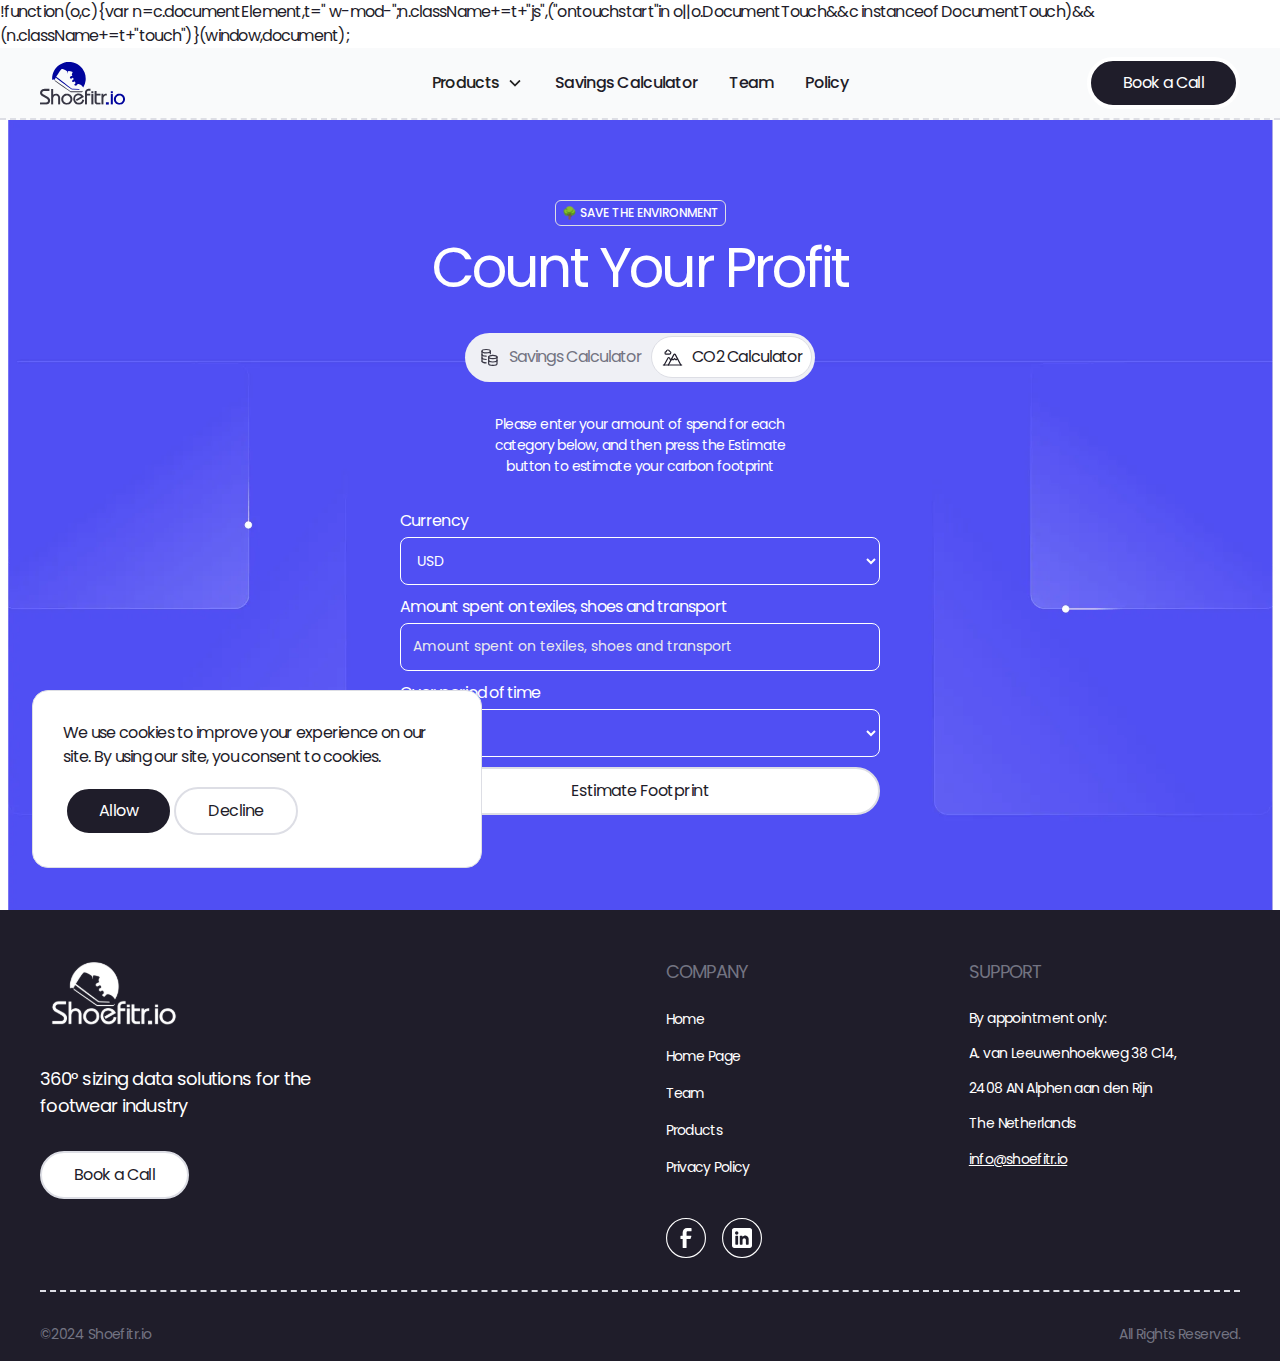
<file: form-playground.html>
<!DOCTYPE html><!--  Last Published: Wed Oct 16 2024 07:18:24 GMT+0000 (Coordinated Universal Time)  -->
<html data-wf-page="662a0ea916690044c117392e" data-wf-site="661e51f97cf55e4c27822fac">
<head>
  <meta charset="utf-8">
  <title>Form Playground</title>
  <meta content="Form Playground" property="og:title">
  <meta content="Form Playground" property="twitter:title">
  <meta content="width=device-width, initial-scale=1" name="viewport">
  <link href="css/normalize.css" rel="stylesheet" type="text/css">
  <link href="css/webflow.css" rel="stylesheet" type="text/css">
  <link href="css/shoefitr.webflow.css" rel="stylesheet" type="text/css">
  <scrip type="text/javascript">!function(o,c){var n=c.documentElement,t=" w-mod-";n.className+=t+"js",("ontouchstart"in o||o.DocumentTouch&&c instanceof DocumentTouch)&&(n.className+=t+"touch")}(window,document);</script>
  <link href="images/favicon.ico" rel="shortcut icon" type="image/x-icon">
  <link href="images/webclip.png" rel="apple-touch-icon"><!--  Finsweet Cookie Consent  -->
  <script type="text/javascript">
(function() {
    window.sib = {
        equeue: [],
        client_key: "4cj23ymx8kpeet3z2bmdbwxs"
    };
    /* OPTIONAL: email for identify request*/
    // window.sib.email_id = 'example@domain.com';
    window.sendinblue = {};
    for (var j = ['track', 'identify', 'trackLink', 'page'], i = 0; i < j.length; i++) {
    (function(k) {
        window.sendinblue[k] = function() {
            var arg = Array.prototype.slice.call(arguments);
            (window.sib[k] || function() {
                    var t = {};
                    t[k] = arg;
                    window.sib.equeue.push(t);
                })(arg[0], arg[1], arg[2], arg[3]);
            };
        })(j[i]);
    }
    var n = document.createElement("script"),
        i = document.getElementsByTagName("script")[0];
    n.type = "text/javascript", n.id = "sendinblue-js", n.async = !0, n.src = "https://sibautomation.com/sa.js?key=" + window.sib.client_key, i.parentNode.insertBefore(n, i), window.sendinblue.page();
})();
</script>
  <!--  Leadinfo tracking code  -->
  <script>
(function(l,e,a,d,i,n,f,o){if(!l[i]){l.GlobalLeadinfoNamespace=l.GlobalLeadinfoNamespace||[];
l.GlobalLeadinfoNamespace.push(i);l[i]=function(){(l[i].q=l[i].q||[]).push(arguments)};l[i].t=l[i].t||n;
l[i].q=l[i].q||[];o=e.createElement(a);f=e.getElementsByTagName(a)[0];o.async=1;o.src=d;f.parentNode.insertBefore(o,f);}
}(window,document,'script','https://cdn.leadinfo.net/ping.js','leadinfo','LI-6617957F30C9F'));
</script>
  <!--  Google tag (gtag.js)  -->
  <script>
			document.addEventListener("DOMContentLoaded", () => {
  const cookiesBanner = document.getElementById("cookies-banner");
  const allowCookies = document.getElementById("allow-cookies");
  const declineCookies = document.getElementById("decline-cookies");

  // Show the banner only if the user hasn't made a choice
  if (!localStorage.getItem("cookiesAccepted")) {
    cookiesBanner.classList.add("active-cookie");
  }

  // Allow cookies
  allowCookies.addEventListener("click", () => {
    localStorage.setItem("cookiesAccepted", "true");
    cookiesBanner.classList.remove("active-cookie");
  });

  // Decline cookies
  declineCookies.addEventListener("click", () => {
    localStorage.setItem("cookiesAccepted", "false");
    cookiesBanner.classList.remove("active-cookie");
  });
});

		</script>
</head>
<body>
  <div class="global-styles w-embed">
    <style>
/* Make text look crisper and more legible in all browsers */
body {
  -webkit-font-smoothing: antialiased;
  -moz-osx-font-smoothing: grayscale;
  font-smoothing: antialiased;
  text-rendering: optimizeLegibility;
}
/* Focus state style for keyboard navigation for the focusable elements */
*[tabindex]:focus-visible,
  input[type="file"]:focus-visible {
   outline: 0.125rem solid #4d65ff;
   outline-offset: 0.125rem;
}
/* Set color style to inherit */
.inherit-color * {
    color: inherit;
}
/* Get rid of top margin on first element in any rich text element */
.w-richtext > :not(div):first-child, .w-richtext > div:first-child > :first-child {
  margin-top: 0 !important;
}
/* Get rid of bottom margin on last element in any rich text element */
.w-richtext>:last-child, .w-richtext ol li:last-child, .w-richtext ul li:last-child {
	margin-bottom: 0 !important;
}
/* Make sure containers never lose their center alignment */
.container-medium,.container-small, .container-large {
	margin-right: auto !important;
  margin-left: auto !important;
}
/* 
Make the following elements inherit typography styles from the parent and not have hardcoded values. 
Important: You will not be able to style for example "All Links" in Designer with this CSS applied.
Uncomment this CSS to use it in the project. Leave this message for future hand-off.
*/
/*
a,
.w-input,
.w-select,
.w-tab-link,
.w-nav-link,
.w-dropdown-btn,
.w-dropdown-toggle,
.w-dropdown-link {
  color: inherit;
  text-decoration: inherit;
  font-size: inherit;
}
*/
/* Apply "..." after 3 lines of text */
.text-style-3lines {
	display: -webkit-box;
	overflow: hidden;
	-webkit-line-clamp: 3;
	-webkit-box-orient: vertical;
}
/* Apply "..." after 2 lines of text */
.text-style-2lines {
	display: -webkit-box;
	overflow: hidden;
	-webkit-line-clamp: 2;
	-webkit-box-orient: vertical;
}
/* Adds inline flex display */
.display-inlineflex {
  display: inline-flex;
}
/* These classes are never overwritten */
.hide {
  display: none !important;
}
@media screen and (max-width: 991px) {
    .hide, .hide-tablet {
        display: none !important;
    }
}
  @media screen and (max-width: 767px) {
    .hide-mobile-landscape{
      display: none !important;
    }
}
  @media screen and (max-width: 479px) {
    .hide-mobile{
      display: none !important;
    }
}
.margin-0 {
  margin: 0rem !important;
}
.padding-0 {
  padding: 0rem !important;
}
.spacing-clean {
padding: 0rem !important;
margin: 0rem !important;
}
.margin-top {
  margin-right: 0rem !important;
  margin-bottom: 0rem !important;
  margin-left: 0rem !important;
}
.padding-top {
  padding-right: 0rem !important;
  padding-bottom: 0rem !important;
  padding-left: 0rem !important;
}
.margin-right {
  margin-top: 0rem !important;
  margin-bottom: 0rem !important;
  margin-left: 0rem !important;
}
.padding-right {
  padding-top: 0rem !important;
  padding-bottom: 0rem !important;
  padding-left: 0rem !important;
}
.margin-bottom {
  margin-top: 0rem !important;
  margin-right: 0rem !important;
  margin-left: 0rem !important;
}
.padding-bottom {
  padding-top: 0rem !important;
  padding-right: 0rem !important;
  padding-left: 0rem !important;
}
.margin-left {
  margin-top: 0rem !important;
  margin-right: 0rem !important;
  margin-bottom: 0rem !important;
}
.padding-left {
  padding-top: 0rem !important;
  padding-right: 0rem !important;
  padding-bottom: 0rem !important;
}
.margin-horizontal {
  margin-top: 0rem !important;
  margin-bottom: 0rem !important;
}
.padding-horizontal {
  padding-top: 0rem !important;
  padding-bottom: 0rem !important;
}
.margin-vertical {
  margin-right: 0rem !important;
  margin-left: 0rem !important;
}
.padding-vertical {
  padding-right: 0rem !important;
  padding-left: 0rem !important;
}
.tabs-menu {
    /* Hide scrollbar for Firefox */
    scrollbar-width: none; 
    /* Hide scrollbar for WebKit browsers */
    -webkit-scrollbar {
        display: none;
    }
    /* For WebKit-based browsers */
    -webkit-overflow-scrolling: touch;
    /* For Internet Explorer and Edge */
    -ms-overflow-style: -ms-autohiding-scrollbar;
}
</style>
  </div>
  <div data-animation="default" class="navbar2_component w-nav" data-easing2="ease" fs-scrolldisable-element="smart-nav" data-easing="ease" data-collapse="medium" data-w-id="0de976da-f57c-8a2c-a105-c816e051d04f" role="banner" data-no-scroll="1" data-duration="400" id="nav" data-doc-height="1">
    <div class="padding-global max-width-full">
      <div class="container-large">
        <div class="navbar2_container">
          <a href="index.html" class="navbar2_logo-link w-nav-brand">
            <div class="icon-embed-custom-2 w-embed"><svg xmlns="http://www.w3.org/2000/svg" width="100%" height="100%" viewbox="0 0 85 43" fill="none" preserveaspectratio="xMidYMid meet" aria-hidden="true" role="img">
                <g clip-path="url(#clip0_4291_16198)">
                  <path fill-rule="evenodd" clip-rule="evenodd" d="M30.9173 0.117578C34.0727 0.468933 37.0467 1.62049 39.6143 3.75662C41.8441 5.61281 43.5294 7.8889 44.5835 10.5955C45.6163 13.2471 45.9329 15.9981 45.5893 18.8301C45.3161 21.0763 44.5922 23.1613 43.4744 25.1179C43.1993 25.6005 43.1655 25.5899 42.8721 25.1159C41.8759 23.5078 40.4589 22.4653 38.6182 22.0367C37.9676 21.8852 37.4019 22.1584 36.9531 22.64C36.7243 22.8852 36.5177 23.1516 36.3112 23.4171C36.0602 23.7375 35.7426 23.7636 35.4077 23.6082C35.0399 23.4364 34.7127 23.1999 34.454 22.8785C34.2542 22.6304 34.2822 22.4151 34.5293 22.2172C34.7388 22.0493 34.9637 21.8949 35.1461 21.7008C35.7108 21.1004 35.3874 19.8456 34.6104 19.5628C34.2822 19.4431 34.0351 19.6168 33.7899 19.779C33.5486 19.9373 33.3092 20.0773 33.0052 20.0367C32.5187 19.973 32.2629 19.7076 32.1586 19.1516C32.0611 18.6284 32.2542 18.1776 32.6818 17.946C32.7996 17.8823 32.925 17.8321 33.0447 17.7713C33.315 17.6332 33.6992 17.5454 33.6596 17.1689C33.6084 16.6863 33.426 16.2153 33.011 15.9122C32.8034 15.7606 32.566 15.9083 32.3662 16.0125C32.0804 16.1612 31.8092 16.3378 31.5293 16.4981C31.0129 16.7963 30.5158 16.7442 30.2194 16.3639C29.8034 15.8291 29.8024 15.1737 30.2349 14.749C30.5756 14.4141 31.0022 14.2094 31.4414 14.0328C31.5283 13.998 31.6229 13.9816 31.7107 13.9479C32.3005 13.721 32.4077 13.5724 32.0795 13.0337C31.6519 12.333 31.8227 11.7635 32.2561 11.1795C32.3362 11.0723 32.3932 10.9478 32.454 10.8281C32.6779 10.3918 32.5862 10.0704 32.1403 9.86962C31.038 9.37444 29.8738 9.13119 28.6702 9.05687C28.3304 9.03563 28.1904 9.18042 28.0958 9.52213C27.8999 10.2345 28.0119 10.9633 27.8709 11.6853C27.62 11.2538 27.6412 10.7586 27.5543 10.2972C27.4491 9.7451 27.1788 9.38988 26.7358 9.08004C25.6856 8.34547 24.5833 7.71226 23.3805 7.26631C23.0543 7.14565 22.7145 7.05009 22.3738 6.98059C21.9838 6.90144 21.6585 7.00569 21.3622 7.3165C20.4288 8.29624 19.6932 9.42174 18.9461 10.5357C18.1006 11.7953 17.3177 13.0975 16.4741 14.3591C16.2434 14.7036 16.2974 14.9015 16.5938 15.1245C18.4616 16.529 20.3274 17.9353 22.1923 19.3446C23.7773 20.5425 25.3593 21.7443 26.9424 22.9441L31.5283 26.3959C31.9144 26.7009 32.3497 26.7965 32.8401 26.8225L38.9657 27.0735C39.1124 27.0918 39.2523 27.1449 39.3633 27.2549C39.4541 27.3447 39.5255 27.4412 39.4743 27.5754C39.4299 27.6941 39.3247 27.726 39.2118 27.7241L33.4434 27.5735C32.9328 27.5484 32.4221 27.5214 31.9135 27.4779C31.5911 27.4499 31.3246 27.2646 31.1026 27.0542L27.1074 24.1574C25.6537 23.0966 24.2078 22.0252 22.7628 20.9537C20.7763 19.4817 18.7936 18.0048 16.8081 16.5319C16.5059 16.3079 16.1932 16.0975 15.9036 15.8591C15.7357 15.7201 15.6565 15.7104 15.5503 15.9228C15.2434 16.5348 14.9036 17.1313 14.6024 17.7462C14.4924 17.972 14.3766 18.0029 14.2173 17.8436C13.7849 17.4141 13.3138 17.5406 12.8322 17.722C12.2366 17.9469 12.1671 17.8948 12.1613 17.2577C12.1526 16.2751 12.1236 15.2886 12.2762 14.3156C12.476 13.0415 12.8148 11.7992 13.282 10.5936C14.2636 8.06168 15.8109 5.92266 17.8264 4.12245C19.2502 2.8512 20.8535 1.85119 22.6344 1.14751C23.8854 0.653298 25.1614 0.262367 26.508 0.122404C28.0012 -0.0330029 29.4771 -0.0387945 30.9163 0.120474L30.9173 0.117578Z" fill="#00049D"></path>
                  <path fill-rule="evenodd" clip-rule="evenodd" d="M36.3603 30.1461C34.6229 30.1461 32.8854 30.1432 31.1479 30.1499C30.8815 30.1509 30.6518 30.0949 30.4307 29.9405C28.8767 28.8555 27.3168 27.7793 25.7618 26.6972C24.0648 25.5148 22.3679 24.3323 20.6748 23.1431C18.8495 21.8603 17.0271 20.5736 15.2086 19.2821C14.9209 19.0774 14.6699 18.8294 14.6168 18.4519C14.6024 18.3487 14.5792 18.227 14.7008 18.1653C14.8031 18.1131 14.8784 18.1865 14.9528 18.2444C17.0271 19.8467 19.2125 21.2946 21.3582 22.7966C23.0851 24.0061 24.8274 25.1943 26.5571 26.398C27.8583 27.3034 29.1547 28.2165 30.4452 29.1364C30.6209 29.2619 30.7898 29.3246 31.0012 29.3246C34.6238 29.3218 38.2474 29.3227 41.8701 29.3227C42.2513 29.3227 42.4869 29.1982 42.8044 28.8835C42.9154 28.7812 42.9733 28.7194 43.0795 28.7899C43.2108 28.8768 43.1152 28.9656 43.0525 29.0573C42.817 29.4057 42.5148 29.6924 42.2185 29.9859C42.0477 30.1557 41.8295 30.1461 41.6123 30.1461C39.8613 30.1461 38.1104 30.1461 36.3594 30.1461H36.3603Z" fill="#373644"></path>
                  <path d="M9.40937 26.8691V28.9956H3.76838C3.61394 29.0265 3.46336 29.0728 3.31761 29.1346C3.17089 29.1964 3.03671 29.2736 2.91316 29.3653C2.80505 29.4425 2.70466 29.5352 2.61296 29.6423C2.5203 29.7504 2.43536 29.8662 2.35813 29.9888C2.29636 30.0969 2.24616 30.2205 2.20755 30.3585C2.16894 30.4975 2.15736 30.6356 2.1728 30.7746C2.18825 30.9136 2.21914 31.0439 2.26547 31.1674C2.3118 31.291 2.36586 31.4145 2.42763 31.5371C2.53574 31.707 2.66219 31.8605 2.80891 31.9995C2.95563 32.1385 3.11297 32.2533 3.28286 32.346L7.97596 34.9117C8.42288 35.2051 8.81574 35.5555 9.15454 35.9638C9.49335 36.3721 9.76362 36.8229 9.96343 37.3161C9.99432 37.5005 10.0213 37.6858 10.0445 37.8712C10.0677 38.0555 10.0793 38.2486 10.0793 38.4494V38.7032C10.0793 38.7496 10.0754 38.792 10.0677 38.8306C10.06 38.8692 10.0561 38.9117 10.0561 38.958C10.0098 39.3895 9.90552 39.8017 9.74432 40.1945C9.58215 40.5874 9.37076 40.9542 9.10821 41.293C8.83118 41.6164 8.50299 41.8789 8.12558 42.0787C7.74816 42.2795 7.34275 42.4108 6.91224 42.4716C6.88135 42.487 6.8466 42.4948 6.80799 42.4948H0V40.5073H6.24235C6.42768 40.4918 6.60818 40.4455 6.78579 40.3683C6.96243 40.2911 7.12846 40.1984 7.2829 40.0903C7.40645 40.0131 7.50974 39.9214 7.59468 39.8123C7.67962 39.7052 7.75298 39.5893 7.81476 39.4658C7.84565 39.3886 7.87268 39.3123 7.89584 39.2341C7.91901 39.1579 7.93059 39.0806 7.93059 39.0034C7.94604 38.9262 7.95376 38.8499 7.95376 38.7727V38.542C7.93831 38.3885 7.91515 38.238 7.88426 38.0912C7.85337 37.9445 7.79932 37.8104 7.7221 37.6868C7.61399 37.5179 7.48271 37.3557 7.32923 37.2013C7.17479 37.0478 7.01359 36.9165 6.84371 36.8084C5.99621 36.2688 5.13326 35.7495 4.25487 35.2476C3.37649 34.7466 2.48265 34.2649 1.57338 33.8026C1.23457 33.4947 0.94113 33.152 0.694989 32.7746C0.447882 32.3972 0.255794 31.9927 0.116797 31.5603C0.101353 31.4676 0.0897694 31.3721 0.0820473 31.2717C0.0743252 31.1713 0.0704641 31.068 0.0704641 30.9589V30.7852C0.0704641 30.7311 0.0781862 30.6732 0.0936304 30.6114C0.0936304 30.5651 0.0974915 30.5149 0.105214 30.4608C0.112936 30.4068 0.124519 30.3489 0.139963 30.2871C0.170851 30.0718 0.213323 29.8556 0.267378 29.6394C0.321432 29.4242 0.394792 29.2157 0.487457 29.0159C0.749043 28.6153 1.05407 28.2639 1.4006 27.9637C1.74712 27.6635 2.13612 27.4203 2.56856 27.2359C2.79926 27.1432 3.03864 27.0708 3.28479 27.0168C3.53093 26.9627 3.77803 26.928 4.02418 26.9125L4.30121 26.8662H9.41034L9.40937 26.8691Z" fill="#373644"></path>
                  <path d="M13.1535 27.0542V32.9259C13.5077 32.6025 13.9045 32.3332 14.3436 32.117C14.7828 31.9008 15.2413 31.755 15.7191 31.6778C15.7809 31.6624 15.8379 31.6546 15.8929 31.6546H16.0666C16.2211 31.6546 16.3707 31.6662 16.5174 31.6894C16.6641 31.7126 16.8138 31.7396 16.9682 31.7705C17.4151 31.8786 17.8234 32.0475 18.1931 32.2792C18.5628 32.5108 18.8939 32.7956 19.1873 33.1344C19.4952 33.535 19.7308 33.9751 19.8929 34.452C20.0551 34.9298 20.1275 35.4153 20.113 35.9085V42.4974H18.1477V35.3999C18.1323 35.2309 18.0898 35.0649 18.0203 34.9027C17.9508 34.7406 17.8543 34.5832 17.7317 34.4288C17.5309 34.1209 17.2732 33.8825 16.9576 33.7126C16.6419 33.5427 16.2983 33.451 15.9286 33.4346C15.7278 33.4346 15.5319 33.4577 15.3388 33.5041C15.1458 33.5504 14.9653 33.6199 14.7954 33.7126C14.5946 33.7744 14.4141 33.867 14.2519 33.9896C14.0898 34.1132 13.9469 34.2522 13.8243 34.4056C13.6081 34.729 13.4469 35.0765 13.3388 35.4462C13.2307 35.8159 13.1689 36.202 13.1535 36.6026V42.4974H11.165V27.0552H13.1535V27.0542Z" fill="#373644"></path>
                  <path d="M27.1636 31.7002C27.4252 31.7002 27.6916 31.7233 27.9609 31.7697C28.2302 31.816 28.4889 31.8855 28.7351 31.9782C29.1202 32.1172 29.486 32.2938 29.8335 32.51C30.1801 32.7262 30.4996 32.9801 30.793 33.2726C31.0855 33.566 31.3442 33.8894 31.5671 34.2436C31.7901 34.5989 31.9639 34.9763 32.0874 35.3769C32.211 35.762 32.2911 36.1626 32.3307 36.5786C32.3693 36.9946 32.3731 37.4107 32.3422 37.8267C32.3114 38.2273 32.2264 38.6211 32.0884 39.0053C31.9494 39.3904 31.7727 39.7601 31.5565 40.1153C31.3403 40.4696 31.0864 40.7978 30.794 41.098C30.5005 41.3982 30.1772 41.6646 29.8229 41.8953C29.4841 42.096 29.1183 42.2572 28.7244 42.3808C28.3316 42.5043 27.9349 42.5806 27.5343 42.6115C27.4571 42.6269 27.3837 42.6385 27.3142 42.6462C27.2447 42.654 27.1713 42.6578 27.0941 42.6578C27.0169 42.6733 26.9435 42.681 26.875 42.681H26.6549C26.3924 42.681 26.1346 42.6655 25.8808 42.6347C25.6269 42.6038 25.3682 42.5574 25.1066 42.4957C24.7215 42.3721 24.347 42.207 23.985 41.9986C23.623 41.7901 23.2871 41.5555 22.9792 41.2929C22.6867 41.0005 22.4203 40.68 22.1819 40.3335C21.9425 39.9869 21.7466 39.6211 21.5921 39.235C21.484 38.9271 21.3991 38.6192 21.3373 38.3103C21.2755 38.0024 21.2446 37.6858 21.2446 37.3624V37.0854C21.2446 37.0545 21.2485 37.0159 21.2562 36.9695C21.2639 36.9232 21.2678 36.8769 21.2678 36.8305C21.2987 36.4145 21.3798 36.0062 21.511 35.6056C21.6414 35.205 21.8074 34.8276 22.0082 34.4724C22.2234 34.1182 22.4667 33.79 22.736 33.4898C23.0053 33.1896 23.3103 32.9164 23.6491 32.6693C24.0033 32.4386 24.373 32.2494 24.7591 32.1027C25.1443 31.956 25.5371 31.8527 25.9387 31.7909C26.1385 31.76 26.3431 31.7369 26.5516 31.7214C26.7601 31.706 26.9638 31.706 27.1646 31.7214V31.6982L27.1636 31.7002ZM27.4406 33.5728C27.3789 33.5728 27.321 33.5689 27.2669 33.5612C27.2128 33.5535 27.1627 33.5496 27.1163 33.5496C27.0545 33.5342 26.9966 33.5264 26.9426 33.5264H26.7688C26.6916 33.5264 26.6144 33.5303 26.5381 33.538C26.4609 33.5458 26.3837 33.5496 26.3065 33.5496C26.2292 33.5651 26.152 33.5805 26.0748 33.5959C25.9976 33.6114 25.9204 33.6346 25.8431 33.6654C25.5343 33.7427 25.2495 33.8614 24.9879 34.0236C24.7254 34.1857 24.4869 34.3894 24.2717 34.6365C24.0864 34.8373 23.9252 35.0448 23.7862 35.261C23.6472 35.4772 23.5323 35.7157 23.4396 35.9772C23.3779 36.2398 23.3315 36.5091 23.3006 36.7861C23.2697 37.0632 23.262 37.3412 23.2775 37.6182C23.2929 37.8807 23.3392 38.1423 23.4165 38.4039C23.4937 38.6655 23.5931 38.9126 23.7167 39.1433C23.8402 39.3904 23.9937 39.6095 24.179 39.8026C24.3644 39.9956 24.5642 40.1761 24.7804 40.346C25.012 40.5005 25.2543 40.6269 25.5092 40.7273C25.763 40.8277 26.0217 40.8933 26.2833 40.9242C26.376 40.9397 26.4686 40.9512 26.5603 40.959C26.653 40.9667 26.737 40.9705 26.8142 40.9705C26.9986 40.9705 27.1839 40.9551 27.3692 40.9242C27.5545 40.8933 27.7312 40.847 27.9011 40.7852C28.1627 40.709 28.4059 40.6009 28.6289 40.4619C28.8519 40.3229 29.0642 40.1539 29.265 39.9532C29.4648 39.7833 29.6424 39.5835 29.7968 39.3518C29.9513 39.1201 30.0739 38.8817 30.1665 38.6356C30.2438 38.4502 30.2978 38.2659 30.3287 38.0806C30.3596 37.8952 30.375 37.7031 30.375 37.5024V37.2601C30.375 37.1751 30.3673 37.095 30.3519 37.0178C30.3673 36.7398 30.3442 36.4705 30.2824 36.2089C30.2206 35.9473 30.1279 35.6925 30.0053 35.4464C29.8818 35.1848 29.7283 34.9492 29.543 34.7417C29.3577 34.5342 29.1578 34.3527 28.9416 34.1983C28.7254 34.0293 28.4908 33.8942 28.236 33.7938C27.9822 33.6934 27.7157 33.6288 27.4387 33.5969V33.5737L27.4406 33.5728Z" fill="#373644"></path>
                  <path d="M38.0977 31.5854H38.4674C38.591 31.5854 38.7136 31.5931 38.8371 31.6086C39.0833 31.624 39.3342 31.6511 39.5881 31.6897C39.842 31.7283 40.0852 31.7862 40.3159 31.8634C40.6701 31.9715 41.0167 32.1144 41.3565 32.291C41.6953 32.4686 42.0109 32.6723 42.3043 32.904C42.6277 33.1974 42.9173 33.5131 43.1711 33.8519C43.426 34.1907 43.6451 34.5613 43.8304 34.9619L36.7792 38.9842L35.8776 37.4117L41.0331 34.4301C40.8941 34.2756 40.7445 34.1289 40.5823 33.9909C40.4201 33.8519 40.2319 33.7293 40.0157 33.6212C39.7995 33.5285 39.5726 33.4513 39.3342 33.3895C39.0948 33.3287 38.8526 33.2891 38.6064 33.2737C38.3748 33.2737 38.1479 33.293 37.9249 33.3316C37.701 33.3702 37.4819 33.4281 37.2657 33.5053C36.7879 33.6598 36.3718 33.9214 36.0176 34.2911C35.6624 34.6607 35.4085 35.0922 35.255 35.5855C35.2241 35.6936 35.1971 35.8056 35.1739 35.9204C35.1508 36.0362 35.1315 36.1482 35.116 36.2554C35.1006 36.3635 35.0929 36.4745 35.0929 36.5903V36.9253C35.1083 37.2805 35.1662 37.6231 35.2666 37.9542C35.367 38.2853 35.5099 38.6058 35.6942 38.9137C35.8631 39.2071 36.0755 39.4803 36.3303 39.7342C36.5842 39.988 36.8583 40.2081 37.1508 40.3934C37.4124 40.5324 37.6856 40.6319 37.9713 40.6936C38.256 40.7554 38.5456 40.7863 38.8381 40.7863C39.007 40.7863 39.173 40.7786 39.3352 40.7631C39.4974 40.7477 39.6547 40.7168 39.8091 40.6705C40.0244 40.5942 40.2329 40.5015 40.4337 40.3934C40.6335 40.2853 40.8265 40.1695 41.0119 40.0469C41.2117 39.9079 41.3893 39.7506 41.5437 39.573C41.6972 39.3963 41.8285 39.2071 41.9366 39.0064C42.0292 38.7757 42.1016 38.5401 42.1557 38.3017C42.2097 38.0633 42.2445 37.8201 42.2599 37.5729L44.202 37.9658C44.1712 38.3664 44.0939 38.7438 43.9704 39.0981C43.8468 39.4533 43.6847 39.7911 43.4849 40.1154C43.2841 40.4388 43.0534 40.7361 42.7908 41.0054C42.5292 41.2757 42.2435 41.518 41.9356 41.7332C41.6122 41.9494 41.2763 42.1261 40.9298 42.2651C40.5833 42.4041 40.2242 42.4958 39.8545 42.5421C39.7618 42.5576 39.6692 42.573 39.5775 42.5884C39.4848 42.6039 39.3921 42.6193 39.3004 42.6348H38.7223C38.5379 42.6348 38.3526 42.6271 38.1672 42.6116C37.9819 42.5962 37.7975 42.573 37.6122 42.5421C37.2425 42.5112 36.8796 42.4234 36.5253 42.2767C36.1711 42.1309 35.839 41.9494 35.5311 41.7332C34.9606 41.2554 34.4867 40.6965 34.1093 40.0566C33.7318 39.4176 33.4577 38.7351 33.2888 38.0112C33.2733 37.8876 33.2656 37.7679 33.2656 37.6531V37.0517C33.2656 36.9668 33.2733 36.8857 33.2888 36.8085C33.2888 36.6395 33.3004 36.4658 33.3235 36.2882C33.3467 36.1115 33.3737 35.9455 33.4046 35.7911C33.4818 35.4214 33.59 35.0623 33.728 34.7158C33.867 34.3692 34.0359 34.0343 34.2367 33.71C34.4519 33.402 34.7029 33.1202 34.9877 32.8663C35.2724 32.6125 35.5852 32.3924 35.924 32.208C36.2628 32.0227 36.6132 31.8808 36.9761 31.7804C37.3381 31.68 37.7116 31.6231 38.0977 31.6067V31.5835V31.5854Z" fill="#373644"></path>
                  <path d="M48.6862 26.8227C48.8561 26.8073 49.0134 26.7957 49.1601 26.7879C49.3069 26.7802 49.4565 26.7764 49.6109 26.7764C49.7654 26.7764 49.915 26.7802 50.0617 26.7879C50.2084 26.7957 50.358 26.815 50.5125 26.8459V28.6258H48.802L48.0858 28.7416C47.9468 28.8189 47.8165 28.8999 47.6929 28.9839C47.5694 29.0689 47.4536 29.1654 47.3464 29.2725C47.2846 29.3343 47.2306 29.3922 47.1852 29.4463C47.1389 29.5003 47.1003 29.566 47.0694 29.6432C47.0539 29.6895 47.0424 29.732 47.0346 29.7706C47.0269 29.8092 47.0153 29.8517 46.9999 29.898C46.9844 29.9444 46.9729 29.9868 46.9651 30.0254C46.9574 30.064 46.9536 30.1065 46.9536 30.1529V31.7253H50.2827V33.621H46.9536V42.4986H44.9883V30.2233C45.0037 30.0225 45.0346 29.8227 45.0809 29.622C45.1273 29.4222 45.1968 29.2291 45.2894 29.0438C45.3667 28.8285 45.4661 28.6316 45.5896 28.454C45.7132 28.2773 45.8512 28.1113 46.0057 27.9569C46.1591 27.8034 46.3213 27.6721 46.4912 27.564C46.6601 27.4569 46.8454 27.3555 47.0462 27.2638C47.3078 27.1557 47.5781 27.0669 47.8551 26.9984C48.1321 26.9289 48.4101 26.8787 48.6872 26.8478V26.8246L48.6862 26.8227Z" fill="#373644"></path>
                  <path d="M53.379 31.793H51.3442V42.5431H53.379V31.793Z" fill="#373644"></path>
                  <path d="M56.5915 29.0186V31.7927H60.521V33.5727H56.6378V39.6528C56.6378 39.6992 56.6417 39.7339 56.6494 39.7571C56.6571 39.7803 56.661 39.8073 56.661 39.8382C56.6918 39.9617 56.7343 40.0776 56.7884 40.1847C56.8424 40.2928 56.9158 40.3855 57.0075 40.4617C57.131 40.5544 57.2729 40.6239 57.4351 40.6693C57.5973 40.7156 57.7546 40.7465 57.909 40.7619L60.4747 40.7388V42.4955H57.2613C57.0606 42.4801 56.8598 42.4415 56.66 42.3797C56.4592 42.3189 56.2749 42.234 56.105 42.1258C55.9042 42.0177 55.716 41.8874 55.5384 41.733C55.3607 41.5795 55.2111 41.4019 55.0876 41.2011C54.9795 41.0322 54.8907 40.8585 54.8221 40.6808C54.7526 40.5042 54.7024 40.3227 54.6716 40.1374C54.6561 40.0447 54.6445 39.9569 54.6368 39.872C54.6291 39.787 54.6252 39.7069 54.6252 39.6297C54.6098 39.5525 54.6021 39.4714 54.6021 39.3874V29.0195H56.5905L56.5915 29.0186Z" fill="#373644"></path>
                  <path d="M66.7864 31.7234V33.4338C66.5557 33.4338 66.324 33.4454 66.0933 33.4685C65.8616 33.4917 65.6387 33.5342 65.4225 33.596C65.2217 33.6577 65.0335 33.7388 64.8558 33.8382C64.6782 33.9386 64.5055 34.0583 64.3356 34.1964C64.1811 34.3508 64.0421 34.5168 63.9195 34.6935C63.796 34.8711 63.6956 35.067 63.6184 35.2832C63.5566 35.5294 63.5103 35.7726 63.4794 36.011C63.4485 36.2504 63.433 36.4927 63.433 36.7389V42.4957H61.4678V31.7919H63.3172V33.1095C63.4408 32.956 63.5749 32.8015 63.7217 32.6471C63.8684 32.4936 64.0334 32.3624 64.2188 32.2542C64.3887 32.1471 64.573 32.0544 64.7738 31.9772C64.9736 31.9 65.1744 31.8469 65.3742 31.8151C65.5277 31.7842 65.6782 31.7571 65.825 31.734C65.9717 31.7108 66.1213 31.6992 66.2757 31.6992H66.4032C66.4418 31.6992 66.4842 31.7069 66.5306 31.7224C66.5769 31.7224 66.6184 31.7262 66.658 31.734C66.6966 31.7417 66.7391 31.7456 66.7854 31.7456V31.7224L66.7864 31.7234Z" fill="#373644"></path>
                  <path d="M72.8424 31.793H70.8076V42.5431H72.8424V31.793Z" fill="#00049D"></path>
                  <path d="M72.8424 29.1479H70.8076V30.9086H72.8424V29.1479Z" fill="#00049D"></path>
                  <path d="M68.7999 40.2021H65.9341V42.6819H68.7999V40.2021Z" fill="#00049D"></path>
                  <path d="M53.379 29.1479H51.3442V30.9086H53.379V29.1479Z" fill="#373644"></path>
                  <path d="M79.8013 31.7002C80.0629 31.7002 80.3293 31.7233 80.5986 31.7697C80.8679 31.816 81.1266 31.8855 81.3727 31.9782C81.7579 32.1172 82.1237 32.2938 82.4702 32.51C82.8168 32.7262 83.1372 32.9801 83.4297 33.2726C83.7222 33.566 83.9809 33.8894 84.2039 34.2436C84.4268 34.5989 84.6006 34.9763 84.7241 35.3769C84.8477 35.762 84.9278 36.1626 84.9664 36.5786C85.005 36.9946 85.0089 37.4107 84.978 37.8267C84.9471 38.2273 84.8622 38.6211 84.7241 39.0053C84.5851 39.3904 84.4075 39.7601 84.1923 40.1153C83.9761 40.4696 83.7222 40.7978 83.4297 41.098C83.1363 41.3982 82.8129 41.6646 82.4587 41.8953C82.1189 42.096 81.7531 42.2572 81.3602 42.3808C80.9673 42.5043 80.5706 42.5806 80.17 42.6115C80.0928 42.6269 80.0194 42.6385 79.9499 42.6462C79.8804 42.654 79.8071 42.6578 79.7308 42.6578C79.6536 42.6733 79.5802 42.681 79.5107 42.681H79.2916C79.0291 42.681 78.7714 42.6655 78.5175 42.6347C78.2636 42.6038 78.0049 42.5574 77.7434 42.4957C77.3582 42.3721 76.9837 42.207 76.6217 41.9986C76.2597 41.7901 75.9238 41.5555 75.6159 41.2929C75.3225 41.0005 75.057 40.68 74.8186 40.3335C74.5792 39.9869 74.3833 39.6211 74.2288 39.235C74.1207 38.9271 74.0358 38.6192 73.974 38.3103C73.9122 38.0024 73.8813 37.6858 73.8813 37.3624V37.0854C73.8813 37.0545 73.8852 37.0159 73.8929 36.9695C73.9007 36.9232 73.9045 36.8769 73.9045 36.8305C73.9354 36.4145 74.0165 36.0062 74.1468 35.6056C74.2781 35.205 74.4431 34.8276 74.6439 34.4724C74.8592 34.1182 75.1024 33.79 75.3717 33.4898C75.641 33.1896 75.946 32.9164 76.2848 32.6693C76.6391 32.4386 77.0088 32.2494 77.3949 32.1027C77.78 31.956 78.1729 31.8527 78.5735 31.7909C78.7733 31.76 78.9779 31.7369 79.1864 31.7214C79.3949 31.706 79.5986 31.706 79.7994 31.7214V31.6982L79.8013 31.7002ZM80.0783 33.5728C80.0165 33.5728 79.9586 33.5689 79.9046 33.5612C79.8505 33.5535 79.8003 33.5496 79.754 33.5496C79.6922 33.5342 79.6343 33.5264 79.5803 33.5264H79.4065C79.3293 33.5264 79.2521 33.5303 79.1758 33.538C79.0986 33.5458 79.0214 33.5496 78.9451 33.5496C78.8679 33.5651 78.7907 33.5805 78.7144 33.5959C78.6372 33.6114 78.56 33.6346 78.4827 33.6654C78.1739 33.7427 77.8891 33.8614 77.6275 34.0236C77.365 34.1857 77.1266 34.3894 76.9103 34.6365C76.725 34.8373 76.5638 35.0448 76.4248 35.261C76.2858 35.4772 76.17 35.7157 76.0783 35.9772C76.0165 36.2398 75.9702 36.5091 75.9393 36.7861C75.9084 37.0632 75.9007 37.3412 75.9161 37.6182C75.9316 37.8807 75.9779 38.1423 76.0551 38.4039C76.1323 38.6655 76.2318 38.9126 76.3553 39.1433C76.4789 39.3904 76.6323 39.6095 76.8177 39.8026C77.003 39.9956 77.2028 40.1761 77.419 40.346C77.6497 40.5005 77.893 40.6269 78.1468 40.7273C78.4007 40.8277 78.6594 40.8933 78.921 40.9242C79.0136 40.9397 79.1063 40.9512 79.198 40.959C79.2907 40.9667 79.3746 40.9705 79.4519 40.9705C79.6372 40.9705 79.8216 40.9551 80.0069 40.9242C80.1922 40.8933 80.3689 40.847 80.5388 40.7852C80.8003 40.709 81.0436 40.6009 81.2666 40.4619C81.4895 40.3229 81.7019 40.1539 81.9027 39.9532C82.1025 39.7833 82.2801 39.5835 82.4345 39.3518C82.588 39.1201 82.7116 38.8817 82.8042 38.6356C82.8805 38.4502 82.9345 38.2659 82.9664 38.0806C82.9973 37.8952 83.0127 37.7031 83.0127 37.5024V37.2601C83.0127 37.1751 83.005 37.095 82.9896 37.0178C83.005 36.7398 82.9818 36.4705 82.9201 36.2089C82.8583 35.9473 82.7656 35.6925 82.643 35.4464C82.5195 35.1848 82.366 34.9492 82.1807 34.7417C81.9953 34.5342 81.7955 34.3527 81.5793 34.1983C81.3631 34.0293 81.1285 33.8942 80.8747 33.7938C80.6208 33.6934 80.3544 33.6288 80.0774 33.5969V33.5737L80.0783 33.5728Z" fill="#00049D"></path>
                </g>
                <defs>
                  <clippath id="clip0_4291_16198">
                    <rect width="85" height="42.6819" fill="white"></rect>
                  </clippath>
                </defs>
              </svg></div>
          </a>
          <nav role="navigation" id="w-node-_0de976da-f57c-8a2c-a105-c816e051d055-e051d04f" class="navbar2_menu is-page-height-tablet w-nav-menu">
            <div data-hover="true" data-delay="200" data-w-id="0de976da-f57c-8a2c-a105-c816e051d058" class="navbar2_menu-dropdown w-dropdown">
              <div class="navbar2_dropdwn-toggle w-dropdown-toggle">
                <div>Products</div>
                <div class="dropdown-chevron w-embed"><svg width=" 100%" height=" 100%" viewbox="0 0 16 16" fill="none" xmlns="http://www.w3.org/2000/svg">
                    <path fill-rule="evenodd" clip-rule="evenodd" d="M2.55806 6.29544C2.46043 6.19781 2.46043 6.03952 2.55806 5.94189L3.44195 5.058C3.53958 4.96037 3.69787 4.96037 3.7955 5.058L8.00001 9.26251L12.2045 5.058C12.3021 4.96037 12.4604 4.96037 12.5581 5.058L13.4419 5.94189C13.5396 6.03952 13.5396 6.19781 13.4419 6.29544L8.17678 11.5606C8.07915 11.6582 7.92086 11.6582 7.82323 11.5606L2.55806 6.29544Z" fill="currentColor"></path>
                  </svg></div>
              </div>
              <nav class="navbar2_dropdown-list w-dropdown-list">
                <a href="products/app.html" class="navbar2_link is-icon w-inline-block">
                  <div class="icon-embed-xsmall w-embed"><svg xmlns="http://www.w3.org/2000/svg" width="100%" height="100%" viewbox="0 0 20 20" fill="none" preserveaspectratio="xMidYMid meet" aria-hidden="true" role="img">
                      <path d="M1.6665 12.9166L18.2982 12.9167" stroke="currentColor" stroke-linecap="round" stroke-linejoin="round"></path>
                      <path fill-rule="evenodd" clip-rule="evenodd" d="M1.6665 9.03817V13.3331C1.6665 14.2536 2.4127 14.9998 3.33317 14.9998H13.974C14.6553 14.9998 15.3341 14.9162 15.9951 14.751L16.7551 14.561C17.6825 14.3291 18.3332 13.4958 18.3332 12.5398V12.4128C18.3332 11.4197 17.6322 10.5646 16.6584 10.3699L14.8131 10.0008C14.3862 9.91544 13.9801 9.74724 13.6178 9.50572L9.56889 6.80646C9.32006 6.64058 9.00143 6.62075 8.73395 6.75449L7.74829 7.24732C7.58701 7.32795 7.45624 7.45872 7.37561 7.62L6.89683 8.57755C6.75567 8.85987 6.46712 9.03821 6.15148 9.03821H4.1665L3.67835 8.55005C3.45733 8.32904 3.15757 8.20487 2.84501 8.20488H2.49984C2.03962 8.20488 1.66653 8.57795 1.6665 9.03817Z" stroke="currentColor" stroke-linecap="round" stroke-linejoin="round"></path>
                    </svg></div>
                  <p class="txt-icon-link">WEB APP</p>
                </a>
                <a href="products/robot.html" class="navbar2_link is-icon w-inline-block">
                  <div class="icon-embed-xsmall-2 w-embed"><svg xmlns="http://www.w3.org/2000/svg" width="100%" height="100%" viewbox="0 0 20 20" fill="none" preserveaspectratio="xMidYMid meet" aria-hidden="true" role="img">
                      <rect x="2.5" y="2.5" width="15" height="15" rx="3" stroke="currentColor" stroke-linecap="round" stroke-linejoin="round"></rect>
                      <path fill-rule="evenodd" clip-rule="evenodd" d="M5.83231 9.99985C5.83331 10.5364 5.93848 11.0677 6.14198 11.5642L5.89228 11.814C5.25861 12.4472 5.25781 13.4741 5.8905 14.1084V14.1084C6.52377 14.7415 7.55034 14.7415 8.18361 14.1084L8.43513 13.8569C9.43742 14.2697 10.5622 14.2697 11.5645 13.8569L11.816 14.1084C12.4493 14.7415 13.4759 14.7415 14.1092 14.1084V14.1084C14.7418 13.4741 14.741 12.4472 14.1074 11.814L13.8577 11.5642C14.2706 10.5622 14.2706 9.43752 13.8577 8.43547L14.1074 8.18575C14.741 7.55249 14.7418 6.52558 14.1092 5.89134V5.89134C13.4759 5.25822 12.4493 5.25822 11.816 5.89134L11.5645 6.1428C10.5622 5.72998 9.43742 5.72998 8.43513 6.1428L8.18361 5.89134C7.55034 5.25822 6.52377 5.25822 5.8905 5.89134V5.89134C5.25781 6.52558 5.25861 7.55249 5.89228 8.18575L6.14198 8.43547C5.93848 8.93197 5.83331 9.46326 5.83231 9.99985Z" stroke="currentColor" stroke-linecap="round" stroke-linejoin="round"></path>
                      <circle cx="10.0002" cy="10.0002" r="1.66667" stroke="currentColor" stroke-linecap="round" stroke-linejoin="round"></circle>
                    </svg></div>
                  <p class="txt-icon-link">ROBOT</p>
                </a>
                <a href="products/3d-technology.html" class="navbar2_link is-icon w-inline-block">
                  <div class="icon-embed-xsmall-2 w-embed"><svg xmlns="http://www.w3.org/2000/svg" width="100%" height="100%" viewbox="0 0 20 20" fill="none" preserveaspectratio="xMidYMid meet" aria-hidden="true" role="img">
                      <path fill-rule="evenodd" clip-rule="evenodd" d="M13.3333 14.1668H3.33333C2.87333 14.1668 2.5 13.7935 2.5 13.3335V6.66683C2.5 6.20683 2.87333 5.8335 3.33333 5.8335H13.3333C13.7933 5.8335 14.1667 6.20683 14.1667 6.66683V13.3335C14.1667 13.7935 13.7933 14.1668 13.3333 14.1668Z" stroke="currentColor" stroke-width="1.1875" stroke-linecap="round" stroke-linejoin="round"></path>
                      <path d="M5.4165 16.6667H11.2498" stroke="currentColor" stroke-width="1.1875" stroke-linecap="round" stroke-linejoin="round"></path>
                      <path d="M13.9582 16.6667H16.6665C17.1265 16.6667 17.4998 16.2933 17.4998 15.8333V3.33333C17.4998 2.87333 17.1265 2.5 16.6665 2.5H11.2498C10.7898 2.5 10.4165 2.87333 10.4165 3.33333V5.15583" stroke="currentColor" stroke-width="1.1875" stroke-linecap="round" stroke-linejoin="round"></path>
                      <path d="M8.33317 14.1665V16.6665" stroke="currentColor" stroke-width="1.1875" stroke-linecap="round" stroke-linejoin="round"></path>
                    </svg></div>
                  <p class="txt-icon-link">3D printed Insoles &amp; Shoe last</p>
                </a>
              </nav>
            </div>
            <a href="https://www.shoefitr.io/#s_calc" class="navbar2_link w-nav-link">Savings Calculator</a>
            <a href="team.html" class="navbar2_link w-nav-link">Team</a>
            <a href="privacy-policy.html" class="navbar2_link w-nav-link">Policy</a>
            <div class="menu-btn-wrapper">
              <a href="https://outlook.office365.com/owa/calendar/Shoefitrio@NETORG6272538.onmicrosoft.com/bookings/" target="_blank" class="button w-button">Book a Call</a>
            </div>
          </nav>
          <div id="w-node-_0de976da-f57c-8a2c-a105-c816e051d071-e051d04f" class="navbar2_button-wrapper">
            <a href="https://outlook.office365.com/owa/calendar/Shoefitrio@NETORG6272538.onmicrosoft.com/bookings/" target="_blank" class="button hide-tablet w-button">Book a Call</a>
            <div class="navbar2_menu-button w-nav-button">
              <div class="menu-icon2">
                <div class="menu-icon2_line-top"></div>
                <div class="menu-icon2_line-middle">
                  <div class="menu-icon_line-middle-inner"></div>
                </div>
                <div class="menu-icon2_line-bottom"></div>
              </div>
            </div>
          </div>
        </div>
      </div>
    </div>
  </div>
  <div class="section_form">
    <div class="padding-global padding-section-medium">
      <div class="container-small calc">
        <div class="text-align-center align-center">
          <div class="margin-bottom margin-xsmall">
            <div class="tagline is-blue">🌳 Save the environment</div>
          </div>
          <div class="margin-bottom margin-medium">
            <h2 class="heading-style-h2">Count Your Profit</h2>
          </div>
        </div>
        <div data-current="Tab 2" data-easing="ease" data-duration-in="300" data-duration-out="100" class="tabs w-tabs">
          <div class="tabs-menu forms w-tab-menu">
            <a data-w-tab="Tab 1" class="tablink w-inline-block w-tab-link">
              <div class="icon-embed-xsmall w-embed"><svg width="21" height="20" viewbox="0 0 21 20" fill="none" xmlns="http://www.w3.org/2000/svg">
                  <path d="M3.00098 7.5C3.00098 8.42083 4.86598 9.16667 7.16764 9.16667" stroke="#373644" stroke-width="1.2" stroke-linecap="round" stroke-linejoin="round"></path>
                  <path d="M7.16681 12.4999C4.86598 12.4999 3.00098 11.7541 3.00098 10.8333" stroke="#373644" stroke-width="1.2" stroke-linecap="round" stroke-linejoin="round"></path>
                  <path d="M11.3323 4.16675H11.3331V6.66675" stroke="#373644" stroke-width="1.2" stroke-linecap="round" stroke-linejoin="round"></path>
                  <path d="M9.66748 13.3333C9.66748 14.2541 11.5325 14.9999 13.8341 14.9999C16.1358 14.9999 18.0008 14.2541 18.0008 13.3333" stroke="#373644" stroke-width="1.2" stroke-linecap="round" stroke-linejoin="round"></path>
                  <path d="M9.66748 10C9.66748 10.9208 11.5325 11.6667 13.8341 11.6667C16.1358 11.6667 18.0008 10.9208 18.0008 10" stroke="#373644" stroke-width="1.2" stroke-linecap="round" stroke-linejoin="round"></path>
                  <path d="M13.8335 8.33325C11.5335 8.33325 9.66679 9.07909 9.66846 9.99992" stroke="#373644" stroke-width="1.2" stroke-linecap="round" stroke-linejoin="round"></path>
                  <path d="M9.66748 10V16.6667C9.66748 17.5875 11.5325 18.3333 13.8341 18.3333" stroke="#373644" stroke-width="1.2" stroke-linecap="round" stroke-linejoin="round"></path>
                  <path d="M13.8335 8.33325C16.1335 8.33325 18.0002 9.07909 17.9985 9.99992" stroke="#373644" stroke-width="1.2" stroke-linecap="round" stroke-linejoin="round"></path>
                  <path d="M18.0002 10V16.6667C18.0002 17.5875 16.1352 18.3333 13.8335 18.3333" stroke="#373644" stroke-width="1.2" stroke-linecap="round" stroke-linejoin="round"></path>
                  <path d="M7.16667 15.8334C4.86583 15.8334 3 15.0876 3 14.1667" stroke="#373644" stroke-width="1.2" stroke-linecap="round" stroke-linejoin="round"></path>
                  <path fill-rule="evenodd" clip-rule="evenodd" d="M7.16667 5.83333C9.46785 5.83333 11.3333 5.08714 11.3333 4.16667C11.3333 3.24619 9.46785 2.5 7.16667 2.5C4.86548 2.5 3 3.24619 3 4.16667C3 5.08714 4.86548 5.83333 7.16667 5.83333Z" stroke="#373644" stroke-width="1.2" stroke-linecap="round" stroke-linejoin="round"></path>
                  <path d="M3.00016 4.16675V14.1667" stroke="#373644" stroke-width="1.2" stroke-linecap="round" stroke-linejoin="round"></path>
                </svg></div>
              <div>Savings Calculator</div>
            </a>
            <a data-w-tab="Tab 2" class="tablink w-inline-block w-tab-link w--current">
              <div class="icon-embed-xsmall w-embed"><svg width="21" height="21" viewbox="0 0 21 21" fill="none" xmlns="http://www.w3.org/2000/svg">
                  <path d="M18.8335 18.0001L13.3196 7.60946C13.175 7.33705 12.8919 7.16675 12.5835 7.16675C12.2751 7.16675 11.9919 7.33705 11.8474 7.60946L6.3335 18.0001" stroke="currentColor" stroke-width="1.2" stroke-linecap="round" stroke-linejoin="round"></path>
                  <path d="M15.567 11.8447L14.0752 12.6781" stroke="currentColor" stroke-width="1.2" stroke-linecap="round" stroke-linejoin="round"></path>
                  <path d="M12.5835 11.8447L14.0753 12.6781" stroke="currentColor" stroke-width="1.2" stroke-linecap="round" stroke-linejoin="round"></path>
                  <path d="M11.0913 12.6781L12.5831 11.8447" stroke="currentColor" stroke-width="1.2" stroke-linecap="round" stroke-linejoin="round"></path>
                  <path d="M9.59961 11.8447L11.0914 12.6781" stroke="currentColor" stroke-width="1.2" stroke-linecap="round" stroke-linejoin="round"></path>
                  <path d="M19.6668 17.9999H1.3335" stroke="currentColor" stroke-width="1.2" stroke-linecap="round" stroke-linejoin="round"></path>
                  <path fill-rule="evenodd" clip-rule="evenodd" d="M7.52922 4.26567C8.29982 4.34577 8.87236 5.01587 8.83124 5.78953C8.79011 6.56319 8.14975 7.16881 7.375 7.16677H4.25C3.55964 7.16677 3 6.60712 3 5.91677C3 5.22641 3.55964 4.66677 4.25 4.66677C4.24855 3.82492 4.87616 3.11464 5.71179 3.01243C6.54741 2.91022 7.32771 3.44829 7.52922 4.26567Z" stroke="currentColor" stroke-width="1.2" stroke-linecap="round" stroke-linejoin="round"></path>
                  <path d="M8.79955 13.3523L7.4815 10.9345C7.33553 10.6667 7.05487 10.5 6.74984 10.5C6.4448 10.5 6.16414 10.6667 6.01817 10.9345L2.1665 18" stroke="currentColor" stroke-width="1.2" stroke-linecap="round" stroke-linejoin="round"></path>
                </svg></div>
              <div>CO2 Calculator</div>
            </a>
          </div>
          <div class="tabs-content w-tab-content">
            <div data-w-tab="Tab 1" class="tab w-tab-pane">
              <div data-w-id="771ce2b6-9557-d55c-b5d2-e826b57379aa" style="opacity:0" class="div-block-68">
                <div class="form-block-3 w-form">
                  <form id="wf-form-TEST-FORM-TEST" name="wf-form-TEST-FORM-TEST" data-name="TEST FORM TEST" method="post" class="form-2" data-wf-page-id="662a0ea916690044c117392e" data-wf-element-id="771ce2b6-9557-d55c-b5d2-e826b57379b3"><input class="text-field is-calculator w-input" maxlength="256" name="Email" data-name="Email" placeholder="Email" type="email" id="email-calc" required="">
                    <div class="error-span-wrapper w-embed">
                      <div id="email-error" class="error-span-wrapper" style="display: none;"><svg class="icon-error" xmlns="http://www.w3.org/2000/svg" width="16" height="16" viewbox="0 0 16 16" fill="none">
                          <path d="M1.8335 7.99992C1.8335 4.59416 4.59441 1.83325 8.00016 1.83325C11.4059 1.83325 14.1668 4.59416 14.1668 7.99992C14.1668 11.4057 11.4059 14.1666 8.00016 14.1666C4.59441 14.1666 1.8335 11.4057 1.8335 7.99992Z" fill="#504EF3"></path>
                          <path d="M8.00017 8.66658L8.00016 5.16659M1.8335 7.99992C1.8335 4.59416 4.59441 1.83325 8.00016 1.83325C11.4059 1.83325 14.1668 4.59416 14.1668 7.99992C14.1668 11.4057 11.4059 14.1666 8.00016 14.1666C4.59441 14.1666 1.8335 11.4057 1.8335 7.99992Z" stroke="#F9FAFB" stroke-linecap="round" stroke-linejoin="round"></path>
                          <path d="M7.99984 11.2499C8.322 11.2499 8.58317 10.9888 8.58317 10.6666C8.58317 10.3444 8.322 10.0833 7.99984 10.0833C7.67767 10.0833 7.4165 10.3444 7.4165 10.6666C7.4165 10.9888 7.67767 11.2499 7.99984 11.2499Z" fill="#F9FAFB" stroke="#F9FAFB" stroke-width="0.5"></path>
                          <span>Please add a correct email</span>
                        </svg></div>
                    </div><input class="text-field is-calculator w-input" maxlength="256" name="number-2" data-name="Number 2" placeholder="Enter Shoes total shoes sold per year" type="number" id="sold-per-year" required=""><input class="text-field is-calculator w-input" maxlength="256" name="number-2" data-name="Number 2" placeholder="Enter your return % rate" type="number" id="return" required=""><input class="text-field is-calculator w-input" maxlength="256" name="price-2" data-name="Price 2" placeholder="Enter your return cost (handle cost)" type="number" id="handle-cost" required=""><textarea placeholder="Example Text" maxlength="5000" id="hi-Returned-shoes" name="Result-Returned-shoes" data-name="Result-Returned-shoes" class="hide w-input"></textarea><textarea placeholder="Example Text" maxlength="5000" id="hi-Return-cost" name="Return-cost" data-name="Return cost" class="hide w-input"></textarea><textarea placeholder="Example Text" maxlength="5000" id="hi-Reduction" name="Result-20-Reduction" data-name="Result-20-Reduction" class="hide w-input"></textarea><textarea placeholder="Example Text" maxlength="5000" id="hi-Saved-on-return" name="Result-Saved-on-return" data-name="Result-Saved-on-return" class="hide w-input"></textarea><textarea placeholder="Example Text" maxlength="5000" id="hi-Cost-for-Shoefitr-0" name="Cost-for-Shoefitr-0.40" data-name="Cost for Shoefitr €0.40" class="hide w-input"></textarea><textarea placeholder="Example Text" maxlength="5000" id="hi-Savings" name="Savings" data-name="Savings" class="hide w-input"></textarea>
                    <div class="css-input w-embed">
                      <style>
option {
color:black;
background-color:white;
}
</style>
                    </div>
                    <div class="margin-vertical margin-medium">
                      <p class="text-color-white text-size-small">This calculation based of one API call per user</p>
                    </div><input type="submit" data-wait="Please wait..." id="profit-submit" class="button is-white max-width-full w-button" value="Submit">
                  </form>
                  <div class="calcr-res-wrapper w-form-done">
                    <div class="margin-bottom margin-medium">Thank you! Your submission has been received!</div>
                    <div class="w-embed"><input class="text-field is-calculator w-input" maxlength="256" name="Sold-per-year" data-name="Sold-per-year" placeholder="Enter Shoes total shoes sold per year" type="number" id="sold-per-year2" required=""></div>
                    <div class="w-embed"><input class="text-field is-calculator w-input" maxlength="256" name="Return-rate" data-name="Return-rate" placeholder="Enter your return % rate" type="number" id="return2" required=""></div>
                    <div class="w-embed"><input class="text-field is-calculator w-input" maxlength="256" name="cost" data-name="cost" placeholder="Enter your return cost (handle cost)" type="number" id="handle-cost2" required=""></div>
                    <div class="margin-vertical margin-medium">
                      <p class="text-color-white text-size-small left">This calculation based of one API call per user</p>
                    </div>
                    <div class="w-embed"><button id="profit-submit2" class="button is-white max-width-full w-button" value="Submit">Submit</button></div>
                  </div>
                  <div class="w-form-fail"></div>
                </div>
                <div id="mydiv" class="div-block-65">
                  <ul role="list" class="calcr-res-wrapper results">
                    <li>
                      <div>
                        <div class="text-block-21">Returned shoes<span id="result-returned-shoes" class="text-span-11">demo</span></div>
                      </div>
                    </li>
                    <li>
                      <div>
                        <div class="text-block-21">Return cost<span id="result-returned-cost" class="text-span-11">demo</span></div>
                      </div>
                    </li>
                    <li>
                      <div>
                        <div class="text-block-21">20% reduction on returns by using Shoefitr<span id="result-returned" class="text-span-11">demo</span></div>
                      </div>
                    </li>
                    <li>
                      <div>
                        <div class="text-block-21">Saved on return cost by using Shoefitr <span id="result-saved" class="text-span-11">demo</span></div>
                      </div>
                    </li>
                    <li>
                      <div>
                        <div class="text-block-21">Cost for Shoefitr €0.40 <span id="result-cost" class="text-span-11">demo</span></div>
                      </div>
                    </li>
                    <li>
                      <div>
                        <div class="text-block-21"><span class="text-span-9">Savings </span><span id="result-savings" class="text-span-11 final">demo</span></div>
                      </div>
                    </li>
                  </ul>
                </div>
              </div>
            </div>
            <div data-w-tab="Tab 2" class="tab w-tab-pane w--tab-active">
              <div class="margin-bottom margin-medium co2-info">
                <div class="max-width-small">
                  <p class="text-size-small text-color-white text-align-center">Please enter your amount of spend for each category below, and then press the Estimate button to estimate your carbon footprint</p>
                </div>
              </div>
              <div id="co2-form" class="w-form">
                <form id="wf-form-CO2-calc" name="wf-form-CO2-calc" data-name="CO2 calc" method="get" data-wf-page-id="662a0ea916690044c117392e" data-wf-element-id="a6847629-cf8b-2b06-5406-9b7eb8bb7870"><label for="Currency">Currency</label><select id="Currency" name="Currency" data-name="Currency" required="" class="text-field is-calculator w-select">
                    <option value="usd">USD</option>
                    <option value="eur">EUR</option>
                  </select><label for="Spend">Amount spent on texiles, shoes and transport</label><input class="text-field is-calculator w-input" maxlength="256" name="Spend" data-name="Spend" placeholder="Amount spent on texiles, shoes and transport" type="number" id="Spend" required=""><label for="Time">Over period of time</label><select id="Time" name="Time" data-name="Time" required="" class="text-field is-calculator w-select">
                    <option value="1">1 month</option>
                    <option value="2">2 months</option>
                    <option value="3">3 months</option>
                    <option value="6">6 months</option>
                    <option value="12">1 year</option>
                    <option value="24">2 years</option>
                    <option value="36">3 years</option>
                    <option value="48">4 years</option>
                  </select>
                  <div class="w-embed"><button type="button" id="btn-estimate" class="button is-white max-width-full">Estimate Footprint</button></div>
                </form>
                <div id="estimate-container" class="estimate-result-wrapper">
                  <ul role="list" class="calcr-res-wrapper">
                    <li>
                      <div>
                        <div class="text-block-21">Total Secondary Footprint per year<span id="result-footprint" class="text-span-11">demo</span></div>
                      </div>
                    </li>
                  </ul>
                </div>
                <div class="w-form-done">
                  <div>Thank you! Your submission has been received!</div>
                </div>
                <div class="w-form-fail">
                  <div>Oops! Something went wrong while submitting the form.</div>
                </div>
              </div>
            </div>
          </div>
        </div>
        <div class="w-embed">
          <style>
option {
color:black;
background-color:white;
}
</style>
        </div>
      </div>
    </div>
  </div>
  <footer class="footer3_component">
    <div class="padding-global">
      <div class="container-large">
        <div class="padding-vertical padding-small">
          <div class="padding-bottom padding-medium">
            <div class="w-layout-grid footer3_top-wrapper">
              <div class="footer3_left-wrapper">
                <div class="margin-bottom margin-medium">
                  <a href="index.html" class="footer3_logo-link w-nav-brand"><img src="images/Mask-group.svg" loading="lazy" alt=""></a>
                </div>
                <div class="margin-bottom margin-medium">
                  <div class="footer3_details-wrapper max-width-small">
                    <div class="margin-bottom margin-medium">
                      <p class="text-color-white">360° sizing data solutions for the footwear industry</p>
                    </div>
                    <div class="margin-bottom margin-tiny">
                      <a href="https://outlook.office365.com/owa/calendar/Shoefitrio@NETORG6272538.onmicrosoft.com/bookings/" target="_blank" class="button is-white full w-button">Book a Call</a>
                    </div>
                  </div>
                </div>
              </div>
              <div class="w-layout-grid footer3_menu-wrapper">
                <div class="footer3_link-list">
                  <p class="margin-bottom margin-small">COMPANY</p>
                  <a href="index.html" class="footer3_link">Home</a>
                  <a href="https://www.shoefitr.io/#s_calc" class="footer3_link">Home Page</a>
                  <a href="team.html" class="footer3_link">Team</a>
                  <a href="products/robot.html" class="footer3_link">Products</a>
                  <a href="privacy-policy.html" class="footer3_link">Privacy Policy</a>
                  <div class="social-links-wrapper">
                    <a href="https://www.facebook.com/profile.php?id=61558249720323" target="_blank" class="w-inline-block">
                      <div class="icon-embed-social w-embed"><svg xmlns="http://www.w3.org/2000/svg" width="100%" height="100%" viewbox="0 0 36 36" fill="none" preserveaspectratio="xMidYMid meet" aria-hidden="true" role="img">
                          <rect x="0.5" y="0.5" width="35" height="35" rx="17.5" stroke="currentColor"></rect>
                          <path d="M22.5 12H19.5C18.9477 12 18.5 12.4477 18.5 13V16H22.5C22.6137 15.9975 22.7216 16.0504 22.7892 16.1419C22.8568 16.2334 22.8758 16.352 22.84 16.46L22.1 18.66C22.0318 18.8619 21.8431 18.9984 21.63 19H18.5V26.5C18.5 26.7761 18.2761 27 18 27H15.5C15.2239 27 15 26.7761 15 26.5V19H13.5C13.2239 19 13 18.7761 13 18.5V16.5C13 16.2239 13.2239 16 13.5 16H15V13C15 10.7909 16.7909 9 19 9H22.5C22.7761 9 23 9.22386 23 9.5V11.5C23 11.7761 22.7761 12 22.5 12Z" fill="currentColor"></path>
                        </svg></div>
                    </a>
                    <a href="https://www.linkedin.com/company/shoefitr-io/" class="w-inline-block">
                      <div class="icon-embed-social w-embed"><svg xmlns="http://www.w3.org/2000/svg" width="100%" height="100%" viewbox="0 0 36 36" fill="none" preserveaspectratio="xMidYMid meet" aria-hidden="true" role="img">
                          <rect x="0.5" y="0.5" width="35" height="35" rx="17.5" stroke="currentColor"></rect>
                          <path fill-rule="evenodd" clip-rule="evenodd" d="M11 9H25C26.1046 9 27 9.89543 27 11V25C27 26.1046 26.1046 27 25 27H11C9.89543 27 9 26.1046 9 25V11C9 9.89543 9.89543 9 11 9ZM14 24C14.2761 24 14.5 23.7761 14.5 23.5V16.5C14.5 16.2239 14.2761 16 14 16H12.5C12.2239 16 12 16.2239 12 16.5V23.5C12 23.7761 12.2239 24 12.5 24H14ZM13.25 15C12.4216 15 11.75 14.3284 11.75 13.5C11.75 12.6716 12.4216 12 13.25 12C14.0784 12 14.75 12.6716 14.75 13.5C14.75 14.3284 14.0784 15 13.25 15ZM23.5 24C23.7761 24 24 23.7761 24 23.5V18.9C24.0325 17.3108 22.8576 15.9545 21.28 15.76C20.177 15.6593 19.1083 16.1744 18.5 17.1V16.5C18.5 16.2239 18.2761 16 18 16H16.5C16.2239 16 16 16.2239 16 16.5V23.5C16 23.7761 16.2239 24 16.5 24H18C18.2761 24 18.5 23.7761 18.5 23.5V19.75C18.5 18.9216 19.1716 18.25 20 18.25C20.8284 18.25 21.5 18.9216 21.5 19.75V23.5C21.5 23.7761 21.7239 24 22 24H23.5Z" fill="currentColor"></path>
                        </svg></div>
                    </a>
                  </div>
                </div>
                <div class="footer3_link-list">
                  <p class="margin-bottom margin-small">SUPPORT</p>
                  <p class="text-size-small text-color-white customline">By appointment only:<br>A. van Leeuwenhoekweg 38 C14,<br>2408 AN Alphen aan den Rijn<br>The Netherlands</p>
                  <a href="mailto:info@shoefitr.io" class="footer3_link underline">info@shoefitr.io</a>
                </div>
              </div>
            </div>
          </div>
          <div class="divider"></div>
          <div class="padding-top padding-medium">
            <div class="footer3_bottom-wrapper">
              <p id="w-node-_7261c994-2941-1d9b-60c9-acadd77dc996-d77dc961" class="text-size-small">©2024 Shoefitr.io</p>
              <div class="w-layout-grid footer3_legal-list">
                <p id="w-node-_7261c994-2941-1d9b-60c9-acadd77dc999-d77dc961" class="text-size-small">All Rights Reserved.</p>
              </div>
            </div>
          </div>
        </div>
      </div>
    </div>
    <a href="#nav" class="scroll-up w-inline-block">
      <div class="icon-embed-small w-embed"><svg width="18" height="18" viewbox="0 0 18 18" fill="none" xmlns="http://www.w3.org/2000/svg">
          <path d="M9 14.2498L9 3.74976M9 3.74976L3.75 8.99976M9 3.74976L14.25 8.99976" stroke="#737482" stroke-width="1.35" stroke-linecap="round" stroke-linejoin="round"></path>
        </svg></div>
    </a>
    <div id="cookies-banner" class="fs-cc-banner2_component">
					<div class="fs-cc-banner2_container">
						<div class="text-color-black">
							We use cookies to improve your experience on our
							site. By using our site, you consent to cookies.
						</div>
						<div class="fs-cc-banner2_buttons-wrapper">
							<a id="allow-cookies" href="#" class="button w-button"
								>Allow</a
							>
							<a
								id="decline-cookies"
								href="#"
								class="button is-white w-button"
								>Decline</a
							>
						</div>
					</div>
				</div>
  </footer>
  <script src="https://d3e54v103j8qbb.cloudfront.net/js/jquery-3.5.1.min.dc5e7f18c8.js?site=661e51f97cf55e4c27822fac" type="text/javascript" integrity="sha256-9/aliU8dGd2tb6OSsuzixeV4y/faTqgFtohetphbbj0=" crossorigin="anonymous"></script>
  <script src="js/webflow.js" type="text/javascript"></script><!-- 🤙 JS: Slater.app/6408/12188 -->
  <script>let v="1.0";document.addEventListener("DOMContentLoaded", function() {function loadformplayground(e){let t=document.createElement("script");t.setAttribute("src",e),t.setAttribute("type","text/javascript"),document.body.appendChild(t),t.addEventListener("load",()=>{console.log("Slater loaded Form Playground (Slater.app/6408/12188) 🤙")}),t.addEventListener("error",e=>{console.log("Error loading file",e)})}let src=window.location.host.includes("webflow.io")?"https://slater.app/6408/12188.js":"https://assets.slater.app/slater/6408/12188.js?v="+v;loadformplayground(src);})</script>
  <script>
$('#co2-form').submit(function() {
  return false;
});
</script>
</body>
</html>
</file>
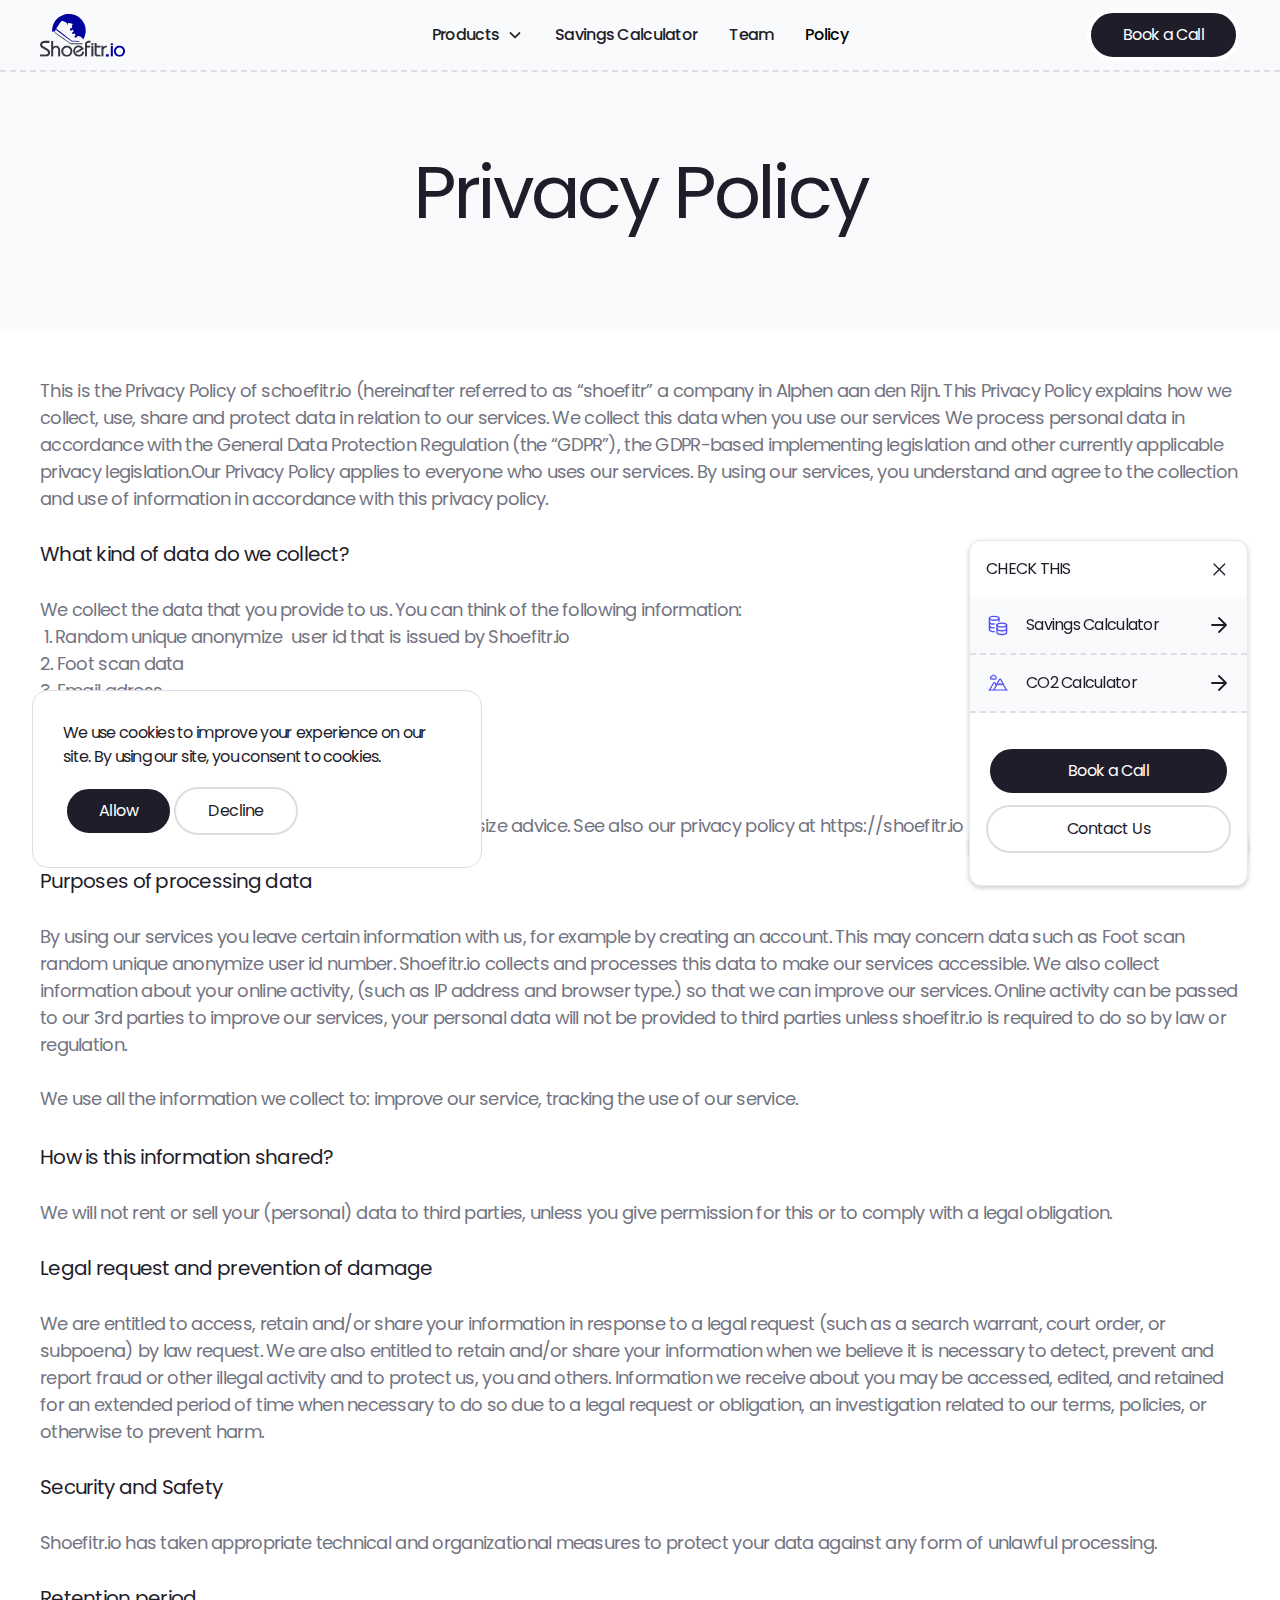
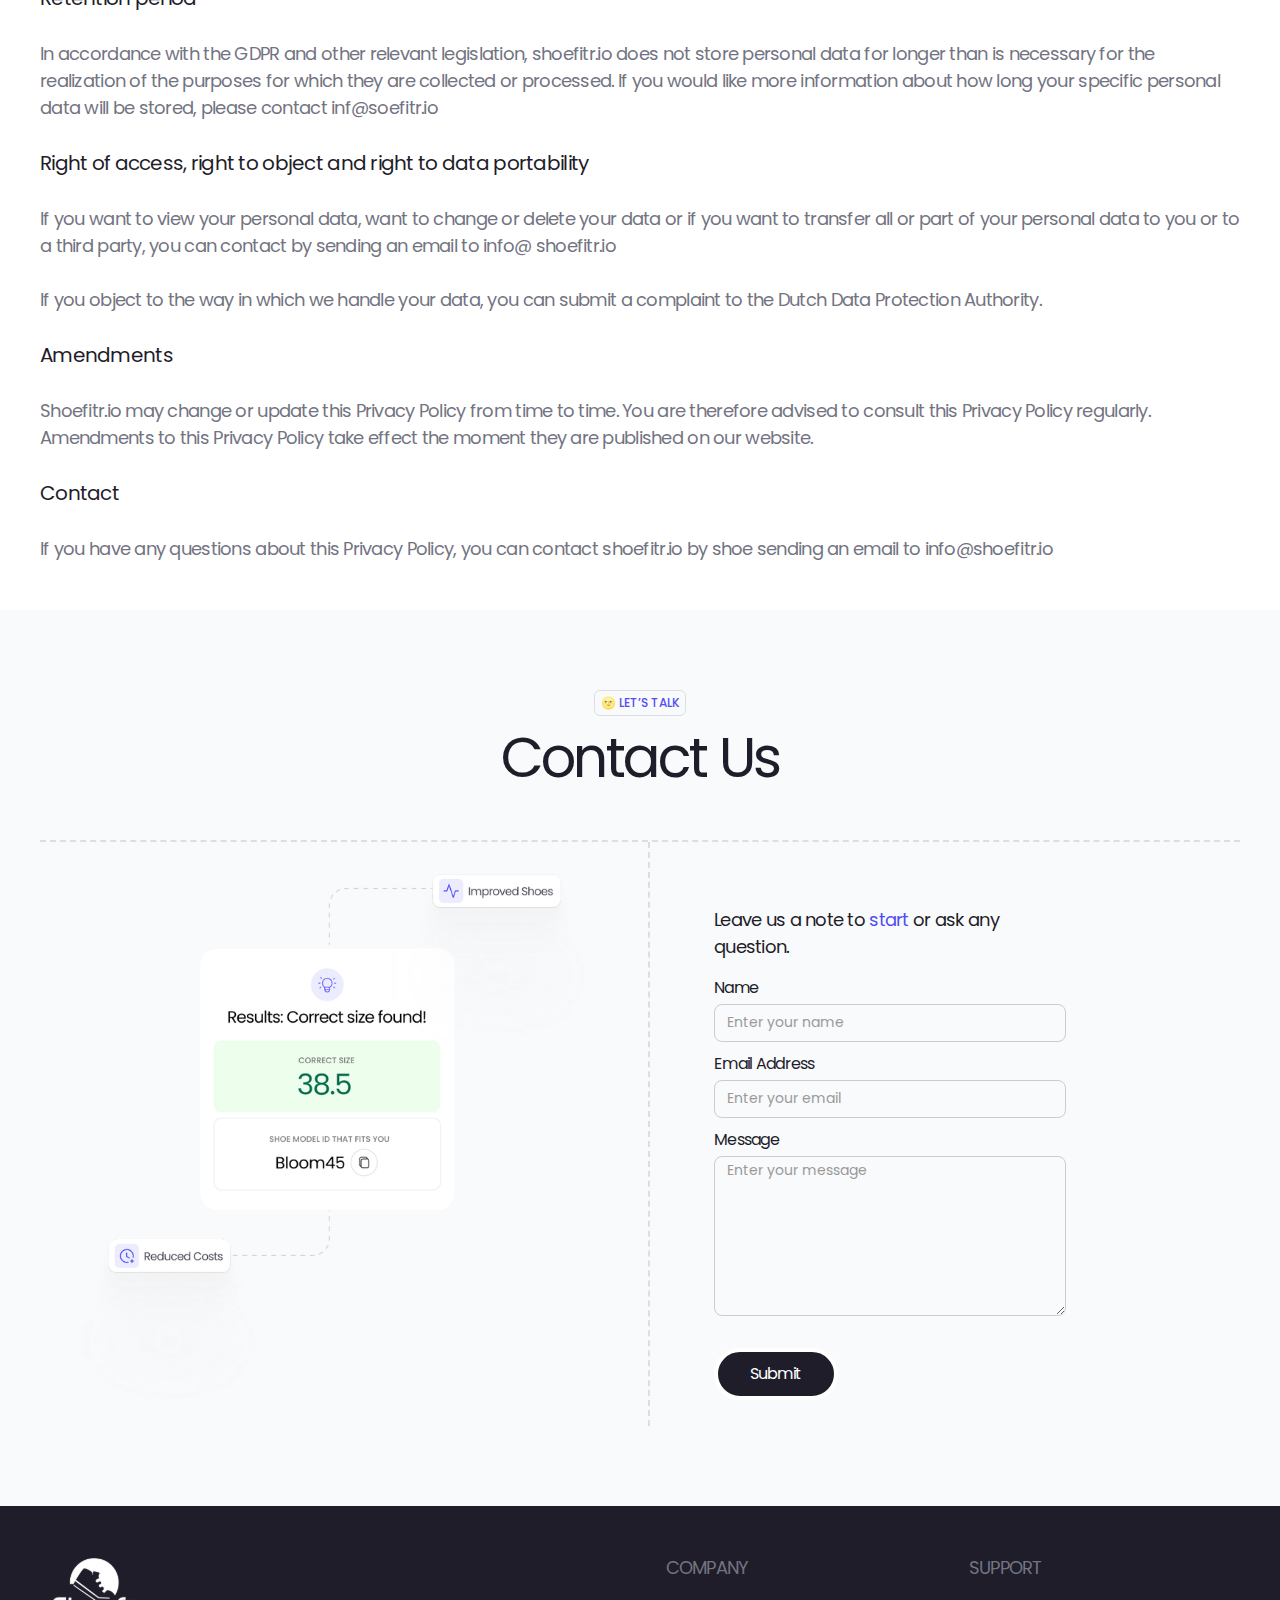
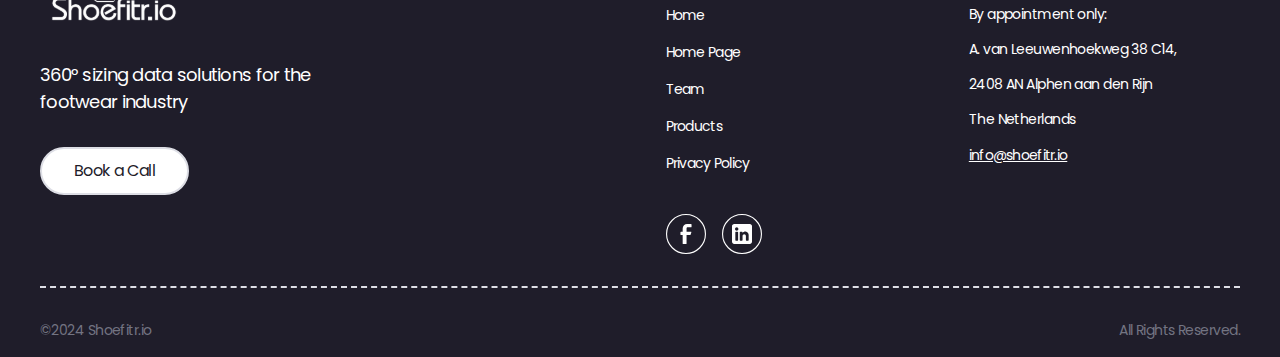
<file: privacy-policy.html>
<!DOCTYPE html><!--  Last Published: Wed Oct 16 2024 07:18:24 GMT+0000 (Coordinated Universal Time)  -->
<html data-wf-page="662677a6daa18a743ee4b55c" data-wf-site="661e51f97cf55e4c27822fac">
<head>
  <meta charset="utf-8">
  <title>Privacy Policy</title>
  <meta content="Privacy Policy" property="og:title">
  <meta content="Privacy Policy" property="twitter:title">
  <meta content="width=device-width, initial-scale=1" name="viewport">
  <link href="css/normalize.css" rel="stylesheet" type="text/css">
  <link href="css/webflow.css" rel="stylesheet" type="text/css">
  <link href="css/shoefitr.webflow.css" rel="stylesheet" type="text/css">
  <script type="text/javascript">!function(o,c){var n=c.documentElement,t=" w-mod-";n.className+=t+"js",("ontouchstart"in o||o.DocumentTouch&&c instanceof DocumentTouch)&&(n.className+=t+"touch")}(window,document);</script>
  <link href="images/favicon.ico" rel="shortcut icon" type="image/x-icon">
  <link href="images/webclip.png" rel="apple-touch-icon"><!--  Finsweet Cookie Consent  -->
  <!-- <script async="" src="https://cdn.jsdelivr.net/npm/@finsweet/cookie-consent@1/fs-cc.js" fs-cc-mode="opt-out"> -->
  <script type="text/javascript">
(function() {
    window.sib = {
        equeue: [],
        client_key: "4cj23ymx8kpeet3z2bmdbwxs"
    };
    /* OPTIONAL: email for identify request*/
    // window.sib.email_id = 'example@domain.com';
    window.sendinblue = {};
    for (var j = ['track', 'identify', 'trackLink', 'page'], i = 0; i < j.length; i++) {
    (function(k) {
        window.sendinblue[k] = function() {
            var arg = Array.prototype.slice.call(arguments);
            (window.sib[k] || function() {
                    var t = {};
                    t[k] = arg;
                    window.sib.equeue.push(t);
                })(arg[0], arg[1], arg[2], arg[3]);
            };
        })(j[i]);
    }
    var n = document.createElement("script"),
        i = document.getElementsByTagName("script")[0];
    n.type = "text/javascript", n.id = "sendinblue-js", n.async = !0, n.src = "https://sibautomation.com/sa.js?key=" + window.sib.client_key, i.parentNode.insertBefore(n, i), window.sendinblue.page();
})();
</script>
  <!--  Leadinfo tracking code  -->
  <script>
(function(l,e,a,d,i,n,f,o){if(!l[i]){l.GlobalLeadinfoNamespace=l.GlobalLeadinfoNamespace||[];
l.GlobalLeadinfoNamespace.push(i);l[i]=function(){(l[i].q=l[i].q||[]).push(arguments)};l[i].t=l[i].t||n;
l[i].q=l[i].q||[];o=e.createElement(a);f=e.getElementsByTagName(a)[0];o.async=1;o.src=d;f.parentNode.insertBefore(o,f);}
}(window,document,'script','https://cdn.leadinfo.net/ping.js','leadinfo','LI-6617957F30C9F'));
</script>
  <!--  Google tag (gtag.js)  -->
  <!-- <script async="" src="https://www.googletagmanager.com/gtag/js?id=G-NM78MM3BH5"></script>
  <script>
  window.dataLayer = window.dataLayer || [];
  function gtag(){dataLayer.push(arguments);}
  gtag('js', new Date());
  gtag('config', 'G-NM78MM3BH5');
</script> -->
<script>
			document.addEventListener("DOMContentLoaded", () => {
  const cookiesBanner = document.getElementById("cookies-banner");
  const allowCookies = document.getElementById("allow-cookies");
  const declineCookies = document.getElementById("decline-cookies");

  // Show the banner only if the user hasn't made a choice
  if (!localStorage.getItem("cookiesAccepted")) {
    cookiesBanner.classList.add("active-cookie");
  }

  // Allow cookies
  allowCookies.addEventListener("click", () => {
    localStorage.setItem("cookiesAccepted", "true");
    cookiesBanner.classList.remove("active-cookie");
  });

  // Decline cookies
  declineCookies.addEventListener("click", () => {
    localStorage.setItem("cookiesAccepted", "false");
    cookiesBanner.classList.remove("active-cookie");
  });
});

		</script>
</head>
<body>
  <div class="page-wrapper">
    <div class="global-styles w-embed">
      <style>
/* Make text look crisper and more legible in all browsers */
body {
  -webkit-font-smoothing: antialiased;
  -moz-osx-font-smoothing: grayscale;
  font-smoothing: antialiased;
  text-rendering: optimizeLegibility;
}
/* Focus state style for keyboard navigation for the focusable elements */
*[tabindex]:focus-visible,
  input[type="file"]:focus-visible {
   outline: 0.125rem solid #4d65ff;
   outline-offset: 0.125rem;
}
/* Set color style to inherit */
.inherit-color * {
    color: inherit;
}
/* Get rid of top margin on first element in any rich text element */
.w-richtext > :not(div):first-child, .w-richtext > div:first-child > :first-child {
  margin-top: 0 !important;
}
/* Get rid of bottom margin on last element in any rich text element */
.w-richtext>:last-child, .w-richtext ol li:last-child, .w-richtext ul li:last-child {
	margin-bottom: 0 !important;
}
/* Make sure containers never lose their center alignment */
.container-medium,.container-small, .container-large {
	margin-right: auto !important;
  margin-left: auto !important;
}
/* 
Make the following elements inherit typography styles from the parent and not have hardcoded values. 
Important: You will not be able to style for example "All Links" in Designer with this CSS applied.
Uncomment this CSS to use it in the project. Leave this message for future hand-off.
*/
/*
a,
.w-input,
.w-select,
.w-tab-link,
.w-nav-link,
.w-dropdown-btn,
.w-dropdown-toggle,
.w-dropdown-link {
  color: inherit;
  text-decoration: inherit;
  font-size: inherit;
}
*/
/* Apply "..." after 3 lines of text */
.text-style-3lines {
	display: -webkit-box;
	overflow: hidden;
	-webkit-line-clamp: 3;
	-webkit-box-orient: vertical;
}
/* Apply "..." after 2 lines of text */
.text-style-2lines {
	display: -webkit-box;
	overflow: hidden;
	-webkit-line-clamp: 2;
	-webkit-box-orient: vertical;
}
/* Adds inline flex display */
.display-inlineflex {
  display: inline-flex;
}
/* These classes are never overwritten */
.hide {
  display: none !important;
}
@media screen and (max-width: 991px) {
    .hide, .hide-tablet {
        display: none !important;
    }
}
  @media screen and (max-width: 767px) {
    .hide-mobile-landscape{
      display: none !important;
    }
}
  @media screen and (max-width: 479px) {
    .hide-mobile{
      display: none !important;
    }
}
.margin-0 {
  margin: 0rem !important;
}
.padding-0 {
  padding: 0rem !important;
}
.spacing-clean {
padding: 0rem !important;
margin: 0rem !important;
}
.margin-top {
  margin-right: 0rem !important;
  margin-bottom: 0rem !important;
  margin-left: 0rem !important;
}
.padding-top {
  padding-right: 0rem !important;
  padding-bottom: 0rem !important;
  padding-left: 0rem !important;
}
.margin-right {
  margin-top: 0rem !important;
  margin-bottom: 0rem !important;
  margin-left: 0rem !important;
}
.padding-right {
  padding-top: 0rem !important;
  padding-bottom: 0rem !important;
  padding-left: 0rem !important;
}
.margin-bottom {
  margin-top: 0rem !important;
  margin-right: 0rem !important;
  margin-left: 0rem !important;
}
.padding-bottom {
  padding-top: 0rem !important;
  padding-right: 0rem !important;
  padding-left: 0rem !important;
}
.margin-left {
  margin-top: 0rem !important;
  margin-right: 0rem !important;
  margin-bottom: 0rem !important;
}
.padding-left {
  padding-top: 0rem !important;
  padding-right: 0rem !important;
  padding-bottom: 0rem !important;
}
.margin-horizontal {
  margin-top: 0rem !important;
  margin-bottom: 0rem !important;
}
.padding-horizontal {
  padding-top: 0rem !important;
  padding-bottom: 0rem !important;
}
.margin-vertical {
  margin-right: 0rem !important;
  margin-left: 0rem !important;
}
.padding-vertical {
  padding-right: 0rem !important;
  padding-left: 0rem !important;
}
.tabs-menu {
    /* Hide scrollbar for Firefox */
    scrollbar-width: none; 
    /* Hide scrollbar for WebKit browsers */
    -webkit-scrollbar {
        display: none;
    }
    /* For WebKit-based browsers */
    -webkit-overflow-scrolling: touch;
    /* For Internet Explorer and Edge */
    -ms-overflow-style: -ms-autohiding-scrollbar;
}
</style>
    </div>
    <div data-animation="default" class="navbar2_component w-nav" data-easing2="ease" fs-scrolldisable-element="smart-nav" data-easing="ease" data-collapse="medium" data-w-id="0de976da-f57c-8a2c-a105-c816e051d04f" role="banner" data-no-scroll="1" data-duration="400" id="nav" data-doc-height="1">
      <div class="padding-global max-width-full">
        <div class="container-large">
          <div class="navbar2_container">
            <a href="index.html" class="navbar2_logo-link w-nav-brand">
              <div class="icon-embed-custom-2 w-embed"><svg xmlns="http://www.w3.org/2000/svg" width="100%" height="100%" viewbox="0 0 85 43" fill="none" preserveaspectratio="xMidYMid meet" aria-hidden="true" role="img">
                  <g clip-path="url(#clip0_4291_16198)">
                    <path fill-rule="evenodd" clip-rule="evenodd" d="M30.9173 0.117578C34.0727 0.468933 37.0467 1.62049 39.6143 3.75662C41.8441 5.61281 43.5294 7.8889 44.5835 10.5955C45.6163 13.2471 45.9329 15.9981 45.5893 18.8301C45.3161 21.0763 44.5922 23.1613 43.4744 25.1179C43.1993 25.6005 43.1655 25.5899 42.8721 25.1159C41.8759 23.5078 40.4589 22.4653 38.6182 22.0367C37.9676 21.8852 37.4019 22.1584 36.9531 22.64C36.7243 22.8852 36.5177 23.1516 36.3112 23.4171C36.0602 23.7375 35.7426 23.7636 35.4077 23.6082C35.0399 23.4364 34.7127 23.1999 34.454 22.8785C34.2542 22.6304 34.2822 22.4151 34.5293 22.2172C34.7388 22.0493 34.9637 21.8949 35.1461 21.7008C35.7108 21.1004 35.3874 19.8456 34.6104 19.5628C34.2822 19.4431 34.0351 19.6168 33.7899 19.779C33.5486 19.9373 33.3092 20.0773 33.0052 20.0367C32.5187 19.973 32.2629 19.7076 32.1586 19.1516C32.0611 18.6284 32.2542 18.1776 32.6818 17.946C32.7996 17.8823 32.925 17.8321 33.0447 17.7713C33.315 17.6332 33.6992 17.5454 33.6596 17.1689C33.6084 16.6863 33.426 16.2153 33.011 15.9122C32.8034 15.7606 32.566 15.9083 32.3662 16.0125C32.0804 16.1612 31.8092 16.3378 31.5293 16.4981C31.0129 16.7963 30.5158 16.7442 30.2194 16.3639C29.8034 15.8291 29.8024 15.1737 30.2349 14.749C30.5756 14.4141 31.0022 14.2094 31.4414 14.0328C31.5283 13.998 31.6229 13.9816 31.7107 13.9479C32.3005 13.721 32.4077 13.5724 32.0795 13.0337C31.6519 12.333 31.8227 11.7635 32.2561 11.1795C32.3362 11.0723 32.3932 10.9478 32.454 10.8281C32.6779 10.3918 32.5862 10.0704 32.1403 9.86962C31.038 9.37444 29.8738 9.13119 28.6702 9.05687C28.3304 9.03563 28.1904 9.18042 28.0958 9.52213C27.8999 10.2345 28.0119 10.9633 27.8709 11.6853C27.62 11.2538 27.6412 10.7586 27.5543 10.2972C27.4491 9.7451 27.1788 9.38988 26.7358 9.08004C25.6856 8.34547 24.5833 7.71226 23.3805 7.26631C23.0543 7.14565 22.7145 7.05009 22.3738 6.98059C21.9838 6.90144 21.6585 7.00569 21.3622 7.3165C20.4288 8.29624 19.6932 9.42174 18.9461 10.5357C18.1006 11.7953 17.3177 13.0975 16.4741 14.3591C16.2434 14.7036 16.2974 14.9015 16.5938 15.1245C18.4616 16.529 20.3274 17.9353 22.1923 19.3446C23.7773 20.5425 25.3593 21.7443 26.9424 22.9441L31.5283 26.3959C31.9144 26.7009 32.3497 26.7965 32.8401 26.8225L38.9657 27.0735C39.1124 27.0918 39.2523 27.1449 39.3633 27.2549C39.4541 27.3447 39.5255 27.4412 39.4743 27.5754C39.4299 27.6941 39.3247 27.726 39.2118 27.7241L33.4434 27.5735C32.9328 27.5484 32.4221 27.5214 31.9135 27.4779C31.5911 27.4499 31.3246 27.2646 31.1026 27.0542L27.1074 24.1574C25.6537 23.0966 24.2078 22.0252 22.7628 20.9537C20.7763 19.4817 18.7936 18.0048 16.8081 16.5319C16.5059 16.3079 16.1932 16.0975 15.9036 15.8591C15.7357 15.7201 15.6565 15.7104 15.5503 15.9228C15.2434 16.5348 14.9036 17.1313 14.6024 17.7462C14.4924 17.972 14.3766 18.0029 14.2173 17.8436C13.7849 17.4141 13.3138 17.5406 12.8322 17.722C12.2366 17.9469 12.1671 17.8948 12.1613 17.2577C12.1526 16.2751 12.1236 15.2886 12.2762 14.3156C12.476 13.0415 12.8148 11.7992 13.282 10.5936C14.2636 8.06168 15.8109 5.92266 17.8264 4.12245C19.2502 2.8512 20.8535 1.85119 22.6344 1.14751C23.8854 0.653298 25.1614 0.262367 26.508 0.122404C28.0012 -0.0330029 29.4771 -0.0387945 30.9163 0.120474L30.9173 0.117578Z" fill="#00049D"></path>
                    <path fill-rule="evenodd" clip-rule="evenodd" d="M36.3603 30.1461C34.6229 30.1461 32.8854 30.1432 31.1479 30.1499C30.8815 30.1509 30.6518 30.0949 30.4307 29.9405C28.8767 28.8555 27.3168 27.7793 25.7618 26.6972C24.0648 25.5148 22.3679 24.3323 20.6748 23.1431C18.8495 21.8603 17.0271 20.5736 15.2086 19.2821C14.9209 19.0774 14.6699 18.8294 14.6168 18.4519C14.6024 18.3487 14.5792 18.227 14.7008 18.1653C14.8031 18.1131 14.8784 18.1865 14.9528 18.2444C17.0271 19.8467 19.2125 21.2946 21.3582 22.7966C23.0851 24.0061 24.8274 25.1943 26.5571 26.398C27.8583 27.3034 29.1547 28.2165 30.4452 29.1364C30.6209 29.2619 30.7898 29.3246 31.0012 29.3246C34.6238 29.3218 38.2474 29.3227 41.8701 29.3227C42.2513 29.3227 42.4869 29.1982 42.8044 28.8835C42.9154 28.7812 42.9733 28.7194 43.0795 28.7899C43.2108 28.8768 43.1152 28.9656 43.0525 29.0573C42.817 29.4057 42.5148 29.6924 42.2185 29.9859C42.0477 30.1557 41.8295 30.1461 41.6123 30.1461C39.8613 30.1461 38.1104 30.1461 36.3594 30.1461H36.3603Z" fill="#373644"></path>
                    <path d="M9.40937 26.8691V28.9956H3.76838C3.61394 29.0265 3.46336 29.0728 3.31761 29.1346C3.17089 29.1964 3.03671 29.2736 2.91316 29.3653C2.80505 29.4425 2.70466 29.5352 2.61296 29.6423C2.5203 29.7504 2.43536 29.8662 2.35813 29.9888C2.29636 30.0969 2.24616 30.2205 2.20755 30.3585C2.16894 30.4975 2.15736 30.6356 2.1728 30.7746C2.18825 30.9136 2.21914 31.0439 2.26547 31.1674C2.3118 31.291 2.36586 31.4145 2.42763 31.5371C2.53574 31.707 2.66219 31.8605 2.80891 31.9995C2.95563 32.1385 3.11297 32.2533 3.28286 32.346L7.97596 34.9117C8.42288 35.2051 8.81574 35.5555 9.15454 35.9638C9.49335 36.3721 9.76362 36.8229 9.96343 37.3161C9.99432 37.5005 10.0213 37.6858 10.0445 37.8712C10.0677 38.0555 10.0793 38.2486 10.0793 38.4494V38.7032C10.0793 38.7496 10.0754 38.792 10.0677 38.8306C10.06 38.8692 10.0561 38.9117 10.0561 38.958C10.0098 39.3895 9.90552 39.8017 9.74432 40.1945C9.58215 40.5874 9.37076 40.9542 9.10821 41.293C8.83118 41.6164 8.50299 41.8789 8.12558 42.0787C7.74816 42.2795 7.34275 42.4108 6.91224 42.4716C6.88135 42.487 6.8466 42.4948 6.80799 42.4948H0V40.5073H6.24235C6.42768 40.4918 6.60818 40.4455 6.78579 40.3683C6.96243 40.2911 7.12846 40.1984 7.2829 40.0903C7.40645 40.0131 7.50974 39.9214 7.59468 39.8123C7.67962 39.7052 7.75298 39.5893 7.81476 39.4658C7.84565 39.3886 7.87268 39.3123 7.89584 39.2341C7.91901 39.1579 7.93059 39.0806 7.93059 39.0034C7.94604 38.9262 7.95376 38.8499 7.95376 38.7727V38.542C7.93831 38.3885 7.91515 38.238 7.88426 38.0912C7.85337 37.9445 7.79932 37.8104 7.7221 37.6868C7.61399 37.5179 7.48271 37.3557 7.32923 37.2013C7.17479 37.0478 7.01359 36.9165 6.84371 36.8084C5.99621 36.2688 5.13326 35.7495 4.25487 35.2476C3.37649 34.7466 2.48265 34.2649 1.57338 33.8026C1.23457 33.4947 0.94113 33.152 0.694989 32.7746C0.447882 32.3972 0.255794 31.9927 0.116797 31.5603C0.101353 31.4676 0.0897694 31.3721 0.0820473 31.2717C0.0743252 31.1713 0.0704641 31.068 0.0704641 30.9589V30.7852C0.0704641 30.7311 0.0781862 30.6732 0.0936304 30.6114C0.0936304 30.5651 0.0974915 30.5149 0.105214 30.4608C0.112936 30.4068 0.124519 30.3489 0.139963 30.2871C0.170851 30.0718 0.213323 29.8556 0.267378 29.6394C0.321432 29.4242 0.394792 29.2157 0.487457 29.0159C0.749043 28.6153 1.05407 28.2639 1.4006 27.9637C1.74712 27.6635 2.13612 27.4203 2.56856 27.2359C2.79926 27.1432 3.03864 27.0708 3.28479 27.0168C3.53093 26.9627 3.77803 26.928 4.02418 26.9125L4.30121 26.8662H9.41034L9.40937 26.8691Z" fill="#373644"></path>
                    <path d="M13.1535 27.0542V32.9259C13.5077 32.6025 13.9045 32.3332 14.3436 32.117C14.7828 31.9008 15.2413 31.755 15.7191 31.6778C15.7809 31.6624 15.8379 31.6546 15.8929 31.6546H16.0666C16.2211 31.6546 16.3707 31.6662 16.5174 31.6894C16.6641 31.7126 16.8138 31.7396 16.9682 31.7705C17.4151 31.8786 17.8234 32.0475 18.1931 32.2792C18.5628 32.5108 18.8939 32.7956 19.1873 33.1344C19.4952 33.535 19.7308 33.9751 19.8929 34.452C20.0551 34.9298 20.1275 35.4153 20.113 35.9085V42.4974H18.1477V35.3999C18.1323 35.2309 18.0898 35.0649 18.0203 34.9027C17.9508 34.7406 17.8543 34.5832 17.7317 34.4288C17.5309 34.1209 17.2732 33.8825 16.9576 33.7126C16.6419 33.5427 16.2983 33.451 15.9286 33.4346C15.7278 33.4346 15.5319 33.4577 15.3388 33.5041C15.1458 33.5504 14.9653 33.6199 14.7954 33.7126C14.5946 33.7744 14.4141 33.867 14.2519 33.9896C14.0898 34.1132 13.9469 34.2522 13.8243 34.4056C13.6081 34.729 13.4469 35.0765 13.3388 35.4462C13.2307 35.8159 13.1689 36.202 13.1535 36.6026V42.4974H11.165V27.0552H13.1535V27.0542Z" fill="#373644"></path>
                    <path d="M27.1636 31.7002C27.4252 31.7002 27.6916 31.7233 27.9609 31.7697C28.2302 31.816 28.4889 31.8855 28.7351 31.9782C29.1202 32.1172 29.486 32.2938 29.8335 32.51C30.1801 32.7262 30.4996 32.9801 30.793 33.2726C31.0855 33.566 31.3442 33.8894 31.5671 34.2436C31.7901 34.5989 31.9639 34.9763 32.0874 35.3769C32.211 35.762 32.2911 36.1626 32.3307 36.5786C32.3693 36.9946 32.3731 37.4107 32.3422 37.8267C32.3114 38.2273 32.2264 38.6211 32.0884 39.0053C31.9494 39.3904 31.7727 39.7601 31.5565 40.1153C31.3403 40.4696 31.0864 40.7978 30.794 41.098C30.5005 41.3982 30.1772 41.6646 29.8229 41.8953C29.4841 42.096 29.1183 42.2572 28.7244 42.3808C28.3316 42.5043 27.9349 42.5806 27.5343 42.6115C27.4571 42.6269 27.3837 42.6385 27.3142 42.6462C27.2447 42.654 27.1713 42.6578 27.0941 42.6578C27.0169 42.6733 26.9435 42.681 26.875 42.681H26.6549C26.3924 42.681 26.1346 42.6655 25.8808 42.6347C25.6269 42.6038 25.3682 42.5574 25.1066 42.4957C24.7215 42.3721 24.347 42.207 23.985 41.9986C23.623 41.7901 23.2871 41.5555 22.9792 41.2929C22.6867 41.0005 22.4203 40.68 22.1819 40.3335C21.9425 39.9869 21.7466 39.6211 21.5921 39.235C21.484 38.9271 21.3991 38.6192 21.3373 38.3103C21.2755 38.0024 21.2446 37.6858 21.2446 37.3624V37.0854C21.2446 37.0545 21.2485 37.0159 21.2562 36.9695C21.2639 36.9232 21.2678 36.8769 21.2678 36.8305C21.2987 36.4145 21.3798 36.0062 21.511 35.6056C21.6414 35.205 21.8074 34.8276 22.0082 34.4724C22.2234 34.1182 22.4667 33.79 22.736 33.4898C23.0053 33.1896 23.3103 32.9164 23.6491 32.6693C24.0033 32.4386 24.373 32.2494 24.7591 32.1027C25.1443 31.956 25.5371 31.8527 25.9387 31.7909C26.1385 31.76 26.3431 31.7369 26.5516 31.7214C26.7601 31.706 26.9638 31.706 27.1646 31.7214V31.6982L27.1636 31.7002ZM27.4406 33.5728C27.3789 33.5728 27.321 33.5689 27.2669 33.5612C27.2128 33.5535 27.1627 33.5496 27.1163 33.5496C27.0545 33.5342 26.9966 33.5264 26.9426 33.5264H26.7688C26.6916 33.5264 26.6144 33.5303 26.5381 33.538C26.4609 33.5458 26.3837 33.5496 26.3065 33.5496C26.2292 33.5651 26.152 33.5805 26.0748 33.5959C25.9976 33.6114 25.9204 33.6346 25.8431 33.6654C25.5343 33.7427 25.2495 33.8614 24.9879 34.0236C24.7254 34.1857 24.4869 34.3894 24.2717 34.6365C24.0864 34.8373 23.9252 35.0448 23.7862 35.261C23.6472 35.4772 23.5323 35.7157 23.4396 35.9772C23.3779 36.2398 23.3315 36.5091 23.3006 36.7861C23.2697 37.0632 23.262 37.3412 23.2775 37.6182C23.2929 37.8807 23.3392 38.1423 23.4165 38.4039C23.4937 38.6655 23.5931 38.9126 23.7167 39.1433C23.8402 39.3904 23.9937 39.6095 24.179 39.8026C24.3644 39.9956 24.5642 40.1761 24.7804 40.346C25.012 40.5005 25.2543 40.6269 25.5092 40.7273C25.763 40.8277 26.0217 40.8933 26.2833 40.9242C26.376 40.9397 26.4686 40.9512 26.5603 40.959C26.653 40.9667 26.737 40.9705 26.8142 40.9705C26.9986 40.9705 27.1839 40.9551 27.3692 40.9242C27.5545 40.8933 27.7312 40.847 27.9011 40.7852C28.1627 40.709 28.4059 40.6009 28.6289 40.4619C28.8519 40.3229 29.0642 40.1539 29.265 39.9532C29.4648 39.7833 29.6424 39.5835 29.7968 39.3518C29.9513 39.1201 30.0739 38.8817 30.1665 38.6356C30.2438 38.4502 30.2978 38.2659 30.3287 38.0806C30.3596 37.8952 30.375 37.7031 30.375 37.5024V37.2601C30.375 37.1751 30.3673 37.095 30.3519 37.0178C30.3673 36.7398 30.3442 36.4705 30.2824 36.2089C30.2206 35.9473 30.1279 35.6925 30.0053 35.4464C29.8818 35.1848 29.7283 34.9492 29.543 34.7417C29.3577 34.5342 29.1578 34.3527 28.9416 34.1983C28.7254 34.0293 28.4908 33.8942 28.236 33.7938C27.9822 33.6934 27.7157 33.6288 27.4387 33.5969V33.5737L27.4406 33.5728Z" fill="#373644"></path>
                    <path d="M38.0977 31.5854H38.4674C38.591 31.5854 38.7136 31.5931 38.8371 31.6086C39.0833 31.624 39.3342 31.6511 39.5881 31.6897C39.842 31.7283 40.0852 31.7862 40.3159 31.8634C40.6701 31.9715 41.0167 32.1144 41.3565 32.291C41.6953 32.4686 42.0109 32.6723 42.3043 32.904C42.6277 33.1974 42.9173 33.5131 43.1711 33.8519C43.426 34.1907 43.6451 34.5613 43.8304 34.9619L36.7792 38.9842L35.8776 37.4117L41.0331 34.4301C40.8941 34.2756 40.7445 34.1289 40.5823 33.9909C40.4201 33.8519 40.2319 33.7293 40.0157 33.6212C39.7995 33.5285 39.5726 33.4513 39.3342 33.3895C39.0948 33.3287 38.8526 33.2891 38.6064 33.2737C38.3748 33.2737 38.1479 33.293 37.9249 33.3316C37.701 33.3702 37.4819 33.4281 37.2657 33.5053C36.7879 33.6598 36.3718 33.9214 36.0176 34.2911C35.6624 34.6607 35.4085 35.0922 35.255 35.5855C35.2241 35.6936 35.1971 35.8056 35.1739 35.9204C35.1508 36.0362 35.1315 36.1482 35.116 36.2554C35.1006 36.3635 35.0929 36.4745 35.0929 36.5903V36.9253C35.1083 37.2805 35.1662 37.6231 35.2666 37.9542C35.367 38.2853 35.5099 38.6058 35.6942 38.9137C35.8631 39.2071 36.0755 39.4803 36.3303 39.7342C36.5842 39.988 36.8583 40.2081 37.1508 40.3934C37.4124 40.5324 37.6856 40.6319 37.9713 40.6936C38.256 40.7554 38.5456 40.7863 38.8381 40.7863C39.007 40.7863 39.173 40.7786 39.3352 40.7631C39.4974 40.7477 39.6547 40.7168 39.8091 40.6705C40.0244 40.5942 40.2329 40.5015 40.4337 40.3934C40.6335 40.2853 40.8265 40.1695 41.0119 40.0469C41.2117 39.9079 41.3893 39.7506 41.5437 39.573C41.6972 39.3963 41.8285 39.2071 41.9366 39.0064C42.0292 38.7757 42.1016 38.5401 42.1557 38.3017C42.2097 38.0633 42.2445 37.8201 42.2599 37.5729L44.202 37.9658C44.1712 38.3664 44.0939 38.7438 43.9704 39.0981C43.8468 39.4533 43.6847 39.7911 43.4849 40.1154C43.2841 40.4388 43.0534 40.7361 42.7908 41.0054C42.5292 41.2757 42.2435 41.518 41.9356 41.7332C41.6122 41.9494 41.2763 42.1261 40.9298 42.2651C40.5833 42.4041 40.2242 42.4958 39.8545 42.5421C39.7618 42.5576 39.6692 42.573 39.5775 42.5884C39.4848 42.6039 39.3921 42.6193 39.3004 42.6348H38.7223C38.5379 42.6348 38.3526 42.6271 38.1672 42.6116C37.9819 42.5962 37.7975 42.573 37.6122 42.5421C37.2425 42.5112 36.8796 42.4234 36.5253 42.2767C36.1711 42.1309 35.839 41.9494 35.5311 41.7332C34.9606 41.2554 34.4867 40.6965 34.1093 40.0566C33.7318 39.4176 33.4577 38.7351 33.2888 38.0112C33.2733 37.8876 33.2656 37.7679 33.2656 37.6531V37.0517C33.2656 36.9668 33.2733 36.8857 33.2888 36.8085C33.2888 36.6395 33.3004 36.4658 33.3235 36.2882C33.3467 36.1115 33.3737 35.9455 33.4046 35.7911C33.4818 35.4214 33.59 35.0623 33.728 34.7158C33.867 34.3692 34.0359 34.0343 34.2367 33.71C34.4519 33.402 34.7029 33.1202 34.9877 32.8663C35.2724 32.6125 35.5852 32.3924 35.924 32.208C36.2628 32.0227 36.6132 31.8808 36.9761 31.7804C37.3381 31.68 37.7116 31.6231 38.0977 31.6067V31.5835V31.5854Z" fill="#373644"></path>
                    <path d="M48.6862 26.8227C48.8561 26.8073 49.0134 26.7957 49.1601 26.7879C49.3069 26.7802 49.4565 26.7764 49.6109 26.7764C49.7654 26.7764 49.915 26.7802 50.0617 26.7879C50.2084 26.7957 50.358 26.815 50.5125 26.8459V28.6258H48.802L48.0858 28.7416C47.9468 28.8189 47.8165 28.8999 47.6929 28.9839C47.5694 29.0689 47.4536 29.1654 47.3464 29.2725C47.2846 29.3343 47.2306 29.3922 47.1852 29.4463C47.1389 29.5003 47.1003 29.566 47.0694 29.6432C47.0539 29.6895 47.0424 29.732 47.0346 29.7706C47.0269 29.8092 47.0153 29.8517 46.9999 29.898C46.9844 29.9444 46.9729 29.9868 46.9651 30.0254C46.9574 30.064 46.9536 30.1065 46.9536 30.1529V31.7253H50.2827V33.621H46.9536V42.4986H44.9883V30.2233C45.0037 30.0225 45.0346 29.8227 45.0809 29.622C45.1273 29.4222 45.1968 29.2291 45.2894 29.0438C45.3667 28.8285 45.4661 28.6316 45.5896 28.454C45.7132 28.2773 45.8512 28.1113 46.0057 27.9569C46.1591 27.8034 46.3213 27.6721 46.4912 27.564C46.6601 27.4569 46.8454 27.3555 47.0462 27.2638C47.3078 27.1557 47.5781 27.0669 47.8551 26.9984C48.1321 26.9289 48.4101 26.8787 48.6872 26.8478V26.8246L48.6862 26.8227Z" fill="#373644"></path>
                    <path d="M53.379 31.793H51.3442V42.5431H53.379V31.793Z" fill="#373644"></path>
                    <path d="M56.5915 29.0186V31.7927H60.521V33.5727H56.6378V39.6528C56.6378 39.6992 56.6417 39.7339 56.6494 39.7571C56.6571 39.7803 56.661 39.8073 56.661 39.8382C56.6918 39.9617 56.7343 40.0776 56.7884 40.1847C56.8424 40.2928 56.9158 40.3855 57.0075 40.4617C57.131 40.5544 57.2729 40.6239 57.4351 40.6693C57.5973 40.7156 57.7546 40.7465 57.909 40.7619L60.4747 40.7388V42.4955H57.2613C57.0606 42.4801 56.8598 42.4415 56.66 42.3797C56.4592 42.3189 56.2749 42.234 56.105 42.1258C55.9042 42.0177 55.716 41.8874 55.5384 41.733C55.3607 41.5795 55.2111 41.4019 55.0876 41.2011C54.9795 41.0322 54.8907 40.8585 54.8221 40.6808C54.7526 40.5042 54.7024 40.3227 54.6716 40.1374C54.6561 40.0447 54.6445 39.9569 54.6368 39.872C54.6291 39.787 54.6252 39.7069 54.6252 39.6297C54.6098 39.5525 54.6021 39.4714 54.6021 39.3874V29.0195H56.5905L56.5915 29.0186Z" fill="#373644"></path>
                    <path d="M66.7864 31.7234V33.4338C66.5557 33.4338 66.324 33.4454 66.0933 33.4685C65.8616 33.4917 65.6387 33.5342 65.4225 33.596C65.2217 33.6577 65.0335 33.7388 64.8558 33.8382C64.6782 33.9386 64.5055 34.0583 64.3356 34.1964C64.1811 34.3508 64.0421 34.5168 63.9195 34.6935C63.796 34.8711 63.6956 35.067 63.6184 35.2832C63.5566 35.5294 63.5103 35.7726 63.4794 36.011C63.4485 36.2504 63.433 36.4927 63.433 36.7389V42.4957H61.4678V31.7919H63.3172V33.1095C63.4408 32.956 63.5749 32.8015 63.7217 32.6471C63.8684 32.4936 64.0334 32.3624 64.2188 32.2542C64.3887 32.1471 64.573 32.0544 64.7738 31.9772C64.9736 31.9 65.1744 31.8469 65.3742 31.8151C65.5277 31.7842 65.6782 31.7571 65.825 31.734C65.9717 31.7108 66.1213 31.6992 66.2757 31.6992H66.4032C66.4418 31.6992 66.4842 31.7069 66.5306 31.7224C66.5769 31.7224 66.6184 31.7262 66.658 31.734C66.6966 31.7417 66.7391 31.7456 66.7854 31.7456V31.7224L66.7864 31.7234Z" fill="#373644"></path>
                    <path d="M72.8424 31.793H70.8076V42.5431H72.8424V31.793Z" fill="#00049D"></path>
                    <path d="M72.8424 29.1479H70.8076V30.9086H72.8424V29.1479Z" fill="#00049D"></path>
                    <path d="M68.7999 40.2021H65.9341V42.6819H68.7999V40.2021Z" fill="#00049D"></path>
                    <path d="M53.379 29.1479H51.3442V30.9086H53.379V29.1479Z" fill="#373644"></path>
                    <path d="M79.8013 31.7002C80.0629 31.7002 80.3293 31.7233 80.5986 31.7697C80.8679 31.816 81.1266 31.8855 81.3727 31.9782C81.7579 32.1172 82.1237 32.2938 82.4702 32.51C82.8168 32.7262 83.1372 32.9801 83.4297 33.2726C83.7222 33.566 83.9809 33.8894 84.2039 34.2436C84.4268 34.5989 84.6006 34.9763 84.7241 35.3769C84.8477 35.762 84.9278 36.1626 84.9664 36.5786C85.005 36.9946 85.0089 37.4107 84.978 37.8267C84.9471 38.2273 84.8622 38.6211 84.7241 39.0053C84.5851 39.3904 84.4075 39.7601 84.1923 40.1153C83.9761 40.4696 83.7222 40.7978 83.4297 41.098C83.1363 41.3982 82.8129 41.6646 82.4587 41.8953C82.1189 42.096 81.7531 42.2572 81.3602 42.3808C80.9673 42.5043 80.5706 42.5806 80.17 42.6115C80.0928 42.6269 80.0194 42.6385 79.9499 42.6462C79.8804 42.654 79.8071 42.6578 79.7308 42.6578C79.6536 42.6733 79.5802 42.681 79.5107 42.681H79.2916C79.0291 42.681 78.7714 42.6655 78.5175 42.6347C78.2636 42.6038 78.0049 42.5574 77.7434 42.4957C77.3582 42.3721 76.9837 42.207 76.6217 41.9986C76.2597 41.7901 75.9238 41.5555 75.6159 41.2929C75.3225 41.0005 75.057 40.68 74.8186 40.3335C74.5792 39.9869 74.3833 39.6211 74.2288 39.235C74.1207 38.9271 74.0358 38.6192 73.974 38.3103C73.9122 38.0024 73.8813 37.6858 73.8813 37.3624V37.0854C73.8813 37.0545 73.8852 37.0159 73.8929 36.9695C73.9007 36.9232 73.9045 36.8769 73.9045 36.8305C73.9354 36.4145 74.0165 36.0062 74.1468 35.6056C74.2781 35.205 74.4431 34.8276 74.6439 34.4724C74.8592 34.1182 75.1024 33.79 75.3717 33.4898C75.641 33.1896 75.946 32.9164 76.2848 32.6693C76.6391 32.4386 77.0088 32.2494 77.3949 32.1027C77.78 31.956 78.1729 31.8527 78.5735 31.7909C78.7733 31.76 78.9779 31.7369 79.1864 31.7214C79.3949 31.706 79.5986 31.706 79.7994 31.7214V31.6982L79.8013 31.7002ZM80.0783 33.5728C80.0165 33.5728 79.9586 33.5689 79.9046 33.5612C79.8505 33.5535 79.8003 33.5496 79.754 33.5496C79.6922 33.5342 79.6343 33.5264 79.5803 33.5264H79.4065C79.3293 33.5264 79.2521 33.5303 79.1758 33.538C79.0986 33.5458 79.0214 33.5496 78.9451 33.5496C78.8679 33.5651 78.7907 33.5805 78.7144 33.5959C78.6372 33.6114 78.56 33.6346 78.4827 33.6654C78.1739 33.7427 77.8891 33.8614 77.6275 34.0236C77.365 34.1857 77.1266 34.3894 76.9103 34.6365C76.725 34.8373 76.5638 35.0448 76.4248 35.261C76.2858 35.4772 76.17 35.7157 76.0783 35.9772C76.0165 36.2398 75.9702 36.5091 75.9393 36.7861C75.9084 37.0632 75.9007 37.3412 75.9161 37.6182C75.9316 37.8807 75.9779 38.1423 76.0551 38.4039C76.1323 38.6655 76.2318 38.9126 76.3553 39.1433C76.4789 39.3904 76.6323 39.6095 76.8177 39.8026C77.003 39.9956 77.2028 40.1761 77.419 40.346C77.6497 40.5005 77.893 40.6269 78.1468 40.7273C78.4007 40.8277 78.6594 40.8933 78.921 40.9242C79.0136 40.9397 79.1063 40.9512 79.198 40.959C79.2907 40.9667 79.3746 40.9705 79.4519 40.9705C79.6372 40.9705 79.8216 40.9551 80.0069 40.9242C80.1922 40.8933 80.3689 40.847 80.5388 40.7852C80.8003 40.709 81.0436 40.6009 81.2666 40.4619C81.4895 40.3229 81.7019 40.1539 81.9027 39.9532C82.1025 39.7833 82.2801 39.5835 82.4345 39.3518C82.588 39.1201 82.7116 38.8817 82.8042 38.6356C82.8805 38.4502 82.9345 38.2659 82.9664 38.0806C82.9973 37.8952 83.0127 37.7031 83.0127 37.5024V37.2601C83.0127 37.1751 83.005 37.095 82.9896 37.0178C83.005 36.7398 82.9818 36.4705 82.9201 36.2089C82.8583 35.9473 82.7656 35.6925 82.643 35.4464C82.5195 35.1848 82.366 34.9492 82.1807 34.7417C81.9953 34.5342 81.7955 34.3527 81.5793 34.1983C81.3631 34.0293 81.1285 33.8942 80.8747 33.7938C80.6208 33.6934 80.3544 33.6288 80.0774 33.5969V33.5737L80.0783 33.5728Z" fill="#00049D"></path>
                  </g>
                  <defs>
                    <clippath id="clip0_4291_16198">
                      <rect width="85" height="42.6819" fill="white"></rect>
                    </clippath>
                  </defs>
                </svg></div>
            </a>
            <nav role="navigation" id="w-node-_0de976da-f57c-8a2c-a105-c816e051d055-e051d04f" class="navbar2_menu is-page-height-tablet w-nav-menu">
              <div data-hover="true" data-delay="200" data-w-id="0de976da-f57c-8a2c-a105-c816e051d058" class="navbar2_menu-dropdown w-dropdown">
                <div class="navbar2_dropdwn-toggle w-dropdown-toggle">
                  <div>Products</div>
                  <div class="dropdown-chevron w-embed"><svg width=" 100%" height=" 100%" viewbox="0 0 16 16" fill="none" xmlns="http://www.w3.org/2000/svg">
                      <path fill-rule="evenodd" clip-rule="evenodd" d="M2.55806 6.29544C2.46043 6.19781 2.46043 6.03952 2.55806 5.94189L3.44195 5.058C3.53958 4.96037 3.69787 4.96037 3.7955 5.058L8.00001 9.26251L12.2045 5.058C12.3021 4.96037 12.4604 4.96037 12.5581 5.058L13.4419 5.94189C13.5396 6.03952 13.5396 6.19781 13.4419 6.29544L8.17678 11.5606C8.07915 11.6582 7.92086 11.6582 7.82323 11.5606L2.55806 6.29544Z" fill="currentColor"></path>
                    </svg></div>
                </div>
                <nav class="navbar2_dropdown-list w-dropdown-list">
                  <a href="products/app.html" class="navbar2_link is-icon w-inline-block">
                    <div class="icon-embed-xsmall w-embed"><svg xmlns="http://www.w3.org/2000/svg" width="100%" height="100%" viewbox="0 0 20 20" fill="none" preserveaspectratio="xMidYMid meet" aria-hidden="true" role="img">
                        <path d="M1.6665 12.9166L18.2982 12.9167" stroke="currentColor" stroke-linecap="round" stroke-linejoin="round"></path>
                        <path fill-rule="evenodd" clip-rule="evenodd" d="M1.6665 9.03817V13.3331C1.6665 14.2536 2.4127 14.9998 3.33317 14.9998H13.974C14.6553 14.9998 15.3341 14.9162 15.9951 14.751L16.7551 14.561C17.6825 14.3291 18.3332 13.4958 18.3332 12.5398V12.4128C18.3332 11.4197 17.6322 10.5646 16.6584 10.3699L14.8131 10.0008C14.3862 9.91544 13.9801 9.74724 13.6178 9.50572L9.56889 6.80646C9.32006 6.64058 9.00143 6.62075 8.73395 6.75449L7.74829 7.24732C7.58701 7.32795 7.45624 7.45872 7.37561 7.62L6.89683 8.57755C6.75567 8.85987 6.46712 9.03821 6.15148 9.03821H4.1665L3.67835 8.55005C3.45733 8.32904 3.15757 8.20487 2.84501 8.20488H2.49984C2.03962 8.20488 1.66653 8.57795 1.6665 9.03817Z" stroke="currentColor" stroke-linecap="round" stroke-linejoin="round"></path>
                      </svg></div>
                    <p class="txt-icon-link">WEB APP</p>
                  </a>
                  <a href="products/robot.html" class="navbar2_link is-icon w-inline-block">
                    <div class="icon-embed-xsmall-2 w-embed"><svg xmlns="http://www.w3.org/2000/svg" width="100%" height="100%" viewbox="0 0 20 20" fill="none" preserveaspectratio="xMidYMid meet" aria-hidden="true" role="img">
                        <rect x="2.5" y="2.5" width="15" height="15" rx="3" stroke="currentColor" stroke-linecap="round" stroke-linejoin="round"></rect>
                        <path fill-rule="evenodd" clip-rule="evenodd" d="M5.83231 9.99985C5.83331 10.5364 5.93848 11.0677 6.14198 11.5642L5.89228 11.814C5.25861 12.4472 5.25781 13.4741 5.8905 14.1084V14.1084C6.52377 14.7415 7.55034 14.7415 8.18361 14.1084L8.43513 13.8569C9.43742 14.2697 10.5622 14.2697 11.5645 13.8569L11.816 14.1084C12.4493 14.7415 13.4759 14.7415 14.1092 14.1084V14.1084C14.7418 13.4741 14.741 12.4472 14.1074 11.814L13.8577 11.5642C14.2706 10.5622 14.2706 9.43752 13.8577 8.43547L14.1074 8.18575C14.741 7.55249 14.7418 6.52558 14.1092 5.89134V5.89134C13.4759 5.25822 12.4493 5.25822 11.816 5.89134L11.5645 6.1428C10.5622 5.72998 9.43742 5.72998 8.43513 6.1428L8.18361 5.89134C7.55034 5.25822 6.52377 5.25822 5.8905 5.89134V5.89134C5.25781 6.52558 5.25861 7.55249 5.89228 8.18575L6.14198 8.43547C5.93848 8.93197 5.83331 9.46326 5.83231 9.99985Z" stroke="currentColor" stroke-linecap="round" stroke-linejoin="round"></path>
                        <circle cx="10.0002" cy="10.0002" r="1.66667" stroke="currentColor" stroke-linecap="round" stroke-linejoin="round"></circle>
                      </svg></div>
                    <p class="txt-icon-link">ROBOT</p>
                  </a>
                  <a href="products/3d-technology.html" class="navbar2_link is-icon w-inline-block">
                    <div class="icon-embed-xsmall-2 w-embed"><svg xmlns="http://www.w3.org/2000/svg" width="100%" height="100%" viewbox="0 0 20 20" fill="none" preserveaspectratio="xMidYMid meet" aria-hidden="true" role="img">
                        <path fill-rule="evenodd" clip-rule="evenodd" d="M13.3333 14.1668H3.33333C2.87333 14.1668 2.5 13.7935 2.5 13.3335V6.66683C2.5 6.20683 2.87333 5.8335 3.33333 5.8335H13.3333C13.7933 5.8335 14.1667 6.20683 14.1667 6.66683V13.3335C14.1667 13.7935 13.7933 14.1668 13.3333 14.1668Z" stroke="currentColor" stroke-width="1.1875" stroke-linecap="round" stroke-linejoin="round"></path>
                        <path d="M5.4165 16.6667H11.2498" stroke="currentColor" stroke-width="1.1875" stroke-linecap="round" stroke-linejoin="round"></path>
                        <path d="M13.9582 16.6667H16.6665C17.1265 16.6667 17.4998 16.2933 17.4998 15.8333V3.33333C17.4998 2.87333 17.1265 2.5 16.6665 2.5H11.2498C10.7898 2.5 10.4165 2.87333 10.4165 3.33333V5.15583" stroke="currentColor" stroke-width="1.1875" stroke-linecap="round" stroke-linejoin="round"></path>
                        <path d="M8.33317 14.1665V16.6665" stroke="currentColor" stroke-width="1.1875" stroke-linecap="round" stroke-linejoin="round"></path>
                      </svg></div>
                    <p class="txt-icon-link">3D printed Insoles &amp; Shoe last</p>
                  </a>
                </nav>
              </div>
              <a href="https://www.shoefitr.io/#s_calc" class="navbar2_link w-nav-link">Savings Calculator</a>
              <a href="team.html" class="navbar2_link w-nav-link">Team</a>
              <a href="privacy-policy.html" aria-current="page" class="navbar2_link w-nav-link w--current">Policy</a>
              <div class="menu-btn-wrapper">
                <a href="https://outlook.office365.com/owa/calendar/Shoefitrio@NETORG6272538.onmicrosoft.com/bookings/" target="_blank" class="button w-button">Book a Call</a>
              </div>
            </nav>
            <div id="w-node-_0de976da-f57c-8a2c-a105-c816e051d071-e051d04f" class="navbar2_button-wrapper">
              <a href="https://outlook.office365.com/owa/calendar/Shoefitrio@NETORG6272538.onmicrosoft.com/bookings/" target="_blank" class="button hide-tablet w-button">Book a Call</a>
              <div class="navbar2_menu-button w-nav-button">
                <div class="menu-icon2">
                  <div class="menu-icon2_line-top"></div>
                  <div class="menu-icon2_line-middle">
                    <div class="menu-icon_line-middle-inner"></div>
                  </div>
                  <div class="menu-icon2_line-bottom"></div>
                </div>
              </div>
            </div>
          </div>
        </div>
      </div>
    </div>
    <main class="main-wrapper">
      <header class="section_header-privacy">
        <div class="padding-global padding-section-medium">
          <div class="container-large">
            <div class="text-align-center align-center">
              <div class="margin-bottom margin-small">
                <div class="header-txt-wrapper">
                  <h1 class="heading-style-h1">Privacy Policy</h1>
                </div>
              </div>
            </div>
          </div>
        </div>
      </header>
      <section class="section_rich-txt">
        <div class="padding-global padding-section-small">
          <div class="container-large">
            <div class="w-richtext">
              <p>This is the Privacy Policy of schoefitr.io (hereinafter referred to as “shoefitr” a company in Alphen aan den Rijn. This Privacy Policy explains how we collect, use, share and protect data in relation to our services. We collect this data when you use our services We process personal data in accordance with the General Data Protection Regulation (the “GDPR”), the GDPR-based implementing legislation and other currently applicable privacy legislation.Our Privacy Policy applies to everyone who uses our services. By using our services, you understand and agree to the collection and use of information in accordance with this privacy policy.</p>
              <p>‍</p>
              <h5>What kind of data do we collect?</h5>
              <p>‍</p>
              <p>We collect the data that you provide to us. You can think of the following information:</p>
              <p>  1. Random unique anonymize  user id that is issued by Shoefitr.io </p>
              <p>2. Foot scan data </p>
              <p>3. Email adress  </p>
              <p>4. Name  </p>
              <p>5. Phone number  </p>
              <p>6. Shoe Data</p>
              <p>‍</p>
              <p>We collect data through our feet measurement and size advice. See also our privacy policy at https://shoefitr.io  </p>
              <p>‍</p>
              <h5>Purposes of processing data</h5>
              <p>‍</p>
              <p>By using our services you leave certain information with us, for example by creating an account. This may concern data such as Foot scan random unique anonymize user id number. Shoefitr.io collects and processes this data to make our services accessible. We also collect information about your online activity, (such as IP address and browser type.) so that we can improve our services. Online activity can be passed to our 3rd parties to improve our services, your personal data will not be provided to third parties unless shoefitr.io is required to do so by law or regulation. </p>
              <p>‍</p>
              <p>We use all the information we collect to: improve our service, tracking the use of our service.</p>
              <h5>‍</h5>
              <h5>How is this information shared?</h5>
              <p>‍</p>
              <p>We will not rent or sell your (personal) data to third parties, unless you give permission for this or to comply with a legal obligation.</p>
              <p>‍</p>
              <h5>Legal request and prevention of damage</h5>
              <p>‍</p>
              <p>We are entitled to access, retain and/or share your information in response to a legal request (such as a search warrant, court order, or subpoena) by law request. We are also entitled to retain and/or share your information when we believe it is necessary to detect, prevent and report fraud or other illegal activity and to protect us, you and others. Information we receive about you may be accessed, edited, and retained for an extended period of time when necessary to do so due to a legal request or obligation, an investigation related to our terms, policies, or otherwise to prevent harm.</p>
              <p>‍</p>
              <h5>Security and Safety</h5>
              <p>‍</p>
              <p>Shoefitr.io has taken appropriate technical and organizational measures to protect your data against any form of unlawful processing.</p>
              <p>‍</p>
              <h5>Retention period</h5>
              <p>‍</p>
              <p>In accordance with the GDPR and other relevant legislation, shoefitr.io does not store personal data for longer than is necessary for the realization of the purposes for which they are collected or processed. If you would like more information about how long your specific personal data will be stored, please contact inf@soefitr.io</p>
              <p>‍</p>
              <h5>Right of access, right to object and right to data portability</h5>
              <p>‍</p>
              <p>If you want to view your personal data, want to change or delete your data or if you want to transfer all or part of your personal data to you or to a third party, you can contact by sending an email to info@ shoefitr.io </p>
              <p>‍</p>
              <p>If you object to the way in which we handle your data, you can submit a complaint to the Dutch Data Protection Authority.</p>
              <p>‍</p>
              <h5>Amendments</h5>
              <p>‍</p>
              <p>Shoefitr.io may change or update this Privacy Policy from time to time. You are therefore advised to consult this Privacy Policy regularly. Amendments to this Privacy Policy take effect the moment they are published on our website.</p>
              <p>‍</p>
              <h5>Contact</h5>
              <p>‍</p>
              <p>If you have any questions about this Privacy Policy, you can contact shoefitr.io by shoe sending an email to info@shoefitr.io</p>
            </div>
          </div>
        </div>
      </section>
      <section id="section_contact" class="section_contact">
        <div class="padding-global padding-section-medium">
          <div class="container-large">
            <div class="text-align-center align-center">
              <div class="margin-bottom margin-xsmall">
                <div class="tagline">🌝 Let’s talk</div>
              </div>
              <div class="margin-bottom margin-small">
                <h2 class="heading-style-h2">Contact Us</h2>
              </div>
            </div>
            <div class="layout-borders is-contact"><img src="images/Group-316.webp" loading="lazy" id="w-node-e7d96b55-3bc7-d7a9-4c80-c8e796070ab8-96070aad" sizes="(max-width: 767px) 100vw, (max-width: 991px) 45vw, 46vw" alt="" srcset="images/Group-316-p-500.png 500w, images/Group-316-p-800.png 800w, images/Group-316-p-1080.png 1080w, images/Group-316.webp 1384w" class="img-contact">
              <div class="testimonials-right-wrapper">
                <div class="form-wrapper">
                  <div class="margin-bottom margin-small">
                    <p class="text-color-black">Leave us a note to <span class="text-color-purple">start</span> or ask any question.</p>
                  </div>
                  <div class="w-form">
                    <form id="email-form" name="email-form" data-name="Email Form" method="get" data-wf-page-id="662677a6daa18a743ee4b55c" data-wf-element-id="e7d96b55-3bc7-d7a9-4c80-c8e796070ac2"><label for="Name-2">Name</label><input class="text-field w-input" maxlength="256" name="Name" data-name="Name" placeholder="Enter your name" type="text" id="Name-2" required=""><label for="Email-3">Email Address</label><input class="text-field w-input" maxlength="256" name="Email" data-name="Email" placeholder="Enter your email" type="email" id="Email-3" required=""><label for="Message">Message</label><textarea id="Message" name="Message" maxlength="5000" data-name="Message" placeholder="Enter your message" required="" class="text-field is-txt-area w-input"></textarea>
                      <div class="margin-top margin-medium"><input type="submit" data-wait="Please wait..." class="button full-mobile w-button" value="Submit"></div>
                    </form>
                    <div class="w-form-done">
                      <div>Thank you! Your submission has been received!</div>
                    </div>
                    <div class="w-form-fail">
                      <div>Oops! Something went wrong while submitting the form.</div>
                    </div>
                  </div>
                </div>
              </div>
            </div>
          </div>
        </div>
      </section>
    </main>
    <footer class="footer3_component">
      <div class="padding-global">
        <div class="container-large">
          <div class="padding-vertical padding-small">
            <div class="padding-bottom padding-medium">
              <div class="w-layout-grid footer3_top-wrapper">
                <div class="footer3_left-wrapper">
                  <div class="margin-bottom margin-medium">
                    <a href="index.html" class="footer3_logo-link w-nav-brand"><img src="images/Mask-group.svg" loading="lazy" alt=""></a>
                  </div>
                  <div class="margin-bottom margin-medium">
                    <div class="footer3_details-wrapper max-width-small">
                      <div class="margin-bottom margin-medium">
                        <p class="text-color-white">360° sizing data solutions for the footwear industry</p>
                      </div>
                      <div class="margin-bottom margin-tiny">
                        <a href="https://outlook.office365.com/owa/calendar/Shoefitrio@NETORG6272538.onmicrosoft.com/bookings/" target="_blank" class="button is-white full w-button">Book a Call</a>
                      </div>
                    </div>
                  </div>
                </div>
                <div class="w-layout-grid footer3_menu-wrapper">
                  <div class="footer3_link-list">
                    <p class="margin-bottom margin-small">COMPANY</p>
                    <a href="index.html" class="footer3_link">Home</a>
                    <a href="https://www.shoefitr.io/#s_calc" class="footer3_link">Home Page</a>
                    <a href="team.html" class="footer3_link">Team</a>
                    <a href="products/robot.html" class="footer3_link">Products</a>
                    <a href="privacy-policy.html" aria-current="page" class="footer3_link w--current">Privacy Policy</a>
                    <div class="social-links-wrapper">
                      <a href="https://www.facebook.com/profile.php?id=61558249720323" target="_blank" class="w-inline-block">
                        <div class="icon-embed-social w-embed"><svg xmlns="http://www.w3.org/2000/svg" width="100%" height="100%" viewbox="0 0 36 36" fill="none" preserveaspectratio="xMidYMid meet" aria-hidden="true" role="img">
                            <rect x="0.5" y="0.5" width="35" height="35" rx="17.5" stroke="currentColor"></rect>
                            <path d="M22.5 12H19.5C18.9477 12 18.5 12.4477 18.5 13V16H22.5C22.6137 15.9975 22.7216 16.0504 22.7892 16.1419C22.8568 16.2334 22.8758 16.352 22.84 16.46L22.1 18.66C22.0318 18.8619 21.8431 18.9984 21.63 19H18.5V26.5C18.5 26.7761 18.2761 27 18 27H15.5C15.2239 27 15 26.7761 15 26.5V19H13.5C13.2239 19 13 18.7761 13 18.5V16.5C13 16.2239 13.2239 16 13.5 16H15V13C15 10.7909 16.7909 9 19 9H22.5C22.7761 9 23 9.22386 23 9.5V11.5C23 11.7761 22.7761 12 22.5 12Z" fill="currentColor"></path>
                          </svg></div>
                      </a>
                      <a href="https://www.linkedin.com/company/shoefitr-io/" class="w-inline-block">
                        <div class="icon-embed-social w-embed"><svg xmlns="http://www.w3.org/2000/svg" width="100%" height="100%" viewbox="0 0 36 36" fill="none" preserveaspectratio="xMidYMid meet" aria-hidden="true" role="img">
                            <rect x="0.5" y="0.5" width="35" height="35" rx="17.5" stroke="currentColor"></rect>
                            <path fill-rule="evenodd" clip-rule="evenodd" d="M11 9H25C26.1046 9 27 9.89543 27 11V25C27 26.1046 26.1046 27 25 27H11C9.89543 27 9 26.1046 9 25V11C9 9.89543 9.89543 9 11 9ZM14 24C14.2761 24 14.5 23.7761 14.5 23.5V16.5C14.5 16.2239 14.2761 16 14 16H12.5C12.2239 16 12 16.2239 12 16.5V23.5C12 23.7761 12.2239 24 12.5 24H14ZM13.25 15C12.4216 15 11.75 14.3284 11.75 13.5C11.75 12.6716 12.4216 12 13.25 12C14.0784 12 14.75 12.6716 14.75 13.5C14.75 14.3284 14.0784 15 13.25 15ZM23.5 24C23.7761 24 24 23.7761 24 23.5V18.9C24.0325 17.3108 22.8576 15.9545 21.28 15.76C20.177 15.6593 19.1083 16.1744 18.5 17.1V16.5C18.5 16.2239 18.2761 16 18 16H16.5C16.2239 16 16 16.2239 16 16.5V23.5C16 23.7761 16.2239 24 16.5 24H18C18.2761 24 18.5 23.7761 18.5 23.5V19.75C18.5 18.9216 19.1716 18.25 20 18.25C20.8284 18.25 21.5 18.9216 21.5 19.75V23.5C21.5 23.7761 21.7239 24 22 24H23.5Z" fill="currentColor"></path>
                          </svg></div>
                      </a>
                    </div>
                  </div>
                  <div class="footer3_link-list">
                    <p class="margin-bottom margin-small">SUPPORT</p>
                    <p class="text-size-small text-color-white customline">By appointment only:<br>A. van Leeuwenhoekweg 38 C14,<br>2408 AN Alphen aan den Rijn<br>The Netherlands</p>
                    <a href="mailto:info@shoefitr.io" class="footer3_link underline">info@shoefitr.io</a>
                  </div>
                </div>
              </div>
            </div>
            <div class="divider"></div>
            <div class="padding-top padding-medium">
              <div class="footer3_bottom-wrapper">
                <p id="w-node-_7261c994-2941-1d9b-60c9-acadd77dc996-d77dc961" class="text-size-small">©2024 Shoefitr.io</p>
                <div class="w-layout-grid footer3_legal-list">
                  <p id="w-node-_7261c994-2941-1d9b-60c9-acadd77dc999-d77dc961" class="text-size-small">All Rights Reserved.</p>
                </div>
              </div>
            </div>
          </div>
        </div>
      </div>
      <a href="#nav" class="scroll-up w-inline-block">
        <div class="icon-embed-small w-embed"><svg width="18" height="18" viewbox="0 0 18 18" fill="none" xmlns="http://www.w3.org/2000/svg">
            <path d="M9 14.2498L9 3.74976M9 3.74976L3.75 8.99976M9 3.74976L14.25 8.99976" stroke="#737482" stroke-width="1.35" stroke-linecap="round" stroke-linejoin="round"></path>
          </svg></div>
      </a>
     <div id="cookies-banner" class="fs-cc-banner2_component">
					<div class="fs-cc-banner2_container">
						<div class="text-color-black">
							We use cookies to improve your experience on our
							site. By using our site, you consent to cookies.
						</div>
						<div class="fs-cc-banner2_buttons-wrapper">
							<a id="allow-cookies" href="#" class="button w-button"
								>Allow</a
							>
							<a
								id="decline-cookies"
								href="#"
								class="button is-white w-button"
								>Decline</a
							>
						</div>
					</div>
				</div>
    </footer>
    <div class="chat-components">
      <div class="check-content">
        <div class="check-top">
          <div class="text-color-black">CHECK THIS</div>
          <div data-w-id="0c8012d6-a5d9-677c-1dbd-4ba8d7d92c19" class="icon-check-close w-embed"><svg xmlns="http://www.w3.org/2000/svg" width="100%" height="100%" viewbox="0 0 24 24" fill="none" preserveaspectratio="xMidYMid meet" aria-hidden="true" role="img">
              <path d="M17.7142 17.7142L7 7M17.7142 7L7 17.7142" stroke="currentColor" stroke-width="1.31249" stroke-linecap="round" stroke-linejoin="round"></path>
            </svg></div>
        </div>
        <a href="https://www.shoefitr.io/#s_calc" class="check-btn w-inline-block">
          <div class="txt-icon-check">
            <div class="icon-embed-xsmall text-color-purple w-embed"><svg xmlns="http://www.w3.org/2000/svg" width="100%" height="100%" viewbox="0 0 20 21" fill="none" preserveaspectratio="xMidYMid meet" aria-hidden="true" role="img">
                <path d="M2.50098 8C2.50098 8.92083 4.36598 9.66667 6.66764 9.66667" stroke="currentColor" stroke-width="1.2" stroke-linecap="round" stroke-linejoin="round"></path>
                <path d="M6.66681 12.9999C4.36598 12.9999 2.50098 12.2541 2.50098 11.3333" stroke="currentColor" stroke-width="1.2" stroke-linecap="round" stroke-linejoin="round"></path>
                <path d="M10.8323 4.66675H10.8331V7.16675" stroke="currentColor" stroke-width="1.2" stroke-linecap="round" stroke-linejoin="round"></path>
                <path d="M9.16797 13.8333C9.16797 14.7541 11.033 15.4999 13.3346 15.4999C15.6363 15.4999 17.5013 14.7541 17.5013 13.8333" stroke="currentColor" stroke-width="1.2" stroke-linecap="round" stroke-linejoin="round"></path>
                <path d="M9.16797 10.5C9.16797 11.4208 11.033 12.1667 13.3346 12.1667C15.6363 12.1667 17.5013 11.4208 17.5013 10.5" stroke="currentColor" stroke-width="1.2" stroke-linecap="round" stroke-linejoin="round"></path>
                <path d="M13.333 8.83325C11.033 8.83325 9.1663 9.57909 9.16797 10.4999" stroke="currentColor" stroke-width="1.2" stroke-linecap="round" stroke-linejoin="round"></path>
                <path d="M9.16797 10.5V17.1667C9.16797 18.0875 11.033 18.8333 13.3346 18.8333" stroke="currentColor" stroke-width="1.2" stroke-linecap="round" stroke-linejoin="round"></path>
                <path d="M13.333 8.83325C15.633 8.83325 17.4997 9.57909 17.498 10.4999" stroke="currentColor" stroke-width="1.2" stroke-linecap="round" stroke-linejoin="round"></path>
                <path d="M17.4997 10.5V17.1667C17.4997 18.0875 15.6347 18.8333 13.333 18.8333" stroke="currentColor" stroke-width="1.2" stroke-linecap="round" stroke-linejoin="round"></path>
                <path d="M6.66667 16.3334C4.36583 16.3334 2.5 15.5876 2.5 14.6667" stroke="currentColor" stroke-width="1.2" stroke-linecap="round" stroke-linejoin="round"></path>
                <path fill-rule="evenodd" clip-rule="evenodd" d="M6.66667 6.33333C8.96785 6.33333 10.8333 5.58714 10.8333 4.66667C10.8333 3.74619 8.96785 3 6.66667 3C4.36548 3 2.5 3.74619 2.5 4.66667C2.5 5.58714 4.36548 6.33333 6.66667 6.33333Z" stroke="currentColor" stroke-width="1.2" stroke-linecap="round" stroke-linejoin="round"></path>
                <path d="M2.49967 4.66675V14.6667" stroke="currentColor" stroke-width="1.2" stroke-linecap="round" stroke-linejoin="round"></path>
              </svg></div>
            <div>Savings Calculator</div>
          </div>
          <div class="icon-embed-xsmall-2 w-embed"><svg xmlns="http://www.w3.org/2000/svg" width="100%" height="100%" viewbox="0 0 20 20" fill="none" preserveaspectratio="xMidYMid meet" aria-hidden="true" role="img">
              <path d="M4.16699 10.0001H15.8337M15.8337 10.0001L10.0003 4.16675M15.8337 10.0001L10.0003 15.8334" stroke="currentColor" stroke-width="1.5" stroke-linecap="round" stroke-linejoin="round"></path>
            </svg></div>
        </a>
        <a href="https://www.shoefitr.io/#s_calc" class="check-btn w-inline-block">
          <div class="txt-icon-check">
            <div class="icon-embed-xsmall text-color-purple w-embed"><svg width="20" height="21" viewbox="0 0 20 21" fill="none" xmlns="http://www.w3.org/2000/svg">
                <path d="M18.333 18.0001L12.8191 7.60946C12.6746 7.33705 12.3914 7.16675 12.083 7.16675C11.7746 7.16675 11.4915 7.33705 11.3469 7.60946L5.83301 18.0001" stroke="#504EF3" stroke-width="1.2" stroke-linecap="round" stroke-linejoin="round"></path>
                <path d="M15.067 11.8447L13.5752 12.6781" stroke="#504EF3" stroke-width="1.2" stroke-linecap="round" stroke-linejoin="round"></path>
                <path d="M12.083 11.8447L13.5748 12.6781" stroke="#504EF3" stroke-width="1.2" stroke-linecap="round" stroke-linejoin="round"></path>
                <path d="M10.5918 12.6781L12.0836 11.8447" stroke="#504EF3" stroke-width="1.2" stroke-linecap="round" stroke-linejoin="round"></path>
                <path d="M9.09961 11.8447L10.5914 12.6781" stroke="#504EF3" stroke-width="1.2" stroke-linecap="round" stroke-linejoin="round"></path>
                <path d="M19.1663 17.9999H0.833008" stroke="#504EF3" stroke-width="1.2" stroke-linecap="round" stroke-linejoin="round"></path>
                <path fill-rule="evenodd" clip-rule="evenodd" d="M7.02922 4.26567C7.79982 4.34577 8.37236 5.01587 8.33124 5.78953C8.29011 6.56319 7.64975 7.16881 6.875 7.16677H3.75C3.05964 7.16677 2.5 6.60712 2.5 5.91677C2.5 5.22641 3.05964 4.66677 3.75 4.66677C3.74855 3.82492 4.37616 3.11464 5.21179 3.01243C6.04741 2.91022 6.82771 3.44829 7.02922 4.26567Z" stroke="#504EF3" stroke-width="1.2" stroke-linecap="round" stroke-linejoin="round"></path>
                <path d="M8.30004 13.3523L6.98199 10.9345C6.83602 10.6667 6.55536 10.5 6.25033 10.5C5.94529 10.5 5.66463 10.6667 5.51866 10.9345L1.66699 18" stroke="#504EF3" stroke-width="1.2" stroke-linecap="round" stroke-linejoin="round"></path>
              </svg></div>
            <div>CO2 Calculator</div>
          </div>
          <div class="icon-embed-xsmall-2 w-embed"><svg xmlns="http://www.w3.org/2000/svg" width="100%" height="100%" viewbox="0 0 20 20" fill="none" preserveaspectratio="xMidYMid meet" aria-hidden="true" role="img">
              <path d="M4.16699 10.0001H15.8337M15.8337 10.0001L10.0003 4.16675M15.8337 10.0001L10.0003 15.8334" stroke="currentColor" stroke-width="1.5" stroke-linecap="round" stroke-linejoin="round"></path>
            </svg></div>
        </a>
        <div class="check-bottom">
          <a href="https://outlook.office365.com/owa/calendar/Shoefitrio@NETORG6272538.onmicrosoft.com/bookings/" target="_blank" class="button max-width-full w-button">Book a Call</a>
          <a href="#section_contact" class="button is-white max-width-full w-button">Contact Us</a>
        </div>
      </div>
      <div data-w-id="0c8012d6-a5d9-677c-1dbd-4ba8d7d92c2b" class="check-wrapper">
        <div class="txt-check text-color-black">CHECK</div>
        <div class="icon-embed-custom-3 w-embed"><svg xmlns="http://www.w3.org/2000/svg" width="100%" height="100%" viewbox="0 0 36 36" fill="none" preserveaspectratio="xMidYMid meet" aria-hidden="true" role="img">
            <rect width="36" height="36" rx="18" fill="#504EF3"></rect>
            <path d="M12.75 18H23.25M23.25 18L18 12.75M23.25 18L18 23.25" stroke="white" stroke-width="1.35" stroke-linecap="round" stroke-linejoin="round"></path>
          </svg></div>
      </div>
    </div>
  </div>
  <script src="https://d3e54v103j8qbb.cloudfront.net/js/jquery-3.5.1.min.dc5e7f18c8.js?site=661e51f97cf55e4c27822fac" type="text/javascript" integrity="sha256-9/aliU8dGd2tb6OSsuzixeV4y/faTqgFtohetphbbj0=" crossorigin="anonymous"></script>
  <script src="js/webflow.js" type="text/javascript"></script>
  <script>
$(document).ready(function() {
    var clicked = false; // Flag to track if the element has been clicked
    $(window).scroll(function() {
        var element = $('[tw-element="first-q"]');
        if (!clicked && $(element).is(':visible')) { // Check if the element is visible and has not been clicked yet
            $(element).click(); // Click on the element
            clicked = true; // Set the flag to true
            $(window).off('scroll'); // Remove the scroll event listener
        }
    });
});
</script>
</body>
</html>
</file>
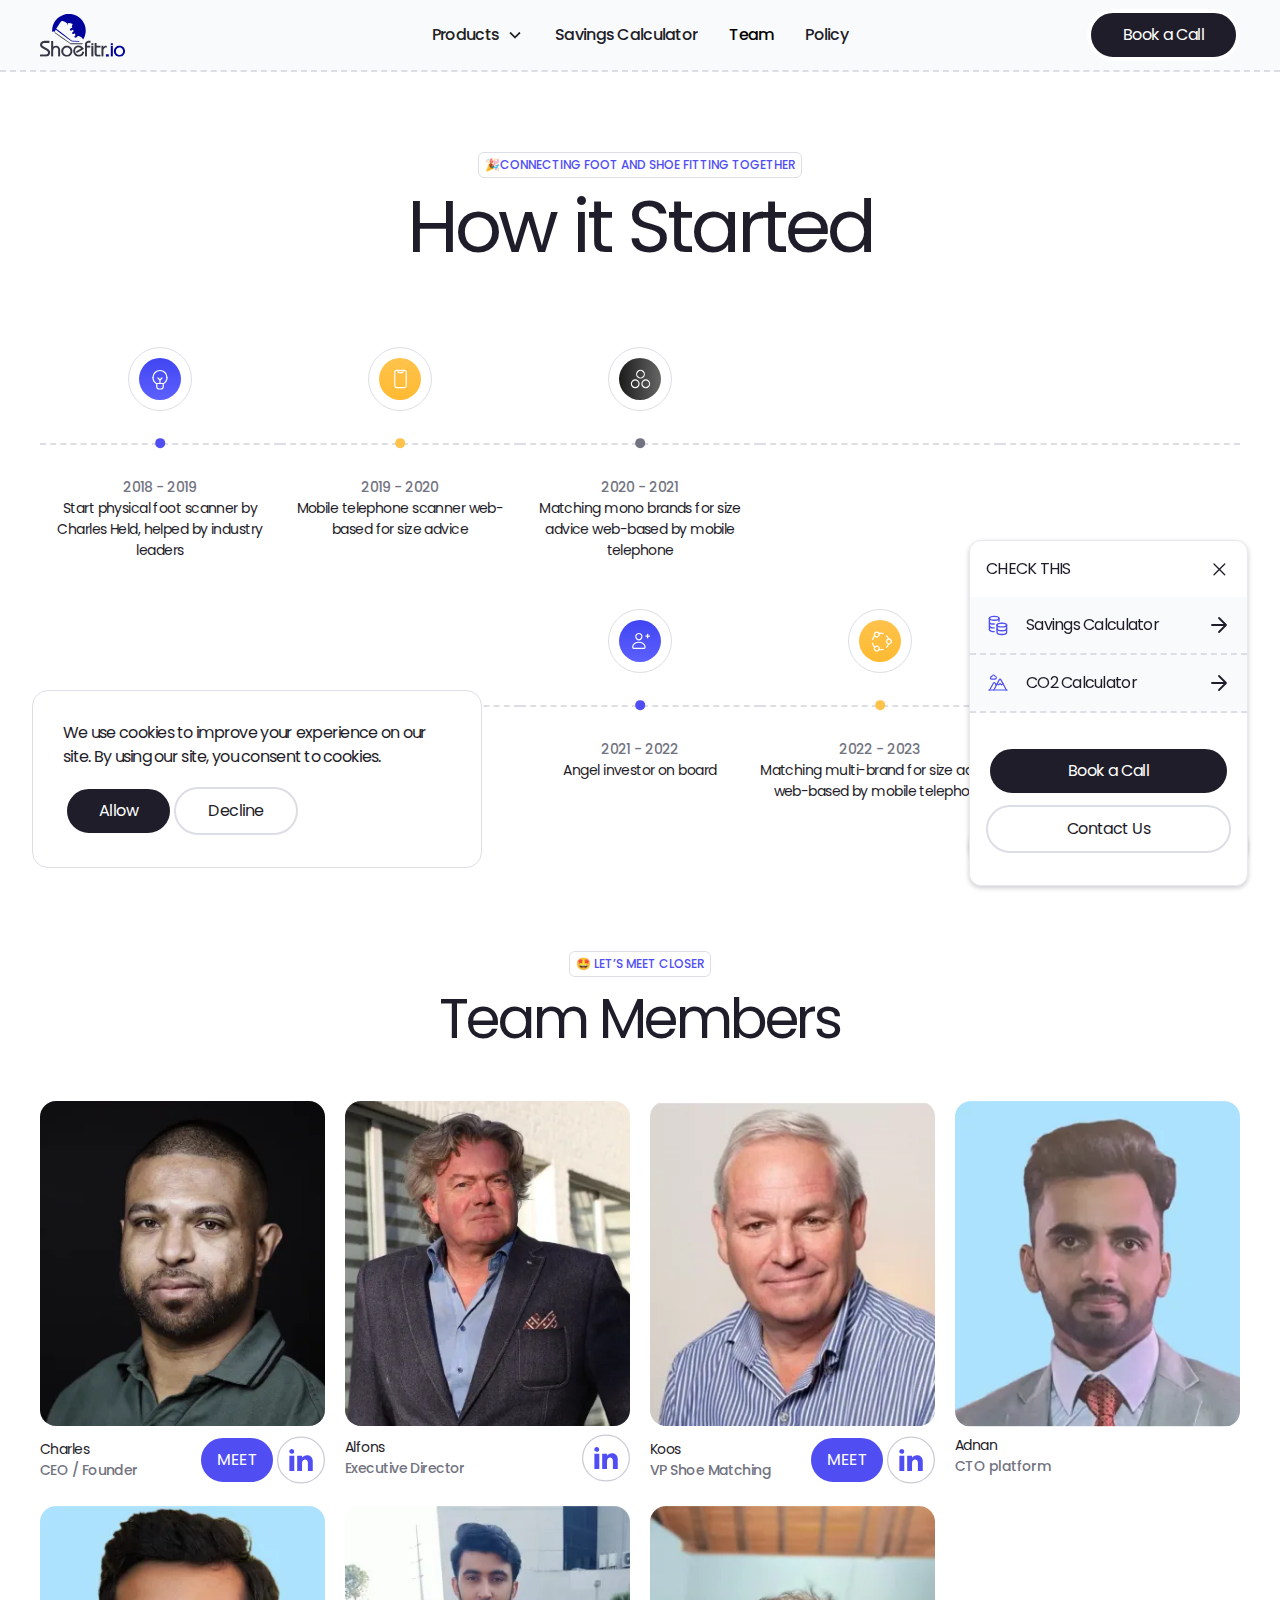
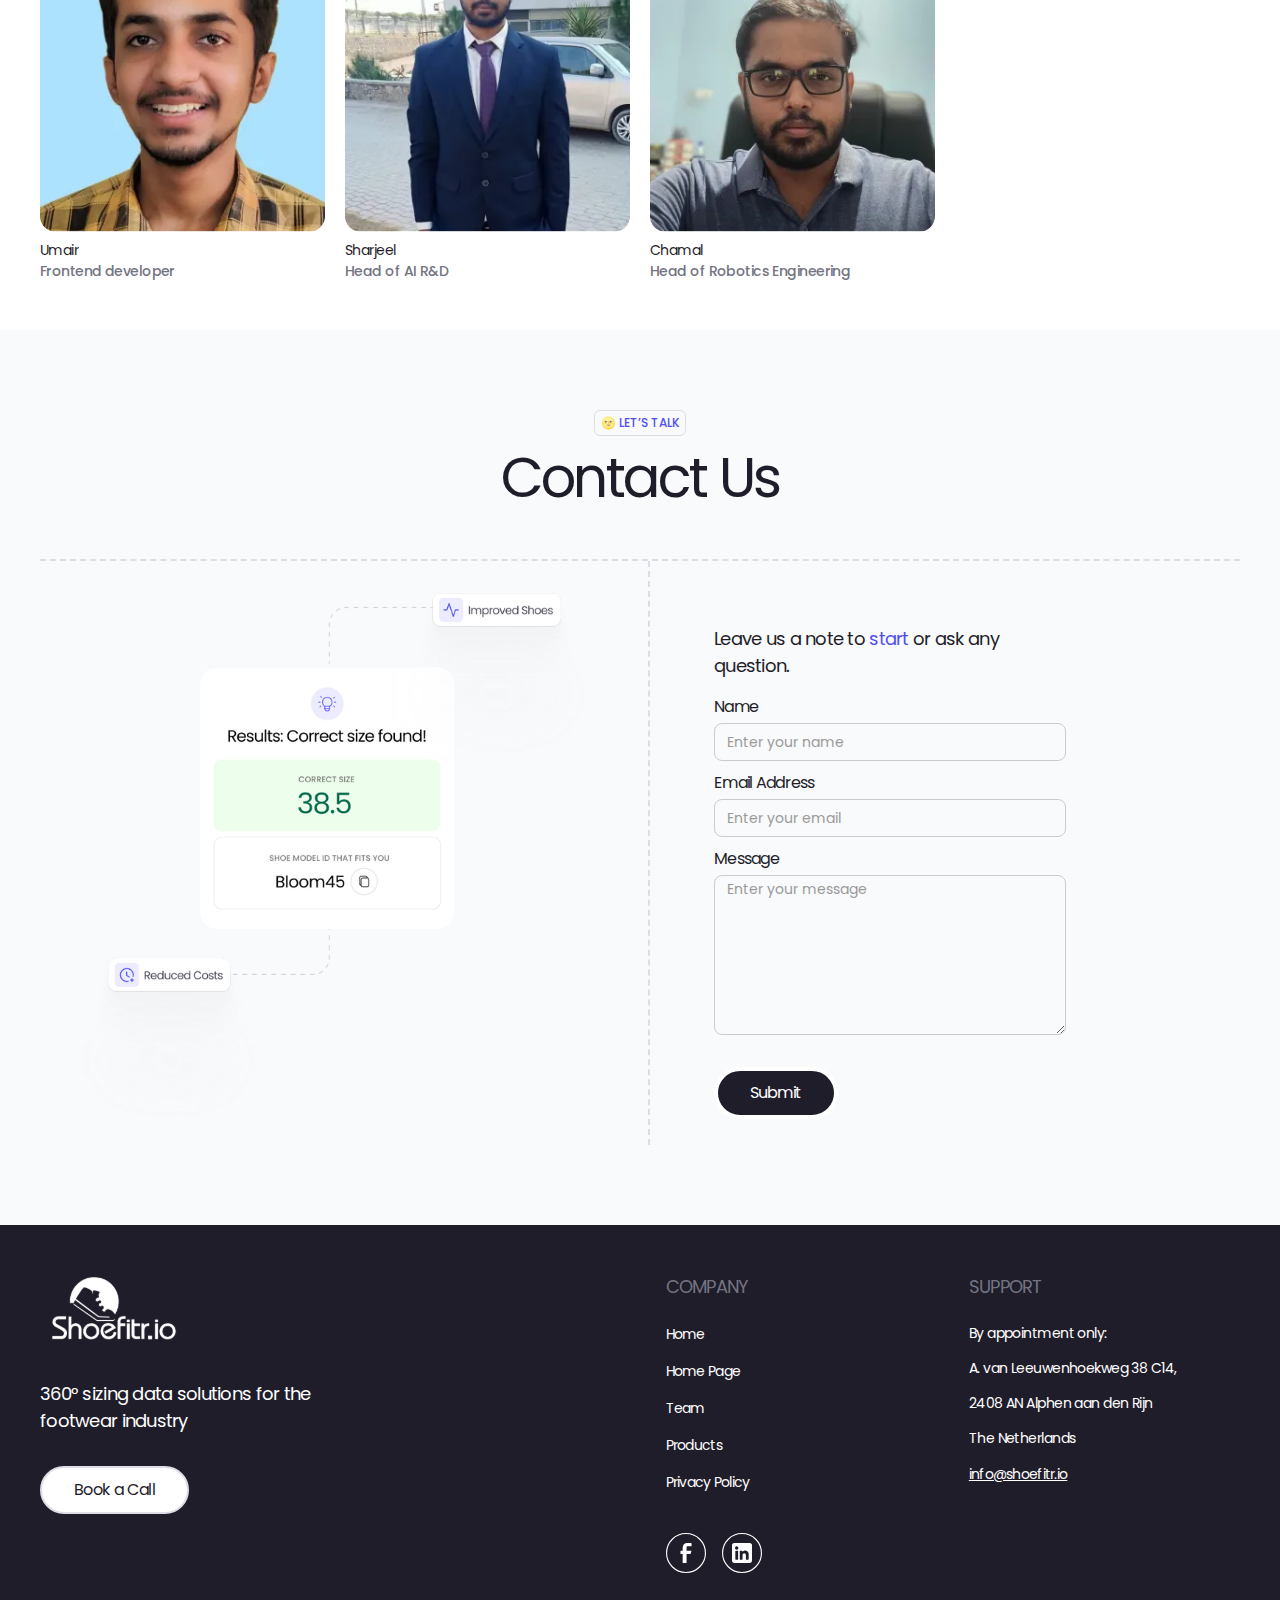
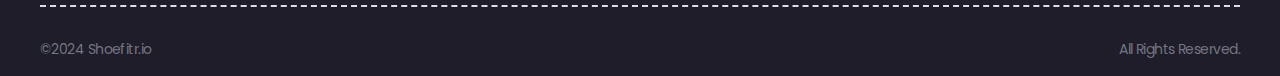
<file: team.html>
<!DOCTYPE html><!--  Last Published: Wed Oct 16 2024 07:18:24 GMT+0000 (Coordinated Universal Time)  -->
<html data-wf-page="6626662217335110bb035475" data-wf-site="661e51f97cf55e4c27822fac">
<head>
  <meta charset="utf-8">
  <title>Team | Shoefitr.io</title>
  <meta content="Meet our Shoefitr team. CEO: Charles | CTO: Adnan" name="description">
  <meta content="Team | Shoefitr.io" property="og:title">
  <meta content="Meet our Shoefitr team. CEO: Charles | CTO: Adnan" property="og:description">
  <meta content="Team | Shoefitr.io" property="twitter:title">
  <meta content="Meet our Shoefitr team. CEO: Charles | CTO: Adnan" property="twitter:description">
  <meta property="og:type" content="website">
  <meta content="summary_large_image" name="twitter:card">
  <meta content="width=device-width, initial-scale=1" name="viewport">
  <link href="css/normalize.css" rel="stylesheet" type="text/css">
  <link href="css/webflow.css" rel="stylesheet" type="text/css">
  <link href="css/shoefitr.webflow.css" rel="stylesheet" type="text/css">
  <script type="text/javascript">!function(o,c){var n=c.documentElement,t=" w-mod-";n.className+=t+"js",("ontouchstart"in o||o.DocumentTouch&&c instanceof DocumentTouch)&&(n.className+=t+"touch")}(window,document);</script>
  <link href="images/favicon.ico" rel="shortcut icon" type="image/x-icon">
  <link href="images/webclip.png" rel="apple-touch-icon"><!--  Finsweet Cookie Consent  -->
  <script type="text/javascript">
(function() {
    window.sib = {
        equeue: [],
        client_key: "4cj23ymx8kpeet3z2bmdbwxs"
    };
    /* OPTIONAL: email for identify request*/
    // window.sib.email_id = 'example@domain.com';
    window.sendinblue = {};
    for (var j = ['track', 'identify', 'trackLink', 'page'], i = 0; i < j.length; i++) {
    (function(k) {
        window.sendinblue[k] = function() {
            var arg = Array.prototype.slice.call(arguments);
            (window.sib[k] || function() {
                    var t = {};
                    t[k] = arg;
                    window.sib.equeue.push(t);
                })(arg[0], arg[1], arg[2], arg[3]);
            };
        })(j[i]);
    }
    var n = document.createElement("script"),
        i = document.getElementsByTagName("script")[0];
    n.type = "text/javascript", n.id = "sendinblue-js", n.async = !0, n.src = "https://sibautomation.com/sa.js?key=" + window.sib.client_key, i.parentNode.insertBefore(n, i), window.sendinblue.page();
})();
</script>
  <!--  Leadinfo tracking code  -->
  <script>
(function(l,e,a,d,i,n,f,o){if(!l[i]){l.GlobalLeadinfoNamespace=l.GlobalLeadinfoNamespace||[];
l.GlobalLeadinfoNamespace.push(i);l[i]=function(){(l[i].q=l[i].q||[]).push(arguments)};l[i].t=l[i].t||n;
l[i].q=l[i].q||[];o=e.createElement(a);f=e.getElementsByTagName(a)[0];o.async=1;o.src=d;f.parentNode.insertBefore(o,f);}
}(window,document,'script','https://cdn.leadinfo.net/ping.js','leadinfo','LI-6617957F30C9F'));
</script>
  <!--  Google tag (gtag.js)  -->
  <script>
			document.addEventListener("DOMContentLoaded", () => {
  const cookiesBanner = document.getElementById("cookies-banner");
  const allowCookies = document.getElementById("allow-cookies");
  const declineCookies = document.getElementById("decline-cookies");

  // Show the banner only if the user hasn't made a choice
  if (!localStorage.getItem("cookiesAccepted")) {
    cookiesBanner.classList.add("active-cookie");
  }

  // Allow cookies
  allowCookies.addEventListener("click", () => {
    localStorage.setItem("cookiesAccepted", "true");
    cookiesBanner.classList.remove("active-cookie");
  });

  // Decline cookies
  declineCookies.addEventListener("click", () => {
    localStorage.setItem("cookiesAccepted", "false");
    cookiesBanner.classList.remove("active-cookie");
  });
});

		</script>
</head>
<body>
  <div class="page-wrapper">
    <div class="global-styles w-embed">
      <style>
/* Make text look crisper and more legible in all browsers */
body {
  -webkit-font-smoothing: antialiased;
  -moz-osx-font-smoothing: grayscale;
  font-smoothing: antialiased;
  text-rendering: optimizeLegibility;
}
/* Focus state style for keyboard navigation for the focusable elements */
*[tabindex]:focus-visible,
  input[type="file"]:focus-visible {
   outline: 0.125rem solid #4d65ff;
   outline-offset: 0.125rem;
}
/* Set color style to inherit */
.inherit-color * {
    color: inherit;
}
/* Get rid of top margin on first element in any rich text element */
.w-richtext > :not(div):first-child, .w-richtext > div:first-child > :first-child {
  margin-top: 0 !important;
}
/* Get rid of bottom margin on last element in any rich text element */
.w-richtext>:last-child, .w-richtext ol li:last-child, .w-richtext ul li:last-child {
	margin-bottom: 0 !important;
}
/* Make sure containers never lose their center alignment */
.container-medium,.container-small, .container-large {
	margin-right: auto !important;
  margin-left: auto !important;
}
/* 
Make the following elements inherit typography styles from the parent and not have hardcoded values. 
Important: You will not be able to style for example "All Links" in Designer with this CSS applied.
Uncomment this CSS to use it in the project. Leave this message for future hand-off.
*/
/*
a,
.w-input,
.w-select,
.w-tab-link,
.w-nav-link,
.w-dropdown-btn,
.w-dropdown-toggle,
.w-dropdown-link {
  color: inherit;
  text-decoration: inherit;
  font-size: inherit;
}
*/
/* Apply "..." after 3 lines of text */
.text-style-3lines {
	display: -webkit-box;
	overflow: hidden;
	-webkit-line-clamp: 3;
	-webkit-box-orient: vertical;
}
/* Apply "..." after 2 lines of text */
.text-style-2lines {
	display: -webkit-box;
	overflow: hidden;
	-webkit-line-clamp: 2;
	-webkit-box-orient: vertical;
}
/* Adds inline flex display */
.display-inlineflex {
  display: inline-flex;
}
/* These classes are never overwritten */
.hide {
  display: none !important;
}
@media screen and (max-width: 991px) {
    .hide, .hide-tablet {
        display: none !important;
    }
}
  @media screen and (max-width: 767px) {
    .hide-mobile-landscape{
      display: none !important;
    }
}
  @media screen and (max-width: 479px) {
    .hide-mobile{
      display: none !important;
    }
}
.margin-0 {
  margin: 0rem !important;
}
.padding-0 {
  padding: 0rem !important;
}
.spacing-clean {
padding: 0rem !important;
margin: 0rem !important;
}
.margin-top {
  margin-right: 0rem !important;
  margin-bottom: 0rem !important;
  margin-left: 0rem !important;
}
.padding-top {
  padding-right: 0rem !important;
  padding-bottom: 0rem !important;
  padding-left: 0rem !important;
}
.margin-right {
  margin-top: 0rem !important;
  margin-bottom: 0rem !important;
  margin-left: 0rem !important;
}
.padding-right {
  padding-top: 0rem !important;
  padding-bottom: 0rem !important;
  padding-left: 0rem !important;
}
.margin-bottom {
  margin-top: 0rem !important;
  margin-right: 0rem !important;
  margin-left: 0rem !important;
}
.padding-bottom {
  padding-top: 0rem !important;
  padding-right: 0rem !important;
  padding-left: 0rem !important;
}
.margin-left {
  margin-top: 0rem !important;
  margin-right: 0rem !important;
  margin-bottom: 0rem !important;
}
.padding-left {
  padding-top: 0rem !important;
  padding-right: 0rem !important;
  padding-bottom: 0rem !important;
}
.margin-horizontal {
  margin-top: 0rem !important;
  margin-bottom: 0rem !important;
}
.padding-horizontal {
  padding-top: 0rem !important;
  padding-bottom: 0rem !important;
}
.margin-vertical {
  margin-right: 0rem !important;
  margin-left: 0rem !important;
}
.padding-vertical {
  padding-right: 0rem !important;
  padding-left: 0rem !important;
}
.tabs-menu {
    /* Hide scrollbar for Firefox */
    scrollbar-width: none; 
    /* Hide scrollbar for WebKit browsers */
    -webkit-scrollbar {
        display: none;
    }
    /* For WebKit-based browsers */
    -webkit-overflow-scrolling: touch;
    /* For Internet Explorer and Edge */
    -ms-overflow-style: -ms-autohiding-scrollbar;
}
</style>
    </div>
    <div data-animation="default" class="navbar2_component w-nav" data-easing2="ease" fs-scrolldisable-element="smart-nav" data-easing="ease" data-collapse="medium" data-w-id="0de976da-f57c-8a2c-a105-c816e051d04f" role="banner" data-no-scroll="1" data-duration="400" id="nav" data-doc-height="1">
      <div class="padding-global max-width-full">
        <div class="container-large">
          <div class="navbar2_container">
            <a href="index.html" class="navbar2_logo-link w-nav-brand">
              <div class="icon-embed-custom-2 w-embed"><svg xmlns="http://www.w3.org/2000/svg" width="100%" height="100%" viewbox="0 0 85 43" fill="none" preserveaspectratio="xMidYMid meet" aria-hidden="true" role="img">
                  <g clip-path="url(#clip0_4291_16198)">
                    <path fill-rule="evenodd" clip-rule="evenodd" d="M30.9173 0.117578C34.0727 0.468933 37.0467 1.62049 39.6143 3.75662C41.8441 5.61281 43.5294 7.8889 44.5835 10.5955C45.6163 13.2471 45.9329 15.9981 45.5893 18.8301C45.3161 21.0763 44.5922 23.1613 43.4744 25.1179C43.1993 25.6005 43.1655 25.5899 42.8721 25.1159C41.8759 23.5078 40.4589 22.4653 38.6182 22.0367C37.9676 21.8852 37.4019 22.1584 36.9531 22.64C36.7243 22.8852 36.5177 23.1516 36.3112 23.4171C36.0602 23.7375 35.7426 23.7636 35.4077 23.6082C35.0399 23.4364 34.7127 23.1999 34.454 22.8785C34.2542 22.6304 34.2822 22.4151 34.5293 22.2172C34.7388 22.0493 34.9637 21.8949 35.1461 21.7008C35.7108 21.1004 35.3874 19.8456 34.6104 19.5628C34.2822 19.4431 34.0351 19.6168 33.7899 19.779C33.5486 19.9373 33.3092 20.0773 33.0052 20.0367C32.5187 19.973 32.2629 19.7076 32.1586 19.1516C32.0611 18.6284 32.2542 18.1776 32.6818 17.946C32.7996 17.8823 32.925 17.8321 33.0447 17.7713C33.315 17.6332 33.6992 17.5454 33.6596 17.1689C33.6084 16.6863 33.426 16.2153 33.011 15.9122C32.8034 15.7606 32.566 15.9083 32.3662 16.0125C32.0804 16.1612 31.8092 16.3378 31.5293 16.4981C31.0129 16.7963 30.5158 16.7442 30.2194 16.3639C29.8034 15.8291 29.8024 15.1737 30.2349 14.749C30.5756 14.4141 31.0022 14.2094 31.4414 14.0328C31.5283 13.998 31.6229 13.9816 31.7107 13.9479C32.3005 13.721 32.4077 13.5724 32.0795 13.0337C31.6519 12.333 31.8227 11.7635 32.2561 11.1795C32.3362 11.0723 32.3932 10.9478 32.454 10.8281C32.6779 10.3918 32.5862 10.0704 32.1403 9.86962C31.038 9.37444 29.8738 9.13119 28.6702 9.05687C28.3304 9.03563 28.1904 9.18042 28.0958 9.52213C27.8999 10.2345 28.0119 10.9633 27.8709 11.6853C27.62 11.2538 27.6412 10.7586 27.5543 10.2972C27.4491 9.7451 27.1788 9.38988 26.7358 9.08004C25.6856 8.34547 24.5833 7.71226 23.3805 7.26631C23.0543 7.14565 22.7145 7.05009 22.3738 6.98059C21.9838 6.90144 21.6585 7.00569 21.3622 7.3165C20.4288 8.29624 19.6932 9.42174 18.9461 10.5357C18.1006 11.7953 17.3177 13.0975 16.4741 14.3591C16.2434 14.7036 16.2974 14.9015 16.5938 15.1245C18.4616 16.529 20.3274 17.9353 22.1923 19.3446C23.7773 20.5425 25.3593 21.7443 26.9424 22.9441L31.5283 26.3959C31.9144 26.7009 32.3497 26.7965 32.8401 26.8225L38.9657 27.0735C39.1124 27.0918 39.2523 27.1449 39.3633 27.2549C39.4541 27.3447 39.5255 27.4412 39.4743 27.5754C39.4299 27.6941 39.3247 27.726 39.2118 27.7241L33.4434 27.5735C32.9328 27.5484 32.4221 27.5214 31.9135 27.4779C31.5911 27.4499 31.3246 27.2646 31.1026 27.0542L27.1074 24.1574C25.6537 23.0966 24.2078 22.0252 22.7628 20.9537C20.7763 19.4817 18.7936 18.0048 16.8081 16.5319C16.5059 16.3079 16.1932 16.0975 15.9036 15.8591C15.7357 15.7201 15.6565 15.7104 15.5503 15.9228C15.2434 16.5348 14.9036 17.1313 14.6024 17.7462C14.4924 17.972 14.3766 18.0029 14.2173 17.8436C13.7849 17.4141 13.3138 17.5406 12.8322 17.722C12.2366 17.9469 12.1671 17.8948 12.1613 17.2577C12.1526 16.2751 12.1236 15.2886 12.2762 14.3156C12.476 13.0415 12.8148 11.7992 13.282 10.5936C14.2636 8.06168 15.8109 5.92266 17.8264 4.12245C19.2502 2.8512 20.8535 1.85119 22.6344 1.14751C23.8854 0.653298 25.1614 0.262367 26.508 0.122404C28.0012 -0.0330029 29.4771 -0.0387945 30.9163 0.120474L30.9173 0.117578Z" fill="#00049D"></path>
                    <path fill-rule="evenodd" clip-rule="evenodd" d="M36.3603 30.1461C34.6229 30.1461 32.8854 30.1432 31.1479 30.1499C30.8815 30.1509 30.6518 30.0949 30.4307 29.9405C28.8767 28.8555 27.3168 27.7793 25.7618 26.6972C24.0648 25.5148 22.3679 24.3323 20.6748 23.1431C18.8495 21.8603 17.0271 20.5736 15.2086 19.2821C14.9209 19.0774 14.6699 18.8294 14.6168 18.4519C14.6024 18.3487 14.5792 18.227 14.7008 18.1653C14.8031 18.1131 14.8784 18.1865 14.9528 18.2444C17.0271 19.8467 19.2125 21.2946 21.3582 22.7966C23.0851 24.0061 24.8274 25.1943 26.5571 26.398C27.8583 27.3034 29.1547 28.2165 30.4452 29.1364C30.6209 29.2619 30.7898 29.3246 31.0012 29.3246C34.6238 29.3218 38.2474 29.3227 41.8701 29.3227C42.2513 29.3227 42.4869 29.1982 42.8044 28.8835C42.9154 28.7812 42.9733 28.7194 43.0795 28.7899C43.2108 28.8768 43.1152 28.9656 43.0525 29.0573C42.817 29.4057 42.5148 29.6924 42.2185 29.9859C42.0477 30.1557 41.8295 30.1461 41.6123 30.1461C39.8613 30.1461 38.1104 30.1461 36.3594 30.1461H36.3603Z" fill="#373644"></path>
                    <path d="M9.40937 26.8691V28.9956H3.76838C3.61394 29.0265 3.46336 29.0728 3.31761 29.1346C3.17089 29.1964 3.03671 29.2736 2.91316 29.3653C2.80505 29.4425 2.70466 29.5352 2.61296 29.6423C2.5203 29.7504 2.43536 29.8662 2.35813 29.9888C2.29636 30.0969 2.24616 30.2205 2.20755 30.3585C2.16894 30.4975 2.15736 30.6356 2.1728 30.7746C2.18825 30.9136 2.21914 31.0439 2.26547 31.1674C2.3118 31.291 2.36586 31.4145 2.42763 31.5371C2.53574 31.707 2.66219 31.8605 2.80891 31.9995C2.95563 32.1385 3.11297 32.2533 3.28286 32.346L7.97596 34.9117C8.42288 35.2051 8.81574 35.5555 9.15454 35.9638C9.49335 36.3721 9.76362 36.8229 9.96343 37.3161C9.99432 37.5005 10.0213 37.6858 10.0445 37.8712C10.0677 38.0555 10.0793 38.2486 10.0793 38.4494V38.7032C10.0793 38.7496 10.0754 38.792 10.0677 38.8306C10.06 38.8692 10.0561 38.9117 10.0561 38.958C10.0098 39.3895 9.90552 39.8017 9.74432 40.1945C9.58215 40.5874 9.37076 40.9542 9.10821 41.293C8.83118 41.6164 8.50299 41.8789 8.12558 42.0787C7.74816 42.2795 7.34275 42.4108 6.91224 42.4716C6.88135 42.487 6.8466 42.4948 6.80799 42.4948H0V40.5073H6.24235C6.42768 40.4918 6.60818 40.4455 6.78579 40.3683C6.96243 40.2911 7.12846 40.1984 7.2829 40.0903C7.40645 40.0131 7.50974 39.9214 7.59468 39.8123C7.67962 39.7052 7.75298 39.5893 7.81476 39.4658C7.84565 39.3886 7.87268 39.3123 7.89584 39.2341C7.91901 39.1579 7.93059 39.0806 7.93059 39.0034C7.94604 38.9262 7.95376 38.8499 7.95376 38.7727V38.542C7.93831 38.3885 7.91515 38.238 7.88426 38.0912C7.85337 37.9445 7.79932 37.8104 7.7221 37.6868C7.61399 37.5179 7.48271 37.3557 7.32923 37.2013C7.17479 37.0478 7.01359 36.9165 6.84371 36.8084C5.99621 36.2688 5.13326 35.7495 4.25487 35.2476C3.37649 34.7466 2.48265 34.2649 1.57338 33.8026C1.23457 33.4947 0.94113 33.152 0.694989 32.7746C0.447882 32.3972 0.255794 31.9927 0.116797 31.5603C0.101353 31.4676 0.0897694 31.3721 0.0820473 31.2717C0.0743252 31.1713 0.0704641 31.068 0.0704641 30.9589V30.7852C0.0704641 30.7311 0.0781862 30.6732 0.0936304 30.6114C0.0936304 30.5651 0.0974915 30.5149 0.105214 30.4608C0.112936 30.4068 0.124519 30.3489 0.139963 30.2871C0.170851 30.0718 0.213323 29.8556 0.267378 29.6394C0.321432 29.4242 0.394792 29.2157 0.487457 29.0159C0.749043 28.6153 1.05407 28.2639 1.4006 27.9637C1.74712 27.6635 2.13612 27.4203 2.56856 27.2359C2.79926 27.1432 3.03864 27.0708 3.28479 27.0168C3.53093 26.9627 3.77803 26.928 4.02418 26.9125L4.30121 26.8662H9.41034L9.40937 26.8691Z" fill="#373644"></path>
                    <path d="M13.1535 27.0542V32.9259C13.5077 32.6025 13.9045 32.3332 14.3436 32.117C14.7828 31.9008 15.2413 31.755 15.7191 31.6778C15.7809 31.6624 15.8379 31.6546 15.8929 31.6546H16.0666C16.2211 31.6546 16.3707 31.6662 16.5174 31.6894C16.6641 31.7126 16.8138 31.7396 16.9682 31.7705C17.4151 31.8786 17.8234 32.0475 18.1931 32.2792C18.5628 32.5108 18.8939 32.7956 19.1873 33.1344C19.4952 33.535 19.7308 33.9751 19.8929 34.452C20.0551 34.9298 20.1275 35.4153 20.113 35.9085V42.4974H18.1477V35.3999C18.1323 35.2309 18.0898 35.0649 18.0203 34.9027C17.9508 34.7406 17.8543 34.5832 17.7317 34.4288C17.5309 34.1209 17.2732 33.8825 16.9576 33.7126C16.6419 33.5427 16.2983 33.451 15.9286 33.4346C15.7278 33.4346 15.5319 33.4577 15.3388 33.5041C15.1458 33.5504 14.9653 33.6199 14.7954 33.7126C14.5946 33.7744 14.4141 33.867 14.2519 33.9896C14.0898 34.1132 13.9469 34.2522 13.8243 34.4056C13.6081 34.729 13.4469 35.0765 13.3388 35.4462C13.2307 35.8159 13.1689 36.202 13.1535 36.6026V42.4974H11.165V27.0552H13.1535V27.0542Z" fill="#373644"></path>
                    <path d="M27.1636 31.7002C27.4252 31.7002 27.6916 31.7233 27.9609 31.7697C28.2302 31.816 28.4889 31.8855 28.7351 31.9782C29.1202 32.1172 29.486 32.2938 29.8335 32.51C30.1801 32.7262 30.4996 32.9801 30.793 33.2726C31.0855 33.566 31.3442 33.8894 31.5671 34.2436C31.7901 34.5989 31.9639 34.9763 32.0874 35.3769C32.211 35.762 32.2911 36.1626 32.3307 36.5786C32.3693 36.9946 32.3731 37.4107 32.3422 37.8267C32.3114 38.2273 32.2264 38.6211 32.0884 39.0053C31.9494 39.3904 31.7727 39.7601 31.5565 40.1153C31.3403 40.4696 31.0864 40.7978 30.794 41.098C30.5005 41.3982 30.1772 41.6646 29.8229 41.8953C29.4841 42.096 29.1183 42.2572 28.7244 42.3808C28.3316 42.5043 27.9349 42.5806 27.5343 42.6115C27.4571 42.6269 27.3837 42.6385 27.3142 42.6462C27.2447 42.654 27.1713 42.6578 27.0941 42.6578C27.0169 42.6733 26.9435 42.681 26.875 42.681H26.6549C26.3924 42.681 26.1346 42.6655 25.8808 42.6347C25.6269 42.6038 25.3682 42.5574 25.1066 42.4957C24.7215 42.3721 24.347 42.207 23.985 41.9986C23.623 41.7901 23.2871 41.5555 22.9792 41.2929C22.6867 41.0005 22.4203 40.68 22.1819 40.3335C21.9425 39.9869 21.7466 39.6211 21.5921 39.235C21.484 38.9271 21.3991 38.6192 21.3373 38.3103C21.2755 38.0024 21.2446 37.6858 21.2446 37.3624V37.0854C21.2446 37.0545 21.2485 37.0159 21.2562 36.9695C21.2639 36.9232 21.2678 36.8769 21.2678 36.8305C21.2987 36.4145 21.3798 36.0062 21.511 35.6056C21.6414 35.205 21.8074 34.8276 22.0082 34.4724C22.2234 34.1182 22.4667 33.79 22.736 33.4898C23.0053 33.1896 23.3103 32.9164 23.6491 32.6693C24.0033 32.4386 24.373 32.2494 24.7591 32.1027C25.1443 31.956 25.5371 31.8527 25.9387 31.7909C26.1385 31.76 26.3431 31.7369 26.5516 31.7214C26.7601 31.706 26.9638 31.706 27.1646 31.7214V31.6982L27.1636 31.7002ZM27.4406 33.5728C27.3789 33.5728 27.321 33.5689 27.2669 33.5612C27.2128 33.5535 27.1627 33.5496 27.1163 33.5496C27.0545 33.5342 26.9966 33.5264 26.9426 33.5264H26.7688C26.6916 33.5264 26.6144 33.5303 26.5381 33.538C26.4609 33.5458 26.3837 33.5496 26.3065 33.5496C26.2292 33.5651 26.152 33.5805 26.0748 33.5959C25.9976 33.6114 25.9204 33.6346 25.8431 33.6654C25.5343 33.7427 25.2495 33.8614 24.9879 34.0236C24.7254 34.1857 24.4869 34.3894 24.2717 34.6365C24.0864 34.8373 23.9252 35.0448 23.7862 35.261C23.6472 35.4772 23.5323 35.7157 23.4396 35.9772C23.3779 36.2398 23.3315 36.5091 23.3006 36.7861C23.2697 37.0632 23.262 37.3412 23.2775 37.6182C23.2929 37.8807 23.3392 38.1423 23.4165 38.4039C23.4937 38.6655 23.5931 38.9126 23.7167 39.1433C23.8402 39.3904 23.9937 39.6095 24.179 39.8026C24.3644 39.9956 24.5642 40.1761 24.7804 40.346C25.012 40.5005 25.2543 40.6269 25.5092 40.7273C25.763 40.8277 26.0217 40.8933 26.2833 40.9242C26.376 40.9397 26.4686 40.9512 26.5603 40.959C26.653 40.9667 26.737 40.9705 26.8142 40.9705C26.9986 40.9705 27.1839 40.9551 27.3692 40.9242C27.5545 40.8933 27.7312 40.847 27.9011 40.7852C28.1627 40.709 28.4059 40.6009 28.6289 40.4619C28.8519 40.3229 29.0642 40.1539 29.265 39.9532C29.4648 39.7833 29.6424 39.5835 29.7968 39.3518C29.9513 39.1201 30.0739 38.8817 30.1665 38.6356C30.2438 38.4502 30.2978 38.2659 30.3287 38.0806C30.3596 37.8952 30.375 37.7031 30.375 37.5024V37.2601C30.375 37.1751 30.3673 37.095 30.3519 37.0178C30.3673 36.7398 30.3442 36.4705 30.2824 36.2089C30.2206 35.9473 30.1279 35.6925 30.0053 35.4464C29.8818 35.1848 29.7283 34.9492 29.543 34.7417C29.3577 34.5342 29.1578 34.3527 28.9416 34.1983C28.7254 34.0293 28.4908 33.8942 28.236 33.7938C27.9822 33.6934 27.7157 33.6288 27.4387 33.5969V33.5737L27.4406 33.5728Z" fill="#373644"></path>
                    <path d="M38.0977 31.5854H38.4674C38.591 31.5854 38.7136 31.5931 38.8371 31.6086C39.0833 31.624 39.3342 31.6511 39.5881 31.6897C39.842 31.7283 40.0852 31.7862 40.3159 31.8634C40.6701 31.9715 41.0167 32.1144 41.3565 32.291C41.6953 32.4686 42.0109 32.6723 42.3043 32.904C42.6277 33.1974 42.9173 33.5131 43.1711 33.8519C43.426 34.1907 43.6451 34.5613 43.8304 34.9619L36.7792 38.9842L35.8776 37.4117L41.0331 34.4301C40.8941 34.2756 40.7445 34.1289 40.5823 33.9909C40.4201 33.8519 40.2319 33.7293 40.0157 33.6212C39.7995 33.5285 39.5726 33.4513 39.3342 33.3895C39.0948 33.3287 38.8526 33.2891 38.6064 33.2737C38.3748 33.2737 38.1479 33.293 37.9249 33.3316C37.701 33.3702 37.4819 33.4281 37.2657 33.5053C36.7879 33.6598 36.3718 33.9214 36.0176 34.2911C35.6624 34.6607 35.4085 35.0922 35.255 35.5855C35.2241 35.6936 35.1971 35.8056 35.1739 35.9204C35.1508 36.0362 35.1315 36.1482 35.116 36.2554C35.1006 36.3635 35.0929 36.4745 35.0929 36.5903V36.9253C35.1083 37.2805 35.1662 37.6231 35.2666 37.9542C35.367 38.2853 35.5099 38.6058 35.6942 38.9137C35.8631 39.2071 36.0755 39.4803 36.3303 39.7342C36.5842 39.988 36.8583 40.2081 37.1508 40.3934C37.4124 40.5324 37.6856 40.6319 37.9713 40.6936C38.256 40.7554 38.5456 40.7863 38.8381 40.7863C39.007 40.7863 39.173 40.7786 39.3352 40.7631C39.4974 40.7477 39.6547 40.7168 39.8091 40.6705C40.0244 40.5942 40.2329 40.5015 40.4337 40.3934C40.6335 40.2853 40.8265 40.1695 41.0119 40.0469C41.2117 39.9079 41.3893 39.7506 41.5437 39.573C41.6972 39.3963 41.8285 39.2071 41.9366 39.0064C42.0292 38.7757 42.1016 38.5401 42.1557 38.3017C42.2097 38.0633 42.2445 37.8201 42.2599 37.5729L44.202 37.9658C44.1712 38.3664 44.0939 38.7438 43.9704 39.0981C43.8468 39.4533 43.6847 39.7911 43.4849 40.1154C43.2841 40.4388 43.0534 40.7361 42.7908 41.0054C42.5292 41.2757 42.2435 41.518 41.9356 41.7332C41.6122 41.9494 41.2763 42.1261 40.9298 42.2651C40.5833 42.4041 40.2242 42.4958 39.8545 42.5421C39.7618 42.5576 39.6692 42.573 39.5775 42.5884C39.4848 42.6039 39.3921 42.6193 39.3004 42.6348H38.7223C38.5379 42.6348 38.3526 42.6271 38.1672 42.6116C37.9819 42.5962 37.7975 42.573 37.6122 42.5421C37.2425 42.5112 36.8796 42.4234 36.5253 42.2767C36.1711 42.1309 35.839 41.9494 35.5311 41.7332C34.9606 41.2554 34.4867 40.6965 34.1093 40.0566C33.7318 39.4176 33.4577 38.7351 33.2888 38.0112C33.2733 37.8876 33.2656 37.7679 33.2656 37.6531V37.0517C33.2656 36.9668 33.2733 36.8857 33.2888 36.8085C33.2888 36.6395 33.3004 36.4658 33.3235 36.2882C33.3467 36.1115 33.3737 35.9455 33.4046 35.7911C33.4818 35.4214 33.59 35.0623 33.728 34.7158C33.867 34.3692 34.0359 34.0343 34.2367 33.71C34.4519 33.402 34.7029 33.1202 34.9877 32.8663C35.2724 32.6125 35.5852 32.3924 35.924 32.208C36.2628 32.0227 36.6132 31.8808 36.9761 31.7804C37.3381 31.68 37.7116 31.6231 38.0977 31.6067V31.5835V31.5854Z" fill="#373644"></path>
                    <path d="M48.6862 26.8227C48.8561 26.8073 49.0134 26.7957 49.1601 26.7879C49.3069 26.7802 49.4565 26.7764 49.6109 26.7764C49.7654 26.7764 49.915 26.7802 50.0617 26.7879C50.2084 26.7957 50.358 26.815 50.5125 26.8459V28.6258H48.802L48.0858 28.7416C47.9468 28.8189 47.8165 28.8999 47.6929 28.9839C47.5694 29.0689 47.4536 29.1654 47.3464 29.2725C47.2846 29.3343 47.2306 29.3922 47.1852 29.4463C47.1389 29.5003 47.1003 29.566 47.0694 29.6432C47.0539 29.6895 47.0424 29.732 47.0346 29.7706C47.0269 29.8092 47.0153 29.8517 46.9999 29.898C46.9844 29.9444 46.9729 29.9868 46.9651 30.0254C46.9574 30.064 46.9536 30.1065 46.9536 30.1529V31.7253H50.2827V33.621H46.9536V42.4986H44.9883V30.2233C45.0037 30.0225 45.0346 29.8227 45.0809 29.622C45.1273 29.4222 45.1968 29.2291 45.2894 29.0438C45.3667 28.8285 45.4661 28.6316 45.5896 28.454C45.7132 28.2773 45.8512 28.1113 46.0057 27.9569C46.1591 27.8034 46.3213 27.6721 46.4912 27.564C46.6601 27.4569 46.8454 27.3555 47.0462 27.2638C47.3078 27.1557 47.5781 27.0669 47.8551 26.9984C48.1321 26.9289 48.4101 26.8787 48.6872 26.8478V26.8246L48.6862 26.8227Z" fill="#373644"></path>
                    <path d="M53.379 31.793H51.3442V42.5431H53.379V31.793Z" fill="#373644"></path>
                    <path d="M56.5915 29.0186V31.7927H60.521V33.5727H56.6378V39.6528C56.6378 39.6992 56.6417 39.7339 56.6494 39.7571C56.6571 39.7803 56.661 39.8073 56.661 39.8382C56.6918 39.9617 56.7343 40.0776 56.7884 40.1847C56.8424 40.2928 56.9158 40.3855 57.0075 40.4617C57.131 40.5544 57.2729 40.6239 57.4351 40.6693C57.5973 40.7156 57.7546 40.7465 57.909 40.7619L60.4747 40.7388V42.4955H57.2613C57.0606 42.4801 56.8598 42.4415 56.66 42.3797C56.4592 42.3189 56.2749 42.234 56.105 42.1258C55.9042 42.0177 55.716 41.8874 55.5384 41.733C55.3607 41.5795 55.2111 41.4019 55.0876 41.2011C54.9795 41.0322 54.8907 40.8585 54.8221 40.6808C54.7526 40.5042 54.7024 40.3227 54.6716 40.1374C54.6561 40.0447 54.6445 39.9569 54.6368 39.872C54.6291 39.787 54.6252 39.7069 54.6252 39.6297C54.6098 39.5525 54.6021 39.4714 54.6021 39.3874V29.0195H56.5905L56.5915 29.0186Z" fill="#373644"></path>
                    <path d="M66.7864 31.7234V33.4338C66.5557 33.4338 66.324 33.4454 66.0933 33.4685C65.8616 33.4917 65.6387 33.5342 65.4225 33.596C65.2217 33.6577 65.0335 33.7388 64.8558 33.8382C64.6782 33.9386 64.5055 34.0583 64.3356 34.1964C64.1811 34.3508 64.0421 34.5168 63.9195 34.6935C63.796 34.8711 63.6956 35.067 63.6184 35.2832C63.5566 35.5294 63.5103 35.7726 63.4794 36.011C63.4485 36.2504 63.433 36.4927 63.433 36.7389V42.4957H61.4678V31.7919H63.3172V33.1095C63.4408 32.956 63.5749 32.8015 63.7217 32.6471C63.8684 32.4936 64.0334 32.3624 64.2188 32.2542C64.3887 32.1471 64.573 32.0544 64.7738 31.9772C64.9736 31.9 65.1744 31.8469 65.3742 31.8151C65.5277 31.7842 65.6782 31.7571 65.825 31.734C65.9717 31.7108 66.1213 31.6992 66.2757 31.6992H66.4032C66.4418 31.6992 66.4842 31.7069 66.5306 31.7224C66.5769 31.7224 66.6184 31.7262 66.658 31.734C66.6966 31.7417 66.7391 31.7456 66.7854 31.7456V31.7224L66.7864 31.7234Z" fill="#373644"></path>
                    <path d="M72.8424 31.793H70.8076V42.5431H72.8424V31.793Z" fill="#00049D"></path>
                    <path d="M72.8424 29.1479H70.8076V30.9086H72.8424V29.1479Z" fill="#00049D"></path>
                    <path d="M68.7999 40.2021H65.9341V42.6819H68.7999V40.2021Z" fill="#00049D"></path>
                    <path d="M53.379 29.1479H51.3442V30.9086H53.379V29.1479Z" fill="#373644"></path>
                    <path d="M79.8013 31.7002C80.0629 31.7002 80.3293 31.7233 80.5986 31.7697C80.8679 31.816 81.1266 31.8855 81.3727 31.9782C81.7579 32.1172 82.1237 32.2938 82.4702 32.51C82.8168 32.7262 83.1372 32.9801 83.4297 33.2726C83.7222 33.566 83.9809 33.8894 84.2039 34.2436C84.4268 34.5989 84.6006 34.9763 84.7241 35.3769C84.8477 35.762 84.9278 36.1626 84.9664 36.5786C85.005 36.9946 85.0089 37.4107 84.978 37.8267C84.9471 38.2273 84.8622 38.6211 84.7241 39.0053C84.5851 39.3904 84.4075 39.7601 84.1923 40.1153C83.9761 40.4696 83.7222 40.7978 83.4297 41.098C83.1363 41.3982 82.8129 41.6646 82.4587 41.8953C82.1189 42.096 81.7531 42.2572 81.3602 42.3808C80.9673 42.5043 80.5706 42.5806 80.17 42.6115C80.0928 42.6269 80.0194 42.6385 79.9499 42.6462C79.8804 42.654 79.8071 42.6578 79.7308 42.6578C79.6536 42.6733 79.5802 42.681 79.5107 42.681H79.2916C79.0291 42.681 78.7714 42.6655 78.5175 42.6347C78.2636 42.6038 78.0049 42.5574 77.7434 42.4957C77.3582 42.3721 76.9837 42.207 76.6217 41.9986C76.2597 41.7901 75.9238 41.5555 75.6159 41.2929C75.3225 41.0005 75.057 40.68 74.8186 40.3335C74.5792 39.9869 74.3833 39.6211 74.2288 39.235C74.1207 38.9271 74.0358 38.6192 73.974 38.3103C73.9122 38.0024 73.8813 37.6858 73.8813 37.3624V37.0854C73.8813 37.0545 73.8852 37.0159 73.8929 36.9695C73.9007 36.9232 73.9045 36.8769 73.9045 36.8305C73.9354 36.4145 74.0165 36.0062 74.1468 35.6056C74.2781 35.205 74.4431 34.8276 74.6439 34.4724C74.8592 34.1182 75.1024 33.79 75.3717 33.4898C75.641 33.1896 75.946 32.9164 76.2848 32.6693C76.6391 32.4386 77.0088 32.2494 77.3949 32.1027C77.78 31.956 78.1729 31.8527 78.5735 31.7909C78.7733 31.76 78.9779 31.7369 79.1864 31.7214C79.3949 31.706 79.5986 31.706 79.7994 31.7214V31.6982L79.8013 31.7002ZM80.0783 33.5728C80.0165 33.5728 79.9586 33.5689 79.9046 33.5612C79.8505 33.5535 79.8003 33.5496 79.754 33.5496C79.6922 33.5342 79.6343 33.5264 79.5803 33.5264H79.4065C79.3293 33.5264 79.2521 33.5303 79.1758 33.538C79.0986 33.5458 79.0214 33.5496 78.9451 33.5496C78.8679 33.5651 78.7907 33.5805 78.7144 33.5959C78.6372 33.6114 78.56 33.6346 78.4827 33.6654C78.1739 33.7427 77.8891 33.8614 77.6275 34.0236C77.365 34.1857 77.1266 34.3894 76.9103 34.6365C76.725 34.8373 76.5638 35.0448 76.4248 35.261C76.2858 35.4772 76.17 35.7157 76.0783 35.9772C76.0165 36.2398 75.9702 36.5091 75.9393 36.7861C75.9084 37.0632 75.9007 37.3412 75.9161 37.6182C75.9316 37.8807 75.9779 38.1423 76.0551 38.4039C76.1323 38.6655 76.2318 38.9126 76.3553 39.1433C76.4789 39.3904 76.6323 39.6095 76.8177 39.8026C77.003 39.9956 77.2028 40.1761 77.419 40.346C77.6497 40.5005 77.893 40.6269 78.1468 40.7273C78.4007 40.8277 78.6594 40.8933 78.921 40.9242C79.0136 40.9397 79.1063 40.9512 79.198 40.959C79.2907 40.9667 79.3746 40.9705 79.4519 40.9705C79.6372 40.9705 79.8216 40.9551 80.0069 40.9242C80.1922 40.8933 80.3689 40.847 80.5388 40.7852C80.8003 40.709 81.0436 40.6009 81.2666 40.4619C81.4895 40.3229 81.7019 40.1539 81.9027 39.9532C82.1025 39.7833 82.2801 39.5835 82.4345 39.3518C82.588 39.1201 82.7116 38.8817 82.8042 38.6356C82.8805 38.4502 82.9345 38.2659 82.9664 38.0806C82.9973 37.8952 83.0127 37.7031 83.0127 37.5024V37.2601C83.0127 37.1751 83.005 37.095 82.9896 37.0178C83.005 36.7398 82.9818 36.4705 82.9201 36.2089C82.8583 35.9473 82.7656 35.6925 82.643 35.4464C82.5195 35.1848 82.366 34.9492 82.1807 34.7417C81.9953 34.5342 81.7955 34.3527 81.5793 34.1983C81.3631 34.0293 81.1285 33.8942 80.8747 33.7938C80.6208 33.6934 80.3544 33.6288 80.0774 33.5969V33.5737L80.0783 33.5728Z" fill="#00049D"></path>
                  </g>
                  <defs>
                    <clippath id="clip0_4291_16198">
                      <rect width="85" height="42.6819" fill="white"></rect>
                    </clippath>
                  </defs>
                </svg></div>
            </a>
            <nav role="navigation" id="w-node-_0de976da-f57c-8a2c-a105-c816e051d055-e051d04f" class="navbar2_menu is-page-height-tablet w-nav-menu">
              <div data-hover="true" data-delay="200" data-w-id="0de976da-f57c-8a2c-a105-c816e051d058" class="navbar2_menu-dropdown w-dropdown">
                <div class="navbar2_dropdwn-toggle w-dropdown-toggle">
                  <div>Products</div>
                  <div class="dropdown-chevron w-embed"><svg width=" 100%" height=" 100%" viewbox="0 0 16 16" fill="none" xmlns="http://www.w3.org/2000/svg">
                      <path fill-rule="evenodd" clip-rule="evenodd" d="M2.55806 6.29544C2.46043 6.19781 2.46043 6.03952 2.55806 5.94189L3.44195 5.058C3.53958 4.96037 3.69787 4.96037 3.7955 5.058L8.00001 9.26251L12.2045 5.058C12.3021 4.96037 12.4604 4.96037 12.5581 5.058L13.4419 5.94189C13.5396 6.03952 13.5396 6.19781 13.4419 6.29544L8.17678 11.5606C8.07915 11.6582 7.92086 11.6582 7.82323 11.5606L2.55806 6.29544Z" fill="currentColor"></path>
                    </svg></div>
                </div>
                <nav class="navbar2_dropdown-list w-dropdown-list">
                  <a href="products/app.html" class="navbar2_link is-icon w-inline-block">
                    <div class="icon-embed-xsmall w-embed"><svg xmlns="http://www.w3.org/2000/svg" width="100%" height="100%" viewbox="0 0 20 20" fill="none" preserveaspectratio="xMidYMid meet" aria-hidden="true" role="img">
                        <path d="M1.6665 12.9166L18.2982 12.9167" stroke="currentColor" stroke-linecap="round" stroke-linejoin="round"></path>
                        <path fill-rule="evenodd" clip-rule="evenodd" d="M1.6665 9.03817V13.3331C1.6665 14.2536 2.4127 14.9998 3.33317 14.9998H13.974C14.6553 14.9998 15.3341 14.9162 15.9951 14.751L16.7551 14.561C17.6825 14.3291 18.3332 13.4958 18.3332 12.5398V12.4128C18.3332 11.4197 17.6322 10.5646 16.6584 10.3699L14.8131 10.0008C14.3862 9.91544 13.9801 9.74724 13.6178 9.50572L9.56889 6.80646C9.32006 6.64058 9.00143 6.62075 8.73395 6.75449L7.74829 7.24732C7.58701 7.32795 7.45624 7.45872 7.37561 7.62L6.89683 8.57755C6.75567 8.85987 6.46712 9.03821 6.15148 9.03821H4.1665L3.67835 8.55005C3.45733 8.32904 3.15757 8.20487 2.84501 8.20488H2.49984C2.03962 8.20488 1.66653 8.57795 1.6665 9.03817Z" stroke="currentColor" stroke-linecap="round" stroke-linejoin="round"></path>
                      </svg></div>
                    <p class="txt-icon-link">WEB APP</p>
                  </a>
                  <a href="products/robot.html" class="navbar2_link is-icon w-inline-block">
                    <div class="icon-embed-xsmall-2 w-embed"><svg xmlns="http://www.w3.org/2000/svg" width="100%" height="100%" viewbox="0 0 20 20" fill="none" preserveaspectratio="xMidYMid meet" aria-hidden="true" role="img">
                        <rect x="2.5" y="2.5" width="15" height="15" rx="3" stroke="currentColor" stroke-linecap="round" stroke-linejoin="round"></rect>
                        <path fill-rule="evenodd" clip-rule="evenodd" d="M5.83231 9.99985C5.83331 10.5364 5.93848 11.0677 6.14198 11.5642L5.89228 11.814C5.25861 12.4472 5.25781 13.4741 5.8905 14.1084V14.1084C6.52377 14.7415 7.55034 14.7415 8.18361 14.1084L8.43513 13.8569C9.43742 14.2697 10.5622 14.2697 11.5645 13.8569L11.816 14.1084C12.4493 14.7415 13.4759 14.7415 14.1092 14.1084V14.1084C14.7418 13.4741 14.741 12.4472 14.1074 11.814L13.8577 11.5642C14.2706 10.5622 14.2706 9.43752 13.8577 8.43547L14.1074 8.18575C14.741 7.55249 14.7418 6.52558 14.1092 5.89134V5.89134C13.4759 5.25822 12.4493 5.25822 11.816 5.89134L11.5645 6.1428C10.5622 5.72998 9.43742 5.72998 8.43513 6.1428L8.18361 5.89134C7.55034 5.25822 6.52377 5.25822 5.8905 5.89134V5.89134C5.25781 6.52558 5.25861 7.55249 5.89228 8.18575L6.14198 8.43547C5.93848 8.93197 5.83331 9.46326 5.83231 9.99985Z" stroke="currentColor" stroke-linecap="round" stroke-linejoin="round"></path>
                        <circle cx="10.0002" cy="10.0002" r="1.66667" stroke="currentColor" stroke-linecap="round" stroke-linejoin="round"></circle>
                      </svg></div>
                    <p class="txt-icon-link">ROBOT</p>
                  </a>
                  <a href="products/3d-technology.html" class="navbar2_link is-icon w-inline-block">
                    <div class="icon-embed-xsmall-2 w-embed"><svg xmlns="http://www.w3.org/2000/svg" width="100%" height="100%" viewbox="0 0 20 20" fill="none" preserveaspectratio="xMidYMid meet" aria-hidden="true" role="img">
                        <path fill-rule="evenodd" clip-rule="evenodd" d="M13.3333 14.1668H3.33333C2.87333 14.1668 2.5 13.7935 2.5 13.3335V6.66683C2.5 6.20683 2.87333 5.8335 3.33333 5.8335H13.3333C13.7933 5.8335 14.1667 6.20683 14.1667 6.66683V13.3335C14.1667 13.7935 13.7933 14.1668 13.3333 14.1668Z" stroke="currentColor" stroke-width="1.1875" stroke-linecap="round" stroke-linejoin="round"></path>
                        <path d="M5.4165 16.6667H11.2498" stroke="currentColor" stroke-width="1.1875" stroke-linecap="round" stroke-linejoin="round"></path>
                        <path d="M13.9582 16.6667H16.6665C17.1265 16.6667 17.4998 16.2933 17.4998 15.8333V3.33333C17.4998 2.87333 17.1265 2.5 16.6665 2.5H11.2498C10.7898 2.5 10.4165 2.87333 10.4165 3.33333V5.15583" stroke="currentColor" stroke-width="1.1875" stroke-linecap="round" stroke-linejoin="round"></path>
                        <path d="M8.33317 14.1665V16.6665" stroke="currentColor" stroke-width="1.1875" stroke-linecap="round" stroke-linejoin="round"></path>
                      </svg></div>
                    <p class="txt-icon-link">3D printed Insoles &amp; Shoe last</p>
                  </a>
                </nav>
              </div>
              <a href="https://www.shoefitr.io/#s_calc" class="navbar2_link w-nav-link">Savings Calculator</a>
              <a href="team.html" aria-current="page" class="navbar2_link w-nav-link w--current">Team</a>
              <a href="privacy-policy.html" class="navbar2_link w-nav-link">Policy</a>
              <div class="menu-btn-wrapper">
                <a href="https://outlook.office365.com/owa/calendar/Shoefitrio@NETORG6272538.onmicrosoft.com/bookings/" target="_blank" class="button w-button">Book a Call</a>
              </div>
            </nav>
            <div id="w-node-_0de976da-f57c-8a2c-a105-c816e051d071-e051d04f" class="navbar2_button-wrapper">
              <a href="https://outlook.office365.com/owa/calendar/Shoefitrio@NETORG6272538.onmicrosoft.com/bookings/" target="_blank" class="button hide-tablet w-button">Book a Call</a>
              <div class="navbar2_menu-button w-nav-button">
                <div class="menu-icon2">
                  <div class="menu-icon2_line-top"></div>
                  <div class="menu-icon2_line-middle">
                    <div class="menu-icon_line-middle-inner"></div>
                  </div>
                  <div class="menu-icon2_line-bottom"></div>
                </div>
              </div>
            </div>
          </div>
        </div>
      </div>
    </div>
    <main class="main-wrapper">
      <header class="section_header-team">
        <div class="padding-global padding-section-medium">
          <div class="container-large">
            <div class="text-align-center align-center">
              <div class="margin-bottom margin-xsmall">
                <div class="tagline">🎉CONNECTING FOOT AND SHOE FITTING TOGETHER</div>
              </div>
              <div class="margin-bottom margin-small">
                <div class="header-txt-wrapper">
                  <h1 class="heading-style-h1">How it Started</h1>
                </div>
              </div>
            </div>
            <div class="timline-grid">
              <div id="w-node-_93eabd66-0c42-4848-e180-7a212833ff07-bb035475" class="timeline-item">
                <div class="icon-features smaller w-embed"><svg width="42" height="42" viewbox="0 0 42 42" fill="none" xmlns="http://www.w3.org/2000/svg">
                    <rect width="42" height="42" rx="21" fill="url(#paint0_linear_4249_60766)"></rect>
                    <path d="M17.3877 25.4816H24.5819" stroke="white" stroke-width="1.2" stroke-linecap="round" stroke-linejoin="round"></path>
                    <path d="M27.9792 19.486V19.486C27.9792 15.6227 24.8474 12.491 20.9842 12.491V12.491C17.121 12.491 13.9893 15.6227 13.9893 19.486V19.486" stroke="white" stroke-width="1.2" stroke-linecap="round" stroke-linejoin="round"></path>
                    <path d="M13.9893 19.486C13.9894 22.0856 15.432 24.4705 17.7345 25.6774V28.4795C17.7345 29.8592 18.853 30.9777 20.2327 30.9777H21.7316C23.1113 30.9777 24.2298 29.8592 24.2298 28.4795V25.6794C26.5345 24.4733 27.979 22.0872 27.9792 19.486" stroke="white" stroke-width="1.2" stroke-linecap="round" stroke-linejoin="round"></path>
                    <path d="M20.985 25.4816V21.9841" stroke="white" stroke-width="1.2" stroke-linecap="round" stroke-linejoin="round"></path>
                    <path d="M18.9863 19.9856L20.9849 21.9842L22.9834 19.9856" stroke="white" stroke-width="1.2" stroke-linecap="round" stroke-linejoin="round"></path>
                    <defs>
                      <lineargradient id="paint0_linear_4249_60766" x1="21" y1="0" x2="21" y2="42" gradientunits="userSpaceOnUse">
                        <stop stop-color="#4145F1"></stop>
                        <stop offset="1" stop-color="#5C60FF"></stop>
                      </lineargradient>
                    </defs>
                  </svg></div>
                <div class="line-timline">
                  <div class="dot"></div>
                </div>
                <div class="timline-txt-wrapper">
                  <p class="text-size-small text-weight-medium">2018 - 2019</p>
                  <p class="text-size-small text-color-black">Start physical foot scanner by Charles Held, helped by industry leaders</p>
                </div>
              </div>
              <div class="timeline-item">
                <div class="icon-features smaller w-embed"><svg width="42" height="42" viewbox="0 0 42 42" fill="none" xmlns="http://www.w3.org/2000/svg">
                    <rect width="42" height="42" rx="21" fill="url(#paint0_linear_4249_60761)"></rect>
                    <path d="M19.0811 12.3633V14.0877C19.0811 14.4047 19.2956 14.6624 19.56 14.6624H23.3919C23.6563 14.6624 23.8709 14.4047 23.8709 14.0877V12.3633" stroke="white" stroke-width="1.14991" stroke-linecap="round" stroke-linejoin="round"></path>
                    <path fill-rule="evenodd" clip-rule="evenodd" d="M17.6454 12.3633H25.3092C26.3677 12.3633 27.2251 13.2207 27.2251 14.2792V27.6908C27.2251 28.7493 26.3677 29.6067 25.3092 29.6067H17.6454C16.5869 29.6067 15.7295 28.7493 15.7295 27.6908V14.2792C15.7295 13.2207 16.5869 12.3633 17.6454 12.3633Z" stroke="white" stroke-width="1.14991" stroke-linecap="round" stroke-linejoin="round"></path>
                    <defs>
                      <lineargradient id="paint0_linear_4249_60761" x1="21" y1="0" x2="21" y2="42" gradientunits="userSpaceOnUse">
                        <stop stop-color="#FFC24B"></stop>
                        <stop offset="1" stop-color="#FFBA32"></stop>
                      </lineargradient>
                    </defs>
                  </svg></div>
                <div class="line-timline">
                  <div class="dot yellow"></div>
                </div>
                <div class="timline-txt-wrapper">
                  <p class="text-size-small text-weight-medium">2019 - 2020</p>
                  <p class="text-size-small text-color-black">Mobile telephone scanner web-based for size advice</p>
                </div>
              </div>
              <div class="timeline-item">
                <div class="icon-features smaller w-embed"><svg width="42" height="42" viewbox="0 0 42 42" fill="none" xmlns="http://www.w3.org/2000/svg">
                    <rect width="42" height="42" rx="21" fill="url(#paint0_linear_4249_60757)"></rect>
                    <path d="M18.9259 23.0645C20.4218 24.5604 20.4218 26.9858 18.9259 28.4817C17.43 29.9776 15.0046 29.9776 13.5087 28.4817C12.0127 26.9858 12.0127 24.5604 13.5087 23.0645C15.0046 21.5685 17.43 21.5685 18.9259 23.0645" stroke="white" stroke-width="1.15" stroke-linecap="round" stroke-linejoin="round"></path>
                    <path d="M29.4591 23.0645C30.955 24.5604 30.955 26.9858 29.4591 28.4817C27.9632 29.9776 25.5378 29.9776 24.0419 28.4817C22.5459 26.9858 22.5459 24.5604 24.0419 23.0645C25.5378 21.5685 27.9632 21.5685 29.4591 23.0645" stroke="white" stroke-width="1.15" stroke-linecap="round" stroke-linejoin="round"></path>
                    <path d="M24.1925 13.488C25.6884 14.984 25.6884 17.4094 24.1925 18.9053C22.6966 20.4012 20.2712 20.4012 18.7753 18.9053C17.2793 17.4093 17.2793 14.984 18.7753 13.488C20.2712 11.9921 22.6966 11.9921 24.1925 13.488" stroke="white" stroke-width="1.15" stroke-linecap="round" stroke-linejoin="round"></path>
                    <defs>
                      <lineargradient id="paint0_linear_4249_60757" x1="0" y1="21" x2="42" y2="21" gradientunits="userSpaceOnUse">
                        <stop stop-color="#1B1B1B"></stop>
                        <stop offset="1" stop-color="#666666"></stop>
                      </lineargradient>
                    </defs>
                  </svg></div>
                <div class="line-timline">
                  <div class="dot grey"></div>
                </div>
                <div class="timline-txt-wrapper">
                  <p class="text-size-small text-weight-medium">2020 - 2021</p>
                  <p class="text-size-small text-color-black">Matching mono brands for size advice web-based by mobile telephone</p>
                </div>
              </div>
              <div class="timeline-item hide-mobile-portrait">
                <div class="icon-features smaller none w-embed"><svg width="42" height="42" viewbox="0 0 42 42" fill="none" xmlns="http://www.w3.org/2000/svg">
                    <rect width="42" height="42" rx="21" fill="url(#paint0_linear_4249_60757)"></rect>
                    <path d="M18.9259 23.0645C20.4218 24.5604 20.4218 26.9858 18.9259 28.4817C17.43 29.9776 15.0046 29.9776 13.5087 28.4817C12.0127 26.9858 12.0127 24.5604 13.5087 23.0645C15.0046 21.5685 17.43 21.5685 18.9259 23.0645" stroke="white" stroke-width="1.15" stroke-linecap="round" stroke-linejoin="round"></path>
                    <path d="M29.4591 23.0645C30.955 24.5604 30.955 26.9858 29.4591 28.4817C27.9632 29.9776 25.5378 29.9776 24.0419 28.4817C22.5459 26.9858 22.5459 24.5604 24.0419 23.0645C25.5378 21.5685 27.9632 21.5685 29.4591 23.0645" stroke="white" stroke-width="1.15" stroke-linecap="round" stroke-linejoin="round"></path>
                    <path d="M24.1925 13.488C25.6884 14.984 25.6884 17.4094 24.1925 18.9053C22.6966 20.4012 20.2712 20.4012 18.7753 18.9053C17.2793 17.4093 17.2793 14.984 18.7753 13.488C20.2712 11.9921 22.6966 11.9921 24.1925 13.488" stroke="white" stroke-width="1.15" stroke-linecap="round" stroke-linejoin="round"></path>
                    <defs>
                      <lineargradient id="paint0_linear_4249_60757" x1="0" y1="21" x2="42" y2="21" gradientunits="userSpaceOnUse">
                        <stop stop-color="#1B1B1B"></stop>
                        <stop offset="1" stop-color="#666666"></stop>
                      </lineargradient>
                    </defs>
                  </svg></div>
                <div class="line-timline"></div>
                <div class="timline-txt-wrapper hide">
                  <p class="text-size-small">2020 - 2021</p>
                  <p class="text-size-small text-color-black text-weight-medium">Matching mono brands for size advice web-based by mobile telephone</p>
                </div>
              </div>
              <div class="timeline-item hide-mobile-portrait">
                <div class="icon-features smaller none w-embed"><svg width="42" height="42" viewbox="0 0 42 42" fill="none" xmlns="http://www.w3.org/2000/svg">
                    <rect width="42" height="42" rx="21" fill="url(#paint0_linear_4249_60757)"></rect>
                    <path d="M18.9259 23.0645C20.4218 24.5604 20.4218 26.9858 18.9259 28.4817C17.43 29.9776 15.0046 29.9776 13.5087 28.4817C12.0127 26.9858 12.0127 24.5604 13.5087 23.0645C15.0046 21.5685 17.43 21.5685 18.9259 23.0645" stroke="white" stroke-width="1.15" stroke-linecap="round" stroke-linejoin="round"></path>
                    <path d="M29.4591 23.0645C30.955 24.5604 30.955 26.9858 29.4591 28.4817C27.9632 29.9776 25.5378 29.9776 24.0419 28.4817C22.5459 26.9858 22.5459 24.5604 24.0419 23.0645C25.5378 21.5685 27.9632 21.5685 29.4591 23.0645" stroke="white" stroke-width="1.15" stroke-linecap="round" stroke-linejoin="round"></path>
                    <path d="M24.1925 13.488C25.6884 14.984 25.6884 17.4094 24.1925 18.9053C22.6966 20.4012 20.2712 20.4012 18.7753 18.9053C17.2793 17.4093 17.2793 14.984 18.7753 13.488C20.2712 11.9921 22.6966 11.9921 24.1925 13.488" stroke="white" stroke-width="1.15" stroke-linecap="round" stroke-linejoin="round"></path>
                    <defs>
                      <lineargradient id="paint0_linear_4249_60757" x1="0" y1="21" x2="42" y2="21" gradientunits="userSpaceOnUse">
                        <stop stop-color="#1B1B1B"></stop>
                        <stop offset="1" stop-color="#666666"></stop>
                      </lineargradient>
                    </defs>
                  </svg></div>
                <div class="line-timline"></div>
                <div class="timline-txt-wrapper hide">
                  <p class="text-size-small">2020 - 2021</p>
                  <p class="text-size-small text-color-black text-weight-medium">Matching mono brands for size advice web-based by mobile telephone</p>
                </div>
              </div>
              <div class="timeline-item hide-mobile-portrait">
                <div class="icon-features smaller none w-embed"><svg width="42" height="42" viewbox="0 0 42 42" fill="none" xmlns="http://www.w3.org/2000/svg">
                    <rect width="42" height="42" rx="21" fill="url(#paint0_linear_4249_60757)"></rect>
                    <path d="M18.9259 23.0645C20.4218 24.5604 20.4218 26.9858 18.9259 28.4817C17.43 29.9776 15.0046 29.9776 13.5087 28.4817C12.0127 26.9858 12.0127 24.5604 13.5087 23.0645C15.0046 21.5685 17.43 21.5685 18.9259 23.0645" stroke="white" stroke-width="1.15" stroke-linecap="round" stroke-linejoin="round"></path>
                    <path d="M29.4591 23.0645C30.955 24.5604 30.955 26.9858 29.4591 28.4817C27.9632 29.9776 25.5378 29.9776 24.0419 28.4817C22.5459 26.9858 22.5459 24.5604 24.0419 23.0645C25.5378 21.5685 27.9632 21.5685 29.4591 23.0645" stroke="white" stroke-width="1.15" stroke-linecap="round" stroke-linejoin="round"></path>
                    <path d="M24.1925 13.488C25.6884 14.984 25.6884 17.4094 24.1925 18.9053C22.6966 20.4012 20.2712 20.4012 18.7753 18.9053C17.2793 17.4093 17.2793 14.984 18.7753 13.488C20.2712 11.9921 22.6966 11.9921 24.1925 13.488" stroke="white" stroke-width="1.15" stroke-linecap="round" stroke-linejoin="round"></path>
                    <defs>
                      <lineargradient id="paint0_linear_4249_60757" x1="0" y1="21" x2="42" y2="21" gradientunits="userSpaceOnUse">
                        <stop stop-color="#1B1B1B"></stop>
                        <stop offset="1" stop-color="#666666"></stop>
                      </lineargradient>
                    </defs>
                  </svg></div>
                <div class="line-timline"></div>
                <div class="timline-txt-wrapper hide">
                  <p class="text-size-small">2020 - 2021</p>
                  <p class="text-size-small text-color-black text-weight-medium">Matching mono brands for size advice web-based by mobile telephone</p>
                </div>
              </div>
              <div class="timeline-item hide-mobile-portrait">
                <div class="icon-features smaller none w-embed"><svg width="42" height="42" viewbox="0 0 42 42" fill="none" xmlns="http://www.w3.org/2000/svg">
                    <rect width="42" height="42" rx="21" fill="url(#paint0_linear_4249_60757)"></rect>
                    <path d="M18.9259 23.0645C20.4218 24.5604 20.4218 26.9858 18.9259 28.4817C17.43 29.9776 15.0046 29.9776 13.5087 28.4817C12.0127 26.9858 12.0127 24.5604 13.5087 23.0645C15.0046 21.5685 17.43 21.5685 18.9259 23.0645" stroke="white" stroke-width="1.15" stroke-linecap="round" stroke-linejoin="round"></path>
                    <path d="M29.4591 23.0645C30.955 24.5604 30.955 26.9858 29.4591 28.4817C27.9632 29.9776 25.5378 29.9776 24.0419 28.4817C22.5459 26.9858 22.5459 24.5604 24.0419 23.0645C25.5378 21.5685 27.9632 21.5685 29.4591 23.0645" stroke="white" stroke-width="1.15" stroke-linecap="round" stroke-linejoin="round"></path>
                    <path d="M24.1925 13.488C25.6884 14.984 25.6884 17.4094 24.1925 18.9053C22.6966 20.4012 20.2712 20.4012 18.7753 18.9053C17.2793 17.4093 17.2793 14.984 18.7753 13.488C20.2712 11.9921 22.6966 11.9921 24.1925 13.488" stroke="white" stroke-width="1.15" stroke-linecap="round" stroke-linejoin="round"></path>
                    <defs>
                      <lineargradient id="paint0_linear_4249_60757" x1="0" y1="21" x2="42" y2="21" gradientunits="userSpaceOnUse">
                        <stop stop-color="#1B1B1B"></stop>
                        <stop offset="1" stop-color="#666666"></stop>
                      </lineargradient>
                    </defs>
                  </svg></div>
                <div class="line-timline"></div>
                <div class="timline-txt-wrapper hide">
                  <p class="text-size-small">2020 - 2021</p>
                  <p class="text-size-small text-color-black text-weight-medium">Matching mono brands for size advice web-based by mobile telephone</p>
                </div>
              </div>
              <div id="w-node-b5603e40-ca93-6776-570f-eeecc514dd5a-bb035475" class="timeline-item">
                <div class="icon-features smaller w-embed"><svg width="42" height="42" viewbox="0 0 42 42" fill="none" xmlns="http://www.w3.org/2000/svg">
                    <rect width="42" height="42" rx="21" fill="url(#paint0_linear_4249_60750)"></rect>
                    <path d="M26.8555 16.1134H30.3529" stroke="white" stroke-width="1.2" stroke-linecap="round" stroke-linejoin="round"></path>
                    <path d="M28.6042 17.8621V14.3647" stroke="white" stroke-width="1.2" stroke-linecap="round" stroke-linejoin="round"></path>
                    <path d="M25.9814 26.606V27.4804C25.9814 27.963 25.5897 28.3547 25.107 28.3547H14.6146C14.132 28.3547 13.7402 27.963 13.7402 27.4804V26.606V26.592C13.7402 23.9462 16.7638 22.2271 19.8608 22.2271C22.9578 22.2271 25.9814 23.947 25.9814 26.592" stroke="white" stroke-width="1.2" stroke-linecap="round" stroke-linejoin="round"></path>
                    <path d="M22.0199 14.3846C23.2123 15.577 23.2123 17.5102 22.0199 18.7026C20.8275 19.895 18.8943 19.895 17.7019 18.7026C16.5095 17.5102 16.5095 15.577 17.7019 14.3846C18.8943 13.1922 20.8275 13.1922 22.0199 14.3846" stroke="white" stroke-width="1.2" stroke-linecap="round" stroke-linejoin="round"></path>
                    <defs>
                      <lineargradient id="paint0_linear_4249_60750" x1="21" y1="0" x2="21" y2="42" gradientunits="userSpaceOnUse">
                        <stop stop-color="#4145F1"></stop>
                        <stop offset="1" stop-color="#5C60FF"></stop>
                      </lineargradient>
                    </defs>
                  </svg></div>
                <div class="line-timline">
                  <div class="dot"></div>
                </div>
                <div class="timline-txt-wrapper">
                  <p class="text-size-small text-weight-medium">2021 - 2022</p>
                  <p class="text-size-small text-color-black">Angel investor on board</p>
                </div>
              </div>
              <div id="w-node-_93403004-977d-345c-5bbb-a86755e1a8df-bb035475" class="timeline-item">
                <div class="icon-features smaller w-embed"><svg width="42" height="42" viewbox="0 0 42 42" fill="none" xmlns="http://www.w3.org/2000/svg">
                    <rect width="42" height="42" rx="21" fill="url(#paint0_linear_4249_60746)"></rect>
                    <path d="M15.7249 15.7113C14.7079 16.7551 13.9695 18.0671 13.6143 19.5304" stroke="white" stroke-width="1.2" stroke-linecap="round" stroke-linejoin="round"></path>
                    <path d="M19.8916 29.5703C20.4576 29.6929 21.0446 29.7609 21.6479 29.7609C22.5021 29.7609 23.3267 29.6306 24.1024 29.3903" stroke="white" stroke-width="1.2" stroke-linecap="round" stroke-linejoin="round"></path>
                    <path d="M13.6143 23.4393C13.9695 24.9026 14.7079 26.2145 15.7249 27.2584" stroke="white" stroke-width="1.2" stroke-linecap="round" stroke-linejoin="round"></path>
                    <path d="M29.5812 23.8442C29.1799 25.1964 28.4387 26.4002 27.4629 27.3664" stroke="white" stroke-width="1.2" stroke-linecap="round" stroke-linejoin="round"></path>
                    <path d="M27.4629 15.6028C28.4387 16.569 29.179 17.7728 29.5812 19.125" stroke="white" stroke-width="1.2" stroke-linecap="round" stroke-linejoin="round"></path>
                    <path d="M19.8916 13.3996C20.4576 13.277 21.0446 13.209 21.6479 13.209C22.5021 13.209 23.3267 13.3393 24.1024 13.5796" stroke="white" stroke-width="1.2" stroke-linecap="round" stroke-linejoin="round"></path>
                    <path d="M31.6173 19.7918C32.5522 20.7268 32.5522 22.2426 31.6173 23.1776C30.6823 24.1126 29.1664 24.1126 28.2315 23.1776C27.2965 22.2426 27.2965 20.7268 28.2315 19.7918C29.1664 18.8569 30.6823 18.8569 31.6173 19.7918" stroke="white" stroke-width="1.2" stroke-linecap="round" stroke-linejoin="round"></path>
                    <path d="M19.4522 26.818C20.3872 27.7529 20.3872 29.2688 19.4522 30.2037C18.5173 31.1387 17.0014 31.1387 16.0665 30.2037C15.1315 29.2688 15.1315 27.7529 16.0665 26.818C17.0014 25.883 18.5173 25.883 19.4522 26.818" stroke="white" stroke-width="1.2" stroke-linecap="round" stroke-linejoin="round"></path>
                    <path d="M19.4522 12.7657C20.3872 13.7006 20.3872 15.2165 19.4522 16.1515C18.5173 17.0864 17.0014 17.0864 16.0665 16.1515C15.1315 15.2165 15.1315 13.7006 16.0665 12.7657C17.0014 11.8307 18.5173 11.8307 19.4522 12.7657" stroke="white" stroke-width="1.2" stroke-linecap="round" stroke-linejoin="round"></path>
                    <defs>
                      <lineargradient id="paint0_linear_4249_60746" x1="21" y1="0" x2="21" y2="42" gradientunits="userSpaceOnUse">
                        <stop stop-color="#FFC24B"></stop>
                        <stop offset="1" stop-color="#FFBA32"></stop>
                      </lineargradient>
                    </defs>
                  </svg></div>
                <div class="line-timline">
                  <div class="dot yellow"></div>
                </div>
                <div class="timline-txt-wrapper">
                  <p class="text-size-small text-weight-medium">2022 - 2023</p>
                  <p class="text-size-small text-color-black">Matching multi-brand for size advice web-based by mobile telephone</p>
                </div>
              </div>
              <div id="w-node-_34faae5c-58ea-09ca-a32e-ccc87eafff38-bb035475" class="timeline-item">
                <div class="icon-features smaller w-embed"><svg width="42" height="42" viewbox="0 0 42 42" fill="none" xmlns="http://www.w3.org/2000/svg">
                    <rect width="42" height="42" rx="21" fill="url(#paint0_linear_4249_60742)"></rect>
                    <path d="M18.1541 29.4787H13.4345C12.9129 29.4787 12.4912 29.056 12.4912 28.5354V24.7601C12.4912 24.2385 12.9139 23.8168 13.4345 23.8168H18.1531" stroke="white" stroke-width="1.2" stroke-linecap="round" stroke-linejoin="round"></path>
                    <path fill-rule="evenodd" clip-rule="evenodd" d="M23.8164 13.4343V29.4787H28.535C29.0566 29.4787 29.4783 29.056 29.4783 28.5354V13.4343C29.4783 12.9127 29.0556 12.491 28.535 12.491H24.7597C24.2391 12.491 23.8164 12.9137 23.8164 13.4343V13.4343Z" stroke="white" stroke-width="1.2" stroke-linecap="round" stroke-linejoin="round"></path>
                    <path d="M23.8162 29.4787H18.1533V19.0972C18.1533 18.5756 18.576 18.1539 19.0966 18.1539H23.8152" stroke="white" stroke-width="1.2" stroke-linecap="round" stroke-linejoin="round"></path>
                    <defs>
                      <lineargradient id="paint0_linear_4249_60742" x1="0" y1="21" x2="42" y2="21" gradientunits="userSpaceOnUse">
                        <stop stop-color="#1B1B1B"></stop>
                        <stop offset="1" stop-color="#666666"></stop>
                      </lineargradient>
                    </defs>
                  </svg></div>
                <div class="line-timline">
                  <div class="dot grey"></div>
                </div>
                <div class="timline-txt-wrapper">
                  <p class="text-size-small text-weight-medium">2024</p>
                  <p class="text-size-small text-color-black">360-degree solution for the shoe industry, wholesalers, e-commerce, and new investors</p>
                </div>
              </div>
            </div>
          </div>
        </div>
      </header>
      <section class="section_team">
        <div class="padding-global padding-section-small">
          <div class="container-large">
            <div class="text-align-center align-center">
              <div class="margin-bottom margin-xsmall">
                <div class="tagline">🤩 let’s meet closer</div>
              </div>
              <div class="margin-bottom margin-large">
                <h2 class="heading-style-h2">Team Members</h2>
              </div>
            </div>
            <div class="_4c-grid">
              <div id="w-node-f82c712d-186c-1535-b362-ad84cdf9bdbc-bb035475" class="team-item"><img src="images/Rectangle-134.webp" loading="lazy" alt="" class="team-img">
                <div class="team-name-links-wrapper">
                  <div class="team-txt">
                    <p class="text-size-small text-color-black">Charles</p>
                    <p class="text-size-small text-weight-medium">CEO / Founder</p>
                  </div>
                  <div class="team-links-wrapper">
                    <a href="https://outlook.office365.com/owa/calendar/Shoefitrio@NETORG6272538.onmicrosoft.com/bookings/" target="_blank" class="button is-blue w-button">MEET</a>
                    <a href="https://www.linkedin.com/in/charles-held-612321120?utm_source=share&amp;utm_campaign=share_via&amp;utm_content=profile&amp;utm_medium=ios_app" target="_blank" class="in-link w-inline-block">
                      <div class="icon-embed-medium w-embed"><svg xmlns="http://www.w3.org/2000/svg" width="100%" height="100%" viewbox="0 0 39 38" fill="none" preserveaspectratio="xMidYMid meet" aria-hidden="true" role="img">
                          <rect x="0.5" y="0.5" width="38" height="37.001" rx="18.5005" stroke="#CACBD5"></rect>
                          <path d="M14 12.001C13.9997 12.5314 13.7888 13.04 13.4135 13.4149C13.0382 13.7898 12.5294 14.0003 11.999 14C11.4686 13.9997 10.96 13.7888 10.5851 13.4135C10.2102 13.0382 9.99974 12.5294 10 11.999C10.0003 11.4686 10.2112 10.96 10.5865 10.5851C10.9618 10.2102 11.4706 9.99974 12.001 10C12.5314 10.0003 13.04 10.2112 13.4149 10.5865C13.7898 10.9618 14.0003 11.4706 14 12.001ZM14.06 15.481H10.06V28.001H14.06V15.481ZM20.38 15.481H16.4V28.001H20.34V21.431C20.34 17.771 25.11 17.431 25.11 21.431V28.001H29.06V20.071C29.06 13.901 22 14.131 20.34 17.161L20.38 15.481Z" fill="currentColor"></path>
                        </svg></div>
                    </a>
                  </div>
                </div>
              </div>
              <div class="team-item"><img src="images/Rectangle-135.webp" loading="lazy" alt="" class="team-img">
                <div class="team-name-links-wrapper">
                  <div class="team-txt">
                    <p class="text-size-small text-color-black">Alfons</p>
                    <p class="text-size-small text-weight-medium">Executive Director</p>
                  </div>
                  <div class="team-links-wrapper">
                    <a href="https://www.linkedin.com/in/alfonsboltjes?utm_source=share&amp;utm_campaign=share_via&amp;utm_content=profile&amp;utm_medium=ios_app" target="_blank" class="in-link w-inline-block">
                      <div class="icon-embed-medium w-embed"><svg xmlns="http://www.w3.org/2000/svg" width="100%" height="100%" viewbox="0 0 39 38" fill="none" preserveaspectratio="xMidYMid meet" aria-hidden="true" role="img">
                          <rect x="0.5" y="0.5" width="38" height="37.001" rx="18.5005" stroke="#CACBD5"></rect>
                          <path d="M14 12.001C13.9997 12.5314 13.7888 13.04 13.4135 13.4149C13.0382 13.7898 12.5294 14.0003 11.999 14C11.4686 13.9997 10.96 13.7888 10.5851 13.4135C10.2102 13.0382 9.99974 12.5294 10 11.999C10.0003 11.4686 10.2112 10.96 10.5865 10.5851C10.9618 10.2102 11.4706 9.99974 12.001 10C12.5314 10.0003 13.04 10.2112 13.4149 10.5865C13.7898 10.9618 14.0003 11.4706 14 12.001ZM14.06 15.481H10.06V28.001H14.06V15.481ZM20.38 15.481H16.4V28.001H20.34V21.431C20.34 17.771 25.11 17.431 25.11 21.431V28.001H29.06V20.071C29.06 13.901 22 14.131 20.34 17.161L20.38 15.481Z" fill="currentColor"></path>
                        </svg></div>
                    </a>
                  </div>
                </div>
              </div>
              <div class="team-item"><img src="images/Rectangle-130.webp" loading="lazy" alt="" class="team-img">
                <div class="team-name-links-wrapper">
                  <div class="team-txt">
                    <p class="text-size-small text-color-black">Koos</p>
                    <p class="text-size-small text-weight-medium">VP Shoe Matching</p>
                  </div>
                  <div class="team-links-wrapper">
                    <a href="https://outlook.office365.com/owa/calendar/Shoefitrio@NETORG6272538.onmicrosoft.com/bookings/" target="_blank" class="button is-blue w-button">MEET</a>
                    <a href="https://www.linkedin.com/in/koos-jacobs-04193536?utm_source=share&amp;utm_campaign=share_via&amp;utm_content=profile&amp;utm_medium=ios_app" class="in-link w-inline-block">
                      <div class="icon-embed-medium w-embed"><svg xmlns="http://www.w3.org/2000/svg" width="100%" height="100%" viewbox="0 0 39 38" fill="none" preserveaspectratio="xMidYMid meet" aria-hidden="true" role="img">
                          <rect x="0.5" y="0.5" width="38" height="37.001" rx="18.5005" stroke="#CACBD5"></rect>
                          <path d="M14 12.001C13.9997 12.5314 13.7888 13.04 13.4135 13.4149C13.0382 13.7898 12.5294 14.0003 11.999 14C11.4686 13.9997 10.96 13.7888 10.5851 13.4135C10.2102 13.0382 9.99974 12.5294 10 11.999C10.0003 11.4686 10.2112 10.96 10.5865 10.5851C10.9618 10.2102 11.4706 9.99974 12.001 10C12.5314 10.0003 13.04 10.2112 13.4149 10.5865C13.7898 10.9618 14.0003 11.4706 14 12.001ZM14.06 15.481H10.06V28.001H14.06V15.481ZM20.38 15.481H16.4V28.001H20.34V21.431C20.34 17.771 25.11 17.431 25.11 21.431V28.001H29.06V20.071C29.06 13.901 22 14.131 20.34 17.161L20.38 15.481Z" fill="currentColor"></path>
                        </svg></div>
                    </a>
                  </div>
                </div>
              </div>
              <div class="team-item rmpicture"><img src="images/image-56.webp" loading="lazy" alt="" class="team-img">
                <div class="team-name-links-wrapper">
                  <div class="team-txt">
                    <p class="text-size-small text-color-black">Patrycja</p>
                    <p class="text-size-small text-weight-medium">CCO</p>
                  </div>
                  <div class="team-links-wrapper">
                    <a href="https://outlook.office.com/bookwithme/user/c9af20e3fb2240058e0455fd2f2461e3@shoefitr.io?anonymous&amp;ep=pcard" target="_blank" class="button is-blue w-button">MEET</a>
                    <a href="https://www.linkedin.com/in/kociakowska/" target="_blank" class="in-link w-inline-block">
                      <div class="icon-embed-medium w-embed"><svg xmlns="http://www.w3.org/2000/svg" width="100%" height="100%" viewbox="0 0 39 38" fill="none" preserveaspectratio="xMidYMid meet" aria-hidden="true" role="img">
                          <rect x="0.5" y="0.5" width="38" height="37.001" rx="18.5005" stroke="#CACBD5"></rect>
                          <path d="M14 12.001C13.9997 12.5314 13.7888 13.04 13.4135 13.4149C13.0382 13.7898 12.5294 14.0003 11.999 14C11.4686 13.9997 10.96 13.7888 10.5851 13.4135C10.2102 13.0382 9.99974 12.5294 10 11.999C10.0003 11.4686 10.2112 10.96 10.5865 10.5851C10.9618 10.2102 11.4706 9.99974 12.001 10C12.5314 10.0003 13.04 10.2112 13.4149 10.5865C13.7898 10.9618 14.0003 11.4706 14 12.001ZM14.06 15.481H10.06V28.001H14.06V15.481ZM20.38 15.481H16.4V28.001H20.34V21.431C20.34 17.771 25.11 17.431 25.11 21.431V28.001H29.06V20.071C29.06 13.901 22 14.131 20.34 17.161L20.38 15.481Z" fill="currentColor"></path>
                        </svg></div>
                    </a>
                  </div>
                </div>
              </div>
              <div class="team-item"><img src="images/Rectangle-132.webp" loading="lazy" alt="" class="team-img">
                <div class="team-name-links-wrapper">
                  <div class="team-txt">
                    <p class="text-size-small text-color-black">Adnan</p>
                    <p class="text-size-small text-weight-medium">CTO platform</p>
                  </div>
                </div>
              </div>
              <div class="team-item"><img src="images/Rectangle-133.webp" loading="lazy" alt="" class="team-img">
                <div class="team-name-links-wrapper">
                  <div class="team-txt">
                    <p class="text-size-small text-color-black">Umair</p>
                    <p class="text-size-small text-weight-medium">Frontend developer</p>
                  </div>
                </div>
              </div>
              <div class="team-item"><img src="images/Rectangle-129.webp" loading="lazy" alt="" class="team-img">
                <div class="team-name-links-wrapper">
                  <div class="team-txt">
                    <p class="text-size-small text-color-black">Sharjeel</p>
                    <p class="text-size-small text-weight-medium">Head of AI R&amp;D</p>
                  </div>
                </div>
              </div>
              <div class="team-item"><img src="images/Rectangle-128.webp" loading="lazy" alt="" class="team-img">
                <div class="team-name-links-wrapper">
                  <div class="team-txt">
                    <p class="text-size-small text-color-black">Chamal</p>
                    <p class="text-size-small text-weight-medium">Head of Robotics Engineering</p>
                  </div>
                </div>
              </div>
            </div>
          </div>
        </div>
      </section>
      <section id="section_contact" class="section_contact">
        <div class="padding-global padding-section-medium">
          <div class="container-large">
            <div class="text-align-center align-center">
              <div class="margin-bottom margin-xsmall">
                <div class="tagline">🌝 Let’s talk</div>
              </div>
              <div class="margin-bottom margin-small">
                <h2 class="heading-style-h2">Contact Us</h2>
              </div>
            </div>
            <div class="layout-borders is-contact"><img src="images/Group-316.webp" loading="lazy" id="w-node-e7d96b55-3bc7-d7a9-4c80-c8e796070ab8-96070aad" sizes="(max-width: 767px) 100vw, (max-width: 991px) 45vw, 46vw" alt="" srcset="images/Group-316-p-500.png 500w, images/Group-316-p-800.png 800w, images/Group-316-p-1080.png 1080w, images/Group-316.webp 1384w" class="img-contact">
              <div class="testimonials-right-wrapper">
                <div class="form-wrapper">
                  <div class="margin-bottom margin-small">
                    <p class="text-color-black">Leave us a note to <span class="text-color-purple">start</span> or ask any question.</p>
                  </div>
                  <div class="w-form">
                    <form id="email-form" name="email-form" data-name="Email Form" method="get" data-wf-page-id="6626662217335110bb035475" data-wf-element-id="e7d96b55-3bc7-d7a9-4c80-c8e796070ac2"><label for="Name-2">Name</label><input class="text-field w-input" maxlength="256" name="Name" data-name="Name" placeholder="Enter your name" type="text" id="Name-2" required=""><label for="Email-3">Email Address</label><input class="text-field w-input" maxlength="256" name="Email" data-name="Email" placeholder="Enter your email" type="email" id="Email-3" required=""><label for="Message">Message</label><textarea id="Message" name="Message" maxlength="5000" data-name="Message" placeholder="Enter your message" required="" class="text-field is-txt-area w-input"></textarea>
                      <div class="margin-top margin-medium"><input type="submit" data-wait="Please wait..." class="button full-mobile w-button" value="Submit"></div>
                    </form>
                    <div class="w-form-done">
                      <div>Thank you! Your submission has been received!</div>
                    </div>
                    <div class="w-form-fail">
                      <div>Oops! Something went wrong while submitting the form.</div>
                    </div>
                  </div>
                </div>
              </div>
            </div>
          </div>
        </div>
      </section>
    </main>
    <footer class="footer3_component">
      <div class="padding-global">
        <div class="container-large">
          <div class="padding-vertical padding-small">
            <div class="padding-bottom padding-medium">
              <div class="w-layout-grid footer3_top-wrapper">
                <div class="footer3_left-wrapper">
                  <div class="margin-bottom margin-medium">
                    <a href="index.html" class="footer3_logo-link w-nav-brand"><img src="images/Mask-group.svg" loading="lazy" alt=""></a>
                  </div>
                  <div class="margin-bottom margin-medium">
                    <div class="footer3_details-wrapper max-width-small">
                      <div class="margin-bottom margin-medium">
                        <p class="text-color-white">360° sizing data solutions for the footwear industry</p>
                      </div>
                      <div class="margin-bottom margin-tiny">
                        <a href="https://outlook.office365.com/owa/calendar/Shoefitrio@NETORG6272538.onmicrosoft.com/bookings/" target="_blank" class="button is-white full w-button">Book a Call</a>
                      </div>
                    </div>
                  </div>
                </div>
                <div class="w-layout-grid footer3_menu-wrapper">
                  <div class="footer3_link-list">
                    <p class="margin-bottom margin-small">COMPANY</p>
                    <a href="index.html" class="footer3_link">Home</a>
                    <a href="https://www.shoefitr.io/#s_calc" class="footer3_link">Home Page</a>
                    <a href="team.html" aria-current="page" class="footer3_link w--current">Team</a>
                    <a href="products/robot.html" class="footer3_link">Products</a>
                    <a href="privacy-policy.html" class="footer3_link">Privacy Policy</a>
                    <div class="social-links-wrapper">
                      <a href="https://www.facebook.com/profile.php?id=61558249720323" target="_blank" class="w-inline-block">
                        <div class="icon-embed-social w-embed"><svg xmlns="http://www.w3.org/2000/svg" width="100%" height="100%" viewbox="0 0 36 36" fill="none" preserveaspectratio="xMidYMid meet" aria-hidden="true" role="img">
                            <rect x="0.5" y="0.5" width="35" height="35" rx="17.5" stroke="currentColor"></rect>
                            <path d="M22.5 12H19.5C18.9477 12 18.5 12.4477 18.5 13V16H22.5C22.6137 15.9975 22.7216 16.0504 22.7892 16.1419C22.8568 16.2334 22.8758 16.352 22.84 16.46L22.1 18.66C22.0318 18.8619 21.8431 18.9984 21.63 19H18.5V26.5C18.5 26.7761 18.2761 27 18 27H15.5C15.2239 27 15 26.7761 15 26.5V19H13.5C13.2239 19 13 18.7761 13 18.5V16.5C13 16.2239 13.2239 16 13.5 16H15V13C15 10.7909 16.7909 9 19 9H22.5C22.7761 9 23 9.22386 23 9.5V11.5C23 11.7761 22.7761 12 22.5 12Z" fill="currentColor"></path>
                          </svg></div>
                      </a>
                      <a href="https://www.linkedin.com/company/shoefitr-io/" class="w-inline-block">
                        <div class="icon-embed-social w-embed"><svg xmlns="http://www.w3.org/2000/svg" width="100%" height="100%" viewbox="0 0 36 36" fill="none" preserveaspectratio="xMidYMid meet" aria-hidden="true" role="img">
                            <rect x="0.5" y="0.5" width="35" height="35" rx="17.5" stroke="currentColor"></rect>
                            <path fill-rule="evenodd" clip-rule="evenodd" d="M11 9H25C26.1046 9 27 9.89543 27 11V25C27 26.1046 26.1046 27 25 27H11C9.89543 27 9 26.1046 9 25V11C9 9.89543 9.89543 9 11 9ZM14 24C14.2761 24 14.5 23.7761 14.5 23.5V16.5C14.5 16.2239 14.2761 16 14 16H12.5C12.2239 16 12 16.2239 12 16.5V23.5C12 23.7761 12.2239 24 12.5 24H14ZM13.25 15C12.4216 15 11.75 14.3284 11.75 13.5C11.75 12.6716 12.4216 12 13.25 12C14.0784 12 14.75 12.6716 14.75 13.5C14.75 14.3284 14.0784 15 13.25 15ZM23.5 24C23.7761 24 24 23.7761 24 23.5V18.9C24.0325 17.3108 22.8576 15.9545 21.28 15.76C20.177 15.6593 19.1083 16.1744 18.5 17.1V16.5C18.5 16.2239 18.2761 16 18 16H16.5C16.2239 16 16 16.2239 16 16.5V23.5C16 23.7761 16.2239 24 16.5 24H18C18.2761 24 18.5 23.7761 18.5 23.5V19.75C18.5 18.9216 19.1716 18.25 20 18.25C20.8284 18.25 21.5 18.9216 21.5 19.75V23.5C21.5 23.7761 21.7239 24 22 24H23.5Z" fill="currentColor"></path>
                          </svg></div>
                      </a>
                    </div>
                  </div>
                  <div class="footer3_link-list">
                    <p class="margin-bottom margin-small">SUPPORT</p>
                    <p class="text-size-small text-color-white customline">By appointment only:<br>A. van Leeuwenhoekweg 38 C14,<br>2408 AN Alphen aan den Rijn<br>The Netherlands</p>
                    <a href="mailto:info@shoefitr.io" class="footer3_link underline">info@shoefitr.io</a>
                  </div>
                </div>
              </div>
            </div>
            <div class="divider"></div>
            <div class="padding-top padding-medium">
              <div class="footer3_bottom-wrapper">
                <p id="w-node-_7261c994-2941-1d9b-60c9-acadd77dc996-d77dc961" class="text-size-small">©2024 Shoefitr.io</p>
                <div class="w-layout-grid footer3_legal-list">
                  <p id="w-node-_7261c994-2941-1d9b-60c9-acadd77dc999-d77dc961" class="text-size-small">All Rights Reserved.</p>
                </div>
              </div>
            </div>
          </div>
        </div>
      </div>
      <a href="#nav" class="scroll-up w-inline-block">
        <div class="icon-embed-small w-embed"><svg width="18" height="18" viewbox="0 0 18 18" fill="none" xmlns="http://www.w3.org/2000/svg">
            <path d="M9 14.2498L9 3.74976M9 3.74976L3.75 8.99976M9 3.74976L14.25 8.99976" stroke="#737482" stroke-width="1.35" stroke-linecap="round" stroke-linejoin="round"></path>
          </svg></div>
      </a>
      <div id="cookies-banner" class="fs-cc-banner2_component">
					<div class="fs-cc-banner2_container">
						<div class="text-color-black">
							We use cookies to improve your experience on our
							site. By using our site, you consent to cookies.
						</div>
						<div class="fs-cc-banner2_buttons-wrapper">
							<a id="allow-cookies" href="#" class="button w-button"
								>Allow</a
							>
							<a
								id="decline-cookies"
								href="#"
								class="button is-white w-button"
								>Decline</a
							>
						</div>
					</div>
				</div>
    </footer>
    <div class="chat-components">
      <div class="check-content">
        <div class="check-top">
          <div class="text-color-black">CHECK THIS</div>
          <div data-w-id="0c8012d6-a5d9-677c-1dbd-4ba8d7d92c19" class="icon-check-close w-embed"><svg xmlns="http://www.w3.org/2000/svg" width="100%" height="100%" viewbox="0 0 24 24" fill="none" preserveaspectratio="xMidYMid meet" aria-hidden="true" role="img">
              <path d="M17.7142 17.7142L7 7M17.7142 7L7 17.7142" stroke="currentColor" stroke-width="1.31249" stroke-linecap="round" stroke-linejoin="round"></path>
            </svg></div>
        </div>
        <a href="https://www.shoefitr.io/#s_calc" class="check-btn w-inline-block">
          <div class="txt-icon-check">
            <div class="icon-embed-xsmall text-color-purple w-embed"><svg xmlns="http://www.w3.org/2000/svg" width="100%" height="100%" viewbox="0 0 20 21" fill="none" preserveaspectratio="xMidYMid meet" aria-hidden="true" role="img">
                <path d="M2.50098 8C2.50098 8.92083 4.36598 9.66667 6.66764 9.66667" stroke="currentColor" stroke-width="1.2" stroke-linecap="round" stroke-linejoin="round"></path>
                <path d="M6.66681 12.9999C4.36598 12.9999 2.50098 12.2541 2.50098 11.3333" stroke="currentColor" stroke-width="1.2" stroke-linecap="round" stroke-linejoin="round"></path>
                <path d="M10.8323 4.66675H10.8331V7.16675" stroke="currentColor" stroke-width="1.2" stroke-linecap="round" stroke-linejoin="round"></path>
                <path d="M9.16797 13.8333C9.16797 14.7541 11.033 15.4999 13.3346 15.4999C15.6363 15.4999 17.5013 14.7541 17.5013 13.8333" stroke="currentColor" stroke-width="1.2" stroke-linecap="round" stroke-linejoin="round"></path>
                <path d="M9.16797 10.5C9.16797 11.4208 11.033 12.1667 13.3346 12.1667C15.6363 12.1667 17.5013 11.4208 17.5013 10.5" stroke="currentColor" stroke-width="1.2" stroke-linecap="round" stroke-linejoin="round"></path>
                <path d="M13.333 8.83325C11.033 8.83325 9.1663 9.57909 9.16797 10.4999" stroke="currentColor" stroke-width="1.2" stroke-linecap="round" stroke-linejoin="round"></path>
                <path d="M9.16797 10.5V17.1667C9.16797 18.0875 11.033 18.8333 13.3346 18.8333" stroke="currentColor" stroke-width="1.2" stroke-linecap="round" stroke-linejoin="round"></path>
                <path d="M13.333 8.83325C15.633 8.83325 17.4997 9.57909 17.498 10.4999" stroke="currentColor" stroke-width="1.2" stroke-linecap="round" stroke-linejoin="round"></path>
                <path d="M17.4997 10.5V17.1667C17.4997 18.0875 15.6347 18.8333 13.333 18.8333" stroke="currentColor" stroke-width="1.2" stroke-linecap="round" stroke-linejoin="round"></path>
                <path d="M6.66667 16.3334C4.36583 16.3334 2.5 15.5876 2.5 14.6667" stroke="currentColor" stroke-width="1.2" stroke-linecap="round" stroke-linejoin="round"></path>
                <path fill-rule="evenodd" clip-rule="evenodd" d="M6.66667 6.33333C8.96785 6.33333 10.8333 5.58714 10.8333 4.66667C10.8333 3.74619 8.96785 3 6.66667 3C4.36548 3 2.5 3.74619 2.5 4.66667C2.5 5.58714 4.36548 6.33333 6.66667 6.33333Z" stroke="currentColor" stroke-width="1.2" stroke-linecap="round" stroke-linejoin="round"></path>
                <path d="M2.49967 4.66675V14.6667" stroke="currentColor" stroke-width="1.2" stroke-linecap="round" stroke-linejoin="round"></path>
              </svg></div>
            <div>Savings Calculator</div>
          </div>
          <div class="icon-embed-xsmall-2 w-embed"><svg xmlns="http://www.w3.org/2000/svg" width="100%" height="100%" viewbox="0 0 20 20" fill="none" preserveaspectratio="xMidYMid meet" aria-hidden="true" role="img">
              <path d="M4.16699 10.0001H15.8337M15.8337 10.0001L10.0003 4.16675M15.8337 10.0001L10.0003 15.8334" stroke="currentColor" stroke-width="1.5" stroke-linecap="round" stroke-linejoin="round"></path>
            </svg></div>
        </a>
        <a href="https://www.shoefitr.io/#s_calc" class="check-btn w-inline-block">
          <div class="txt-icon-check">
            <div class="icon-embed-xsmall text-color-purple w-embed"><svg width="20" height="21" viewbox="0 0 20 21" fill="none" xmlns="http://www.w3.org/2000/svg">
                <path d="M18.333 18.0001L12.8191 7.60946C12.6746 7.33705 12.3914 7.16675 12.083 7.16675C11.7746 7.16675 11.4915 7.33705 11.3469 7.60946L5.83301 18.0001" stroke="#504EF3" stroke-width="1.2" stroke-linecap="round" stroke-linejoin="round"></path>
                <path d="M15.067 11.8447L13.5752 12.6781" stroke="#504EF3" stroke-width="1.2" stroke-linecap="round" stroke-linejoin="round"></path>
                <path d="M12.083 11.8447L13.5748 12.6781" stroke="#504EF3" stroke-width="1.2" stroke-linecap="round" stroke-linejoin="round"></path>
                <path d="M10.5918 12.6781L12.0836 11.8447" stroke="#504EF3" stroke-width="1.2" stroke-linecap="round" stroke-linejoin="round"></path>
                <path d="M9.09961 11.8447L10.5914 12.6781" stroke="#504EF3" stroke-width="1.2" stroke-linecap="round" stroke-linejoin="round"></path>
                <path d="M19.1663 17.9999H0.833008" stroke="#504EF3" stroke-width="1.2" stroke-linecap="round" stroke-linejoin="round"></path>
                <path fill-rule="evenodd" clip-rule="evenodd" d="M7.02922 4.26567C7.79982 4.34577 8.37236 5.01587 8.33124 5.78953C8.29011 6.56319 7.64975 7.16881 6.875 7.16677H3.75C3.05964 7.16677 2.5 6.60712 2.5 5.91677C2.5 5.22641 3.05964 4.66677 3.75 4.66677C3.74855 3.82492 4.37616 3.11464 5.21179 3.01243C6.04741 2.91022 6.82771 3.44829 7.02922 4.26567Z" stroke="#504EF3" stroke-width="1.2" stroke-linecap="round" stroke-linejoin="round"></path>
                <path d="M8.30004 13.3523L6.98199 10.9345C6.83602 10.6667 6.55536 10.5 6.25033 10.5C5.94529 10.5 5.66463 10.6667 5.51866 10.9345L1.66699 18" stroke="#504EF3" stroke-width="1.2" stroke-linecap="round" stroke-linejoin="round"></path>
              </svg></div>
            <div>CO2 Calculator</div>
          </div>
          <div class="icon-embed-xsmall-2 w-embed"><svg xmlns="http://www.w3.org/2000/svg" width="100%" height="100%" viewbox="0 0 20 20" fill="none" preserveaspectratio="xMidYMid meet" aria-hidden="true" role="img">
              <path d="M4.16699 10.0001H15.8337M15.8337 10.0001L10.0003 4.16675M15.8337 10.0001L10.0003 15.8334" stroke="currentColor" stroke-width="1.5" stroke-linecap="round" stroke-linejoin="round"></path>
            </svg></div>
        </a>
        <div class="check-bottom">
          <a href="https://outlook.office365.com/owa/calendar/Shoefitrio@NETORG6272538.onmicrosoft.com/bookings/" target="_blank" class="button max-width-full w-button">Book a Call</a>
          <a href="#section_contact" class="button is-white max-width-full w-button">Contact Us</a>
        </div>
      </div>
      <div data-w-id="0c8012d6-a5d9-677c-1dbd-4ba8d7d92c2b" class="check-wrapper">
        <div class="txt-check text-color-black">CHECK</div>
        <div class="icon-embed-custom-3 w-embed"><svg xmlns="http://www.w3.org/2000/svg" width="100%" height="100%" viewbox="0 0 36 36" fill="none" preserveaspectratio="xMidYMid meet" aria-hidden="true" role="img">
            <rect width="36" height="36" rx="18" fill="#504EF3"></rect>
            <path d="M12.75 18H23.25M23.25 18L18 12.75M23.25 18L18 23.25" stroke="white" stroke-width="1.35" stroke-linecap="round" stroke-linejoin="round"></path>
          </svg></div>
      </div>
    </div>
  </div>
  <script src="https://d3e54v103j8qbb.cloudfront.net/js/jquery-3.5.1.min.dc5e7f18c8.js?site=661e51f97cf55e4c27822fac" type="text/javascript" integrity="sha256-9/aliU8dGd2tb6OSsuzixeV4y/faTqgFtohetphbbj0=" crossorigin="anonymous"></script>
  <script src="js/webflow.js" type="text/javascript"></script>
  <script>
$(document).ready(function() {
    var clicked = false; // Flag to track if the element has been clicked
    $(window).scroll(function() {
        var element = $('[tw-element="first-q"]');
        if (!clicked && $(element).is(':visible')) { // Check if the element is visible and has not been clicked yet
            $(element).click(); // Click on the element
            clicked = true; // Set the flag to true
            $(window).off('scroll'); // Remove the scroll event listener
        }
    });
});
</script>
</body>
</html>
</file>
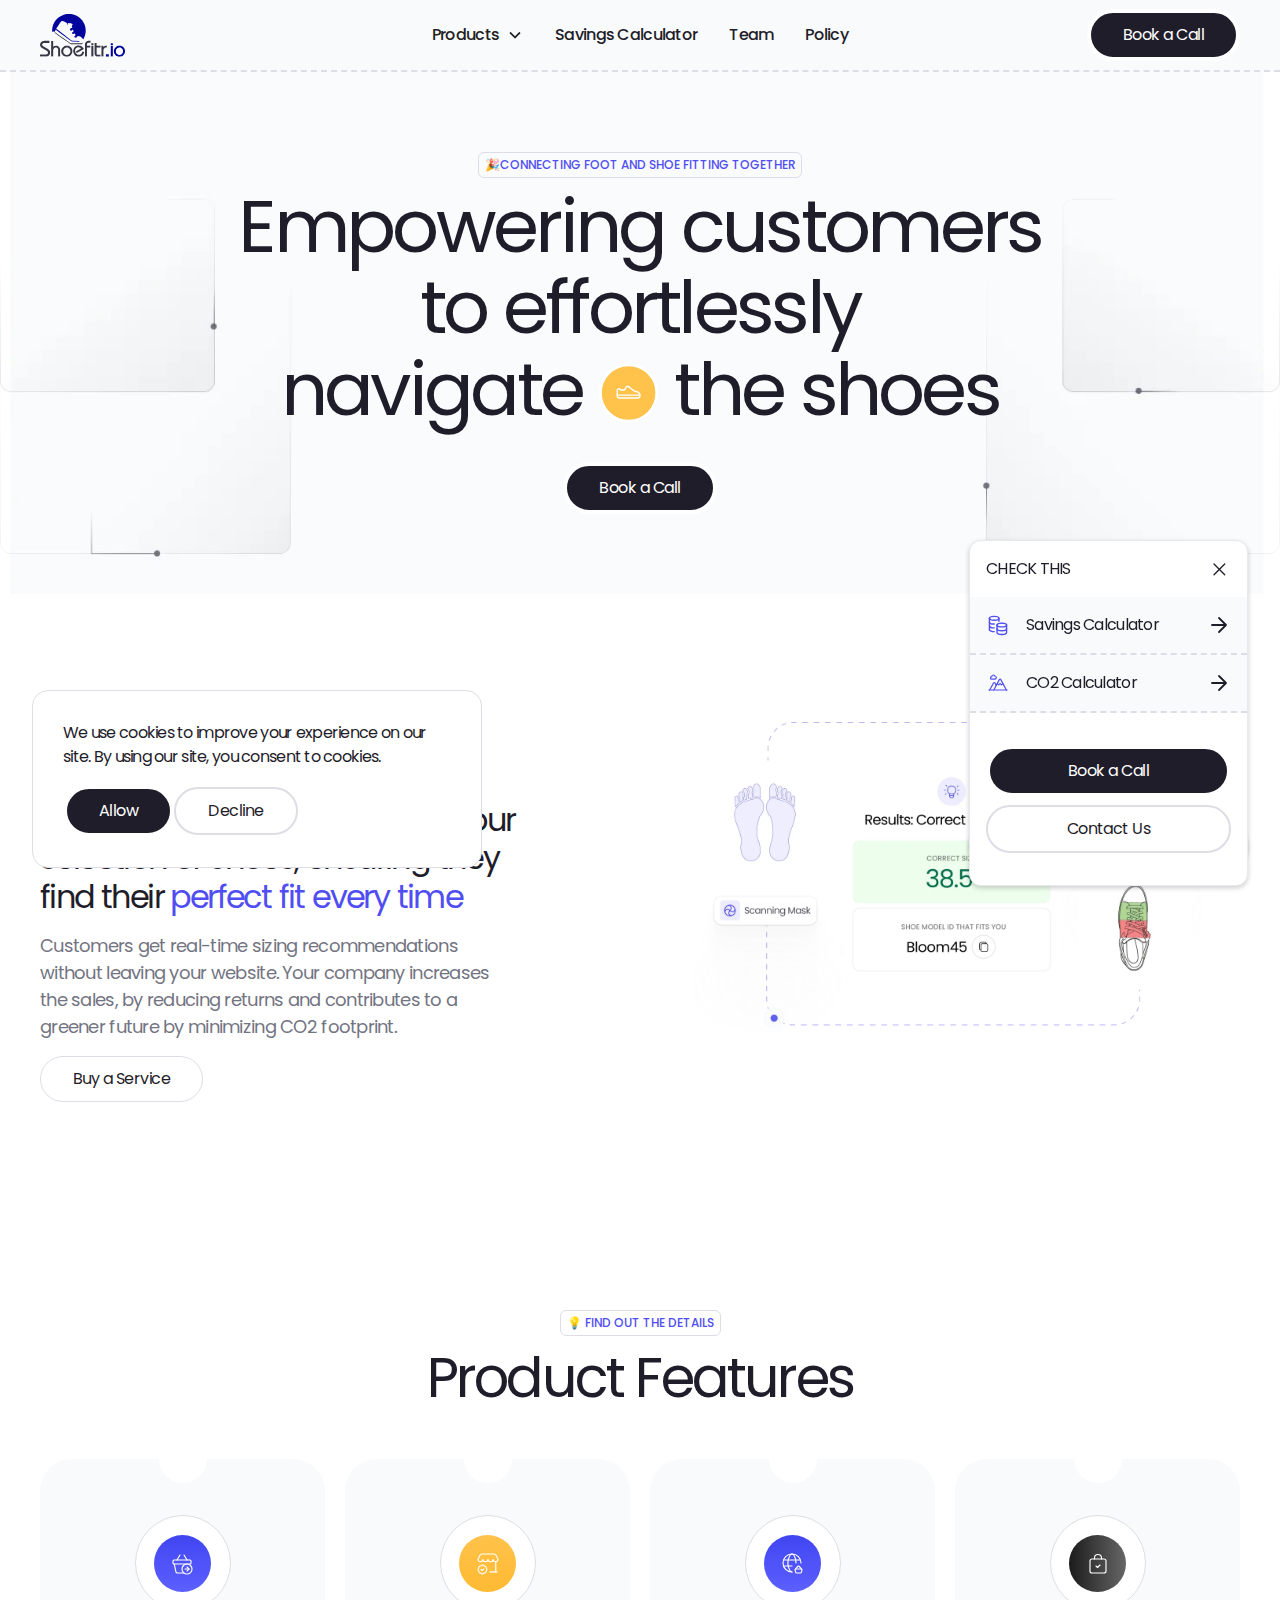
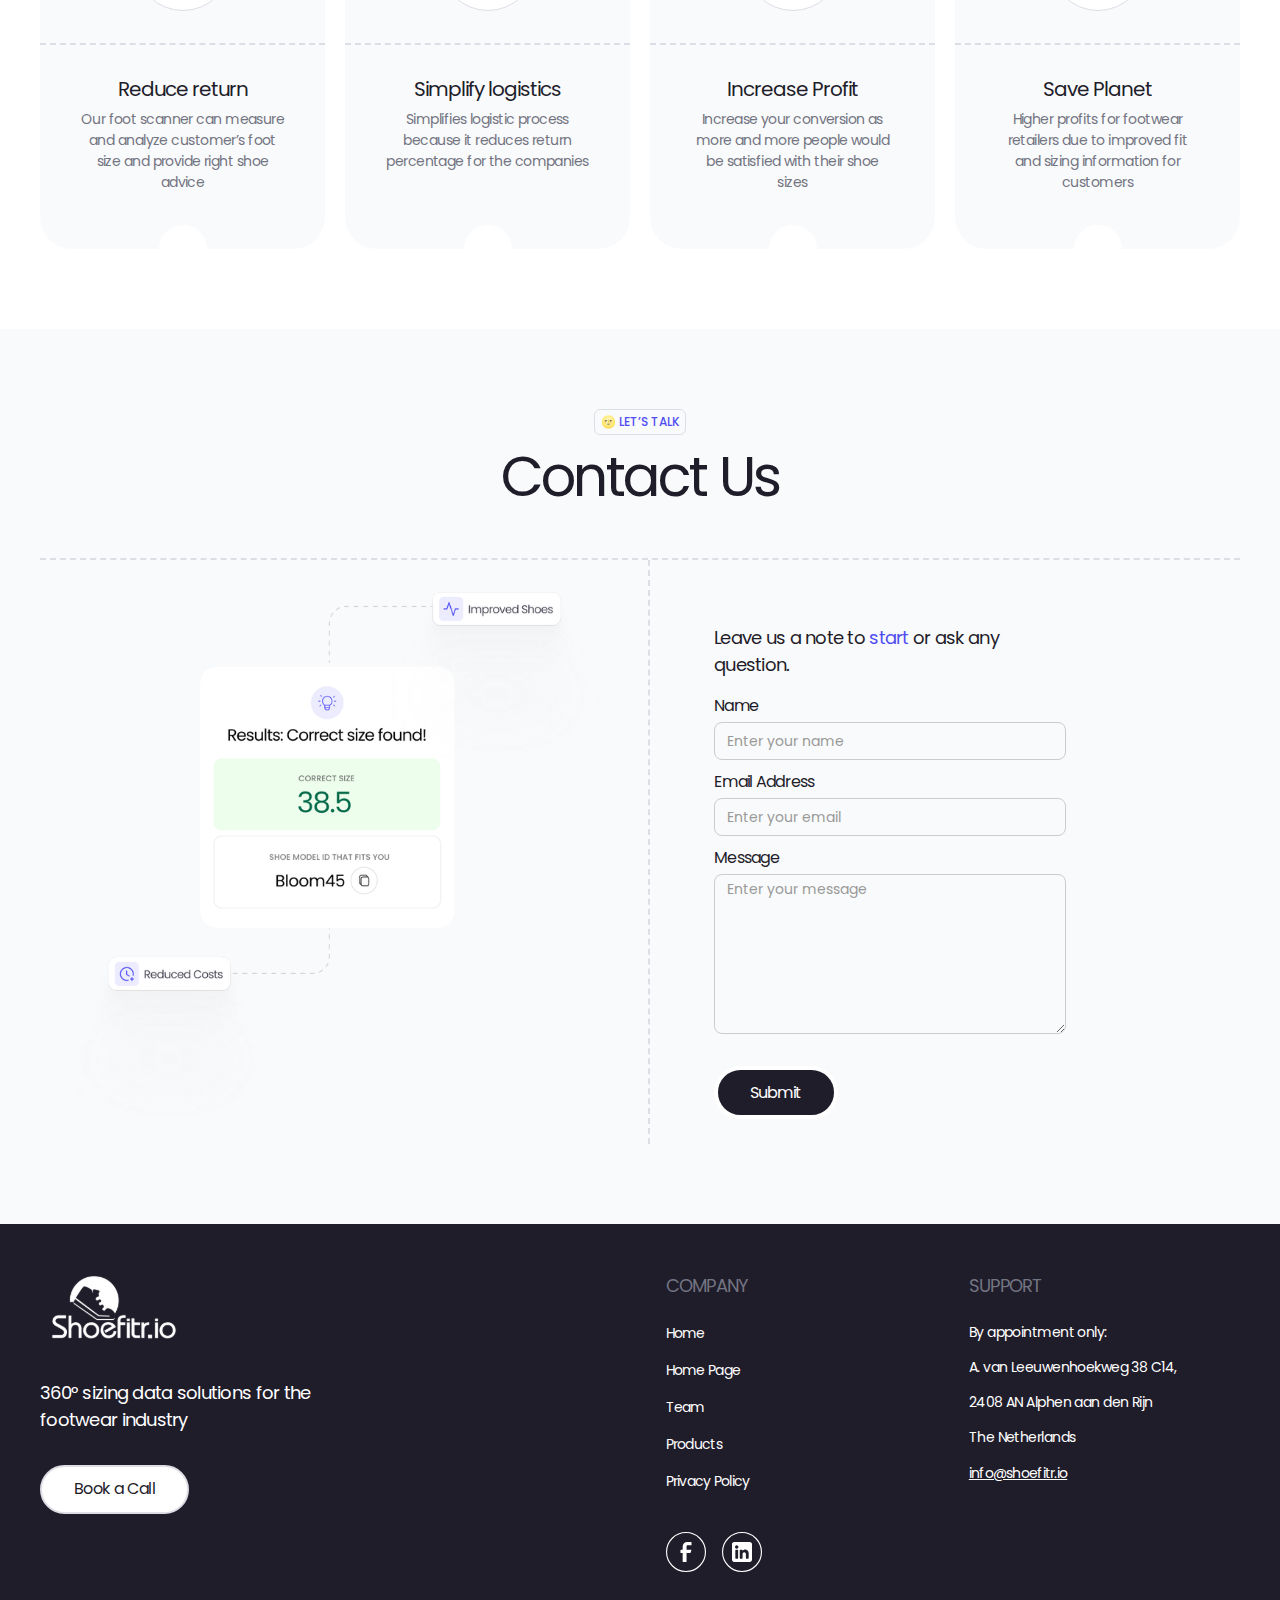
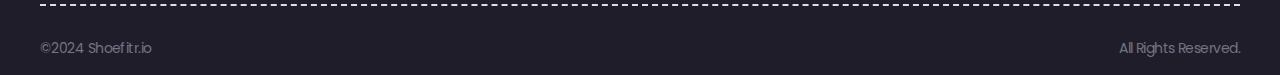
<file: products/app.html>
<!DOCTYPE html><!--  Last Published: Wed Oct 16 2024 07:18:24 GMT+0000 (Coordinated Universal Time)  -->
<html data-wf-page="66265ab4f4e053ad8b44f566" data-wf-site="661e51f97cf55e4c27822fac">
<head>
  <meta charset="utf-8">
  <title>App | Shoefitr.io</title>
  <meta content="Our AI algorithms detect and measure in a convenient way to make a 3D conversion of the foot." name="description">
  <meta content="App  | Shoefitr.io" property="og:title">
  <meta content="Our AI algorithms detect and measure in a convenient way to make a 3D conversion of the foot." property="og:description">
  <meta content="App  | Shoefitr.io" property="twitter:title">
  <meta content="Our AI algorithms detect and measure in a convenient way to make a 3D conversion of the foot." property="twitter:description">
  <meta property="og:type" content="website">
  <meta content="summary_large_image" name="twitter:card">
  <meta content="width=device-width, initial-scale=1" name="viewport">
  <link href="../css/normalize.css" rel="stylesheet" type="text/css">
  <link href="../css/webflow.css" rel="stylesheet" type="text/css">
  <link href="../css/shoefitr.webflow.css" rel="stylesheet" type="text/css">
  <script type="text/javascript">!function(o,c){var n=c.documentElement,t=" w-mod-";n.className+=t+"js",("ontouchstart"in o||o.DocumentTouch&&c instanceof DocumentTouch)&&(n.className+=t+"touch")}(window,document);</script>
  <link href="../images/favicon.ico" rel="shortcut icon" type="image/x-icon">
  <link href="../images/webclip.png" rel="apple-touch-icon"><!--  Finsweet Cookie Consent  -->
  <script type="text/javascript">
(function() {
    window.sib = {
        equeue: [],
        client_key: "4cj23ymx8kpeet3z2bmdbwxs"
    };
    /* OPTIONAL: email for identify request*/
    // window.sib.email_id = 'example@domain.com';
    window.sendinblue = {};
    for (var j = ['track', 'identify', 'trackLink', 'page'], i = 0; i < j.length; i++) {
    (function(k) {
        window.sendinblue[k] = function() {
            var arg = Array.prototype.slice.call(arguments);
            (window.sib[k] || function() {
                    var t = {};
                    t[k] = arg;
                    window.sib.equeue.push(t);
                })(arg[0], arg[1], arg[2], arg[3]);
            };
        })(j[i]);
    }
    var n = document.createElement("script"),
        i = document.getElementsByTagName("script")[0];
    n.type = "text/javascript", n.id = "sendinblue-js", n.async = !0, n.src = "https://sibautomation.com/sa.js?key=" + window.sib.client_key, i.parentNode.insertBefore(n, i), window.sendinblue.page();
})();
</script>
  <!--  Leadinfo tracking code  -->
  <script>
(function(l,e,a,d,i,n,f,o){if(!l[i]){l.GlobalLeadinfoNamespace=l.GlobalLeadinfoNamespace||[];
l.GlobalLeadinfoNamespace.push(i);l[i]=function(){(l[i].q=l[i].q||[]).push(arguments)};l[i].t=l[i].t||n;
l[i].q=l[i].q||[];o=e.createElement(a);f=e.getElementsByTagName(a)[0];o.async=1;o.src=d;f.parentNode.insertBefore(o,f);}
}(window,document,'script','https://cdn.leadinfo.net/ping.js','leadinfo','LI-6617957F30C9F'));
</script>
  <!--  Google tag (gtag.js)  -->
  <script>
			document.addEventListener("DOMContentLoaded", () => {
  const cookiesBanner = document.getElementById("cookies-banner");
  const allowCookies = document.getElementById("allow-cookies");
  const declineCookies = document.getElementById("decline-cookies");

  // Show the banner only if the user hasn't made a choice
  if (!localStorage.getItem("cookiesAccepted")) {
    cookiesBanner.classList.add("active-cookie");
  }

  // Allow cookies
  allowCookies.addEventListener("click", () => {
    localStorage.setItem("cookiesAccepted", "true");
    cookiesBanner.classList.remove("active-cookie");
  });

  // Decline cookies
  declineCookies.addEventListener("click", () => {
    localStorage.setItem("cookiesAccepted", "false");
    cookiesBanner.classList.remove("active-cookie");
  });
});

		</script>
</head>
<body>
  <div class="page-wrapper">
    <div class="global-styles w-embed">
      <style>
/* Make text look crisper and more legible in all browsers */
body {
  -webkit-font-smoothing: antialiased;
  -moz-osx-font-smoothing: grayscale;
  font-smoothing: antialiased;
  text-rendering: optimizeLegibility;
}
/* Focus state style for keyboard navigation for the focusable elements */
*[tabindex]:focus-visible,
  input[type="file"]:focus-visible {
   outline: 0.125rem solid #4d65ff;
   outline-offset: 0.125rem;
}
/* Set color style to inherit */
.inherit-color * {
    color: inherit;
}
/* Get rid of top margin on first element in any rich text element */
.w-richtext > :not(div):first-child, .w-richtext > div:first-child > :first-child {
  margin-top: 0 !important;
}
/* Get rid of bottom margin on last element in any rich text element */
.w-richtext>:last-child, .w-richtext ol li:last-child, .w-richtext ul li:last-child {
	margin-bottom: 0 !important;
}
/* Make sure containers never lose their center alignment */
.container-medium,.container-small, .container-large {
	margin-right: auto !important;
  margin-left: auto !important;
}
/* 
Make the following elements inherit typography styles from the parent and not have hardcoded values. 
Important: You will not be able to style for example "All Links" in Designer with this CSS applied.
Uncomment this CSS to use it in the project. Leave this message for future hand-off.
*/
/*
a,
.w-input,
.w-select,
.w-tab-link,
.w-nav-link,
.w-dropdown-btn,
.w-dropdown-toggle,
.w-dropdown-link {
  color: inherit;
  text-decoration: inherit;
  font-size: inherit;
}
*/
/* Apply "..." after 3 lines of text */
.text-style-3lines {
	display: -webkit-box;
	overflow: hidden;
	-webkit-line-clamp: 3;
	-webkit-box-orient: vertical;
}
/* Apply "..." after 2 lines of text */
.text-style-2lines {
	display: -webkit-box;
	overflow: hidden;
	-webkit-line-clamp: 2;
	-webkit-box-orient: vertical;
}
/* Adds inline flex display */
.display-inlineflex {
  display: inline-flex;
}
/* These classes are never overwritten */
.hide {
  display: none !important;
}
@media screen and (max-width: 991px) {
    .hide, .hide-tablet {
        display: none !important;
    }
}
  @media screen and (max-width: 767px) {
    .hide-mobile-landscape{
      display: none !important;
    }
}
  @media screen and (max-width: 479px) {
    .hide-mobile{
      display: none !important;
    }
}
.margin-0 {
  margin: 0rem !important;
}
.padding-0 {
  padding: 0rem !important;
}
.spacing-clean {
padding: 0rem !important;
margin: 0rem !important;
}
.margin-top {
  margin-right: 0rem !important;
  margin-bottom: 0rem !important;
  margin-left: 0rem !important;
}
.padding-top {
  padding-right: 0rem !important;
  padding-bottom: 0rem !important;
  padding-left: 0rem !important;
}
.margin-right {
  margin-top: 0rem !important;
  margin-bottom: 0rem !important;
  margin-left: 0rem !important;
}
.padding-right {
  padding-top: 0rem !important;
  padding-bottom: 0rem !important;
  padding-left: 0rem !important;
}
.margin-bottom {
  margin-top: 0rem !important;
  margin-right: 0rem !important;
  margin-left: 0rem !important;
}
.padding-bottom {
  padding-top: 0rem !important;
  padding-right: 0rem !important;
  padding-left: 0rem !important;
}
.margin-left {
  margin-top: 0rem !important;
  margin-right: 0rem !important;
  margin-bottom: 0rem !important;
}
.padding-left {
  padding-top: 0rem !important;
  padding-right: 0rem !important;
  padding-bottom: 0rem !important;
}
.margin-horizontal {
  margin-top: 0rem !important;
  margin-bottom: 0rem !important;
}
.padding-horizontal {
  padding-top: 0rem !important;
  padding-bottom: 0rem !important;
}
.margin-vertical {
  margin-right: 0rem !important;
  margin-left: 0rem !important;
}
.padding-vertical {
  padding-right: 0rem !important;
  padding-left: 0rem !important;
}
.tabs-menu {
    /* Hide scrollbar for Firefox */
    scrollbar-width: none; 
    /* Hide scrollbar for WebKit browsers */
    -webkit-scrollbar {
        display: none;
    }
    /* For WebKit-based browsers */
    -webkit-overflow-scrolling: touch;
    /* For Internet Explorer and Edge */
    -ms-overflow-style: -ms-autohiding-scrollbar;
}
</style>
    </div>
    <div data-animation="default" class="navbar2_component w-nav" data-easing2="ease" fs-scrolldisable-element="smart-nav" data-easing="ease" data-collapse="medium" data-w-id="0de976da-f57c-8a2c-a105-c816e051d04f" role="banner" data-no-scroll="1" data-duration="400" id="nav" data-doc-height="1">
      <div class="padding-global max-width-full">
        <div class="container-large">
          <div class="navbar2_container">
            <a href="../index.html" class="navbar2_logo-link w-nav-brand">
              <div class="icon-embed-custom-2 w-embed"><svg xmlns="http://www.w3.org/2000/svg" width="100%" height="100%" viewbox="0 0 85 43" fill="none" preserveaspectratio="xMidYMid meet" aria-hidden="true" role="img">
                  <g clip-path="url(#clip0_4291_16198)">
                    <path fill-rule="evenodd" clip-rule="evenodd" d="M30.9173 0.117578C34.0727 0.468933 37.0467 1.62049 39.6143 3.75662C41.8441 5.61281 43.5294 7.8889 44.5835 10.5955C45.6163 13.2471 45.9329 15.9981 45.5893 18.8301C45.3161 21.0763 44.5922 23.1613 43.4744 25.1179C43.1993 25.6005 43.1655 25.5899 42.8721 25.1159C41.8759 23.5078 40.4589 22.4653 38.6182 22.0367C37.9676 21.8852 37.4019 22.1584 36.9531 22.64C36.7243 22.8852 36.5177 23.1516 36.3112 23.4171C36.0602 23.7375 35.7426 23.7636 35.4077 23.6082C35.0399 23.4364 34.7127 23.1999 34.454 22.8785C34.2542 22.6304 34.2822 22.4151 34.5293 22.2172C34.7388 22.0493 34.9637 21.8949 35.1461 21.7008C35.7108 21.1004 35.3874 19.8456 34.6104 19.5628C34.2822 19.4431 34.0351 19.6168 33.7899 19.779C33.5486 19.9373 33.3092 20.0773 33.0052 20.0367C32.5187 19.973 32.2629 19.7076 32.1586 19.1516C32.0611 18.6284 32.2542 18.1776 32.6818 17.946C32.7996 17.8823 32.925 17.8321 33.0447 17.7713C33.315 17.6332 33.6992 17.5454 33.6596 17.1689C33.6084 16.6863 33.426 16.2153 33.011 15.9122C32.8034 15.7606 32.566 15.9083 32.3662 16.0125C32.0804 16.1612 31.8092 16.3378 31.5293 16.4981C31.0129 16.7963 30.5158 16.7442 30.2194 16.3639C29.8034 15.8291 29.8024 15.1737 30.2349 14.749C30.5756 14.4141 31.0022 14.2094 31.4414 14.0328C31.5283 13.998 31.6229 13.9816 31.7107 13.9479C32.3005 13.721 32.4077 13.5724 32.0795 13.0337C31.6519 12.333 31.8227 11.7635 32.2561 11.1795C32.3362 11.0723 32.3932 10.9478 32.454 10.8281C32.6779 10.3918 32.5862 10.0704 32.1403 9.86962C31.038 9.37444 29.8738 9.13119 28.6702 9.05687C28.3304 9.03563 28.1904 9.18042 28.0958 9.52213C27.8999 10.2345 28.0119 10.9633 27.8709 11.6853C27.62 11.2538 27.6412 10.7586 27.5543 10.2972C27.4491 9.7451 27.1788 9.38988 26.7358 9.08004C25.6856 8.34547 24.5833 7.71226 23.3805 7.26631C23.0543 7.14565 22.7145 7.05009 22.3738 6.98059C21.9838 6.90144 21.6585 7.00569 21.3622 7.3165C20.4288 8.29624 19.6932 9.42174 18.9461 10.5357C18.1006 11.7953 17.3177 13.0975 16.4741 14.3591C16.2434 14.7036 16.2974 14.9015 16.5938 15.1245C18.4616 16.529 20.3274 17.9353 22.1923 19.3446C23.7773 20.5425 25.3593 21.7443 26.9424 22.9441L31.5283 26.3959C31.9144 26.7009 32.3497 26.7965 32.8401 26.8225L38.9657 27.0735C39.1124 27.0918 39.2523 27.1449 39.3633 27.2549C39.4541 27.3447 39.5255 27.4412 39.4743 27.5754C39.4299 27.6941 39.3247 27.726 39.2118 27.7241L33.4434 27.5735C32.9328 27.5484 32.4221 27.5214 31.9135 27.4779C31.5911 27.4499 31.3246 27.2646 31.1026 27.0542L27.1074 24.1574C25.6537 23.0966 24.2078 22.0252 22.7628 20.9537C20.7763 19.4817 18.7936 18.0048 16.8081 16.5319C16.5059 16.3079 16.1932 16.0975 15.9036 15.8591C15.7357 15.7201 15.6565 15.7104 15.5503 15.9228C15.2434 16.5348 14.9036 17.1313 14.6024 17.7462C14.4924 17.972 14.3766 18.0029 14.2173 17.8436C13.7849 17.4141 13.3138 17.5406 12.8322 17.722C12.2366 17.9469 12.1671 17.8948 12.1613 17.2577C12.1526 16.2751 12.1236 15.2886 12.2762 14.3156C12.476 13.0415 12.8148 11.7992 13.282 10.5936C14.2636 8.06168 15.8109 5.92266 17.8264 4.12245C19.2502 2.8512 20.8535 1.85119 22.6344 1.14751C23.8854 0.653298 25.1614 0.262367 26.508 0.122404C28.0012 -0.0330029 29.4771 -0.0387945 30.9163 0.120474L30.9173 0.117578Z" fill="#00049D"></path>
                    <path fill-rule="evenodd" clip-rule="evenodd" d="M36.3603 30.1461C34.6229 30.1461 32.8854 30.1432 31.1479 30.1499C30.8815 30.1509 30.6518 30.0949 30.4307 29.9405C28.8767 28.8555 27.3168 27.7793 25.7618 26.6972C24.0648 25.5148 22.3679 24.3323 20.6748 23.1431C18.8495 21.8603 17.0271 20.5736 15.2086 19.2821C14.9209 19.0774 14.6699 18.8294 14.6168 18.4519C14.6024 18.3487 14.5792 18.227 14.7008 18.1653C14.8031 18.1131 14.8784 18.1865 14.9528 18.2444C17.0271 19.8467 19.2125 21.2946 21.3582 22.7966C23.0851 24.0061 24.8274 25.1943 26.5571 26.398C27.8583 27.3034 29.1547 28.2165 30.4452 29.1364C30.6209 29.2619 30.7898 29.3246 31.0012 29.3246C34.6238 29.3218 38.2474 29.3227 41.8701 29.3227C42.2513 29.3227 42.4869 29.1982 42.8044 28.8835C42.9154 28.7812 42.9733 28.7194 43.0795 28.7899C43.2108 28.8768 43.1152 28.9656 43.0525 29.0573C42.817 29.4057 42.5148 29.6924 42.2185 29.9859C42.0477 30.1557 41.8295 30.1461 41.6123 30.1461C39.8613 30.1461 38.1104 30.1461 36.3594 30.1461H36.3603Z" fill="#373644"></path>
                    <path d="M9.40937 26.8691V28.9956H3.76838C3.61394 29.0265 3.46336 29.0728 3.31761 29.1346C3.17089 29.1964 3.03671 29.2736 2.91316 29.3653C2.80505 29.4425 2.70466 29.5352 2.61296 29.6423C2.5203 29.7504 2.43536 29.8662 2.35813 29.9888C2.29636 30.0969 2.24616 30.2205 2.20755 30.3585C2.16894 30.4975 2.15736 30.6356 2.1728 30.7746C2.18825 30.9136 2.21914 31.0439 2.26547 31.1674C2.3118 31.291 2.36586 31.4145 2.42763 31.5371C2.53574 31.707 2.66219 31.8605 2.80891 31.9995C2.95563 32.1385 3.11297 32.2533 3.28286 32.346L7.97596 34.9117C8.42288 35.2051 8.81574 35.5555 9.15454 35.9638C9.49335 36.3721 9.76362 36.8229 9.96343 37.3161C9.99432 37.5005 10.0213 37.6858 10.0445 37.8712C10.0677 38.0555 10.0793 38.2486 10.0793 38.4494V38.7032C10.0793 38.7496 10.0754 38.792 10.0677 38.8306C10.06 38.8692 10.0561 38.9117 10.0561 38.958C10.0098 39.3895 9.90552 39.8017 9.74432 40.1945C9.58215 40.5874 9.37076 40.9542 9.10821 41.293C8.83118 41.6164 8.50299 41.8789 8.12558 42.0787C7.74816 42.2795 7.34275 42.4108 6.91224 42.4716C6.88135 42.487 6.8466 42.4948 6.80799 42.4948H0V40.5073H6.24235C6.42768 40.4918 6.60818 40.4455 6.78579 40.3683C6.96243 40.2911 7.12846 40.1984 7.2829 40.0903C7.40645 40.0131 7.50974 39.9214 7.59468 39.8123C7.67962 39.7052 7.75298 39.5893 7.81476 39.4658C7.84565 39.3886 7.87268 39.3123 7.89584 39.2341C7.91901 39.1579 7.93059 39.0806 7.93059 39.0034C7.94604 38.9262 7.95376 38.8499 7.95376 38.7727V38.542C7.93831 38.3885 7.91515 38.238 7.88426 38.0912C7.85337 37.9445 7.79932 37.8104 7.7221 37.6868C7.61399 37.5179 7.48271 37.3557 7.32923 37.2013C7.17479 37.0478 7.01359 36.9165 6.84371 36.8084C5.99621 36.2688 5.13326 35.7495 4.25487 35.2476C3.37649 34.7466 2.48265 34.2649 1.57338 33.8026C1.23457 33.4947 0.94113 33.152 0.694989 32.7746C0.447882 32.3972 0.255794 31.9927 0.116797 31.5603C0.101353 31.4676 0.0897694 31.3721 0.0820473 31.2717C0.0743252 31.1713 0.0704641 31.068 0.0704641 30.9589V30.7852C0.0704641 30.7311 0.0781862 30.6732 0.0936304 30.6114C0.0936304 30.5651 0.0974915 30.5149 0.105214 30.4608C0.112936 30.4068 0.124519 30.3489 0.139963 30.2871C0.170851 30.0718 0.213323 29.8556 0.267378 29.6394C0.321432 29.4242 0.394792 29.2157 0.487457 29.0159C0.749043 28.6153 1.05407 28.2639 1.4006 27.9637C1.74712 27.6635 2.13612 27.4203 2.56856 27.2359C2.79926 27.1432 3.03864 27.0708 3.28479 27.0168C3.53093 26.9627 3.77803 26.928 4.02418 26.9125L4.30121 26.8662H9.41034L9.40937 26.8691Z" fill="#373644"></path>
                    <path d="M13.1535 27.0542V32.9259C13.5077 32.6025 13.9045 32.3332 14.3436 32.117C14.7828 31.9008 15.2413 31.755 15.7191 31.6778C15.7809 31.6624 15.8379 31.6546 15.8929 31.6546H16.0666C16.2211 31.6546 16.3707 31.6662 16.5174 31.6894C16.6641 31.7126 16.8138 31.7396 16.9682 31.7705C17.4151 31.8786 17.8234 32.0475 18.1931 32.2792C18.5628 32.5108 18.8939 32.7956 19.1873 33.1344C19.4952 33.535 19.7308 33.9751 19.8929 34.452C20.0551 34.9298 20.1275 35.4153 20.113 35.9085V42.4974H18.1477V35.3999C18.1323 35.2309 18.0898 35.0649 18.0203 34.9027C17.9508 34.7406 17.8543 34.5832 17.7317 34.4288C17.5309 34.1209 17.2732 33.8825 16.9576 33.7126C16.6419 33.5427 16.2983 33.451 15.9286 33.4346C15.7278 33.4346 15.5319 33.4577 15.3388 33.5041C15.1458 33.5504 14.9653 33.6199 14.7954 33.7126C14.5946 33.7744 14.4141 33.867 14.2519 33.9896C14.0898 34.1132 13.9469 34.2522 13.8243 34.4056C13.6081 34.729 13.4469 35.0765 13.3388 35.4462C13.2307 35.8159 13.1689 36.202 13.1535 36.6026V42.4974H11.165V27.0552H13.1535V27.0542Z" fill="#373644"></path>
                    <path d="M27.1636 31.7002C27.4252 31.7002 27.6916 31.7233 27.9609 31.7697C28.2302 31.816 28.4889 31.8855 28.7351 31.9782C29.1202 32.1172 29.486 32.2938 29.8335 32.51C30.1801 32.7262 30.4996 32.9801 30.793 33.2726C31.0855 33.566 31.3442 33.8894 31.5671 34.2436C31.7901 34.5989 31.9639 34.9763 32.0874 35.3769C32.211 35.762 32.2911 36.1626 32.3307 36.5786C32.3693 36.9946 32.3731 37.4107 32.3422 37.8267C32.3114 38.2273 32.2264 38.6211 32.0884 39.0053C31.9494 39.3904 31.7727 39.7601 31.5565 40.1153C31.3403 40.4696 31.0864 40.7978 30.794 41.098C30.5005 41.3982 30.1772 41.6646 29.8229 41.8953C29.4841 42.096 29.1183 42.2572 28.7244 42.3808C28.3316 42.5043 27.9349 42.5806 27.5343 42.6115C27.4571 42.6269 27.3837 42.6385 27.3142 42.6462C27.2447 42.654 27.1713 42.6578 27.0941 42.6578C27.0169 42.6733 26.9435 42.681 26.875 42.681H26.6549C26.3924 42.681 26.1346 42.6655 25.8808 42.6347C25.6269 42.6038 25.3682 42.5574 25.1066 42.4957C24.7215 42.3721 24.347 42.207 23.985 41.9986C23.623 41.7901 23.2871 41.5555 22.9792 41.2929C22.6867 41.0005 22.4203 40.68 22.1819 40.3335C21.9425 39.9869 21.7466 39.6211 21.5921 39.235C21.484 38.9271 21.3991 38.6192 21.3373 38.3103C21.2755 38.0024 21.2446 37.6858 21.2446 37.3624V37.0854C21.2446 37.0545 21.2485 37.0159 21.2562 36.9695C21.2639 36.9232 21.2678 36.8769 21.2678 36.8305C21.2987 36.4145 21.3798 36.0062 21.511 35.6056C21.6414 35.205 21.8074 34.8276 22.0082 34.4724C22.2234 34.1182 22.4667 33.79 22.736 33.4898C23.0053 33.1896 23.3103 32.9164 23.6491 32.6693C24.0033 32.4386 24.373 32.2494 24.7591 32.1027C25.1443 31.956 25.5371 31.8527 25.9387 31.7909C26.1385 31.76 26.3431 31.7369 26.5516 31.7214C26.7601 31.706 26.9638 31.706 27.1646 31.7214V31.6982L27.1636 31.7002ZM27.4406 33.5728C27.3789 33.5728 27.321 33.5689 27.2669 33.5612C27.2128 33.5535 27.1627 33.5496 27.1163 33.5496C27.0545 33.5342 26.9966 33.5264 26.9426 33.5264H26.7688C26.6916 33.5264 26.6144 33.5303 26.5381 33.538C26.4609 33.5458 26.3837 33.5496 26.3065 33.5496C26.2292 33.5651 26.152 33.5805 26.0748 33.5959C25.9976 33.6114 25.9204 33.6346 25.8431 33.6654C25.5343 33.7427 25.2495 33.8614 24.9879 34.0236C24.7254 34.1857 24.4869 34.3894 24.2717 34.6365C24.0864 34.8373 23.9252 35.0448 23.7862 35.261C23.6472 35.4772 23.5323 35.7157 23.4396 35.9772C23.3779 36.2398 23.3315 36.5091 23.3006 36.7861C23.2697 37.0632 23.262 37.3412 23.2775 37.6182C23.2929 37.8807 23.3392 38.1423 23.4165 38.4039C23.4937 38.6655 23.5931 38.9126 23.7167 39.1433C23.8402 39.3904 23.9937 39.6095 24.179 39.8026C24.3644 39.9956 24.5642 40.1761 24.7804 40.346C25.012 40.5005 25.2543 40.6269 25.5092 40.7273C25.763 40.8277 26.0217 40.8933 26.2833 40.9242C26.376 40.9397 26.4686 40.9512 26.5603 40.959C26.653 40.9667 26.737 40.9705 26.8142 40.9705C26.9986 40.9705 27.1839 40.9551 27.3692 40.9242C27.5545 40.8933 27.7312 40.847 27.9011 40.7852C28.1627 40.709 28.4059 40.6009 28.6289 40.4619C28.8519 40.3229 29.0642 40.1539 29.265 39.9532C29.4648 39.7833 29.6424 39.5835 29.7968 39.3518C29.9513 39.1201 30.0739 38.8817 30.1665 38.6356C30.2438 38.4502 30.2978 38.2659 30.3287 38.0806C30.3596 37.8952 30.375 37.7031 30.375 37.5024V37.2601C30.375 37.1751 30.3673 37.095 30.3519 37.0178C30.3673 36.7398 30.3442 36.4705 30.2824 36.2089C30.2206 35.9473 30.1279 35.6925 30.0053 35.4464C29.8818 35.1848 29.7283 34.9492 29.543 34.7417C29.3577 34.5342 29.1578 34.3527 28.9416 34.1983C28.7254 34.0293 28.4908 33.8942 28.236 33.7938C27.9822 33.6934 27.7157 33.6288 27.4387 33.5969V33.5737L27.4406 33.5728Z" fill="#373644"></path>
                    <path d="M38.0977 31.5854H38.4674C38.591 31.5854 38.7136 31.5931 38.8371 31.6086C39.0833 31.624 39.3342 31.6511 39.5881 31.6897C39.842 31.7283 40.0852 31.7862 40.3159 31.8634C40.6701 31.9715 41.0167 32.1144 41.3565 32.291C41.6953 32.4686 42.0109 32.6723 42.3043 32.904C42.6277 33.1974 42.9173 33.5131 43.1711 33.8519C43.426 34.1907 43.6451 34.5613 43.8304 34.9619L36.7792 38.9842L35.8776 37.4117L41.0331 34.4301C40.8941 34.2756 40.7445 34.1289 40.5823 33.9909C40.4201 33.8519 40.2319 33.7293 40.0157 33.6212C39.7995 33.5285 39.5726 33.4513 39.3342 33.3895C39.0948 33.3287 38.8526 33.2891 38.6064 33.2737C38.3748 33.2737 38.1479 33.293 37.9249 33.3316C37.701 33.3702 37.4819 33.4281 37.2657 33.5053C36.7879 33.6598 36.3718 33.9214 36.0176 34.2911C35.6624 34.6607 35.4085 35.0922 35.255 35.5855C35.2241 35.6936 35.1971 35.8056 35.1739 35.9204C35.1508 36.0362 35.1315 36.1482 35.116 36.2554C35.1006 36.3635 35.0929 36.4745 35.0929 36.5903V36.9253C35.1083 37.2805 35.1662 37.6231 35.2666 37.9542C35.367 38.2853 35.5099 38.6058 35.6942 38.9137C35.8631 39.2071 36.0755 39.4803 36.3303 39.7342C36.5842 39.988 36.8583 40.2081 37.1508 40.3934C37.4124 40.5324 37.6856 40.6319 37.9713 40.6936C38.256 40.7554 38.5456 40.7863 38.8381 40.7863C39.007 40.7863 39.173 40.7786 39.3352 40.7631C39.4974 40.7477 39.6547 40.7168 39.8091 40.6705C40.0244 40.5942 40.2329 40.5015 40.4337 40.3934C40.6335 40.2853 40.8265 40.1695 41.0119 40.0469C41.2117 39.9079 41.3893 39.7506 41.5437 39.573C41.6972 39.3963 41.8285 39.2071 41.9366 39.0064C42.0292 38.7757 42.1016 38.5401 42.1557 38.3017C42.2097 38.0633 42.2445 37.8201 42.2599 37.5729L44.202 37.9658C44.1712 38.3664 44.0939 38.7438 43.9704 39.0981C43.8468 39.4533 43.6847 39.7911 43.4849 40.1154C43.2841 40.4388 43.0534 40.7361 42.7908 41.0054C42.5292 41.2757 42.2435 41.518 41.9356 41.7332C41.6122 41.9494 41.2763 42.1261 40.9298 42.2651C40.5833 42.4041 40.2242 42.4958 39.8545 42.5421C39.7618 42.5576 39.6692 42.573 39.5775 42.5884C39.4848 42.6039 39.3921 42.6193 39.3004 42.6348H38.7223C38.5379 42.6348 38.3526 42.6271 38.1672 42.6116C37.9819 42.5962 37.7975 42.573 37.6122 42.5421C37.2425 42.5112 36.8796 42.4234 36.5253 42.2767C36.1711 42.1309 35.839 41.9494 35.5311 41.7332C34.9606 41.2554 34.4867 40.6965 34.1093 40.0566C33.7318 39.4176 33.4577 38.7351 33.2888 38.0112C33.2733 37.8876 33.2656 37.7679 33.2656 37.6531V37.0517C33.2656 36.9668 33.2733 36.8857 33.2888 36.8085C33.2888 36.6395 33.3004 36.4658 33.3235 36.2882C33.3467 36.1115 33.3737 35.9455 33.4046 35.7911C33.4818 35.4214 33.59 35.0623 33.728 34.7158C33.867 34.3692 34.0359 34.0343 34.2367 33.71C34.4519 33.402 34.7029 33.1202 34.9877 32.8663C35.2724 32.6125 35.5852 32.3924 35.924 32.208C36.2628 32.0227 36.6132 31.8808 36.9761 31.7804C37.3381 31.68 37.7116 31.6231 38.0977 31.6067V31.5835V31.5854Z" fill="#373644"></path>
                    <path d="M48.6862 26.8227C48.8561 26.8073 49.0134 26.7957 49.1601 26.7879C49.3069 26.7802 49.4565 26.7764 49.6109 26.7764C49.7654 26.7764 49.915 26.7802 50.0617 26.7879C50.2084 26.7957 50.358 26.815 50.5125 26.8459V28.6258H48.802L48.0858 28.7416C47.9468 28.8189 47.8165 28.8999 47.6929 28.9839C47.5694 29.0689 47.4536 29.1654 47.3464 29.2725C47.2846 29.3343 47.2306 29.3922 47.1852 29.4463C47.1389 29.5003 47.1003 29.566 47.0694 29.6432C47.0539 29.6895 47.0424 29.732 47.0346 29.7706C47.0269 29.8092 47.0153 29.8517 46.9999 29.898C46.9844 29.9444 46.9729 29.9868 46.9651 30.0254C46.9574 30.064 46.9536 30.1065 46.9536 30.1529V31.7253H50.2827V33.621H46.9536V42.4986H44.9883V30.2233C45.0037 30.0225 45.0346 29.8227 45.0809 29.622C45.1273 29.4222 45.1968 29.2291 45.2894 29.0438C45.3667 28.8285 45.4661 28.6316 45.5896 28.454C45.7132 28.2773 45.8512 28.1113 46.0057 27.9569C46.1591 27.8034 46.3213 27.6721 46.4912 27.564C46.6601 27.4569 46.8454 27.3555 47.0462 27.2638C47.3078 27.1557 47.5781 27.0669 47.8551 26.9984C48.1321 26.9289 48.4101 26.8787 48.6872 26.8478V26.8246L48.6862 26.8227Z" fill="#373644"></path>
                    <path d="M53.379 31.793H51.3442V42.5431H53.379V31.793Z" fill="#373644"></path>
                    <path d="M56.5915 29.0186V31.7927H60.521V33.5727H56.6378V39.6528C56.6378 39.6992 56.6417 39.7339 56.6494 39.7571C56.6571 39.7803 56.661 39.8073 56.661 39.8382C56.6918 39.9617 56.7343 40.0776 56.7884 40.1847C56.8424 40.2928 56.9158 40.3855 57.0075 40.4617C57.131 40.5544 57.2729 40.6239 57.4351 40.6693C57.5973 40.7156 57.7546 40.7465 57.909 40.7619L60.4747 40.7388V42.4955H57.2613C57.0606 42.4801 56.8598 42.4415 56.66 42.3797C56.4592 42.3189 56.2749 42.234 56.105 42.1258C55.9042 42.0177 55.716 41.8874 55.5384 41.733C55.3607 41.5795 55.2111 41.4019 55.0876 41.2011C54.9795 41.0322 54.8907 40.8585 54.8221 40.6808C54.7526 40.5042 54.7024 40.3227 54.6716 40.1374C54.6561 40.0447 54.6445 39.9569 54.6368 39.872C54.6291 39.787 54.6252 39.7069 54.6252 39.6297C54.6098 39.5525 54.6021 39.4714 54.6021 39.3874V29.0195H56.5905L56.5915 29.0186Z" fill="#373644"></path>
                    <path d="M66.7864 31.7234V33.4338C66.5557 33.4338 66.324 33.4454 66.0933 33.4685C65.8616 33.4917 65.6387 33.5342 65.4225 33.596C65.2217 33.6577 65.0335 33.7388 64.8558 33.8382C64.6782 33.9386 64.5055 34.0583 64.3356 34.1964C64.1811 34.3508 64.0421 34.5168 63.9195 34.6935C63.796 34.8711 63.6956 35.067 63.6184 35.2832C63.5566 35.5294 63.5103 35.7726 63.4794 36.011C63.4485 36.2504 63.433 36.4927 63.433 36.7389V42.4957H61.4678V31.7919H63.3172V33.1095C63.4408 32.956 63.5749 32.8015 63.7217 32.6471C63.8684 32.4936 64.0334 32.3624 64.2188 32.2542C64.3887 32.1471 64.573 32.0544 64.7738 31.9772C64.9736 31.9 65.1744 31.8469 65.3742 31.8151C65.5277 31.7842 65.6782 31.7571 65.825 31.734C65.9717 31.7108 66.1213 31.6992 66.2757 31.6992H66.4032C66.4418 31.6992 66.4842 31.7069 66.5306 31.7224C66.5769 31.7224 66.6184 31.7262 66.658 31.734C66.6966 31.7417 66.7391 31.7456 66.7854 31.7456V31.7224L66.7864 31.7234Z" fill="#373644"></path>
                    <path d="M72.8424 31.793H70.8076V42.5431H72.8424V31.793Z" fill="#00049D"></path>
                    <path d="M72.8424 29.1479H70.8076V30.9086H72.8424V29.1479Z" fill="#00049D"></path>
                    <path d="M68.7999 40.2021H65.9341V42.6819H68.7999V40.2021Z" fill="#00049D"></path>
                    <path d="M53.379 29.1479H51.3442V30.9086H53.379V29.1479Z" fill="#373644"></path>
                    <path d="M79.8013 31.7002C80.0629 31.7002 80.3293 31.7233 80.5986 31.7697C80.8679 31.816 81.1266 31.8855 81.3727 31.9782C81.7579 32.1172 82.1237 32.2938 82.4702 32.51C82.8168 32.7262 83.1372 32.9801 83.4297 33.2726C83.7222 33.566 83.9809 33.8894 84.2039 34.2436C84.4268 34.5989 84.6006 34.9763 84.7241 35.3769C84.8477 35.762 84.9278 36.1626 84.9664 36.5786C85.005 36.9946 85.0089 37.4107 84.978 37.8267C84.9471 38.2273 84.8622 38.6211 84.7241 39.0053C84.5851 39.3904 84.4075 39.7601 84.1923 40.1153C83.9761 40.4696 83.7222 40.7978 83.4297 41.098C83.1363 41.3982 82.8129 41.6646 82.4587 41.8953C82.1189 42.096 81.7531 42.2572 81.3602 42.3808C80.9673 42.5043 80.5706 42.5806 80.17 42.6115C80.0928 42.6269 80.0194 42.6385 79.9499 42.6462C79.8804 42.654 79.8071 42.6578 79.7308 42.6578C79.6536 42.6733 79.5802 42.681 79.5107 42.681H79.2916C79.0291 42.681 78.7714 42.6655 78.5175 42.6347C78.2636 42.6038 78.0049 42.5574 77.7434 42.4957C77.3582 42.3721 76.9837 42.207 76.6217 41.9986C76.2597 41.7901 75.9238 41.5555 75.6159 41.2929C75.3225 41.0005 75.057 40.68 74.8186 40.3335C74.5792 39.9869 74.3833 39.6211 74.2288 39.235C74.1207 38.9271 74.0358 38.6192 73.974 38.3103C73.9122 38.0024 73.8813 37.6858 73.8813 37.3624V37.0854C73.8813 37.0545 73.8852 37.0159 73.8929 36.9695C73.9007 36.9232 73.9045 36.8769 73.9045 36.8305C73.9354 36.4145 74.0165 36.0062 74.1468 35.6056C74.2781 35.205 74.4431 34.8276 74.6439 34.4724C74.8592 34.1182 75.1024 33.79 75.3717 33.4898C75.641 33.1896 75.946 32.9164 76.2848 32.6693C76.6391 32.4386 77.0088 32.2494 77.3949 32.1027C77.78 31.956 78.1729 31.8527 78.5735 31.7909C78.7733 31.76 78.9779 31.7369 79.1864 31.7214C79.3949 31.706 79.5986 31.706 79.7994 31.7214V31.6982L79.8013 31.7002ZM80.0783 33.5728C80.0165 33.5728 79.9586 33.5689 79.9046 33.5612C79.8505 33.5535 79.8003 33.5496 79.754 33.5496C79.6922 33.5342 79.6343 33.5264 79.5803 33.5264H79.4065C79.3293 33.5264 79.2521 33.5303 79.1758 33.538C79.0986 33.5458 79.0214 33.5496 78.9451 33.5496C78.8679 33.5651 78.7907 33.5805 78.7144 33.5959C78.6372 33.6114 78.56 33.6346 78.4827 33.6654C78.1739 33.7427 77.8891 33.8614 77.6275 34.0236C77.365 34.1857 77.1266 34.3894 76.9103 34.6365C76.725 34.8373 76.5638 35.0448 76.4248 35.261C76.2858 35.4772 76.17 35.7157 76.0783 35.9772C76.0165 36.2398 75.9702 36.5091 75.9393 36.7861C75.9084 37.0632 75.9007 37.3412 75.9161 37.6182C75.9316 37.8807 75.9779 38.1423 76.0551 38.4039C76.1323 38.6655 76.2318 38.9126 76.3553 39.1433C76.4789 39.3904 76.6323 39.6095 76.8177 39.8026C77.003 39.9956 77.2028 40.1761 77.419 40.346C77.6497 40.5005 77.893 40.6269 78.1468 40.7273C78.4007 40.8277 78.6594 40.8933 78.921 40.9242C79.0136 40.9397 79.1063 40.9512 79.198 40.959C79.2907 40.9667 79.3746 40.9705 79.4519 40.9705C79.6372 40.9705 79.8216 40.9551 80.0069 40.9242C80.1922 40.8933 80.3689 40.847 80.5388 40.7852C80.8003 40.709 81.0436 40.6009 81.2666 40.4619C81.4895 40.3229 81.7019 40.1539 81.9027 39.9532C82.1025 39.7833 82.2801 39.5835 82.4345 39.3518C82.588 39.1201 82.7116 38.8817 82.8042 38.6356C82.8805 38.4502 82.9345 38.2659 82.9664 38.0806C82.9973 37.8952 83.0127 37.7031 83.0127 37.5024V37.2601C83.0127 37.1751 83.005 37.095 82.9896 37.0178C83.005 36.7398 82.9818 36.4705 82.9201 36.2089C82.8583 35.9473 82.7656 35.6925 82.643 35.4464C82.5195 35.1848 82.366 34.9492 82.1807 34.7417C81.9953 34.5342 81.7955 34.3527 81.5793 34.1983C81.3631 34.0293 81.1285 33.8942 80.8747 33.7938C80.6208 33.6934 80.3544 33.6288 80.0774 33.5969V33.5737L80.0783 33.5728Z" fill="#00049D"></path>
                  </g>
                  <defs>
                    <clippath id="clip0_4291_16198">
                      <rect width="85" height="42.6819" fill="white"></rect>
                    </clippath>
                  </defs>
                </svg></div>
            </a>
            <nav role="navigation" id="w-node-_0de976da-f57c-8a2c-a105-c816e051d055-e051d04f" class="navbar2_menu is-page-height-tablet w-nav-menu">
              <div data-hover="true" data-delay="200" data-w-id="0de976da-f57c-8a2c-a105-c816e051d058" class="navbar2_menu-dropdown w-dropdown">
                <div class="navbar2_dropdwn-toggle w-dropdown-toggle">
                  <div>Products</div>
                  <div class="dropdown-chevron w-embed"><svg width=" 100%" height=" 100%" viewbox="0 0 16 16" fill="none" xmlns="http://www.w3.org/2000/svg">
                      <path fill-rule="evenodd" clip-rule="evenodd" d="M2.55806 6.29544C2.46043 6.19781 2.46043 6.03952 2.55806 5.94189L3.44195 5.058C3.53958 4.96037 3.69787 4.96037 3.7955 5.058L8.00001 9.26251L12.2045 5.058C12.3021 4.96037 12.4604 4.96037 12.5581 5.058L13.4419 5.94189C13.5396 6.03952 13.5396 6.19781 13.4419 6.29544L8.17678 11.5606C8.07915 11.6582 7.92086 11.6582 7.82323 11.5606L2.55806 6.29544Z" fill="currentColor"></path>
                    </svg></div>
                </div>
                <nav class="navbar2_dropdown-list w-dropdown-list">
                  <a href="../products/app.html" aria-current="page" class="navbar2_link is-icon w-inline-block w--current">
                    <div class="icon-embed-xsmall w-embed"><svg xmlns="http://www.w3.org/2000/svg" width="100%" height="100%" viewbox="0 0 20 20" fill="none" preserveaspectratio="xMidYMid meet" aria-hidden="true" role="img">
                        <path d="M1.6665 12.9166L18.2982 12.9167" stroke="currentColor" stroke-linecap="round" stroke-linejoin="round"></path>
                        <path fill-rule="evenodd" clip-rule="evenodd" d="M1.6665 9.03817V13.3331C1.6665 14.2536 2.4127 14.9998 3.33317 14.9998H13.974C14.6553 14.9998 15.3341 14.9162 15.9951 14.751L16.7551 14.561C17.6825 14.3291 18.3332 13.4958 18.3332 12.5398V12.4128C18.3332 11.4197 17.6322 10.5646 16.6584 10.3699L14.8131 10.0008C14.3862 9.91544 13.9801 9.74724 13.6178 9.50572L9.56889 6.80646C9.32006 6.64058 9.00143 6.62075 8.73395 6.75449L7.74829 7.24732C7.58701 7.32795 7.45624 7.45872 7.37561 7.62L6.89683 8.57755C6.75567 8.85987 6.46712 9.03821 6.15148 9.03821H4.1665L3.67835 8.55005C3.45733 8.32904 3.15757 8.20487 2.84501 8.20488H2.49984C2.03962 8.20488 1.66653 8.57795 1.6665 9.03817Z" stroke="currentColor" stroke-linecap="round" stroke-linejoin="round"></path>
                      </svg></div>
                    <p class="txt-icon-link">WEB APP</p>
                  </a>
                  <a href="../products/robot.html" class="navbar2_link is-icon w-inline-block">
                    <div class="icon-embed-xsmall-2 w-embed"><svg xmlns="http://www.w3.org/2000/svg" width="100%" height="100%" viewbox="0 0 20 20" fill="none" preserveaspectratio="xMidYMid meet" aria-hidden="true" role="img">
                        <rect x="2.5" y="2.5" width="15" height="15" rx="3" stroke="currentColor" stroke-linecap="round" stroke-linejoin="round"></rect>
                        <path fill-rule="evenodd" clip-rule="evenodd" d="M5.83231 9.99985C5.83331 10.5364 5.93848 11.0677 6.14198 11.5642L5.89228 11.814C5.25861 12.4472 5.25781 13.4741 5.8905 14.1084V14.1084C6.52377 14.7415 7.55034 14.7415 8.18361 14.1084L8.43513 13.8569C9.43742 14.2697 10.5622 14.2697 11.5645 13.8569L11.816 14.1084C12.4493 14.7415 13.4759 14.7415 14.1092 14.1084V14.1084C14.7418 13.4741 14.741 12.4472 14.1074 11.814L13.8577 11.5642C14.2706 10.5622 14.2706 9.43752 13.8577 8.43547L14.1074 8.18575C14.741 7.55249 14.7418 6.52558 14.1092 5.89134V5.89134C13.4759 5.25822 12.4493 5.25822 11.816 5.89134L11.5645 6.1428C10.5622 5.72998 9.43742 5.72998 8.43513 6.1428L8.18361 5.89134C7.55034 5.25822 6.52377 5.25822 5.8905 5.89134V5.89134C5.25781 6.52558 5.25861 7.55249 5.89228 8.18575L6.14198 8.43547C5.93848 8.93197 5.83331 9.46326 5.83231 9.99985Z" stroke="currentColor" stroke-linecap="round" stroke-linejoin="round"></path>
                        <circle cx="10.0002" cy="10.0002" r="1.66667" stroke="currentColor" stroke-linecap="round" stroke-linejoin="round"></circle>
                      </svg></div>
                    <p class="txt-icon-link">ROBOT</p>
                  </a>
                  <a href="../products/3d-technology.html" class="navbar2_link is-icon w-inline-block">
                    <div class="icon-embed-xsmall-2 w-embed"><svg xmlns="http://www.w3.org/2000/svg" width="100%" height="100%" viewbox="0 0 20 20" fill="none" preserveaspectratio="xMidYMid meet" aria-hidden="true" role="img">
                        <path fill-rule="evenodd" clip-rule="evenodd" d="M13.3333 14.1668H3.33333C2.87333 14.1668 2.5 13.7935 2.5 13.3335V6.66683C2.5 6.20683 2.87333 5.8335 3.33333 5.8335H13.3333C13.7933 5.8335 14.1667 6.20683 14.1667 6.66683V13.3335C14.1667 13.7935 13.7933 14.1668 13.3333 14.1668Z" stroke="currentColor" stroke-width="1.1875" stroke-linecap="round" stroke-linejoin="round"></path>
                        <path d="M5.4165 16.6667H11.2498" stroke="currentColor" stroke-width="1.1875" stroke-linecap="round" stroke-linejoin="round"></path>
                        <path d="M13.9582 16.6667H16.6665C17.1265 16.6667 17.4998 16.2933 17.4998 15.8333V3.33333C17.4998 2.87333 17.1265 2.5 16.6665 2.5H11.2498C10.7898 2.5 10.4165 2.87333 10.4165 3.33333V5.15583" stroke="currentColor" stroke-width="1.1875" stroke-linecap="round" stroke-linejoin="round"></path>
                        <path d="M8.33317 14.1665V16.6665" stroke="currentColor" stroke-width="1.1875" stroke-linecap="round" stroke-linejoin="round"></path>
                      </svg></div>
                    <p class="txt-icon-link">3D printed Insoles &amp; Shoe last</p>
                  </a>
                </nav>
              </div>
              <a href="https://www.shoefitr.io/#s_calc" class="navbar2_link w-nav-link">Savings Calculator</a>
              <a href="../team.html" class="navbar2_link w-nav-link">Team</a>
              <a href="../privacy-policy.html" class="navbar2_link w-nav-link">Policy</a>
              <div class="menu-btn-wrapper">
                <a href="https://outlook.office365.com/owa/calendar/Shoefitrio@NETORG6272538.onmicrosoft.com/bookings/" target="_blank" class="button w-button">Book a Call</a>
              </div>
            </nav>
            <div id="w-node-_0de976da-f57c-8a2c-a105-c816e051d071-e051d04f" class="navbar2_button-wrapper">
              <a href="https://outlook.office365.com/owa/calendar/Shoefitrio@NETORG6272538.onmicrosoft.com/bookings/" target="_blank" class="button hide-tablet w-button">Book a Call</a>
              <div class="navbar2_menu-button w-nav-button">
                <div class="menu-icon2">
                  <div class="menu-icon2_line-top"></div>
                  <div class="menu-icon2_line-middle">
                    <div class="menu-icon_line-middle-inner"></div>
                  </div>
                  <div class="menu-icon2_line-bottom"></div>
                </div>
              </div>
            </div>
          </div>
        </div>
      </div>
    </div>
    <main class="main-wrapper">
      <header class="section_header-products">
        <div class="padding-global padding-section-medium">
          <div class="container-large">
            <div class="text-align-center align-center">
              <div class="margin-bottom margin-xsmall">
                <div class="tagline">🎉CONNECTING FOOT AND SHOE FITTING TOGETHER</div>
              </div>
              <div class="margin-bottom margin-small">
                <div class="header-txt-wrapper">
                  <div class="heading-style-h1 custom-width app w-embed">
                    <h1 class="heading-style-h1">Empowering customers to effortlessly <br> navigate
                      <svg width="0.8em" height="0.8em" viewbox="0 0 63 63" fill="none" xmlns="http://www.w3.org/2000/svg" style="transform: translate(0px, 0.1em)">
                        <rect x="1.5" y="1.5" width="60" height="60" rx="30" fill="#FFC24B"></rect>
                        <rect x="1.5" y="1.5" width="60" height="60" rx="30" stroke="white" stroke-width="3"></rect>
                        <path d="M19.4165 33.7292H43.5806" stroke="white" stroke-width="1.5" stroke-linecap="round" stroke-linejoin="round"></path>
                        <path fill-rule="evenodd" clip-rule="evenodd" d="M19.4165 28.8981V34.3356C19.4165 35.6703 20.4985 36.7523 21.8332 36.7523H41.1665C42.5012 36.7523 43.5832 35.6703 43.5832 34.3356V33.8196C43.5832 33.3643 43.4772 32.9153 43.2736 32.5081L42.9962 31.9533C42.6018 31.1646 41.8825 30.5875 41.0269 30.3736L38.0532 29.6302C37.7161 29.5459 37.4011 29.3899 37.1297 29.1728L31.8308 24.9337C31.6166 24.7623 31.3504 24.6689 31.076 24.6689H29.83C29.3723 24.6689 28.9539 24.9275 28.7492 25.3369L27.6047 27.626C27.4 28.0354 26.9816 28.2939 26.5239 28.2939H23.6457C23.2653 28.2939 22.9072 28.1149 22.679 27.8106V27.8106C22.2109 27.1865 21.396 26.9319 20.6558 27.1786C19.9157 27.4253 19.4165 28.118 19.4165 28.8981Z" stroke="white" stroke-width="1.5" stroke-linecap="round" stroke-linejoin="round"></path>
                      </svg>
                      the shoes
                    </h1>
                  </div>
                </div>
              </div>
              <div class="margin-top margin-small full-mobile">
                <a href="https://outlook.office365.com/owa/calendar/Shoefitrio@NETORG6272538.onmicrosoft.com/bookings/" target="_blank" class="button full-mobile w-button">Book a Call</a>
              </div>
            </div>
          </div>
        </div>
      </header>
      <section class="section_product">
        <div class="padding-global padding-section-large">
          <div class="container-large">
            <div class="tab-benefits-wrapper">
              <div id="w-node-_1b2eb950-7a2a-b60e-90de-f0a1ed33b9cf-8b44f566" class="benefit-txt-wrapper">
                <div id="w-node-_1b2eb950-7a2a-b60e-90de-f0a1ed33b9d0-8b44f566" class="benefit-title text-style-muted">web app</div>
                <h3 id="w-node-_1b2eb950-7a2a-b60e-90de-f0a1ed33b9d2-8b44f566" class="heading-style-h3">Empowering customers to effortlessly navigate through your selection of shoes, ensuring they find their <span class="text-color-purple">perfect fit every time</span></h3>
                <p>Customers get real-time sizing recommendations without leaving your website. Your company increases the sales, by reducing returns and contributes to a greener future by minimizing CO2 footprint.</p>
                <a href="https://buy.stripe.com/28o00mcs12D3esM4gx" target="_blank" class="button is-secondary w-button">Buy a Service</a>
              </div><img id="w-node-_1b2eb950-7a2a-b60e-90de-f0a1ed33b9db-8b44f566" sizes="(max-width: 1486px) 100vw, 1486px" alt="" src="../images/Group-307.webp" loading="lazy" srcset="../images/Group-307-p-500.png 500w, ../images/Group-307-p-800.png 800w, ../images/Group-307-p-1080.png 1080w, ../images/Group-307.webp 1486w" class="img-benefits">
            </div>
          </div>
        </div>
      </section>
      <section class="section_features">
        <div class="padding-global padding-section-medium">
          <div class="container-large">
            <div class="text-align-center align-center">
              <div class="margin-bottom margin-xsmall">
                <div class="tagline">💡 find out the details</div>
              </div>
              <div class="margin-bottom margin-large">
                <h2 class="heading-style-h2">Product Features</h2>
              </div>
            </div>
            <div class="_4c-grid">
              <div id="w-node-_356e8f7f-53c3-4901-78de-8f3e5023ac10-5023ac05" class="card-item">
                <div class="icon-features w-embed"><svg width="57" height="57" viewbox="0 0 57 57" fill="none" xmlns="http://www.w3.org/2000/svg">
                    <rect width="57" height="57" rx="28.5" fill="url(#paint0_linear_4249_62803)"></rect>
                    <g clip-path="url(#clip0_4249_62803)">
                      <path fill-rule="evenodd" clip-rule="evenodd" d="M36 29H20C19.448 29 19 28.552 19 28V26C19 25.448 19.448 25 20 25H36C36.552 25 37 25.448 37 26V28C37 28.552 36.552 29 36 29Z" stroke="white" stroke-width="1.15" stroke-linecap="round" stroke-linejoin="round"></path>
                      <path d="M30.04 20.03L33 24.97" stroke="white" stroke-width="1.15" stroke-linecap="round" stroke-linejoin="round"></path>
                      <path d="M25.96 20.03L23 24.97" stroke="white" stroke-width="1.15" stroke-linecap="round" stroke-linejoin="round"></path>
                      <path fill-rule="evenodd" clip-rule="evenodd" d="M33.0049 39.0039C30.2349 39.0039 28.0049 36.7639 28.0049 34.0039C28.0049 31.2939 30.3049 28.9939 33.0049 29.0039C35.7649 29.0039 38.0049 31.2439 38.0049 34.0039C38.0049 36.7639 35.7649 39.0039 33.0049 39.0039Z" stroke="white" stroke-width="1.15" stroke-linecap="round" stroke-linejoin="round"></path>
                      <path d="M29.9632 37.972H23.3952C22.6892 37.972 22.0792 37.48 21.9292 36.79L20.2422 29" stroke="white" stroke-width="1.15" stroke-linecap="round" stroke-linejoin="round"></path>
                      <path d="M35 34H31" stroke="white" stroke-width="1.15" stroke-linecap="round" stroke-linejoin="round"></path>
                      <path d="M33 36L35 34L33 32" stroke="white" stroke-width="1.15" stroke-linecap="round" stroke-linejoin="round"></path>
                    </g>
                    <defs>
                      <lineargradient id="paint0_linear_4249_62803" x1="28.5" y1="0" x2="28.5" y2="57" gradientunits="userSpaceOnUse">
                        <stop stop-color="#4145F1"></stop>
                        <stop offset="1" stop-color="#5C60FF"></stop>
                      </lineargradient>
                      <clippath id="clip0_4249_62803">
                        <rect width="24" height="24" fill="white" transform="translate(17 17)"></rect>
                      </clippath>
                    </defs>
                  </svg></div>
                <div class="divider"></div>
                <div class="fetures-txt-wrapper">
                  <h3 class="heading-style-h5">Reduce return</h3>
                  <p class="text-size-small">Our foot scanner can measure and analyze customer’s foot size and provide right shoe advice</p>
                </div>
                <div class="circle-card-mask"></div>
                <div class="circle-card-mask top"></div>
              </div>
              <div class="card-item slide-300">
                <div class="icon-features w-embed"><svg width="57" height="57" viewbox="0 0 57 57" fill="none" xmlns="http://www.w3.org/2000/svg">
                    <rect width="57" height="57" rx="28.5" fill="url(#paint0_linear_4048_85102)"></rect>
                    <path d="M31 36.9099H38" stroke="white" stroke-width="1.15" stroke-linecap="round" stroke-linejoin="round"></path>
                    <path d="M36.78 26.78V36.91" stroke="white" stroke-width="1.15" stroke-linecap="round" stroke-linejoin="round"></path>
                    <path fill-rule="evenodd" clip-rule="evenodd" d="M21.301 26.778C19.603 26.766 18.496 25.085 19.232 23.636L20.948 20.259C21.338 19.489 22.16 19 23.062 19H34.938C35.84 19 36.662 19.489 37.053 20.259L38.769 23.636C39.505 25.085 38.398 26.766 36.7 26.778C35.283 26.778 34.134 25.81 34.134 24.615V24.567C34.134 25.788 32.985 26.778 31.568 26.778C30.149 26.778 29 25.788 29 24.567C29 25.788 27.851 26.778 26.434 26.778C25.017 26.778 23.868 25.788 23.868 24.567V24.615C23.867 25.81 22.718 26.778 21.301 26.778Z" stroke="white" stroke-width="1.15" stroke-linecap="round" stroke-linejoin="round"></path>
                    <path d="M24.901 33.8L23.151 35.55L22.1 34.5" stroke="white" stroke-width="1.15" stroke-linecap="round" stroke-linejoin="round"></path>
                    <path fill-rule="evenodd" clip-rule="evenodd" d="M19.248 35.2321L19.846 36.0141L19.975 36.9871C20.047 37.5271 20.471 37.9521 21.011 38.0241L21.987 38.1541L22.768 38.7511C23.2 39.0811 23.8 39.0821 24.233 38.7511L25.015 38.1541H25.014L25.988 38.0251C26.528 37.9531 26.953 37.5291 27.025 36.9891L27.155 36.0131C27.155 36.0131 27.457 35.6181 27.753 35.2321C28.083 34.8001 28.083 34.2001 27.753 33.7681L27.155 32.9861L27.026 32.0131C26.954 31.4731 26.53 31.0481 25.99 30.9761L25.014 30.8461L24.233 30.2491C23.801 29.9191 23.201 29.9181 22.768 30.2491L21.986 30.8461H21.987L21.013 30.9751C20.473 31.0471 20.048 31.4711 19.976 32.0111L19.846 32.9871C19.846 32.9871 19.544 33.3821 19.248 33.7681C18.918 34.2001 18.918 34.8001 19.248 35.2321V35.2321Z" stroke="white" stroke-width="1.15" stroke-linecap="round" stroke-linejoin="round"></path>
                    <defs>
                      <lineargradient id="paint0_linear_4048_85102" x1="28.5" y1="0" x2="28.5" y2="57" gradientunits="userSpaceOnUse">
                        <stop stop-color="#FFC24B"></stop>
                        <stop offset="1" stop-color="#FFBA32"></stop>
                      </lineargradient>
                    </defs>
                  </svg></div>
                <div class="divider"></div>
                <div class="fetures-txt-wrapper">
                  <h3 class="heading-style-h5">Simplify logistics</h3>
                  <p class="text-size-small">Simplifies logistic process because it reduces return percentage for the companies</p>
                </div>
                <div class="circle-card-mask"></div>
                <div class="circle-card-mask top"></div>
              </div>
              <div class="card-item slide-400">
                <div class="icon-features w-embed"><svg width="57" height="57" viewbox="0 0 57 57" fill="none" xmlns="http://www.w3.org/2000/svg">
                    <rect width="57" height="57" rx="28.5" fill="url(#paint0_linear_4048_85116)"></rect>
                    <path d="M27.9996 37.0033C23.027 37.0033 18.9958 32.9722 18.9958 27.9996C18.9958 23.027 23.027 18.9958 27.9996 18.9958C32.9722 18.9958 37.0033 23.027 37.0033 27.9996" stroke="white" stroke-width="1.15" stroke-linecap="round" stroke-linejoin="round"></path>
                    <path d="M32.0013 27.9996C32.0089 25.2047 31.2597 22.4598 29.8334 20.0563C29.4561 19.4002 28.7569 18.9958 28.0001 18.9958C27.2433 18.9958 26.5442 19.4002 26.1669 20.0563C23.2758 24.9576 23.2758 31.0426 26.1669 35.9439C26.5456 36.5982 27.2436 37.0017 27.9996 37.0033" stroke="white" stroke-width="1.15" stroke-linecap="round" stroke-linejoin="round"></path>
                    <path fill-rule="evenodd" clip-rule="evenodd" d="M36.5622 38.0039H32.4425C32.112 38.0048 31.8213 37.7856 31.7312 37.4677L31.0309 34.9216C30.972 34.7018 31.0189 34.4671 31.1578 34.2868C31.2966 34.1066 31.5116 34.0013 31.7392 34.0022H37.2665C37.4946 34.0004 37.7104 34.1052 37.85 34.2856C37.9896 34.466 38.0368 34.7013 37.9778 34.9216L37.2775 37.4677C37.187 37.7871 36.8942 38.0066 36.5622 38.0039Z" stroke="white" stroke-width="1.15" stroke-linecap="round" stroke-linejoin="round"></path>
                    <path d="M31.5911 33.9501L33.944 31.249C34.0839 31.0888 34.2861 30.9968 34.4988 30.9968C34.7114 30.9968 34.9137 31.0888 35.0535 31.249L37.4135 33.9501" stroke="white" stroke-width="1.15" stroke-linecap="round" stroke-linejoin="round"></path>
                    <path d="M19.509 24.9985H36.0029" stroke="white" stroke-width="1.15" stroke-linecap="round" stroke-linejoin="round"></path>
                    <path d="M19.51 31.0009H27.9995" stroke="white" stroke-width="1.15" stroke-linecap="round" stroke-linejoin="round"></path>
                    <defs>
                      <lineargradient id="paint0_linear_4048_85116" x1="28.5" y1="0" x2="28.5" y2="57" gradientunits="userSpaceOnUse">
                        <stop stop-color="#4145F1"></stop>
                        <stop offset="1" stop-color="#5C60FF"></stop>
                      </lineargradient>
                    </defs>
                  </svg></div>
                <div class="divider"></div>
                <div class="fetures-txt-wrapper">
                  <h3 class="heading-style-h5">Increase Profit </h3>
                  <p class="text-size-small">Increase your conversion as more and more people would be satisfied with their shoe sizes</p>
                </div>
                <div class="circle-card-mask top"></div>
                <div class="circle-card-mask"></div>
              </div>
              <div data-w-id="356e8f7f-53c3-4901-78de-8f3e5023ac2e" class="card-item">
                <div class="icon-features w-embed"><svg width="57" height="57" viewbox="0 0 57 57" fill="none" xmlns="http://www.w3.org/2000/svg">
                    <rect width="57" height="57" rx="28.5" fill="url(#paint0_linear_4048_85130)"></rect>
                    <path fill-rule="evenodd" clip-rule="evenodd" d="M35 38H23C21.8954 38 21 37.1046 21 36V26C21 24.8954 21.8954 24 23 24H35C36.1046 24 37 24.8954 37 26V36C37 37.1046 36.1046 38 35 38Z" stroke="white" stroke-width="1.15" stroke-linecap="round" stroke-linejoin="round"></path>
                    <path d="M32.5 24V23C32.5 21.067 30.933 19.5 29 19.5V19.5C27.067 19.5 25.5 21.067 25.5 23V23V24" stroke="white" stroke-width="1.15" stroke-linecap="round" stroke-linejoin="round"></path>
                    <path d="M31 30L28.5 32.5L27 31" stroke="white" stroke-width="1.15" stroke-linecap="round" stroke-linejoin="round"></path>
                    <defs>
                      <lineargradient id="paint0_linear_4048_85130" x1="0" y1="28.5" x2="57" y2="28.5" gradientunits="userSpaceOnUse">
                        <stop stop-color="#1B1B1B"></stop>
                        <stop offset="1" stop-color="#666666"></stop>
                      </lineargradient>
                    </defs>
                  </svg></div>
                <div class="divider"></div>
                <div class="fetures-txt-wrapper">
                  <h3 class="heading-style-h5">Save Planet</h3>
                  <p class="text-size-small">Higher profits for footwear retailers due to improved fit and sizing information for customers</p>
                </div>
                <div class="circle-card-mask"></div>
                <div class="circle-card-mask top"></div>
              </div>
            </div>
          </div>
        </div>
      </section>
      <section id="section_contact" class="section_contact">
        <div class="padding-global padding-section-medium">
          <div class="container-large">
            <div class="text-align-center align-center">
              <div class="margin-bottom margin-xsmall">
                <div class="tagline">🌝 Let’s talk</div>
              </div>
              <div class="margin-bottom margin-small">
                <h2 class="heading-style-h2">Contact Us</h2>
              </div>
            </div>
            <div class="layout-borders is-contact"><img src="../images/Group-316.webp" loading="lazy" id="w-node-e7d96b55-3bc7-d7a9-4c80-c8e796070ab8-96070aad" sizes="(max-width: 767px) 100vw, (max-width: 991px) 45vw, 46vw" alt="" srcset="../images/Group-316-p-500.png 500w, ../images/Group-316-p-800.png 800w, ../images/Group-316-p-1080.png 1080w, ../images/Group-316.webp 1384w" class="img-contact">
              <div class="testimonials-right-wrapper">
                <div class="form-wrapper">
                  <div class="margin-bottom margin-small">
                    <p class="text-color-black">Leave us a note to <span class="text-color-purple">start</span> or ask any question.</p>
                  </div>
                  <div class="w-form">
                    <form id="email-form" name="email-form" data-name="Email Form" method="get" data-wf-page-id="66265ab4f4e053ad8b44f566" data-wf-element-id="e7d96b55-3bc7-d7a9-4c80-c8e796070ac2"><label for="Name-2">Name</label><input class="text-field w-input" maxlength="256" name="Name" data-name="Name" placeholder="Enter your name" type="text" id="Name-2" required=""><label for="Email-3">Email Address</label><input class="text-field w-input" maxlength="256" name="Email" data-name="Email" placeholder="Enter your email" type="email" id="Email-3" required=""><label for="Message">Message</label><textarea id="Message" name="Message" maxlength="5000" data-name="Message" placeholder="Enter your message" required="" class="text-field is-txt-area w-input"></textarea>
                      <div class="margin-top margin-medium"><input type="submit" data-wait="Please wait..." class="button full-mobile w-button" value="Submit"></div>
                    </form>
                    <div class="w-form-done">
                      <div>Thank you! Your submission has been received!</div>
                    </div>
                    <div class="w-form-fail">
                      <div>Oops! Something went wrong while submitting the form.</div>
                    </div>
                  </div>
                </div>
              </div>
            </div>
          </div>
        </div>
      </section>
    </main>
    <footer class="footer3_component">
      <div class="padding-global">
        <div class="container-large">
          <div class="padding-vertical padding-small">
            <div class="padding-bottom padding-medium">
              <div class="w-layout-grid footer3_top-wrapper">
                <div class="footer3_left-wrapper">
                  <div class="margin-bottom margin-medium">
                    <a href="../index.html" class="footer3_logo-link w-nav-brand"><img src="../images/Mask-group.svg" loading="lazy" alt=""></a>
                  </div>
                  <div class="margin-bottom margin-medium">
                    <div class="footer3_details-wrapper max-width-small">
                      <div class="margin-bottom margin-medium">
                        <p class="text-color-white">360° sizing data solutions for the footwear industry</p>
                      </div>
                      <div class="margin-bottom margin-tiny">
                        <a href="https://outlook.office365.com/owa/calendar/Shoefitrio@NETORG6272538.onmicrosoft.com/bookings/" target="_blank" class="button is-white full w-button">Book a Call</a>
                      </div>
                    </div>
                  </div>
                </div>
                <div class="w-layout-grid footer3_menu-wrapper">
                  <div class="footer3_link-list">
                    <p class="margin-bottom margin-small">COMPANY</p>
                    <a href="../index.html" class="footer3_link">Home</a>
                    <a href="https://www.shoefitr.io/#s_calc" class="footer3_link">Home Page</a>
                    <a href="../team.html" class="footer3_link">Team</a>
                    <a href="../products/robot.html" class="footer3_link">Products</a>
                    <a href="../privacy-policy.html" class="footer3_link">Privacy Policy</a>
                    <div class="social-links-wrapper">
                      <a href="https://www.facebook.com/profile.php?id=61558249720323" target="_blank" class="w-inline-block">
                        <div class="icon-embed-social w-embed"><svg xmlns="http://www.w3.org/2000/svg" width="100%" height="100%" viewbox="0 0 36 36" fill="none" preserveaspectratio="xMidYMid meet" aria-hidden="true" role="img">
                            <rect x="0.5" y="0.5" width="35" height="35" rx="17.5" stroke="currentColor"></rect>
                            <path d="M22.5 12H19.5C18.9477 12 18.5 12.4477 18.5 13V16H22.5C22.6137 15.9975 22.7216 16.0504 22.7892 16.1419C22.8568 16.2334 22.8758 16.352 22.84 16.46L22.1 18.66C22.0318 18.8619 21.8431 18.9984 21.63 19H18.5V26.5C18.5 26.7761 18.2761 27 18 27H15.5C15.2239 27 15 26.7761 15 26.5V19H13.5C13.2239 19 13 18.7761 13 18.5V16.5C13 16.2239 13.2239 16 13.5 16H15V13C15 10.7909 16.7909 9 19 9H22.5C22.7761 9 23 9.22386 23 9.5V11.5C23 11.7761 22.7761 12 22.5 12Z" fill="currentColor"></path>
                          </svg></div>
                      </a>
                      <a href="https://www.linkedin.com/company/shoefitr-io/" class="w-inline-block">
                        <div class="icon-embed-social w-embed"><svg xmlns="http://www.w3.org/2000/svg" width="100%" height="100%" viewbox="0 0 36 36" fill="none" preserveaspectratio="xMidYMid meet" aria-hidden="true" role="img">
                            <rect x="0.5" y="0.5" width="35" height="35" rx="17.5" stroke="currentColor"></rect>
                            <path fill-rule="evenodd" clip-rule="evenodd" d="M11 9H25C26.1046 9 27 9.89543 27 11V25C27 26.1046 26.1046 27 25 27H11C9.89543 27 9 26.1046 9 25V11C9 9.89543 9.89543 9 11 9ZM14 24C14.2761 24 14.5 23.7761 14.5 23.5V16.5C14.5 16.2239 14.2761 16 14 16H12.5C12.2239 16 12 16.2239 12 16.5V23.5C12 23.7761 12.2239 24 12.5 24H14ZM13.25 15C12.4216 15 11.75 14.3284 11.75 13.5C11.75 12.6716 12.4216 12 13.25 12C14.0784 12 14.75 12.6716 14.75 13.5C14.75 14.3284 14.0784 15 13.25 15ZM23.5 24C23.7761 24 24 23.7761 24 23.5V18.9C24.0325 17.3108 22.8576 15.9545 21.28 15.76C20.177 15.6593 19.1083 16.1744 18.5 17.1V16.5C18.5 16.2239 18.2761 16 18 16H16.5C16.2239 16 16 16.2239 16 16.5V23.5C16 23.7761 16.2239 24 16.5 24H18C18.2761 24 18.5 23.7761 18.5 23.5V19.75C18.5 18.9216 19.1716 18.25 20 18.25C20.8284 18.25 21.5 18.9216 21.5 19.75V23.5C21.5 23.7761 21.7239 24 22 24H23.5Z" fill="currentColor"></path>
                          </svg></div>
                      </a>
                    </div>
                  </div>
                  <div class="footer3_link-list">
                    <p class="margin-bottom margin-small">SUPPORT</p>
                    <p class="text-size-small text-color-white customline">By appointment only:<br>A. van Leeuwenhoekweg 38 C14,<br>2408 AN Alphen aan den Rijn<br>The Netherlands</p>
                    <a href="mailto:info@shoefitr.io" class="footer3_link underline">info@shoefitr.io</a>
                  </div>
                </div>
              </div>
            </div>
            <div class="divider"></div>
            <div class="padding-top padding-medium">
              <div class="footer3_bottom-wrapper">
                <p id="w-node-_7261c994-2941-1d9b-60c9-acadd77dc996-d77dc961" class="text-size-small">©2024 Shoefitr.io</p>
                <div class="w-layout-grid footer3_legal-list">
                  <p id="w-node-_7261c994-2941-1d9b-60c9-acadd77dc999-d77dc961" class="text-size-small">All Rights Reserved.</p>
                </div>
              </div>
            </div>
          </div>
        </div>
      </div>
      <a href="#nav" class="scroll-up w-inline-block">
        <div class="icon-embed-small w-embed"><svg width="18" height="18" viewbox="0 0 18 18" fill="none" xmlns="http://www.w3.org/2000/svg">
            <path d="M9 14.2498L9 3.74976M9 3.74976L3.75 8.99976M9 3.74976L14.25 8.99976" stroke="#737482" stroke-width="1.35" stroke-linecap="round" stroke-linejoin="round"></path>
          </svg></div>
      </a>
      <div id="cookies-banner" class="fs-cc-banner2_component">
					<div class="fs-cc-banner2_container">
						<div class="text-color-black">
							We use cookies to improve your experience on our
							site. By using our site, you consent to cookies.
						</div>
						<div class="fs-cc-banner2_buttons-wrapper">
							<a id="allow-cookies" href="#" class="button w-button"
								>Allow</a
							>
							<a
								id="decline-cookies"
								href="#"
								class="button is-white w-button"
								>Decline</a
							>
						</div>
					</div>
				</div>
    </footer>
    <div class="chat-components">
      <div class="check-content">
        <div class="check-top">
          <div class="text-color-black">CHECK THIS</div>
          <div data-w-id="0c8012d6-a5d9-677c-1dbd-4ba8d7d92c19" class="icon-check-close w-embed"><svg xmlns="http://www.w3.org/2000/svg" width="100%" height="100%" viewbox="0 0 24 24" fill="none" preserveaspectratio="xMidYMid meet" aria-hidden="true" role="img">
              <path d="M17.7142 17.7142L7 7M17.7142 7L7 17.7142" stroke="currentColor" stroke-width="1.31249" stroke-linecap="round" stroke-linejoin="round"></path>
            </svg></div>
        </div>
        <a href="https://www.shoefitr.io/#s_calc" class="check-btn w-inline-block">
          <div class="txt-icon-check">
            <div class="icon-embed-xsmall text-color-purple w-embed"><svg xmlns="http://www.w3.org/2000/svg" width="100%" height="100%" viewbox="0 0 20 21" fill="none" preserveaspectratio="xMidYMid meet" aria-hidden="true" role="img">
                <path d="M2.50098 8C2.50098 8.92083 4.36598 9.66667 6.66764 9.66667" stroke="currentColor" stroke-width="1.2" stroke-linecap="round" stroke-linejoin="round"></path>
                <path d="M6.66681 12.9999C4.36598 12.9999 2.50098 12.2541 2.50098 11.3333" stroke="currentColor" stroke-width="1.2" stroke-linecap="round" stroke-linejoin="round"></path>
                <path d="M10.8323 4.66675H10.8331V7.16675" stroke="currentColor" stroke-width="1.2" stroke-linecap="round" stroke-linejoin="round"></path>
                <path d="M9.16797 13.8333C9.16797 14.7541 11.033 15.4999 13.3346 15.4999C15.6363 15.4999 17.5013 14.7541 17.5013 13.8333" stroke="currentColor" stroke-width="1.2" stroke-linecap="round" stroke-linejoin="round"></path>
                <path d="M9.16797 10.5C9.16797 11.4208 11.033 12.1667 13.3346 12.1667C15.6363 12.1667 17.5013 11.4208 17.5013 10.5" stroke="currentColor" stroke-width="1.2" stroke-linecap="round" stroke-linejoin="round"></path>
                <path d="M13.333 8.83325C11.033 8.83325 9.1663 9.57909 9.16797 10.4999" stroke="currentColor" stroke-width="1.2" stroke-linecap="round" stroke-linejoin="round"></path>
                <path d="M9.16797 10.5V17.1667C9.16797 18.0875 11.033 18.8333 13.3346 18.8333" stroke="currentColor" stroke-width="1.2" stroke-linecap="round" stroke-linejoin="round"></path>
                <path d="M13.333 8.83325C15.633 8.83325 17.4997 9.57909 17.498 10.4999" stroke="currentColor" stroke-width="1.2" stroke-linecap="round" stroke-linejoin="round"></path>
                <path d="M17.4997 10.5V17.1667C17.4997 18.0875 15.6347 18.8333 13.333 18.8333" stroke="currentColor" stroke-width="1.2" stroke-linecap="round" stroke-linejoin="round"></path>
                <path d="M6.66667 16.3334C4.36583 16.3334 2.5 15.5876 2.5 14.6667" stroke="currentColor" stroke-width="1.2" stroke-linecap="round" stroke-linejoin="round"></path>
                <path fill-rule="evenodd" clip-rule="evenodd" d="M6.66667 6.33333C8.96785 6.33333 10.8333 5.58714 10.8333 4.66667C10.8333 3.74619 8.96785 3 6.66667 3C4.36548 3 2.5 3.74619 2.5 4.66667C2.5 5.58714 4.36548 6.33333 6.66667 6.33333Z" stroke="currentColor" stroke-width="1.2" stroke-linecap="round" stroke-linejoin="round"></path>
                <path d="M2.49967 4.66675V14.6667" stroke="currentColor" stroke-width="1.2" stroke-linecap="round" stroke-linejoin="round"></path>
              </svg></div>
            <div>Savings Calculator</div>
          </div>
          <div class="icon-embed-xsmall-2 w-embed"><svg xmlns="http://www.w3.org/2000/svg" width="100%" height="100%" viewbox="0 0 20 20" fill="none" preserveaspectratio="xMidYMid meet" aria-hidden="true" role="img">
              <path d="M4.16699 10.0001H15.8337M15.8337 10.0001L10.0003 4.16675M15.8337 10.0001L10.0003 15.8334" stroke="currentColor" stroke-width="1.5" stroke-linecap="round" stroke-linejoin="round"></path>
            </svg></div>
        </a>
        <a href="https://www.shoefitr.io/#s_calc" class="check-btn w-inline-block">
          <div class="txt-icon-check">
            <div class="icon-embed-xsmall text-color-purple w-embed"><svg width="20" height="21" viewbox="0 0 20 21" fill="none" xmlns="http://www.w3.org/2000/svg">
                <path d="M18.333 18.0001L12.8191 7.60946C12.6746 7.33705 12.3914 7.16675 12.083 7.16675C11.7746 7.16675 11.4915 7.33705 11.3469 7.60946L5.83301 18.0001" stroke="#504EF3" stroke-width="1.2" stroke-linecap="round" stroke-linejoin="round"></path>
                <path d="M15.067 11.8447L13.5752 12.6781" stroke="#504EF3" stroke-width="1.2" stroke-linecap="round" stroke-linejoin="round"></path>
                <path d="M12.083 11.8447L13.5748 12.6781" stroke="#504EF3" stroke-width="1.2" stroke-linecap="round" stroke-linejoin="round"></path>
                <path d="M10.5918 12.6781L12.0836 11.8447" stroke="#504EF3" stroke-width="1.2" stroke-linecap="round" stroke-linejoin="round"></path>
                <path d="M9.09961 11.8447L10.5914 12.6781" stroke="#504EF3" stroke-width="1.2" stroke-linecap="round" stroke-linejoin="round"></path>
                <path d="M19.1663 17.9999H0.833008" stroke="#504EF3" stroke-width="1.2" stroke-linecap="round" stroke-linejoin="round"></path>
                <path fill-rule="evenodd" clip-rule="evenodd" d="M7.02922 4.26567C7.79982 4.34577 8.37236 5.01587 8.33124 5.78953C8.29011 6.56319 7.64975 7.16881 6.875 7.16677H3.75C3.05964 7.16677 2.5 6.60712 2.5 5.91677C2.5 5.22641 3.05964 4.66677 3.75 4.66677C3.74855 3.82492 4.37616 3.11464 5.21179 3.01243C6.04741 2.91022 6.82771 3.44829 7.02922 4.26567Z" stroke="#504EF3" stroke-width="1.2" stroke-linecap="round" stroke-linejoin="round"></path>
                <path d="M8.30004 13.3523L6.98199 10.9345C6.83602 10.6667 6.55536 10.5 6.25033 10.5C5.94529 10.5 5.66463 10.6667 5.51866 10.9345L1.66699 18" stroke="#504EF3" stroke-width="1.2" stroke-linecap="round" stroke-linejoin="round"></path>
              </svg></div>
            <div>CO2 Calculator</div>
          </div>
          <div class="icon-embed-xsmall-2 w-embed"><svg xmlns="http://www.w3.org/2000/svg" width="100%" height="100%" viewbox="0 0 20 20" fill="none" preserveaspectratio="xMidYMid meet" aria-hidden="true" role="img">
              <path d="M4.16699 10.0001H15.8337M15.8337 10.0001L10.0003 4.16675M15.8337 10.0001L10.0003 15.8334" stroke="currentColor" stroke-width="1.5" stroke-linecap="round" stroke-linejoin="round"></path>
            </svg></div>
        </a>
        <div class="check-bottom">
          <a href="https://outlook.office365.com/owa/calendar/Shoefitrio@NETORG6272538.onmicrosoft.com/bookings/" target="_blank" class="button max-width-full w-button">Book a Call</a>
          <a href="#section_contact" class="button is-white max-width-full w-button">Contact Us</a>
        </div>
      </div>
      <div data-w-id="0c8012d6-a5d9-677c-1dbd-4ba8d7d92c2b" class="check-wrapper">
        <div class="txt-check text-color-black">CHECK</div>
        <div class="icon-embed-custom-3 w-embed"><svg xmlns="http://www.w3.org/2000/svg" width="100%" height="100%" viewbox="0 0 36 36" fill="none" preserveaspectratio="xMidYMid meet" aria-hidden="true" role="img">
            <rect width="36" height="36" rx="18" fill="#504EF3"></rect>
            <path d="M12.75 18H23.25M23.25 18L18 12.75M23.25 18L18 23.25" stroke="white" stroke-width="1.35" stroke-linecap="round" stroke-linejoin="round"></path>
          </svg></div>
      </div>
    </div>
  </div>
  <script src="https://d3e54v103j8qbb.cloudfront.net/js/jquery-3.5.1.min.dc5e7f18c8.js?site=661e51f97cf55e4c27822fac" type="text/javascript" integrity="sha256-9/aliU8dGd2tb6OSsuzixeV4y/faTqgFtohetphbbj0=" crossorigin="anonymous"></script>
  <script src="../js/webflow.js" type="text/javascript"></script>
  <script>
$(document).ready(function() {
    var clicked = false; // Flag to track if the element has been clicked
    $(window).scroll(function() {
        var element = $('[tw-element="first-q"]');
        if (!clicked && $(element).is(':visible')) { // Check if the element is visible and has not been clicked yet
            $(element).click(); // Click on the element
            clicked = true; // Set the flag to true
            $(window).off('scroll'); // Remove the scroll event listener
        }
    });
});
</script>
</body>
</html>
</file>
<file: css/webflow.css>
@font-face {
  font-family: 'webflow-icons';
  src: url("[data-uri]") format('truetype');
  font-weight: normal;
  font-style: normal;
}
[class^="w-icon-"],
[class*=" w-icon-"] {
  /* use !important to prevent issues with browser extensions that change fonts */
  font-family: 'webflow-icons' !important;
  speak: none;
  font-style: normal;
  font-weight: normal;
  font-variant: normal;
  text-transform: none;
  line-height: 1;
  /* Better Font Rendering =========== */
  -webkit-font-smoothing: antialiased;
  -moz-osx-font-smoothing: grayscale;
}
.w-icon-slider-right:before {
  content: "\e600";
}
.w-icon-slider-left:before {
  content: "\e601";
}
.w-icon-nav-menu:before {
  content: "\e602";
}
.w-icon-arrow-down:before,
.w-icon-dropdown-toggle:before {
  content: "\e603";
}
.w-icon-file-upload-remove:before {
  content: "\e900";
}
.w-icon-file-upload-icon:before {
  content: "\e903";
}
* {
  -webkit-box-sizing: border-box;
  -moz-box-sizing: border-box;
  box-sizing: border-box;
}
html {
  height: 100%;
}
body {
  margin: 0;
  min-height: 100%;
  background-color: #fff;
  font-family: Arial, sans-serif;
  font-size: 14px;
  line-height: 20px;
  color: #333;
}
img {
  max-width: 100%;
  vertical-align: middle;
  display: inline-block;
}
html.w-mod-touch * {
  background-attachment: scroll !important;
}
.w-block {
  display: block;
}
.w-inline-block {
  max-width: 100%;
  display: inline-block;
}
.w-clearfix:before,
.w-clearfix:after {
  content: " ";
  display: table;
  grid-column-start: 1;
  grid-row-start: 1;
  grid-column-end: 2;
  grid-row-end: 2;
}
.w-clearfix:after {
  clear: both;
}
.w-hidden {
  display: none;
}
.w-button {
  display: inline-block;
  padding: 9px 15px;
  background-color: #3898EC;
  color: white;
  border: 0;
  line-height: inherit;
  text-decoration: none;
  cursor: pointer;
  border-radius: 0;
}
input.w-button {
  -webkit-appearance: button;
}
html[data-w-dynpage] [data-w-cloak] {
  color: transparent !important;
}
.w-code-block {
  margin: unset;
}
pre.w-code-block code {
  all: inherit;
}
.w-optimization {
  display: contents;
}
.w-webflow-badge,
.w-webflow-badge * {
  position: static;
  left: auto;
  top: auto;
  right: auto;
  bottom: auto;
  z-index: auto;
  display: block;
  visibility: visible;
  overflow: visible;
  overflow-x: visible;
  overflow-y: visible;
  box-sizing: border-box;
  width: auto;
  height: auto;
  max-height: none;
  max-width: none;
  min-height: 0;
  min-width: 0;
  margin: 0;
  padding: 0;
  float: none;
  clear: none;
  border: 0 none transparent;
  border-radius: 0;
  background: none;
  background-image: none;
  background-position: 0% 0%;
  background-size: auto auto;
  background-repeat: repeat;
  background-origin: padding-box;
  background-clip: border-box;
  background-attachment: scroll;
  background-color: transparent;
  box-shadow: none;
  opacity: 1;
  transform: none;
  transition: none;
  direction: ltr;
  font-family: inherit;
  font-weight: inherit;
  color: inherit;
  font-size: inherit;
  line-height: inherit;
  font-style: inherit;
  font-variant: inherit;
  text-align: inherit;
  letter-spacing: inherit;
  text-decoration: inherit;
  text-indent: 0;
  text-transform: inherit;
  list-style-type: disc;
  text-shadow: none;
  font-smoothing: auto;
  vertical-align: baseline;
  cursor: inherit;
  white-space: inherit;
  word-break: normal;
  word-spacing: normal;
  word-wrap: normal;
}
.w-webflow-badge {
  position: fixed !important;
  display: inline-block !important;
  visibility: visible !important;
  z-index: 2147483647 !important;
  top: auto !important;
  right: 12px !important;
  bottom: 12px !important;
  left: auto !important;
  color: #aaadb0 !important;
  background-color: #fff !important;
  border-radius: 3px !important;
  padding: 6px !important;
  font-size: 12px !important;
  opacity: 1 !important;
  line-height: 14px !important;
  text-decoration: none !important;
  transform: none !important;
  margin: 0 !important;
  width: auto !important;
  height: auto !important;
  overflow: visible !important;
  white-space: nowrap;
  box-shadow: 0 0 0 1px rgba(0, 0, 0, 0.1), 0px 1px 3px rgba(0, 0, 0, 0.1);
  cursor: pointer;
}
.w-webflow-badge > img {
  display: inline-block !important;
  visibility: visible !important;
  opacity: 1 !important;
  vertical-align: middle !important;
}
h1,
h2,
h3,
h4,
h5,
h6 {
  font-weight: bold;
  margin-bottom: 10px;
}
h1 {
  font-size: 38px;
  line-height: 44px;
  margin-top: 20px;
}
h2 {
  font-size: 32px;
  line-height: 36px;
  margin-top: 20px;
}
h3 {
  font-size: 24px;
  line-height: 30px;
  margin-top: 20px;
}
h4 {
  font-size: 18px;
  line-height: 24px;
  margin-top: 10px;
}
h5 {
  font-size: 14px;
  line-height: 20px;
  margin-top: 10px;
}
h6 {
  font-size: 12px;
  line-height: 18px;
  margin-top: 10px;
}
p {
  margin-top: 0;
  margin-bottom: 10px;
}
blockquote {
  margin: 0 0 10px 0;
  padding: 10px 20px;
  border-left: 5px solid #E2E2E2;
  font-size: 18px;
  line-height: 22px;
}
figure {
  margin: 0;
  margin-bottom: 10px;
}
figcaption {
  margin-top: 5px;
  text-align: center;
}
ul,
ol {
  margin-top: 0px;
  margin-bottom: 10px;
  padding-left: 40px;
}
.w-list-unstyled {
  padding-left: 0;
  list-style: none;
}
.w-embed:before,
.w-embed:after {
  content: " ";
  display: table;
  grid-column-start: 1;
  grid-row-start: 1;
  grid-column-end: 2;
  grid-row-end: 2;
}
.w-embed:after {
  clear: both;
}
.w-video {
  width: 100%;
  position: relative;
  padding: 0;
}
.w-video iframe,
.w-video object,
.w-video embed {
  position: absolute;
  top: 0;
  left: 0;
  width: 100%;
  height: 100%;
  border: none;
}
fieldset {
  padding: 0;
  margin: 0;
  border: 0;
}
button,
[type='button'],
[type='reset'] {
  border: 0;
  cursor: pointer;
  -webkit-appearance: button;
}
.w-form {
  margin: 0 0 15px;
}
.w-form-done {
  display: none;
  padding: 20px;
  text-align: center;
  background-color: #dddddd;
}
.w-form-fail {
  display: none;
  margin-top: 10px;
  padding: 10px;
  background-color: #ffdede;
}
label {
  display: block;
  margin-bottom: 5px;
  font-weight: bold;
}
.w-input,
.w-select {
  display: block;
  width: 100%;
  height: 38px;
  padding: 8px 12px;
  margin-bottom: 10px;
  font-size: 14px;
  line-height: 1.42857143;
  color: #333333;
  vertical-align: middle;
  background-color: #ffffff;
  border: 1px solid #cccccc;
}
.w-input::placeholder,
.w-select::placeholder {
  color: #999;
}
.w-input:focus,
.w-select:focus {
  border-color: #3898EC;
  outline: 0;
}
.w-input[disabled],
.w-select[disabled],
.w-input[readonly],
.w-select[readonly],
fieldset[disabled] .w-input,
fieldset[disabled] .w-select {
  cursor: not-allowed;
}
.w-input[disabled]:not(.w-input-disabled),
.w-select[disabled]:not(.w-input-disabled),
.w-input[readonly],
.w-select[readonly],
fieldset[disabled]:not(.w-input-disabled) .w-input,
fieldset[disabled]:not(.w-input-disabled) .w-select {
  background-color: #eeeeee;
}
textarea.w-input,
textarea.w-select {
  height: auto;
}
.w-select {
  background-color: #f3f3f3;
}
.w-select[multiple] {
  height: auto;
}
.w-form-label {
  display: inline-block;
  cursor: pointer;
  font-weight: normal;
  margin-bottom: 0px;
}
.w-radio {
  display: block;
  margin-bottom: 5px;
  padding-left: 20px;
}
.w-radio:before,
.w-radio:after {
  content: " ";
  display: table;
  grid-column-start: 1;
  grid-row-start: 1;
  grid-column-end: 2;
  grid-row-end: 2;
}
.w-radio:after {
  clear: both;
}
.w-radio-input {
  margin: 4px 0 0;
  line-height: normal;
  float: left;
  margin-left: -20px;
}
.w-radio-input {
  margin-top: 3px;
}
.w-file-upload {
  display: block;
  margin-bottom: 10px;
}
.w-file-upload-input {
  width: 0.1px;
  height: 0.1px;
  opacity: 0;
  overflow: hidden;
  position: absolute;
  z-index: -100;
}
.w-file-upload-default,
.w-file-upload-uploading,
.w-file-upload-success {
  display: inline-block;
  color: #333333;
}
.w-file-upload-error {
  display: block;
  margin-top: 10px;
}
.w-file-upload-default.w-hidden,
.w-file-upload-uploading.w-hidden,
.w-file-upload-error.w-hidden,
.w-file-upload-success.w-hidden {
  display: none;
}
.w-file-upload-uploading-btn {
  display: flex;
  font-size: 14px;
  font-weight: normal;
  cursor: pointer;
  margin: 0;
  padding: 8px 12px;
  border: 1px solid #cccccc;
  background-color: #fafafa;
}
.w-file-upload-file {
  display: flex;
  flex-grow: 1;
  justify-content: space-between;
  margin: 0;
  padding: 8px 9px 8px 11px;
  border: 1px solid #cccccc;
  background-color: #fafafa;
}
.w-file-upload-file-name {
  font-size: 14px;
  font-weight: normal;
  display: block;
}
.w-file-remove-link {
  margin-top: 3px;
  margin-left: 10px;
  width: auto;
  height: auto;
  padding: 3px;
  display: block;
  cursor: pointer;
}
.w-icon-file-upload-remove {
  margin: auto;
  font-size: 10px;
}
.w-file-upload-error-msg {
  display: inline-block;
  color: #ea384c;
  padding: 2px 0;
}
.w-file-upload-info {
  display: inline-block;
  line-height: 38px;
  padding: 0 12px;
}
.w-file-upload-label {
  display: inline-block;
  font-size: 14px;
  font-weight: normal;
  cursor: pointer;
  margin: 0;
  padding: 8px 12px;
  border: 1px solid #cccccc;
  background-color: #fafafa;
}
.w-icon-file-upload-icon,
.w-icon-file-upload-uploading {
  display: inline-block;
  margin-right: 8px;
  width: 20px;
}
.w-icon-file-upload-uploading {
  height: 20px;
}
.w-container {
  margin-left: auto;
  margin-right: auto;
  max-width: 940px;
}
.w-container:before,
.w-container:after {
  content: " ";
  display: table;
  grid-column-start: 1;
  grid-row-start: 1;
  grid-column-end: 2;
  grid-row-end: 2;
}
.w-container:after {
  clear: both;
}
.w-container .w-row {
  margin-left: -10px;
  margin-right: -10px;
}
.w-row:before,
.w-row:after {
  content: " ";
  display: table;
  grid-column-start: 1;
  grid-row-start: 1;
  grid-column-end: 2;
  grid-row-end: 2;
}
.w-row:after {
  clear: both;
}
.w-row .w-row {
  margin-left: 0;
  margin-right: 0;
}
.w-col {
  position: relative;
  float: left;
  width: 100%;
  min-height: 1px;
  padding-left: 10px;
  padding-right: 10px;
}
.w-col .w-col {
  padding-left: 0;
  padding-right: 0;
}
.w-col-1 {
  width: 8.33333333%;
}
.w-col-2 {
  width: 16.66666667%;
}
.w-col-3 {
  width: 25%;
}
.w-col-4 {
  width: 33.33333333%;
}
.w-col-5 {
  width: 41.66666667%;
}
.w-col-6 {
  width: 50%;
}
.w-col-7 {
  width: 58.33333333%;
}
.w-col-8 {
  width: 66.66666667%;
}
.w-col-9 {
  width: 75%;
}
.w-col-10 {
  width: 83.33333333%;
}
.w-col-11 {
  width: 91.66666667%;
}
.w-col-12 {
  width: 100%;
}
.w-hidden-main {
  display: none !important;
}
@media screen and (max-width: 991px) {
  .w-container {
    max-width: 728px;
  }
  .w-hidden-main {
    display: inherit !important;
  }
  .w-hidden-medium {
    display: none !important;
  }
  .w-col-medium-1 {
    width: 8.33333333%;
  }
  .w-col-medium-2 {
    width: 16.66666667%;
  }
  .w-col-medium-3 {
    width: 25%;
  }
  .w-col-medium-4 {
    width: 33.33333333%;
  }
  .w-col-medium-5 {
    width: 41.66666667%;
  }
  .w-col-medium-6 {
    width: 50%;
  }
  .w-col-medium-7 {
    width: 58.33333333%;
  }
  .w-col-medium-8 {
    width: 66.66666667%;
  }
  .w-col-medium-9 {
    width: 75%;
  }
  .w-col-medium-10 {
    width: 83.33333333%;
  }
  .w-col-medium-11 {
    width: 91.66666667%;
  }
  .w-col-medium-12 {
    width: 100%;
  }
  .w-col-stack {
    width: 100%;
    left: auto;
    right: auto;
  }
}
@media screen and (max-width: 767px) {
  .w-hidden-main {
    display: inherit !important;
  }
  .w-hidden-medium {
    display: inherit !important;
  }
  .w-hidden-small {
    display: none !important;
  }
  .w-row,
  .w-container .w-row {
    margin-left: 0;
    margin-right: 0;
  }
  .w-col {
    width: 100%;
    left: auto;
    right: auto;
  }
  .w-col-small-1 {
    width: 8.33333333%;
  }
  .w-col-small-2 {
    width: 16.66666667%;
  }
  .w-col-small-3 {
    width: 25%;
  }
  .w-col-small-4 {
    width: 33.33333333%;
  }
  .w-col-small-5 {
    width: 41.66666667%;
  }
  .w-col-small-6 {
    width: 50%;
  }
  .w-col-small-7 {
    width: 58.33333333%;
  }
  .w-col-small-8 {
    width: 66.66666667%;
  }
  .w-col-small-9 {
    width: 75%;
  }
  .w-col-small-10 {
    width: 83.33333333%;
  }
  .w-col-small-11 {
    width: 91.66666667%;
  }
  .w-col-small-12 {
    width: 100%;
  }
}
@media screen and (max-width: 479px) {
  .w-container {
    max-width: none;
  }
  .w-hidden-main {
    display: inherit !important;
  }
  .w-hidden-medium {
    display: inherit !important;
  }
  .w-hidden-small {
    display: inherit !important;
  }
  .w-hidden-tiny {
    display: none !important;
  }
  .w-col {
    width: 100%;
  }
  .w-col-tiny-1 {
    width: 8.33333333%;
  }
  .w-col-tiny-2 {
    width: 16.66666667%;
  }
  .w-col-tiny-3 {
    width: 25%;
  }
  .w-col-tiny-4 {
    width: 33.33333333%;
  }
  .w-col-tiny-5 {
    width: 41.66666667%;
  }
  .w-col-tiny-6 {
    width: 50%;
  }
  .w-col-tiny-7 {
    width: 58.33333333%;
  }
  .w-col-tiny-8 {
    width: 66.66666667%;
  }
  .w-col-tiny-9 {
    width: 75%;
  }
  .w-col-tiny-10 {
    width: 83.33333333%;
  }
  .w-col-tiny-11 {
    width: 91.66666667%;
  }
  .w-col-tiny-12 {
    width: 100%;
  }
}
.w-widget {
  position: relative;
}
.w-widget-map {
  width: 100%;
  height: 400px;
}
.w-widget-map label {
  width: auto;
  display: inline;
}
.w-widget-map img {
  max-width: inherit;
}
.w-widget-map .gm-style-iw {
  text-align: center;
}
.w-widget-map .gm-style-iw > button {
  display: none !important;
}
.w-widget-twitter {
  overflow: hidden;
}
.w-widget-twitter-count-shim {
  display: inline-block;
  vertical-align: top;
  position: relative;
  width: 28px;
  height: 20px;
  text-align: center;
  background: white;
  border: #758696 solid 1px;
  border-radius: 3px;
}
.w-widget-twitter-count-shim * {
  pointer-events: none;
  user-select: none;
}
.w-widget-twitter-count-shim .w-widget-twitter-count-inner {
  position: relative;
  font-size: 15px;
  line-height: 12px;
  text-align: center;
  color: #999;
  font-family: serif;
}
.w-widget-twitter-count-shim .w-widget-twitter-count-clear {
  position: relative;
  display: block;
}
.w-widget-twitter-count-shim.w--large {
  width: 36px;
  height: 28px;
}
.w-widget-twitter-count-shim.w--large .w-widget-twitter-count-inner {
  font-size: 18px;
  line-height: 18px;
}
.w-widget-twitter-count-shim:not(.w--vertical) {
  margin-left: 5px;
  margin-right: 8px;
}
.w-widget-twitter-count-shim:not(.w--vertical).w--large {
  margin-left: 6px;
}
.w-widget-twitter-count-shim:not(.w--vertical):before,
.w-widget-twitter-count-shim:not(.w--vertical):after {
  top: 50%;
  left: 0;
  border: solid transparent;
  content: ' ';
  height: 0;
  width: 0;
  position: absolute;
  pointer-events: none;
}
.w-widget-twitter-count-shim:not(.w--vertical):before {
  border-color: rgba(117, 134, 150, 0);
  border-right-color: #5d6c7b;
  border-width: 4px;
  margin-left: -9px;
  margin-top: -4px;
}
.w-widget-twitter-count-shim:not(.w--vertical).w--large:before {
  border-width: 5px;
  margin-left: -10px;
  margin-top: -5px;
}
.w-widget-twitter-count-shim:not(.w--vertical):after {
  border-color: rgba(255, 255, 255, 0);
  border-right-color: white;
  border-width: 4px;
  margin-left: -8px;
  margin-top: -4px;
}
.w-widget-twitter-count-shim:not(.w--vertical).w--large:after {
  border-width: 5px;
  margin-left: -9px;
  margin-top: -5px;
}
.w-widget-twitter-count-shim.w--vertical {
  width: 61px;
  height: 33px;
  margin-bottom: 8px;
}
.w-widget-twitter-count-shim.w--vertical:before,
.w-widget-twitter-count-shim.w--vertical:after {
  top: 100%;
  left: 50%;
  border: solid transparent;
  content: ' ';
  height: 0;
  width: 0;
  position: absolute;
  pointer-events: none;
}
.w-widget-twitter-count-shim.w--vertical:before {
  border-color: rgba(117, 134, 150, 0);
  border-top-color: #5d6c7b;
  border-width: 5px;
  margin-left: -5px;
}
.w-widget-twitter-count-shim.w--vertical:after {
  border-color: rgba(255, 255, 255, 0);
  border-top-color: white;
  border-width: 4px;
  margin-left: -4px;
}
.w-widget-twitter-count-shim.w--vertical .w-widget-twitter-count-inner {
  font-size: 18px;
  line-height: 22px;
}
.w-widget-twitter-count-shim.w--vertical.w--large {
  width: 76px;
}
.w-background-video {
  position: relative;
  overflow: hidden;
  height: 500px;
  color: white;
}
.w-background-video > video {
  background-size: cover;
  background-position: 50% 50%;
  position: absolute;
  margin: auto;
  width: 100%;
  height: 100%;
  right: -100%;
  bottom: -100%;
  top: -100%;
  left: -100%;
  object-fit: cover;
  z-index: -100;
}
.w-background-video > video::-webkit-media-controls-start-playback-button {
  display: none !important;
  -webkit-appearance: none;
}
.w-background-video--control {
  position: absolute;
  bottom: 1em;
  right: 1em;
  background-color: transparent;
  padding: 0;
}
.w-background-video--control > [hidden] {
  display: none !important;
}
.w-slider {
  position: relative;
  height: 300px;
  text-align: center;
  background: #dddddd;
  clear: both;
  -webkit-tap-highlight-color: rgba(0, 0, 0, 0);
  tap-highlight-color: rgba(0, 0, 0, 0);
}
.w-slider-mask {
  position: relative;
  display: block;
  overflow: hidden;
  z-index: 1;
  left: 0;
  right: 0;
  height: 100%;
  white-space: nowrap;
}
.w-slide {
  position: relative;
  display: inline-block;
  vertical-align: top;
  width: 100%;
  height: 100%;
  white-space: normal;
  text-align: left;
}
.w-slider-nav {
  position: absolute;
  z-index: 2;
  top: auto;
  right: 0;
  bottom: 0;
  left: 0;
  margin: auto;
  padding-top: 10px;
  height: 40px;
  text-align: center;
  -webkit-tap-highlight-color: rgba(0, 0, 0, 0);
  tap-highlight-color: rgba(0, 0, 0, 0);
}
.w-slider-nav.w-round > div {
  border-radius: 100%;
}
.w-slider-nav.w-num > div {
  width: auto;
  height: auto;
  padding: 0.2em 0.5em;
  font-size: inherit;
  line-height: inherit;
}
.w-slider-nav.w-shadow > div {
  box-shadow: 0 0 3px rgba(51, 51, 51, 0.4);
}
.w-slider-nav-invert {
  color: #fff;
}
.w-slider-nav-invert > div {
  background-color: rgba(34, 34, 34, 0.4);
}
.w-slider-nav-invert > div.w-active {
  background-color: #222;
}
.w-slider-dot {
  position: relative;
  display: inline-block;
  width: 1em;
  height: 1em;
  background-color: rgba(255, 255, 255, 0.4);
  cursor: pointer;
  margin: 0 3px 0.5em;
  transition: background-color 100ms, color 100ms;
}
.w-slider-dot.w-active {
  background-color: #fff;
}
.w-slider-dot:focus {
  outline: none;
  box-shadow: 0px 0px 0px 2px #fff;
}
.w-slider-dot:focus.w-active {
  box-shadow: none;
}
.w-slider-arrow-left,
.w-slider-arrow-right {
  position: absolute;
  width: 80px;
  top: 0;
  right: 0;
  bottom: 0;
  left: 0;
  margin: auto;
  cursor: pointer;
  overflow: hidden;
  color: white;
  font-size: 40px;
  -webkit-tap-highlight-color: rgba(0, 0, 0, 0);
  tap-highlight-color: rgba(0, 0, 0, 0);
  user-select: none;
}
.w-slider-arrow-left [class^='w-icon-'],
.w-slider-arrow-right [class^='w-icon-'],
.w-slider-arrow-left [class*=' w-icon-'],
.w-slider-arrow-right [class*=' w-icon-'] {
  position: absolute;
}
.w-slider-arrow-left:focus,
.w-slider-arrow-right:focus {
  outline: 0;
}
.w-slider-arrow-left {
  z-index: 3;
  right: auto;
}
.w-slider-arrow-right {
  z-index: 4;
  left: auto;
}
.w-icon-slider-left,
.w-icon-slider-right {
  top: 0;
  right: 0;
  bottom: 0;
  left: 0;
  margin: auto;
  width: 1em;
  height: 1em;
}
.w-slider-aria-label {
  border: 0;
  clip: rect(0 0 0 0);
  height: 1px;
  margin: -1px;
  overflow: hidden;
  padding: 0;
  position: absolute;
  width: 1px;
}
.w-slider-force-show {
  display: block !important;
}
.w-dropdown {
  display: inline-block;
  position: relative;
  text-align: left;
  margin-left: auto;
  margin-right: auto;
  z-index: 900;
}
.w-dropdown-btn,
.w-dropdown-toggle,
.w-dropdown-link {
  position: relative;
  vertical-align: top;
  text-decoration: none;
  color: #222222;
  padding: 20px;
  text-align: left;
  margin-left: auto;
  margin-right: auto;
  white-space: nowrap;
}
.w-dropdown-toggle {
  user-select: none;
  display: inline-block;
  cursor: pointer;
  padding-right: 40px;
}
.w-dropdown-toggle:focus {
  outline: 0;
}
.w-icon-dropdown-toggle {
  position: absolute;
  top: 0;
  right: 0;
  bottom: 0;
  margin: auto;
  margin-right: 20px;
  width: 1em;
  height: 1em;
}
.w-dropdown-list {
  position: absolute;
  background: #dddddd;
  display: none;
  min-width: 100%;
}
.w-dropdown-list.w--open {
  display: block;
}
.w-dropdown-link {
  padding: 10px 20px;
  display: block;
  color: #222222;
}
.w-dropdown-link.w--current {
  color: #0082f3;
}
.w-dropdown-link:focus {
  outline: 0;
}
@media screen and (max-width: 767px) {
  .w-nav-brand {
    padding-left: 10px;
  }
}
/**
 * ## Note
 * Safari (on both iOS and OS X) does not handle viewport units (vh, vw) well.
 * For example percentage units do not work on descendants of elements that
 * have any dimensions expressed in viewport units. It also doesn’t handle them at
 * all in `calc()`.
 */
/**
 * Wrapper around all lightbox elements
 *
 * 1. Since the lightbox can receive focus, IE also gives it an outline.
 * 2. Fixes flickering on Chrome when a transition is in progress
 *    underneath the lightbox.
 */
.w-lightbox-backdrop {
  cursor: auto;
  font-style: normal;
  letter-spacing: normal;
  list-style: disc;
  text-indent: 0;
  text-shadow: none;
  text-transform: none;
  visibility: visible;
  white-space: normal;
  word-break: normal;
  word-spacing: normal;
  word-wrap: normal;
  position: fixed;
  top: 0;
  right: 0;
  bottom: 0;
  left: 0;
  color: #fff;
  font-family: "Helvetica Neue", Helvetica, Ubuntu, "Segoe UI", Verdana, sans-serif;
  font-size: 17px;
  line-height: 1.2;
  font-weight: 300;
  text-align: center;
  background: rgba(0, 0, 0, 0.9);
  z-index: 2000;
  outline: 0;
  /* 1 */
  opacity: 0;
  -webkit-user-select: none;
  -moz-user-select: none;
  -webkit-tap-highlight-color: transparent;
  -webkit-transform: translate(0, 0);
  /* 2 */
}
/**
 * Neat trick to bind the rubberband effect to our canvas instead of the whole
 * document on iOS. It also prevents a bug that causes the document underneath to scroll.
 */
.w-lightbox-backdrop,
.w-lightbox-container {
  height: 100%;
  overflow: auto;
  -webkit-overflow-scrolling: touch;
}
.w-lightbox-content {
  position: relative;
  height: 100vh;
  overflow: hidden;
}
.w-lightbox-view {
  position: absolute;
  width: 100vw;
  height: 100vh;
  opacity: 0;
}
.w-lightbox-view:before {
  content: "";
  height: 100vh;
}
/* .w-lightbox-content */
.w-lightbox-group,
.w-lightbox-group .w-lightbox-view,
.w-lightbox-group .w-lightbox-view:before {
  height: 86vh;
}
.w-lightbox-frame,
.w-lightbox-view:before {
  display: inline-block;
  vertical-align: middle;
}
/*
 * 1. Remove default margin set by user-agent on the <figure> element.
 */
.w-lightbox-figure {
  position: relative;
  margin: 0;
  /* 1 */
}
.w-lightbox-group .w-lightbox-figure {
  cursor: pointer;
}
/**
 * IE adds image dimensions as width and height attributes on the IMG tag,
 * but we need both width and height to be set to auto to enable scaling.
 */
.w-lightbox-img {
  width: auto;
  height: auto;
  max-width: none;
}
/**
 * 1. Reset if style is set by user on "All Images"
 */
.w-lightbox-image {
  display: block;
  float: none;
  /* 1 */
  max-width: 100vw;
  max-height: 100vh;
}
.w-lightbox-group .w-lightbox-image {
  max-height: 86vh;
}
.w-lightbox-caption {
  position: absolute;
  right: 0;
  bottom: 0;
  left: 0;
  padding: 0.5em 1em;
  background: rgba(0, 0, 0, 0.4);
  text-align: left;
  text-overflow: ellipsis;
  white-space: nowrap;
  overflow: hidden;
}
.w-lightbox-embed {
  position: absolute;
  top: 0;
  right: 0;
  bottom: 0;
  left: 0;
  width: 100%;
  height: 100%;
}
.w-lightbox-control {
  position: absolute;
  top: 0;
  width: 4em;
  background-size: 24px;
  background-repeat: no-repeat;
  background-position: center;
  cursor: pointer;
  -webkit-transition: all 0.3s;
  transition: all 0.3s;
}
.w-lightbox-left {
  display: none;
  bottom: 0;
  left: 0;
  /* <svg xmlns="http://www.w3.org/2000/svg" viewBox="-20 0 24 40" width="24" height="40"><g transform="rotate(45)"><path d="m0 0h5v23h23v5h-28z" opacity=".4"/><path d="m1 1h3v23h23v3h-26z" fill="#fff"/></g></svg> */
  background-image: url("[data-uri]");
}
.w-lightbox-right {
  display: none;
  right: 0;
  bottom: 0;
  /* <svg xmlns="http://www.w3.org/2000/svg" viewBox="-4 0 24 40" width="24" height="40"><g transform="rotate(45)"><path d="m0-0h28v28h-5v-23h-23z" opacity=".4"/><path d="m1 1h26v26h-3v-23h-23z" fill="#fff"/></g></svg> */
  background-image: url("[data-uri]");
}
/*
 * Without specifying the with and height inside the SVG, all versions of IE render the icon too small.
 * The bug does not seem to manifest itself if the elements are tall enough such as the above arrows.
 * (http://stackoverflow.com/questions/16092114/background-size-differs-in-internet-explorer)
 */
.w-lightbox-close {
  right: 0;
  height: 2.6em;
  /* <svg xmlns="http://www.w3.org/2000/svg" viewBox="-4 0 18 17" width="18" height="17"><g transform="rotate(45)"><path d="m0 0h7v-7h5v7h7v5h-7v7h-5v-7h-7z" opacity=".4"/><path d="m1 1h7v-7h3v7h7v3h-7v7h-3v-7h-7z" fill="#fff"/></g></svg> */
  background-image: url("[data-uri]");
  background-size: 18px;
}
/**
 * 1. All IE versions add extra space at the bottom without this.
 */
.w-lightbox-strip {
  position: absolute;
  bottom: 0;
  left: 0;
  right: 0;
  padding: 0 1vh;
  line-height: 0;
  /* 1 */
  white-space: nowrap;
  overflow-x: auto;
  overflow-y: hidden;
}
/*
 * 1. We use content-box to avoid having to do `width: calc(10vh + 2vw)`
 *    which doesn’t work in Safari anyway.
 * 2. Chrome renders images pixelated when switching to GPU. Making sure
 *    the parent is also rendered on the GPU (by setting translate3d for
 *    example) fixes this behavior.
 */
.w-lightbox-item {
  display: inline-block;
  width: 10vh;
  padding: 2vh 1vh;
  box-sizing: content-box;
  /* 1 */
  cursor: pointer;
  -webkit-transform: translate3d(0, 0, 0);
  /* 2 */
}
.w-lightbox-active {
  opacity: 0.3;
}
.w-lightbox-thumbnail {
  position: relative;
  height: 10vh;
  background: #222;
  overflow: hidden;
}
.w-lightbox-thumbnail-image {
  position: absolute;
  top: 0;
  left: 0;
}
.w-lightbox-thumbnail .w-lightbox-tall {
  top: 50%;
  width: 100%;
  -webkit-transform: translate(0, -50%);
  transform: translate(0, -50%);
}
.w-lightbox-thumbnail .w-lightbox-wide {
  left: 50%;
  height: 100%;
  -webkit-transform: translate(-50%, 0);
  transform: translate(-50%, 0);
}
/*
 * Spinner
 *
 * Absolute pixel values are used to avoid rounding errors that would cause
 * the white spinning element to be misaligned with the track.
 */
.w-lightbox-spinner {
  position: absolute;
  top: 50%;
  left: 50%;
  box-sizing: border-box;
  width: 40px;
  height: 40px;
  margin-top: -20px;
  margin-left: -20px;
  border: 5px solid rgba(0, 0, 0, 0.4);
  border-radius: 50%;
  -webkit-animation: spin 0.8s infinite linear;
  animation: spin 0.8s infinite linear;
}
.w-lightbox-spinner:after {
  content: "";
  position: absolute;
  top: -4px;
  right: -4px;
  bottom: -4px;
  left: -4px;
  border: 3px solid transparent;
  border-bottom-color: #fff;
  border-radius: 50%;
}
/*
 * Utility classes
 */
.w-lightbox-hide {
  display: none;
}
.w-lightbox-noscroll {
  overflow: hidden;
}
@media (min-width: 768px) {
  .w-lightbox-content {
    height: 96vh;
    margin-top: 2vh;
  }
  .w-lightbox-view,
  .w-lightbox-view:before {
    height: 96vh;
  }
  /* .w-lightbox-content */
  .w-lightbox-group,
  .w-lightbox-group .w-lightbox-view,
  .w-lightbox-group .w-lightbox-view:before {
    height: 84vh;
  }
  .w-lightbox-image {
    max-width: 96vw;
    max-height: 96vh;
  }
  .w-lightbox-group .w-lightbox-image {
    max-width: 82.3vw;
    max-height: 84vh;
  }
  .w-lightbox-left,
  .w-lightbox-right {
    display: block;
    opacity: 0.5;
  }
  .w-lightbox-close {
    opacity: 0.8;
  }
  .w-lightbox-control:hover {
    opacity: 1;
  }
}
.w-lightbox-inactive,
.w-lightbox-inactive:hover {
  opacity: 0;
}
.w-richtext:before,
.w-richtext:after {
  content: " ";
  display: table;
  grid-column-start: 1;
  grid-row-start: 1;
  grid-column-end: 2;
  grid-row-end: 2;
}
.w-richtext:after {
  clear: both;
}
.w-richtext[contenteditable="true"]:before,
.w-richtext[contenteditable="true"]:after {
  white-space: initial;
}
.w-richtext ol,
.w-richtext ul {
  overflow: hidden;
}
.w-richtext .w-richtext-figure-selected.w-richtext-figure-type-video div:after,
.w-richtext .w-richtext-figure-selected[data-rt-type="video"] div:after {
  outline: 2px solid #2895f7;
}
.w-richtext .w-richtext-figure-selected.w-richtext-figure-type-image div,
.w-richtext .w-richtext-figure-selected[data-rt-type="image"] div {
  outline: 2px solid #2895f7;
}
.w-richtext figure.w-richtext-figure-type-video > div:after,
.w-richtext figure[data-rt-type="video"] > div:after {
  content: '';
  position: absolute;
  display: none;
  left: 0;
  top: 0;
  right: 0;
  bottom: 0;
}
.w-richtext figure {
  position: relative;
  max-width: 60%;
}
.w-richtext figure > div:before {
  cursor: default!important;
}
.w-richtext figure img {
  width: 100%;
}
.w-richtext figure figcaption.w-richtext-figcaption-placeholder {
  opacity: 0.6;
}
.w-richtext figure div {
  /* fix incorrectly sized selection border in the data manager */
  font-size: 0px;
  color: transparent;
}
.w-richtext figure.w-richtext-figure-type-image,
.w-richtext figure[data-rt-type="image"] {
  display: table;
}
.w-richtext figure.w-richtext-figure-type-image > div,
.w-richtext figure[data-rt-type="image"] > div {
  display: inline-block;
}
.w-richtext figure.w-richtext-figure-type-image > figcaption,
.w-richtext figure[data-rt-type="image"] > figcaption {
  display: table-caption;
  caption-side: bottom;
}
.w-richtext figure.w-richtext-figure-type-video,
.w-richtext figure[data-rt-type="video"] {
  width: 60%;
  height: 0;
}
.w-richtext figure.w-richtext-figure-type-video iframe,
.w-richtext figure[data-rt-type="video"] iframe {
  position: absolute;
  top: 0;
  left: 0;
  width: 100%;
  height: 100%;
}
.w-richtext figure.w-richtext-figure-type-video > div,
.w-richtext figure[data-rt-type="video"] > div {
  width: 100%;
}
.w-richtext figure.w-richtext-align-center {
  margin-right: auto;
  margin-left: auto;
  clear: both;
}
.w-richtext figure.w-richtext-align-center.w-richtext-figure-type-image > div,
.w-richtext figure.w-richtext-align-center[data-rt-type="image"] > div {
  max-width: 100%;
}
.w-richtext figure.w-richtext-align-normal {
  clear: both;
}
.w-richtext figure.w-richtext-align-fullwidth {
  width: 100%;
  max-width: 100%;
  text-align: center;
  clear: both;
  display: block;
  margin-right: auto;
  margin-left: auto;
}
.w-richtext figure.w-richtext-align-fullwidth > div {
  display: inline-block;
  /* padding-bottom is used for aspect ratios in video figures
      we want the div to inherit that so hover/selection borders in the designer-canvas
      fit right*/
  padding-bottom: inherit;
}
.w-richtext figure.w-richtext-align-fullwidth > figcaption {
  display: block;
}
.w-richtext figure.w-richtext-align-floatleft {
  float: left;
  margin-right: 15px;
  clear: none;
}
.w-richtext figure.w-richtext-align-floatright {
  float: right;
  margin-left: 15px;
  clear: none;
}
.w-nav {
  position: relative;
  background: #dddddd;
  z-index: 1000;
}
.w-nav:before,
.w-nav:after {
  content: " ";
  display: table;
  grid-column-start: 1;
  grid-row-start: 1;
  grid-column-end: 2;
  grid-row-end: 2;
}
.w-nav:after {
  clear: both;
}
.w-nav-brand {
  position: relative;
  float: left;
  text-decoration: none;
  color: #333333;
}
.w-nav-link {
  position: relative;
  display: inline-block;
  vertical-align: top;
  text-decoration: none;
  color: #222222;
  padding: 20px;
  text-align: left;
  margin-left: auto;
  margin-right: auto;
}
.w-nav-link.w--current {
  color: #0082f3;
}
.w-nav-menu {
  position: relative;
  float: right;
}
[data-nav-menu-open] {
  display: block !important;
  position: absolute;
  top: 100%;
  left: 0;
  right: 0;
  background: #C8C8C8;
  text-align: center;
  overflow: visible;
  min-width: 200px;
}
.w--nav-link-open {
  display: block;
  position: relative;
}
.w-nav-overlay {
  position: absolute;
  overflow: hidden;
  display: none;
  top: 100%;
  left: 0;
  right: 0;
  width: 100%;
}
.w-nav-overlay [data-nav-menu-open] {
  top: 0;
}
.w-nav[data-animation='over-left'] .w-nav-overlay {
  width: auto;
}
.w-nav[data-animation='over-left'] .w-nav-overlay,
.w-nav[data-animation='over-left'] [data-nav-menu-open] {
  right: auto;
  z-index: 1;
  top: 0;
}
.w-nav[data-animation='over-right'] .w-nav-overlay {
  width: auto;
}
.w-nav[data-animation='over-right'] .w-nav-overlay,
.w-nav[data-animation='over-right'] [data-nav-menu-open] {
  left: auto;
  z-index: 1;
  top: 0;
}
.w-nav-button {
  position: relative;
  float: right;
  padding: 18px;
  font-size: 24px;
  display: none;
  cursor: pointer;
  -webkit-tap-highlight-color: rgba(0, 0, 0, 0);
  tap-highlight-color: rgba(0, 0, 0, 0);
  user-select: none;
}
.w-nav-button:focus {
  outline: 0;
}
.w-nav-button.w--open {
  background-color: #C8C8C8;
  color: white;
}
.w-nav[data-collapse='all'] .w-nav-menu {
  display: none;
}
.w-nav[data-collapse='all'] .w-nav-button {
  display: block;
}
.w--nav-dropdown-open {
  display: block;
}
.w--nav-dropdown-toggle-open {
  display: block;
}
.w--nav-dropdown-list-open {
  position: static;
}
@media screen and (max-width: 991px) {
  .w-nav[data-collapse='medium'] .w-nav-menu {
    display: none;
  }
  .w-nav[data-collapse='medium'] .w-nav-button {
    display: block;
  }
}
@media screen and (max-width: 767px) {
  .w-nav[data-collapse='small'] .w-nav-menu {
    display: none;
  }
  .w-nav[data-collapse='small'] .w-nav-button {
    display: block;
  }
  .w-nav-brand {
    padding-left: 10px;
  }
}
@media screen and (max-width: 479px) {
  .w-nav[data-collapse='tiny'] .w-nav-menu {
    display: none;
  }
  .w-nav[data-collapse='tiny'] .w-nav-button {
    display: block;
  }
}
.w-tabs {
  position: relative;
}
.w-tabs:before,
.w-tabs:after {
  content: " ";
  display: table;
  grid-column-start: 1;
  grid-row-start: 1;
  grid-column-end: 2;
  grid-row-end: 2;
}
.w-tabs:after {
  clear: both;
}
.w-tab-menu {
  position: relative;
}
.w-tab-link {
  position: relative;
  display: inline-block;
  vertical-align: top;
  text-decoration: none;
  padding: 9px 30px;
  text-align: left;
  cursor: pointer;
  color: #222222;
  background-color: #dddddd;
}
.w-tab-link.w--current {
  background-color: #C8C8C8;
}
.w-tab-link:focus {
  outline: 0;
}
.w-tab-content {
  position: relative;
  display: block;
  overflow: hidden;
}
.w-tab-pane {
  position: relative;
  display: none;
}
.w--tab-active {
  display: block;
}
@media screen and (max-width: 479px) {
  .w-tab-link {
    display: block;
  }
}
.w-ix-emptyfix:after {
  content: "";
}
@keyframes spin {
  0% {
    transform: rotate(0deg);
  }
  100% {
    transform: rotate(360deg);
  }
}
.w-dyn-empty {
  padding: 10px;
  background-color: #dddddd;
}
.w-dyn-hide {
  display: none !important;
}
.w-dyn-bind-empty {
  display: none !important;
}
.w-condition-invisible {
  display: none !important;
}
.wf-layout-layout {
  display: grid;
}
.w-code-component > * {
  height: 100%;
  width: 100%;
  position: absolute;
  top: 0;
  left: 0;
}
</file>
<file: css/shoefitr.webflow.css>
:root {
	--black: #1f1d2a;
	--grey-txt: #737482;
	--white: #fff;
	--purple: #504ef3;
	--off-white: #f9fafb;
	--border-color--border-primary\<deleted\|variable-d4c54ba4-ee41-67ce-58a5-5216ca039f83\>: var(
		--base-color-neutral--neutral-lightest\<deleted\|variable-eede0174-1898-a99e-0c79-395339ec1911\>
	);
	--text-color--text-secondary\<deleted\|variable-0a60224d-1a94-b160-ae24-af3c6d95a994\>: var(
		--base-color-neutral--neutral-darker\<deleted\|variable-dda6ad91-259a-0202-f70f-965feb273058\>
	);
	--background-color--background-error\<deleted\|variable-89aecd3e-2fe8-312c-65a2-e3e7c57d326c\>: var(
		--base-color-system--error-red\<deleted\|variable-ad7a5e8d-bd95-fba4-5110-cbccfa2520c4\>
	);
	--text-color--text-error\<deleted\|variable-4a51c5d2-820c-a0d9-b49e-0e5d273c964f\>: var(
		--base-color-system--error-red-dark\<deleted\|variable-f7a8b234-8033-a5d6-4d85-0326277c2bf8\>
	);
	--light-grey: #dddee5;
	--transparent: transparent;
	--base-color-neutral--black\<deleted\|variable-419fddc9-288d-5141-33c5-0873c4ce2f53\>: #000;
	--base-color-neutral--white\<deleted\|variable-248be024-93cf-6ec4-8eec-0e9f047a83ae\>: #fff;
	--light-grey-btn: #e8e9ee;
	--base-color-neutral--neutral-lightest\<deleted\|variable-eede0174-1898-a99e-0c79-395339ec1911\>: #eee;
	--base-color-neutral--neutral-darker\<deleted\|variable-dda6ad91-259a-0202-f70f-965feb273058\>: #222;
	--base-color-system--error-red\<deleted\|variable-ad7a5e8d-bd95-fba4-5110-cbccfa2520c4\>: #f8e4e4;
	--base-color-system--error-red-dark\<deleted\|variable-f7a8b234-8033-a5d6-4d85-0326277c2bf8\>: #3b0b0b;
}

.w-layout-grid {
	grid-row-gap: 16px;
	grid-column-gap: 16px;
	grid-template-rows: auto auto;
	grid-template-columns: 1fr 1fr;
	grid-auto-columns: 1fr;
	display: grid;
}

body {
	color: var(--black);
	letter-spacing: -0.045rem;
	font-family: Poppins, sans-serif;
	font-size: 1rem;
	font-weight: 400;
	line-height: 1.5;
}

h1 {
	margin-top: 0;
	margin-bottom: 0;
	font-size: 4rem;
	font-weight: 700;
	line-height: 1.1;
}

h2 {
	margin-top: 0;
	margin-bottom: 0;
	font-size: 3rem;
	font-weight: 700;
	line-height: 1.2;
}

h3 {
	margin-top: 0;
	margin-bottom: 0;
	font-size: 2rem;
	font-weight: 400;
	line-height: 1.2;
}

h4 {
	margin-top: 0;
	margin-bottom: 0;
	font-size: 1.5rem;
	font-weight: 700;
	line-height: 1.4;
}

h5 {
	margin-top: 0;
	margin-bottom: 0;
	font-size: 1.25rem;
	font-weight: 400;
	line-height: 1.5;
}

h6 {
	margin-top: 0;
	margin-bottom: 0;
	font-size: 1rem;
	font-weight: 700;
	line-height: 1.5;
}

p {
	color: var(--grey-txt);
	letter-spacing: -0.045rem;
	margin-bottom: 0;
	font-size: 1.125rem;
}

a {
	color: var(--white);
	transition: all 0.2s;
}

a:hover {
	color: var(--purple);
}

ul,
ol {
	margin-top: 0;
	margin-bottom: 0;
	padding-left: 1.5rem;
}

li {
	margin-bottom: 0.25rem;
}

img {
	max-width: 100%;
	display: inline-block;
}

label {
	margin-bottom: 0.25rem;
	font-weight: 400;
}

blockquote {
	border-left: 0.25rem solid #e2e2e2;
	margin-bottom: 0;
	padding: 0 1.25rem;
	font-size: 1.25rem;
	line-height: 1.5;
}

figure {
	margin-top: 2rem;
	margin-bottom: 2rem;
}

figcaption {
	text-align: center;
	margin-top: 0.25rem;
}

.utility-page_component {
	justify-content: center;
	align-items: center;
	width: 100vw;
	max-width: 100%;
	height: 100vh;
	max-height: 100%;
	padding-left: 1.25rem;
	padding-right: 1.25rem;
	display: flex;
}

.utility-page_wrapper {
	grid-column-gap: 1rem;
	grid-row-gap: 1rem;
	text-align: center;
	flex-direction: column;
	justify-content: flex-start;
	align-items: stretch;
	max-width: 20rem;
	display: flex;
}

.utility-page_form {
	grid-column-gap: 1rem;
	grid-row-gap: 1rem;
	flex-direction: column;
	justify-content: flex-start;
	align-items: stretch;
	display: flex;
}

.utility-page_image {
	margin-left: auto;
	margin-right: auto;
}

.global-styles {
	display: block;
	position: fixed;
	inset: 0% auto auto 0%;
}

.margin-xsmall {
	margin: 0.5rem;
}

.margin-large {
	margin: 3rem;
}

.margin-tiny {
	margin: 0.125rem;
}

.padding-small {
	padding: 1rem;
}

.padding-medium {
	padding: 2rem;
}

.margin-xhuge {
	margin: 8rem;
}

.margin-small {
	margin: 1rem;
}

.margin-medium {
	margin: 2rem;
}

.padding-top,
.padding-top.padding-medium {
	padding-bottom: 0;
	padding-left: 0;
	padding-right: 0;
}

.margin-vertical,
.margin-vertical.margin-medium {
	margin-left: 0;
	margin-right: 0;
}

.margin-bottom,
.margin-bottom.margin-xsmall,
.margin-bottom.margin-small {
	margin-top: 0;
	margin-left: 0;
	margin-right: 0;
}

.margin-bottom.margin-medium.co2-info {
	justify-content: center;
	align-items: center;
	display: flex;
}

.margin-bottom.margin-tiny,
.margin-bottom.margin-medium {
	margin-top: 0;
	margin-left: 0;
	margin-right: 0;
}

.padding-vertical {
	padding-left: 0;
	padding-right: 0;
}

.margin-top,
.margin-top.margin-medium,
.margin-top.margin-medium,
.margin-top.margin-medium {
	margin-bottom: 0;
	margin-left: 0;
	margin-right: 0;
}

.padding-bottom {
	padding-top: 0;
	padding-left: 0;
	padding-right: 0;
}

.max-width-full {
	width: 100%;
	max-width: none;
}

.text-color-black {
	color: var(--black);
}

.text-color-white {
	color: var(--white);
}

.text-color-white.text-size-small.left {
	text-align: left;
}

.heading-style-h3 {
	letter-spacing: -0.1rem;
	font-size: 2rem;
	font-weight: 400;
	line-height: 1.2;
}

.container-small {
	width: 100%;
	max-width: 48rem;
	margin-left: auto;
	margin-right: auto;
}

.container-small.calc {
	max-width: 30rem;
}

.heading-style-h1 {
	letter-spacing: -0.23rem;
	font-size: 4.625rem;
	font-weight: 400;
	line-height: 1.1;
}

.heading-style-h1.custom-width {
	max-width: 63rem;
}

.heading-style-h1.custom-width.robot {
	max-width: 48.5rem;
}

.heading-style-h1.custom-width.app,
.heading-style-h1.custom-width._3d {
	max-width: 54rem;
}

.padding-global {
	padding-left: 2.5rem;
	padding-right: 2.5rem;
}

.padding-global.padding-section-large.product {
	padding-bottom: 0;
}

.padding-global.padding-section-large {
	padding-top: 8rem;
	padding-bottom: 8rem;
}

.padding-global.padding-section-medium.custom-margin {
	background-color: var(--purple);
	margin: 1rem;
}

.padding-global.padding-section-medium.custom-margin.of-white {
	background-color: var(--off-white);
}

.padding-section-small {
	padding-top: 3rem;
	padding-bottom: 3rem;
}

.max-width-small {
	width: 100%;
	max-width: 20rem;
}

.text-weight-medium {
	font-weight: 500;
}

.max-width-medium {
	width: 100%;
	max-width: 32rem;
	display: block;
}

.max-width-large {
	width: 100%;
	max-width: 48rem;
}

.text-style-muted {
	opacity: 0.6;
}

.text-size-small {
	letter-spacing: -0.035rem;
	font-size: 0.875rem;
}

.text-size-small.text-color-white {
	color: var(--white);
}

.text-size-small.text-color-white.customline {
	line-height: 2.5;
}

.heading-style-h4 {
	letter-spacing: -0.06rem;
	font-size: 1.25rem;
	font-weight: 500;
	line-height: 1.4;
}

.form_input {
	border: 1px solid
		var(
			--border-color--border-primary\<deleted\|variable-d4c54ba4-ee41-67ce-58a5-5216ca039f83\>
		);
	background-color: #0000;
	min-height: 3rem;
	margin-bottom: 0.75rem;
	padding: 0.5rem 1rem;
}

.form_input::placeholder {
	color: var(
		--text-color--text-secondary\<deleted\|variable-0a60224d-1a94-b160-ae24-af3c6d95a994\>
	);
}

.padding-section-large {
	padding-top: 8rem;
	padding-bottom: 8rem;
}

.heading-style-h2 {
	letter-spacing: -0.175rem;
	font-size: 3.5rem;
	font-weight: 400;
	line-height: 1.2;
}

.page-wrapper {
	position: relative;
}

.heading-style-h5 {
	letter-spacing: -0.0625rem;
	font-size: 1.25rem;
	font-weight: 400;
	line-height: 1.2;
}

.container-large {
	width: 100%;
	max-width: 80rem;
	margin-left: auto;
	margin-right: auto;
}

.container-large.custom {
	max-width: 70rem;
}

.form_message-error {
	background-color: var(
		--background-color--background-error\<deleted\|variable-89aecd3e-2fe8-312c-65a2-e3e7c57d326c\>
	);
	color: var(
		--text-color--text-error\<deleted\|variable-4a51c5d2-820c-a0d9-b49e-0e5d273c964f\>
	);
	margin-top: 0.75rem;
	padding: 0.75rem;
}

.text-align-center {
	text-align: center;
}

.text-align-center.align-center {
	flex-flow: column;
	justify-content: center;
	align-items: center;
	display: flex;
}

.align-center {
	margin-left: auto;
	margin-right: auto;
}

.button {
	border: 4px solid var(--white);
	background-color: var(--black);
	color: var(--white);
	text-align: center;
	letter-spacing: -0.0325rem;
	border-radius: 2rem;
	padding: 0.63rem 2rem;
	font-weight: 400;
	transition: all 0.3s;
}

.button:hover {
	background-image: linear-gradient(180deg, #4f5259 41%, var(--black) 95%);
	color: var(--white);
}

.button.is-secondary {
	border: 1px solid var(--light-grey);
	color: var(--black);
	background-color: #0000;
	background-image: none;
}

.button.is-secondary:hover {
	border-color: var(--grey-txt);
	background-image: none;
}

.button.is-white {
	border: 2px solid var(--light-grey);
	background-color: var(--white);
	color: var(--black);
	background-image: none;
}

.button.is-blue {
	background-color: var(--purple);
	padding-left: 1rem;
	padding-right: 1rem;
}

.button.is-blue:hover {
	background-color: var(--black);
	background-image: none;
}

.text-size-medium {
	font-size: 1.25rem;
}

.button-group {
	grid-column-gap: 1rem;
	grid-row-gap: 1rem;
	flex-flow: wrap;
	justify-content: flex-start;
	align-items: center;
	display: flex;
}

.button-group.is-center {
	justify-content: center;
}

.hide {
	display: none;
}

.padding-section-medium {
	padding-top: 5rem;
	padding-bottom: 5rem;
}

.icon-embed-xxsmall {
	flex-direction: column;
	justify-content: center;
	align-items: center;
	width: 1rem;
	height: 1rem;
	display: flex;
}

.icon-embed-xxsmall.rotate {
	transform: rotate(180deg);
}

.section_technology2 {
	background-image: url("../images/Mask-group.webp");
	background-position: 50%;
	background-size: cover;
}

.text-weight-semibold {
	font-weight: 600;
}

.tagline {
	border: 1px solid var(--light-grey);
	color: var(--purple);
	letter-spacing: normal;
	text-transform: uppercase;
	border-radius: 0.375rem;
	justify-content: center;
	align-items: center;
	padding: 0.1875rem 0.375rem;
	font-size: 0.75rem;
	font-weight: 500;
	display: block;
}

.tagline.is-blue {
	background-color: var(--purple);
	color: var(--white);
}

.icon-embed-small {
	flex-direction: column;
	justify-content: center;
	align-items: center;
	width: 2rem;
	height: 2rem;
	display: flex;
}

.tabs {
	flex-flow: column;
	justify-content: flex-start;
	align-items: center;
	display: flex;
}

.tabs.benefits {
	justify-content: flex-start;
	align-items: center;
}

.tabs.pricing {
	grid-column-gap: 0.5rem;
	grid-row-gap: 0.5rem;
	justify-content: center;
	align-items: flex-start;
	width: 100%;
	padding-left: 2rem;
	padding-right: 2rem;
}

.tabs-content {
	width: 100%;
	overflow: visible;
}

.tabs-content.bebefits {
	padding-top: 4rem;
	position: relative;
	overflow: visible;
}

.tabs-menu {
	background-color: #eff0f5;
	border-radius: 2rem;
	order: -1;
	padding: 0.2rem;
	display: flex;
}

.tabs-menu.is-header {
	order: 1;
}

.tabs-menu.benefits {
	z-index: 50;
	position: sticky;
	inset: 2rem auto auto 0%;
}

.tabs-menu.pricing {
	font-size: 0.875rem;
}

.tabs-menu.forms {
	margin-bottom: 2rem;
}

.tablink {
	grid-column-gap: 0.5rem;
	grid-row-gap: 0.5rem;
	border: 1px solid var(--transparent);
	background-color: var(--transparent);
	color: var(--grey-txt);
	border-radius: 2rem;
	justify-content: center;
	align-items: center;
	padding: 0.5rem;
	display: flex;
}

.tablink.w--current {
	border: 1px solid var(--light-grey);
	background-color: var(--white);
	color: var(--black);
}

.tablink.smaller {
	padding-top: 0.2rem;
	padding-bottom: 0.2rem;
}

.icon-embed-xsmall {
	flex-direction: column;
	justify-content: center;
	align-items: center;
	width: 1.5rem;
	min-width: 1.5rem;
	height: 1.5rem;
	display: flex;
}

.img-tab {
	object-fit: contain;
	height: 35rem;
}

.tab-carusel {
	display: none;
}

.team10_item {
	flex-direction: column;
	align-items: stretch;
	display: flex;
}

.team10_slide {
	padding-right: 3rem;
}

.team10_image-wrapper {
	width: 100%;
	overflow: hidden;
}

.team10_image {
	aspect-ratio: 1;
	object-fit: cover;
	width: 100%;
	height: 100%;
}

.team10_mask {
	width: 33.33%;
	overflow: visible;
}

.team10_component {
	background-color: #0000;
	height: auto;
	padding-bottom: 6rem;
	position: relative;
}

.team10_arrow-icon {
	color: var(
		--base-color-neutral--black\<deleted\|variable-419fddc9-288d-5141-33c5-0873c4ce2f53\>
	);
	flex-direction: column;
	justify-content: center;
	align-items: center;
	width: 1rem;
	height: 1rem;
	display: flex;
}

.team10_slide-nav {
	height: 1.75rem;
	font-size: 0.5rem;
	inset: auto auto 0% 0%;
}

.team10_arrow {
	border: 1px solid
		var(
			--border-color--border-primary\<deleted\|variable-d4c54ba4-ee41-67ce-58a5-5216ca039f83\>
		);
	background-color: var(
		--base-color-neutral--white\<deleted\|variable-248be024-93cf-6ec4-8eec-0e9f047a83ae\>
	);
	border-radius: 100%;
	justify-content: center;
	align-items: center;
	width: 3rem;
	height: 3rem;
	display: flex;
	inset: auto 0% 0% auto;
}

.team10_arrow.left {
	right: 4rem;
}

.tab {
	width: 100%;
}

.section_header-home {
	background-color: var(--off-white);
	overflow: hidden;
}

._4c-grid {
	grid-column-gap: 1.25rem;
	grid-row-gap: 1.25rem;
	grid-template-rows: auto;
	grid-template-columns: 1fr 1fr 1fr 1fr;
	grid-auto-columns: 1fr;
	display: grid;
}

.card-item {
	grid-column-gap: 2rem;
	grid-row-gap: 2rem;
	background-color: #f9fafb;
	border-radius: 2rem;
	flex-flow: column;
	justify-content: flex-start;
	align-items: center;
	padding-top: 3.5rem;
	padding-bottom: 3.5rem;
	display: flex;
	position: relative;
}

.icon-features {
	border: 1px solid var(--light-grey);
	background-color: var(--white);
	color: var(--white);
	border-radius: 50%;
	justify-content: center;
	align-items: center;
	width: 6rem;
	height: 6rem;
	padding: 0.5rem;
	display: flex;
}

.icon-features.smaller {
	width: 4rem;
	height: 4rem;
}

.icon-features.smaller.none {
	opacity: 0;
}

.divider {
	border-bottom: 2px dashed var(--light-grey);
	width: 100%;
}

.fetures-txt-wrapper {
	grid-column-gap: 0.5rem;
	grid-row-gap: 0.5rem;
	text-align: center;
	flex-flow: column;
	justify-content: flex-start;
	align-items: center;
	padding-left: 2.5rem;
	padding-right: 2.5rem;
	display: flex;
}

.circle-card-mask {
	background-color: var(--white);
	border-radius: 50%;
	width: 3rem;
	height: 3rem;
	position: absolute;
	inset: auto 0% -1.5rem 50%;
	transform: translate(-1.5rem);
}

.circle-card-mask.top {
	top: -1.5rem;
	bottom: auto;
}

.grid-technology-cards {
	grid-column-gap: 0px;
	grid-row-gap: 0px;
	flex-flow: row;
	grid-template-rows: auto;
	grid-template-columns: 1fr 0.25fr 1fr 0.25fr 1fr 0.25fr 1fr 0.25fr 1fr;
	grid-auto-columns: 1fr;
	justify-content: center;
	align-items: stretch;
	height: 100%;
	padding-top: 4rem;
	padding-bottom: 4rem;
	display: grid;
}

.grid-technology-cards._1-card {
	padding-top: 0;
	padding-bottom: 0;
	display: flex;
}

.card-technology {
	grid-column-gap: 1rem;
	grid-row-gap: 1rem;
	border: 10px solid var(--white);
	background-color: var(--off-white);
	box-shadow: inset 0 0 0 1px var(--light-grey);
	outline-color: var(--light-grey);
	outline-offset: 0px;
	text-align: center;
	border-radius: 2rem;
	outline-width: 1px;
	outline-style: solid;
	flex-flow: column;
	justify-content: center;
	align-items: center;
	height: 100%;
	padding: 1rem;
	display: flex;
}

.card-technology.is-1 {
	width: 16rem;
	height: 16rem;
}

.img-card {
	width: 6rem;
	height: 6rem;
}

.img-card.bigger {
	width: 12rem;
	height: auto;
}

.feature-title {
	font-size: 1rem;
	font-weight: 500;
}

.icon-txt-wrapper {
	grid-column-gap: 0.5rem;
	grid-row-gap: 0.5rem;
	justify-content: flex-start;
	align-items: center;
	display: flex;
}

.section_step-by-step {
	color: var(--off-white);
}

.grid-3c {
	grid-column-gap: 2rem;
	grid-row-gap: 2rem;
	grid-template-rows: auto;
	grid-template-columns: 1fr 1fr 1fr;
	grid-auto-columns: 1fr;
	display: grid;
}

.step-item {
	grid-column-gap: 2.5rem;
	grid-row-gap: 2.5rem;
	flex-flow: column;
	justify-content: flex-start;
	align-items: center;
	display: flex;
}

.step-img {
	object-fit: cover;
	border-radius: 1.25rem;
	width: auto;
	height: 15rem;
}

.step-txt-wrapper {
	grid-column-gap: 0.5rem;
	grid-row-gap: 0.5rem;
	border-radius: 2rem;
	flex-flow: column;
	justify-content: center;
	align-items: flex-start;
	padding: 2rem;
	display: flex;
}

.tab-benefits-wrapper {
	grid-column-gap: 2rem;
	grid-row-gap: 2rem;
	grid-template-rows: auto;
	grid-template-columns: 1fr 1fr;
	grid-auto-columns: 1fr;
	display: grid;
}

.faq3_content {
	position: sticky;
	top: 4rem;
}

.faq3_content.is-faq {
	flex-flow: column;
	justify-content: flex-start;
	align-items: flex-start;
	display: flex;
}

.faq3_question {
	border-top: 1px none
		var(
			--border-color--border-primary\<deleted\|variable-d4c54ba4-ee41-67ce-58a5-5216ca039f83\>
		);
	cursor: pointer;
	justify-content: space-between;
	align-items: center;
	padding-top: 1.25rem;
	padding-bottom: 1.25rem;
	display: flex;
}

.faq3_question.smaller {
	padding-top: 0.5rem;
	padding-bottom: 0.5rem;
	font-size: 1.2rem;
}

.faq3_icon-wrapper {
	align-self: flex-start;
	width: 2rem;
	margin-left: 1.5rem;
	display: flex;
}

.faq3_component {
	grid-column-gap: 5rem;
	grid-row-gap: 4rem;
	grid-template-rows: auto;
	grid-template-columns: 1fr 1fr;
	grid-auto-columns: 1fr;
	align-items: start;
	display: grid;
	position: relative;
}

.faq3_accordion {
	border-bottom: 2px dashed var(--light-grey);
	flex-direction: column;
	justify-content: flex-start;
	align-items: stretch;
	padding-bottom: 0.5rem;
}

.faq3_accordion.smaller {
	border-bottom-style: none;
}

.faq3_answer {
	overflow: hidden;
}

.faq3_list {
	border-bottom: 1px solid
		var(
			--border-color--border-primary\<deleted\|variable-d4c54ba4-ee41-67ce-58a5-5216ca039f83\>
		);
}

.benefit-title {
	text-transform: uppercase;
}

.benefit-title.is-faq {
	text-transform: none;
	font-size: 1.25rem;
	font-weight: 500;
}

.benefit-title.is-faq.bigger {
	font-size: 1.4rem;
}

.benefit-title.is-faq.smaller {
	font-size: 1.2rem;
}

.text-color-purple {
	color: var(--purple);
}

.img-benefits {
	object-fit: cover;
	border-radius: 2rem;
}

.section_testimonials {
	background-color: var(--off-white);
}

.testimonial11_content {
	flex-direction: column;
	align-items: flex-start;
	display: flex;
}

.testimonial11_component {
	background-color: #0000;
	height: auto;
	padding-top: 4rem;
	padding-bottom: 6rem;
	overflow: hidden;
}

.testimonial11_mask {
	width: 100%;
	overflow: visible;
}

.testimonial11_client-image {
	object-fit: cover;
	min-width: 3.5rem;
	height: 3.5rem;
	min-height: 3.5rem;
}

.testimonial11_client {
	text-align: left;
	align-items: center;
	display: flex;
}

.testimonial11_slide {
	padding-right: 4rem;
}

.testimonial11_client-image-wrapper {
	margin-right: 1.25rem;
}

.testimonial11_slide-nav {
	height: 1.75rem;
	font-size: 0.5rem;
	display: none;
	inset: auto auto 0% 0%;
}

.testimonial11_arrow {
	border: 2px solid var(--light-grey);
	background-color: var(--transparent);
	color: var(--black);
	border-radius: 100%;
	justify-content: center;
	align-items: center;
	width: 3rem;
	height: 3rem;
	display: none;
	inset: auto auto 0% 4rem;
}

.testimonial11_arrow.is-left {
	left: 0;
}

.layout-borders {
	grid-column-gap: 16px;
	grid-row-gap: 16px;
	border-top: 2px dashed var(--light-grey);
	grid-template-rows: auto;
	grid-template-columns: 1.5fr 1fr;
	grid-auto-columns: 1fr;
	margin-top: 2rem;
	display: grid;
}

.layout-borders.is-contact {
	grid-template-columns: 1fr 1fr;
}

.testimonials-right-wrapper {
	border-left: 2px dashed var(--light-grey);
	flex-flow: column;
	justify-content: flex-start;
	align-items: flex-start;
	height: 100%;
	padding-top: 4rem;
	padding-left: 4rem;
	display: flex;
}

.testi-number {
	font-size: 8.75rem;
}

.pricing-gird {
	grid-column-gap: 16px;
	grid-row-gap: 16px;
	grid-template-rows: auto;
	grid-template-columns: 1fr 1fr;
	grid-auto-columns: 1fr;
	display: grid;
}

.pricing-item {
	grid-column-gap: 1.5rem;
	grid-row-gap: 1.5rem;
	border: 1px solid var(--light-grey);
	border-radius: 2rem;
	flex-flow: column;
	justify-content: flex-start;
	align-items: flex-start;
	padding-top: 2rem;
	padding-bottom: 2rem;
	display: flex;
	box-shadow: 0 2px 5px #0003;
}

.pricing-wrapper {
	grid-column-gap: 0.5rem;
	grid-row-gap: 0.5rem;
	flex-flow: column;
	justify-content: flex-start;
	align-items: flex-start;
	max-width: 24rem;
	padding-left: 2rem;
	padding-right: 2rem;
	display: flex;
}

.pricing-wrapper.no-pad {
	padding-left: 0;
	padding-right: 0;
}

.prcing-btn-wrapper {
	grid-column-gap: 0.5rem;
	grid-row-gap: 0.5rem;
	flex-flow: column;
	flex: 1;
	justify-content: flex-end;
	align-self: stretch;
	align-items: stretch;
	padding-left: 2rem;
	padding-right: 2rem;
	display: flex;
}

.prcing-btn-wrapper.is-tabs {
	padding-top: 1rem;
	padding-left: 0;
	padding-right: 0;
}

.icon-embed-xsmall-2 {
	flex-direction: column;
	justify-content: center;
	align-items: center;
	width: 1.5rem;
	height: 1.5rem;
	display: flex;
}

.emote {
	font-size: 2.5rem;
}

.section_form {
	color: var(--white);
	background-image: url("../images/bg--visuals_1.webp");
	background-position: 50%;
	background-size: cover;
	overflow: hidden;
}

.section_contact {
	background-color: var(--off-white);
	display: block;
}

.form-wrapper {
	max-width: 22rem;
}

.text-field {
	background-color: var(--transparent);
	border-radius: 0.5rem;
	padding-top: 0.2rem;
	padding-bottom: 0.2rem;
}

.text-field.is-txt-area {
	min-width: 100%;
	max-width: 40rem;
	min-height: 10rem;
}

.text-field.is-calculator {
	border: 1px solid var(--white);
	color: var(--white);
	text-align: left;
	height: 3rem;
	padding-top: 0.5rem;
	padding-bottom: 0.5rem;
}

.text-field.is-calculator::placeholder {
	color: var(--light-grey-btn);
}

.footer3_link-list {
	flex-direction: column;
	grid-template-rows: auto;
	grid-template-columns: 100%;
	grid-auto-columns: 100%;
	place-items: flex-start start;
	display: flex;
}

.footer3_logo-link {
	float: none;
	padding-left: 0;
}

.footer3_component {
	background-color: var(--black);
	color: var(--white);
}

.footer3_top-wrapper {
	grid-column-gap: 4vw;
	grid-template-rows: auto;
	grid-template-columns: 1fr 1fr;
	align-items: start;
}

.footer3_legal-list {
	grid-column-gap: 1.5rem;
	grid-row-gap: 0rem;
	white-space: normal;
	grid-template-rows: auto;
	grid-template-columns: max-content;
	grid-auto-columns: max-content;
	grid-auto-flow: column;
	justify-content: center;
	display: grid;
}

.footer3_bottom-wrapper {
	justify-content: space-between;
	align-items: center;
	display: flex;
}

.footer3_menu-wrapper {
	grid-column-gap: 2rem;
	grid-template-rows: auto;
	grid-template-columns: 1fr 1fr;
	align-items: start;
	padding-top: 2rem;
}

.footer3_link {
	color: var(--white);
	padding-top: 0.5rem;
	padding-bottom: 0.5rem;
	font-size: 0.875rem;
	font-weight: 400;
	text-decoration: none;
}

.footer3_link.underline {
	text-decoration: underline;
}

.social-links-wrapper {
	grid-column-gap: 1rem;
	grid-row-gap: 1rem;
	padding-top: 2rem;
	display: flex;
}

.icon-embed-medium {
	flex-direction: column;
	justify-content: center;
	align-items: center;
	width: 3rem;
	height: 3rem;
	display: flex;
}

.icon-embed-social {
	flex-direction: column;
	justify-content: center;
	align-items: center;
	width: 2.5rem;
	height: 2.5rem;
	display: flex;
}

.navbar2_logo-link {
	padding-left: 0;
}

.dropdown-chevron {
	flex-direction: column;
	justify-content: center;
	align-items: center;
	width: 1rem;
	height: 1rem;
	display: flex;
}

.navbar2_component {
	border-bottom: 2px dashed var(--light-grey);
	background-color: var(--off-white);
	align-items: center;
	width: 100%;
	height: auto;
	min-height: 4.5rem;
	display: flex;
}

.navbar2_dropdown-list.w--open {
	border: 1px solid var(--light-grey);
	background-color: var(--white);
	border-radius: 0.5rem;
	padding: 0.5rem;
	position: absolute;
	box-shadow: 0 2px 5px #0003;
}

.navbar2_container {
	grid-column-gap: 16px;
	grid-row-gap: 16px;
	grid-template-rows: auto;
	grid-template-columns: 0.375fr 1fr 0.375fr;
	grid-auto-columns: 1fr;
	justify-content: space-between;
	align-items: center;
	width: 100%;
	height: 100%;
	display: grid;
}

.navbar2_menu-button {
	padding: 0;
}

.navbar2_button-wrapper {
	grid-column-gap: 1rem;
	margin-left: 1rem;
	display: flex;
}

.navbar2_dropdwn-toggle {
	grid-column-gap: 0.5rem;
	align-items: center;
	padding: 0.5rem 1rem;
	font-weight: 500;
	display: flex;
}

.navbar2_link {
	color: var(--black);
	padding: 0.5rem 1rem;
	font-weight: 500;
}

.navbar2_link.w--current {
	color: var(
		--base-color-neutral--black\<deleted\|variable-419fddc9-288d-5141-33c5-0873c4ce2f53\>
	);
}

.navbar2_link.is-icon {
	grid-column-gap: 0.5rem;
	grid-row-gap: 0.5rem;
	color: var(--black);
	border-radius: 0.25rem;
	justify-content: flex-start;
	align-items: center;
	font-size: 0.875rem;
	text-decoration: none;
	display: flex;
}

.navbar2_link.is-icon:hover {
	background-color: var(--off-white);
	color: var(--purple);
}

.navbar2_menu {
	justify-content: center;
	align-items: center;
	display: flex;
	position: static;
}

.icon-embed-custom-2 {
	flex-direction: column;
	justify-content: center;
	align-items: center;
	width: 5.3125rem;
	height: 2.6875rem;
	display: flex;
}

.txt-icon-link {
	color: var(--black);
	text-transform: uppercase;
	white-space: nowrap;
	font-size: 0.875rem;
	font-weight: 500;
}

.txt-icon-link.w--current {
	color: var(
		--base-color-neutral--black\<deleted\|variable-419fddc9-288d-5141-33c5-0873c4ce2f53\>
	);
}

.menu-btn-wrapper {
	display: none;
}

.services-tab-wrapper {
	grid-column-gap: 4rem;
	grid-row-gap: 4rem;
	grid-template-rows: auto;
	grid-template-columns: 0.75fr 1fr;
	grid-auto-columns: 1fr;
	place-items: start;
	width: 100%;
	padding-top: 2rem;
	display: grid;
}

.img-services {
	object-fit: cover;
}

.benefit-txt-wrapper {
	grid-column-gap: 1rem;
	grid-row-gap: 1rem;
	flex-flow: column;
	justify-content: flex-start;
	align-items: flex-start;
	max-width: 30rem;
	display: flex;
}

.all-benefits-wrapper {
	grid-column-gap: 4rem;
	grid-row-gap: 4rem;
	flex-flow: column;
	display: flex;
}

.scroll-up {
	border: 1px solid var(--light-grey);
	background-color: var(--white);
	border-radius: 50%;
	justify-content: center;
	align-items: center;
	width: 3rem;
	height: 3rem;
	display: none;
	position: fixed;
	inset: auto 2.5rem 2.5rem auto;
	box-shadow: 0 2px 5px #0003;
}

.tooltip1_responsive {
	display: none;
}

.tooltip1_card-wrapper {
	z-index: 2;
	color: var(--black);
	padding: 0.75rem;
}

.tooltip1_tooltip-wrapper {
	border: 1px solid var(--light-grey);
	background-color: var(--white);
	border-radius: 1rem;
	width: 15rem;
	display: block;
	position: absolute;
	bottom: 100%;
	box-shadow: 0 2px 5px #0003;
}

.tooltip1_component {
	justify-content: center;
	align-items: center;
	display: flex;
	position: relative;
}

.section_header-products {
	background-image: url("../images/hero_1.webp");
	background-position: 50%;
	background-size: cover;
}

.timline-grid {
	grid-column-gap: 0px;
	grid-row-gap: 3rem;
	grid-template-rows: auto auto;
	grid-template-columns: 1fr 1fr 1fr 1fr 1fr;
	grid-auto-columns: 1fr;
	padding-top: 4rem;
	display: grid;
}

.timeline-item {
	grid-column-gap: 2rem;
	grid-row-gap: 2rem;
	flex-flow: column;
	justify-content: flex-start;
	align-items: center;
	display: flex;
}

.line-timline {
	border-bottom: 2px dashed var(--light-grey);
	width: 100%;
	position: relative;
}

.timline-txt-wrapper {
	text-align: center;
}

.dot {
	background-color: var(--purple);
	border-radius: 50%;
	width: 0.6rem;
	height: 0.6rem;
	position: absolute;
	top: 0%;
	bottom: 0%;
	left: 50%;
	transform: translate(-0.3rem, -0.3rem);
}

.dot.yellow {
	background-color: #ffc24b;
}

.dot.grey {
	background-color: #737482;
}

.team-item {
	display: block;
}

.team-item.rmpicture {
	display: none;
}

.team-img {
	object-fit: cover;
	border-radius: 1rem;
	width: 100%;
}

.team-name-links-wrapper {
	justify-content: space-between;
	align-items: center;
	padding-top: 0.5rem;
	display: flex;
}

.team-links-wrapper {
	justify-content: center;
	align-items: center;
	display: flex;
}

.in-link {
	color: var(--purple);
}

.in-link:hover {
	color: var(--black);
}

.section_header-privacy {
	background-color: var(--off-white);
}

.fs-cc-banner2_component {
	z-index: 999;
	border: 1px solid var(--light-grey);
	color: #fff;
	background-color: #fff;
	border-radius: 1rem;
	width: 450px;
	padding: 30px;
	display: none;
	position: fixed;
	inset: auto auto 2rem 2rem;
}

.fs-cc-banner2_component.active-cookie {
	display: block;
}

.fs-cc-banner2_container {
	flex-direction: column;
	align-items: flex-start;
	width: 100%;
	max-width: 990px;
	margin-left: auto;
	margin-right: auto;
	display: flex;
}

.fs-cc-banner2_buttons-wrapper {
	flex: none;
	grid-template-rows: auto;
	grid-template-columns: auto auto;
	grid-auto-columns: 1fr;
	align-items: center;
	margin-top: 16px;
	display: flex;
}

.text-span-9 {
	font-weight: 600;
}

.form-2 {
	margin-top: 0;
}

.div-block-65 {
	margin-top: 20px;
	display: none;
}

.calcr-res-wrapper {
	border: 1px solid var(--light-grey-btn);
	-webkit-backdrop-filter: blur(7px);
	backdrop-filter: blur(7px);
	color: var(--white);
	background-color: #ffffff0a;
	border-radius: 1rem;
	margin-bottom: 10px;
	padding: 1rem 1rem 1rem 2rem;
}

.text-block-21 {
	grid-column-gap: 0px;
	grid-row-gap: 0px;
	flex-wrap: nowrap;
	place-content: flex-end space-between;
	align-items: center;
	margin-bottom: 5px;
	font-size: 0.875rem;
	line-height: 34px;
	display: flex;
}

.html-embed-3 {
	font-size: 14px;
}

.div-block-68 {
	width: auto;
	max-width: 700px;
	margin-left: auto;
	margin-right: auto;
}

.text-span-11 {
	flex: 0 auto;
	order: 0;
	align-self: auto;
	margin-left: 0;
	padding-left: 20px;
	font-weight: 400;
}

.text-span-11.final {
	font-weight: 600;
}

.img-contact {
	padding-top: 2rem;
}

.error-span-wrapper {
	grid-column-gap: 0.5rem;
	grid-row-gap: 0.5rem;
	justify-content: flex-start;
	align-items: center;
	padding-top: 0.2rem;
	padding-bottom: 0.2rem;
	font-size: 0.875rem;
	display: flex;
}

.estimate-result-wrapper {
	margin-top: 20px;
	display: none;
}

.div-block-69 {
	justify-content: center;
	align-items: center;
	max-width: 22rem;
	display: flex;
}

.icon-embed-custom {
	flex-direction: column;
	justify-content: center;
	align-items: center;
	width: 0;
	height: 0;
	display: flex;
}

.chat-components {
	z-index: 500;
	flex-flow: column;
	justify-content: center;
	align-items: center;
	position: fixed;
	inset: auto 2rem 2rem auto;
}

.check-wrapper {
	grid-column-gap: 1rem;
	grid-row-gap: 1rem;
	border: 1px solid var(--light-grey-btn);
	background-color: #fff;
	border-radius: 6rem;
	justify-content: center;
	align-items: center;
	padding: 0.25rem 0.25rem 0.25rem 1rem;
	display: flex;
	box-shadow: 0 2px 5px #0003;
}

.txt-check {
	font-size: 0.75rem;
	font-weight: 500;
}

.icon-embed-custom-3 {
	flex-direction: column;
	justify-content: center;
	align-items: center;
	width: 2.25rem;
	height: 2.25rem;
	display: flex;
}

.check-content {
	border: 1px solid var(--light-grey-btn);
	background-color: var(--white);
	border-radius: 0.75rem;
	display: block;
	position: relative;
	inset: auto 0% -4rem;
	box-shadow: 0 2px 5px #0003;
}

.check-top {
	justify-content: space-between;
	align-items: center;
	padding: 1rem;
	display: flex;
}

.check-btn {
	grid-column-gap: 3rem;
	grid-row-gap: 3rem;
	border-bottom: 2px dashed var(--light-grey);
	background-color: var(--off-white);
	color: var(--black);
	justify-content: space-between;
	align-items: stretch;
	padding: 1rem;
	text-decoration: none;
	display: flex;
}

.icon-check-close {
	color: var(--black);
	cursor: pointer;
	flex-direction: column;
	justify-content: center;
	align-items: center;
	width: 1.5rem;
	height: 1.5rem;
	display: flex;
}

.icon-check-close:hover {
	color: var(--purple);
}

.txt-icon-check {
	grid-column-gap: 1rem;
	grid-row-gap: 1rem;
	flex-flow: row;
	display: flex;
}

.check-bottom {
	grid-column-gap: 0.5rem;
	grid-row-gap: 0.5rem;
	flex-flow: column;
	padding: 2rem 1rem;
	display: flex;
}

@media screen and (max-width: 991px) {
	.margin-large {
		margin: 2.5rem;
	}

	.padding-medium {
		padding: 1.5rem;
	}

	.margin-xhuge {
		margin: 6rem;
	}

	.margin-medium {
		margin: 1.5rem;
	}

	.padding-top {
		padding-bottom: 0;
		padding-left: 0;
		padding-right: 0;
	}

	.margin-vertical {
		margin-left: 0;
		margin-right: 0;
	}

	.margin-bottom {
		margin-top: 0;
		margin-left: 0;
		margin-right: 0;
	}

	.padding-vertical {
		padding-left: 0;
		padding-right: 0;
	}

	.margin-top {
		margin-bottom: 0;
		margin-left: 0;
		margin-right: 0;
	}

	.padding-bottom {
		padding-top: 0;
		padding-left: 0;
		padding-right: 0;
	}

	.hide-tablet {
		display: none;
	}

	.padding-global.padding-section-large,
	.padding-section-large {
		padding-top: 6rem;
		padding-bottom: 6rem;
	}

	.button.is-white.full {
		justify-content: center;
		align-items: center;
		display: flex;
	}

	.padding-section-medium {
		padding-top: 4rem;
		padding-bottom: 4rem;
	}

	.tabs-content {
		width: 100%;
	}

	.tablink {
		text-align: center;
		font-size: 0.875rem;
	}

	.img-tab {
		display: none;
	}

	.tab-carusel {
		padding-top: 4rem;
		display: block;
	}

	.team10_item {
		text-align: center;
	}

	.team10_slide {
		padding-left: 1rem;
		padding-right: 1rem;
	}

	.team10_image {
		object-fit: cover;
	}

	.team10_mask {
		width: 40%;
	}

	.team10_mask.no-events {
		-webkit-user-select: none;
		user-select: none;
		pointer-events: none;
	}

	.team10_component {
		padding-bottom: 4rem;
		padding-left: 0;
		padding-right: 0;
	}

	.team10_slide-nav,
	.team10_arrow {
		display: none;
	}

	._4c-grid {
		grid-template-columns: 1fr 1fr;
	}

	.grid-technology-cards {
		grid-column-gap: 1rem;
		grid-row-gap: 1rem;
		flex-flow: row-reverse wrap;
		grid-template-rows: auto;
		grid-template-columns: 1fr 1fr 1fr 1fr 1fr 1fr;
		grid-auto-columns: 1fr;
		display: grid;
	}

	.arrow {
		display: none;
	}

	.grid-3c {
		flex-flow: row-reverse wrap;
		grid-template-rows: auto;
		grid-template-columns: 1fr 1fr;
		grid-auto-columns: 1fr;
	}

	.faq3_component {
		grid-column-gap: 3rem;
		grid-template-columns: 1fr 1fr;
		grid-auto-flow: row;
		min-height: auto;
	}

	.testimonial11_component {
		padding-left: 0;
		padding-right: 0;
	}

	.testimonial11_mask {
		width: 100%;
	}

	.testimonial11_slide {
		margin-right: 2.5rem;
		padding-right: 0;
	}

	.footer3_top-wrapper {
		grid-row-gap: 4rem;
		grid-template-columns: 1fr;
	}

	.footer3_left-wrapper {
		justify-content: space-between;
		align-items: stretch;
		display: flex;
	}

	.footer3_menu-wrapper {
		border-top: 2px dashed var(--light-grey);
	}

	.menu-icon2_line-bottom {
		background-color: var(
			--base-color-neutral--black\<deleted\|variable-419fddc9-288d-5141-33c5-0873c4ce2f53\>
		);
		width: 24px;
		height: 2px;
		padding-bottom: 0;
		padding-right: 0;
	}

	.menu-icon2 {
		flex-direction: column;
		justify-content: center;
		align-items: center;
		width: 48px;
		height: 48px;
		margin-right: -0.5rem;
		padding-bottom: 0;
		padding-right: 0;
		display: flex;
	}

	.dropdown-chevron {
		inset: auto 0% auto auto;
	}

	.menu-icon2_line-top {
		background-color: var(
			--base-color-neutral--black\<deleted\|variable-419fddc9-288d-5141-33c5-0873c4ce2f53\>
		);
		width: 24px;
		height: 2px;
		padding-bottom: 0;
		padding-right: 0;
	}

	.navbar2_component {
		background-color: var(--white);
	}

	.navbar2_dropdown-list {
		position: static;
		overflow: hidden;
	}

	.navbar2_dropdown-list.w--open {
		box-shadow: none;
		border-style: none;
		padding: 0;
		position: static;
	}

	.navbar2_container {
		grid-template-columns: 0.25fr 1fr;
		display: flex;
	}

	.navbar2_menu-dropdown {
		flex-direction: column;
		justify-content: center;
		align-items: flex-start;
		font-size: 1.125rem;
		font-weight: 500;
		display: flex;
	}

	.navbar2_menu-button {
		padding: 0;
	}

	.navbar2_menu-button.w--open {
		background-color: #0000;
	}

	.navbar2_button-wrapper {
		align-items: center;
	}

	.navbar2_dropdwn-toggle {
		align-items: center;
		margin-left: 0;
		margin-right: 0;
		padding: 0.75rem 2rem 0.75rem 0;
		display: flex;
	}

	.menu-icon2_line-middle {
		background-color: var(
			--base-color-neutral--black\<deleted\|variable-419fddc9-288d-5141-33c5-0873c4ce2f53\>
		);
		justify-content: center;
		align-items: center;
		width: 24px;
		height: 2px;
		margin-top: 6px;
		margin-bottom: 6px;
		padding-bottom: 0;
		padding-right: 0;
		display: flex;
	}

	.navbar2_link {
		text-align: center;
		padding: 0.75rem 0;
		font-size: 1.125rem;
		display: flex;
	}

	.navbar2_link.is-icon {
		padding: 0.1rem 0.3rem;
	}

	.menu-icon_line-middle-inner {
		width: 4px;
		height: 0;
		padding-bottom: 0;
		padding-right: 0;
	}

	.navbar2_menu {
		border-bottom: 1px solid
			var(
				--border-color--border-primary\<deleted\|variable-d4c54ba4-ee41-67ce-58a5-5216ca039f83\>
			);
		background-color: var(--white);
		-webkit-text-fill-color: inherit;
		background-clip: border-box;
		justify-content: flex-start;
		align-items: center;
		width: 100%;
		padding: 1rem 5% 2.5rem;
		display: flex;
		position: absolute;
		overflow: auto;
	}

	.navbar2_menu.is-page-height-tablet {
		border-top: 2px dashed var(--light-grey);
		height: 100dvh;
		padding-bottom: 6.5rem;
		transition: height 0.5s;
	}

	.txt-icon-link {
		text-align: center;
		padding: 0.75rem 0;
		font-size: 0.875rem;
	}

	.menu-btn-wrapper {
		justify-content: center;
		align-self: flex-end;
		align-items: center;
		display: flex;
		position: absolute;
		inset: auto 0% 8rem;
	}
}

@media screen and (max-width: 767px) {
	h1 {
		font-size: 2.5rem;
	}

	h2 {
		font-size: 2rem;
	}

	h3 {
		font-size: 1.5rem;
	}

	h4 {
		font-size: 1.25rem;
	}

	h5 {
		font-size: 1rem;
	}

	h6 {
		font-size: 0.875rem;
	}

	.margin-large {
		margin: 1.5rem;
	}

	.padding-medium {
		padding: 1.25rem;
	}

	.margin-xhuge {
		margin: 4rem;
	}

	.margin-medium {
		margin: 1.25rem;
	}

	.padding-top {
		padding-bottom: 0;
		padding-left: 0;
		padding-right: 0;
	}

	.margin-vertical {
		margin-left: 0;
		margin-right: 0;
	}

	.margin-bottom {
		margin-top: 0;
		margin-left: 0;
		margin-right: 0;
	}

	.padding-vertical {
		padding-left: 0;
		padding-right: 0;
	}

	.margin-top {
		margin-bottom: 0;
		margin-left: 0;
		margin-right: 0;
	}

	.padding-bottom {
		padding-top: 0;
		padding-left: 0;
		padding-right: 0;
	}

	.heading-style-h3 {
		font-size: 1.5rem;
	}

	.heading-style-h1 {
		font-size: 3.5rem;
	}

	.padding-global {
		padding-left: 1.25rem;
		padding-right: 1.25rem;
	}

	.padding-global.padding-section-large {
		padding-top: 4rem;
		padding-bottom: 4rem;
	}

	.padding-section-small {
		padding-top: 2rem;
		padding-bottom: 2rem;
	}

	.padding-section-large {
		padding-top: 4rem;
		padding-bottom: 4rem;
	}

	.padding-section-medium {
		padding-top: 3rem;
		padding-bottom: 3rem;
	}

	.tagline.is-blue.more-space {
		padding-left: 0.6rem;
		padding-right: 0.6rem;
	}

	.tabs-menu {
		padding: 0.4rem;
	}

	.tabs-menu.pricing {
		flex-flow: row;
	}

	.team10_slide {
		padding-right: 1.5rem;
	}

	.team10_image-wrapper {
		height: 100%;
	}

	.team10_mask {
		width: 65%;
	}

	.team10_arrow.left {
		right: 3.5rem;
	}

	.grid-technology-cards {
		grid-auto-columns: 1fr;
	}

	.img-card {
		width: 4rem;
		height: 4rem;
	}

	.grid-3c {
		grid-template-columns: 1fr;
	}

	.step-img {
		height: 20rem;
	}

	.faq3_content.is-faq {
		position: relative;
	}

	.faq3_question {
		padding-top: 1rem;
		padding-bottom: 1rem;
	}

	.faq3_icon-wrapper {
		width: 1.75rem;
	}

	.faq3_component {
		grid-row-gap: 3rem;
		grid-template-columns: 1fr;
	}

	.testimonial11_component {
		padding-bottom: 5rem;
	}

	.testimonial11_client-info {
		margin-bottom: 1rem;
	}

	.testimonial11_client {
		flex-direction: column;
		align-items: flex-start;
		width: 100%;
	}

	.testimonial11_slide {
		padding-left: 0;
		padding-right: 0;
	}

	.testimonial11_client-image-wrapper {
		margin-bottom: 1rem;
		margin-right: 0;
	}

	.layout-borders,
	.layout-borders.is-contact {
		grid-template-columns: 1fr;
	}

	.testimonials-right-wrapper {
		border-top: 2px none var(--light-grey);
		border-left-style: none;
		padding-top: 2rem;
		padding-left: 0;
	}

	.pricing-gird {
		grid-template-columns: 1fr;
	}

	.footer3_top-wrapper {
		grid-row-gap: 3rem;
	}

	.footer3_legal-list {
		grid-column-gap: 0rem;
		grid-row-gap: 1rem;
		grid-auto-flow: row;
	}

	.footer3_bottom-wrapper {
		flex-direction: column-reverse;
		align-items: flex-start;
		padding-bottom: 1rem;
	}

	.footer3_menu-wrapper {
		grid-column-gap: 1.5rem;
	}

	.navbar2_component {
		min-height: 4rem;
	}

	.navbar2_menu.is-page-height-tablet {
		padding-bottom: 6rem;
	}

	.services-tab-wrapper {
		grid-template-columns: 1fr;
	}

	.fs-cc-banner2_container {
		flex-direction: column;
		align-items: flex-start;
	}

	.fs-cc-banner2_buttons-wrapper {
		margin-top: 12px;
	}

	.text-block-21 {
		font-size: 18px;
		line-height: 30px;
	}

	.div-block-68 {
		width: 90%;
		max-width: 100%;
	}

	.img-contact {
		display: none;
	}
}

@media screen and (max-width: 479px) {
	.padding-top {
		padding-bottom: 0;
		padding-left: 0;
		padding-right: 0;
	}

	.margin-vertical {
		margin-left: 0;
		margin-right: 0;
	}

	.margin-bottom {
		margin-top: 0;
		margin-left: 0;
		margin-right: 0;
	}

	.padding-vertical {
		padding-left: 0;
		padding-right: 0;
	}

	.margin-top {
		margin-bottom: 0;
		margin-left: 0;
		margin-right: 0;
	}

	.margin-top.margin-small.full-mobile {
		width: 100%;
	}

	.padding-bottom {
		padding-top: 0;
		padding-left: 0;
		padding-right: 0;
	}

	.heading-style-h1 {
		letter-spacing: -0.14rem;
		font-size: 2.375rem;
	}

	.padding-global.padding-section-medium.custom-margin {
		margin: 0;
	}

	.hide-mobile-portrait {
		display: none;
	}

	.text-size-small.text-color-white.customline {
		line-height: 1.4;
	}

	.heading-style-h2 {
		font-size: 2rem;
	}

	.button {
		width: 100%;
		font-size: 0.875rem;
	}

	.button.is-secondary,
	.button.full-mobile {
		width: 100%;
	}

	.tagline {
		padding-left: 0.2rem;
		padding-right: 0.2rem;
	}

	.tabs-content {
		overflow: visible;
	}

	.tabs-menu {
		justify-content: flex-start;
		align-items: center;
		width: 150%;
		overflow: auto;
	}

	.tabs-menu.is-header,
	.tabs-menu.benefits {
		justify-content: center;
		align-items: center;
		width: auto;
	}

	.tabs-menu.pricing {
		width: auto;
	}

	.tabs-menu.serices,
	.tabs-menu.forms {
		width: 100%;
	}

	.tablink {
		white-space: nowrap;
	}

	.team10_mask {
		width: 80%;
	}

	.team10_component {
		padding-bottom: 2rem;
	}

	._4c-grid,
	.grid-technology-cards {
		grid-template-columns: 1fr;
	}

	.card-technology {
		width: 100%;
	}

	.img-card {
		width: 6rem;
		height: 6rem;
	}

	.step-img {
		height: 15rem;
	}

	.step-txt-wrapper {
		padding: 0;
	}

	.tab-benefits-wrapper,
	.faq3_component {
		grid-template-columns: 1fr;
	}

	.testimonials-right-wrapper {
		border-top-style: none;
	}

	.pricing-item {
		padding-top: 1rem;
		padding-bottom: 1rem;
	}

	.pricing-wrapper {
		padding-left: 1rem;
		padding-right: 1rem;
	}

	.text-field.is-calculator {
		height: 2.5rem;
		font-size: 0.875rem;
	}

	.footer3_left-wrapper {
		flex-flow: column;
	}

	.footer3_menu-wrapper {
		grid-row-gap: 40px;
		grid-template-columns: 1fr;
	}

	.section_header-products {
		background-repeat: no-repeat;
		background-size: cover;
	}

	.timline-grid {
		grid-template-columns: 1fr 1fr;
	}

	.fs-cc-banner2_component {
		width: 100%;
	}

	.form-block-3 {
		min-width: 100%;
	}

	.form-2 {
		min-width: 100%;
		max-width: 0%;
	}

	.calcr-res-wrapper {
		padding-left: 1.5rem;
		padding-right: 0.1rem;
	}

	.calcr-res-wrapper.results {
		padding-left: 1.5rem;
	}

	.text-block-21 {
		margin-bottom: 3px;
		font-size: 15px;
		line-height: 21px;
	}

	.div-block-68 {
		width: 100%;
		max-width: none;
		margin-left: auto;
		margin-right: auto;
	}

	.img-contact,
	.estimate-result-wrapper {
		display: none;
	}

	.chat-components {
		justify-content: center;
		align-items: flex-end;
		display: flex;
		left: 1rem;
		right: 1rem;
	}
}

#w-node-_0302ea46-024c-8567-4de2-f62babe929c5-2782309d {
	grid-area: span 1 / span 2 / span 1 / span 2;
}

#w-node-_0de976da-f57c-8a2c-a105-c816e051d055-e051d04f {
	justify-self: center;
}

#w-node-_0de976da-f57c-8a2c-a105-c816e051d071-e051d04f {
	justify-self: end;
}

@media screen and (max-width: 991px) {
	#w-node-ba1982b8-7001-522a-e265-858a2b636073-2782309d,
	#w-node-_437dae60-18a6-cc77-1525-849464986fa2-2782309d,
	#w-node-_21f677d7-dca8-c03d-6a5f-6ae9d97962f0-2782309d {
		grid-area: span 1 / span 2 / span 1 / span 2;
	}

	#w-node-_040f6605-63af-fd27-9cf8-604da8db9889-2782309d,
	#w-node-_9918d624-fb2f-8739-c176-f85f6172af1f-2782309d {
		grid-area: span 1 / span 3 / span 1 / span 3;
	}

	#w-node-_9deeee6f-1847-bd8d-ee03-f1960653bf7d-2782309d,
	#w-node-_9deeee6f-1847-bd8d-ee03-f1960653bf84-2782309d,
	#w-node-_9deeee6f-1847-bd8d-ee03-f1960653bf8b-2782309d {
		grid-area: span 1 / span 2 / span 1 / span 2;
	}

	#w-node-_9deeee6f-1847-bd8d-ee03-f1960653bf92-2782309d,
	#w-node-_9deeee6f-1847-bd8d-ee03-f1960653bf99-2782309d {
		grid-area: span 1 / span 3 / span 1 / span 3;
	}
}

@media screen and (max-width: 767px) {
	#w-node-_9deeee6f-1847-bd8d-ee03-f1960653bf7d-2782309d,
	#w-node-_9deeee6f-1847-bd8d-ee03-f1960653bf84-2782309d {
		grid-area: span 1 / span 3 / span 1 / span 3;
	}

	#w-node-_9deeee6f-1847-bd8d-ee03-f1960653bf8b-2782309d,
	#w-node-_9deeee6f-1847-bd8d-ee03-f1960653bf92-2782309d,
	#w-node-_9deeee6f-1847-bd8d-ee03-f1960653bf99-2782309d {
		grid-area: span 1 / span 2 / span 1 / span 2;
	}
}

@media screen and (max-width: 479px) {
	#w-node-ba1982b8-7001-522a-e265-858a2b636073-2782309d,
	#w-node-_040f6605-63af-fd27-9cf8-604da8db9889-2782309d,
	#w-node-_9918d624-fb2f-8739-c176-f85f6172af1f-2782309d {
		grid-area: span 1 / span 2 / span 1 / span 2;
	}

	#w-node-_9deeee6f-1847-bd8d-ee03-f1960653bf8b-2782309d,
	#w-node-_9deeee6f-1847-bd8d-ee03-f1960653bf92-2782309d,
	#w-node-_9deeee6f-1847-bd8d-ee03-f1960653bf99-2782309d {
		grid-area: span 1 / span 3 / span 1 / span 3;
	}

	#w-node-f266e5ce-d24b-dde1-5132-c450a758ed33-2782309d {
		order: 9999;
	}

	#w-node-_53ab2c68-d105-c01f-1e20-2b0611493b9b-2782309d {
		order: -9999;
	}
}

@font-face {
	font-family: "Poppins";
	src: url("../fonts/Poppins-Regular.ttf") format("truetype");
	font-weight: 400;
	font-style: normal;
	font-display: swap;
}
@font-face {
	font-family: "Poppins";
	src: url("../fonts/Poppins-Medium.ttf") format("truetype");
	font-weight: 500;
	font-style: normal;
	font-display: swap;
}

.card-technology.is-1.slide-300.iframe-card {
    padding: 0;
}
</file>
